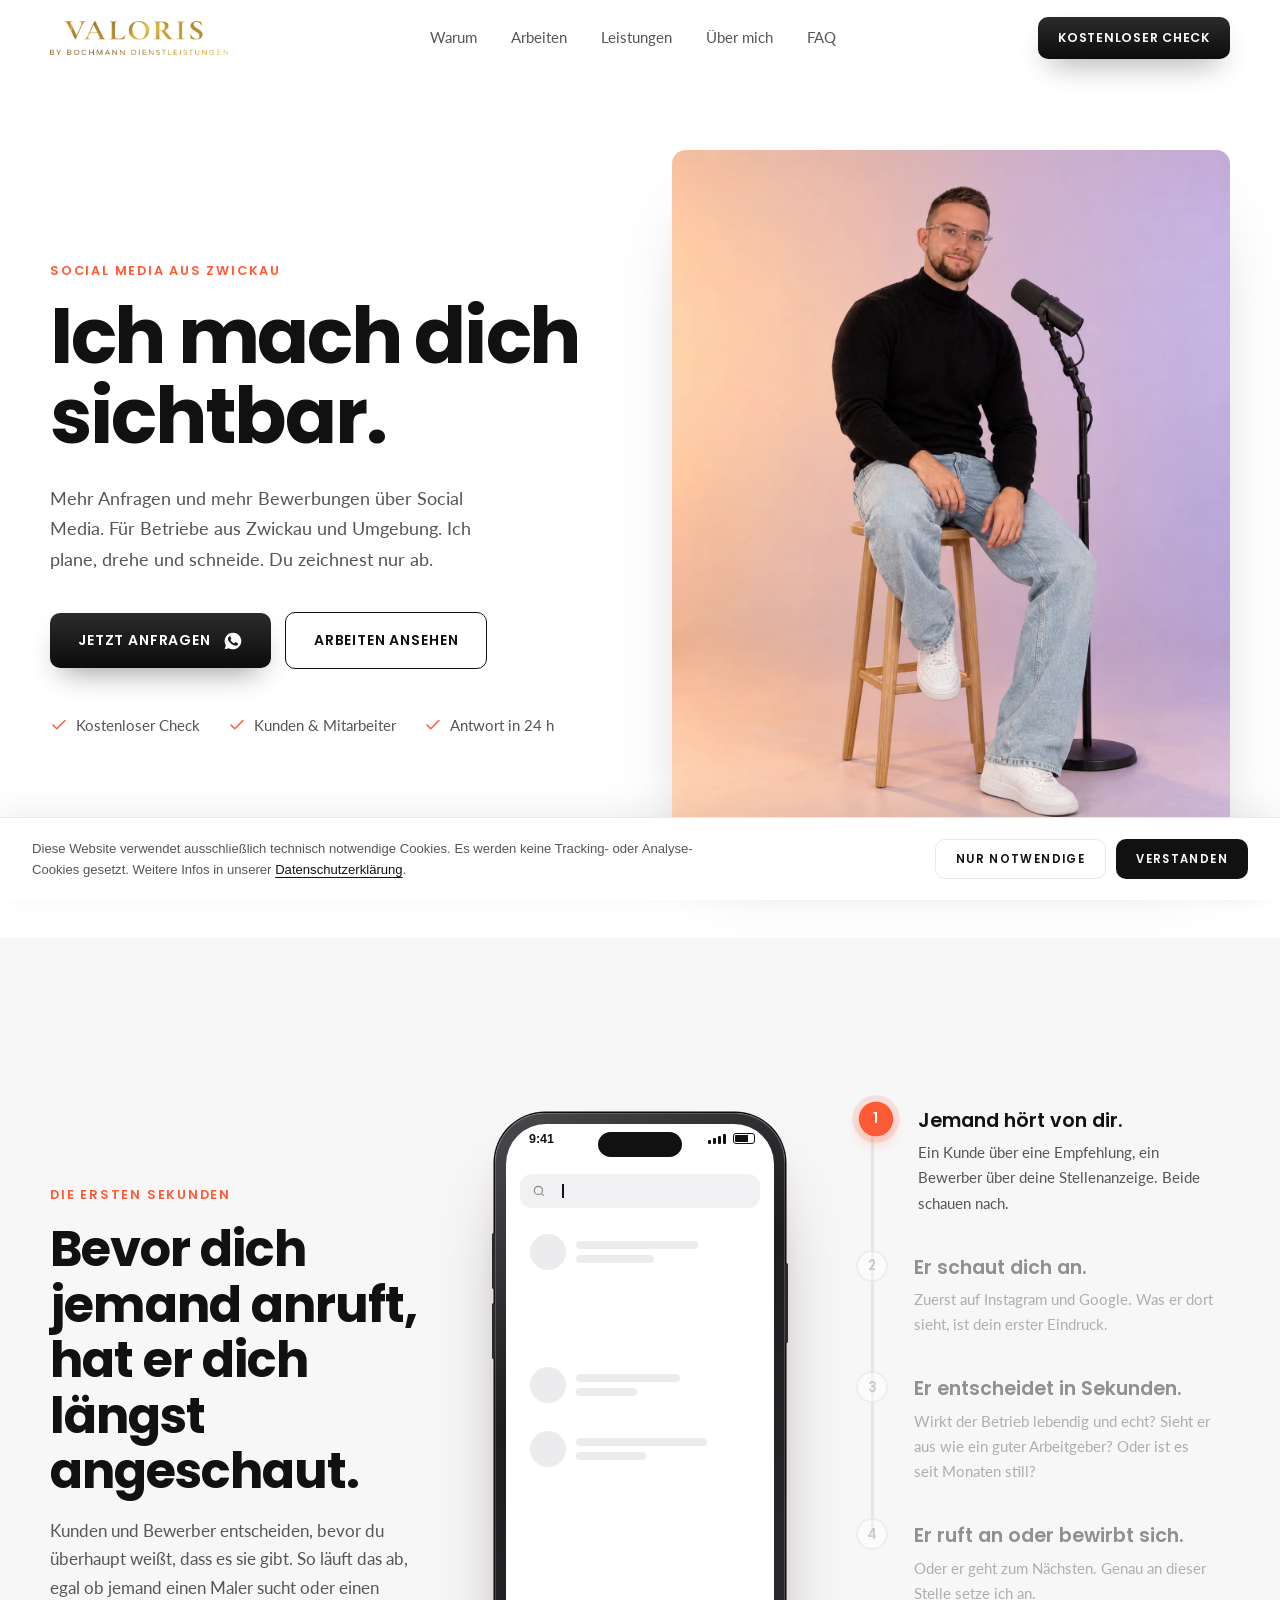
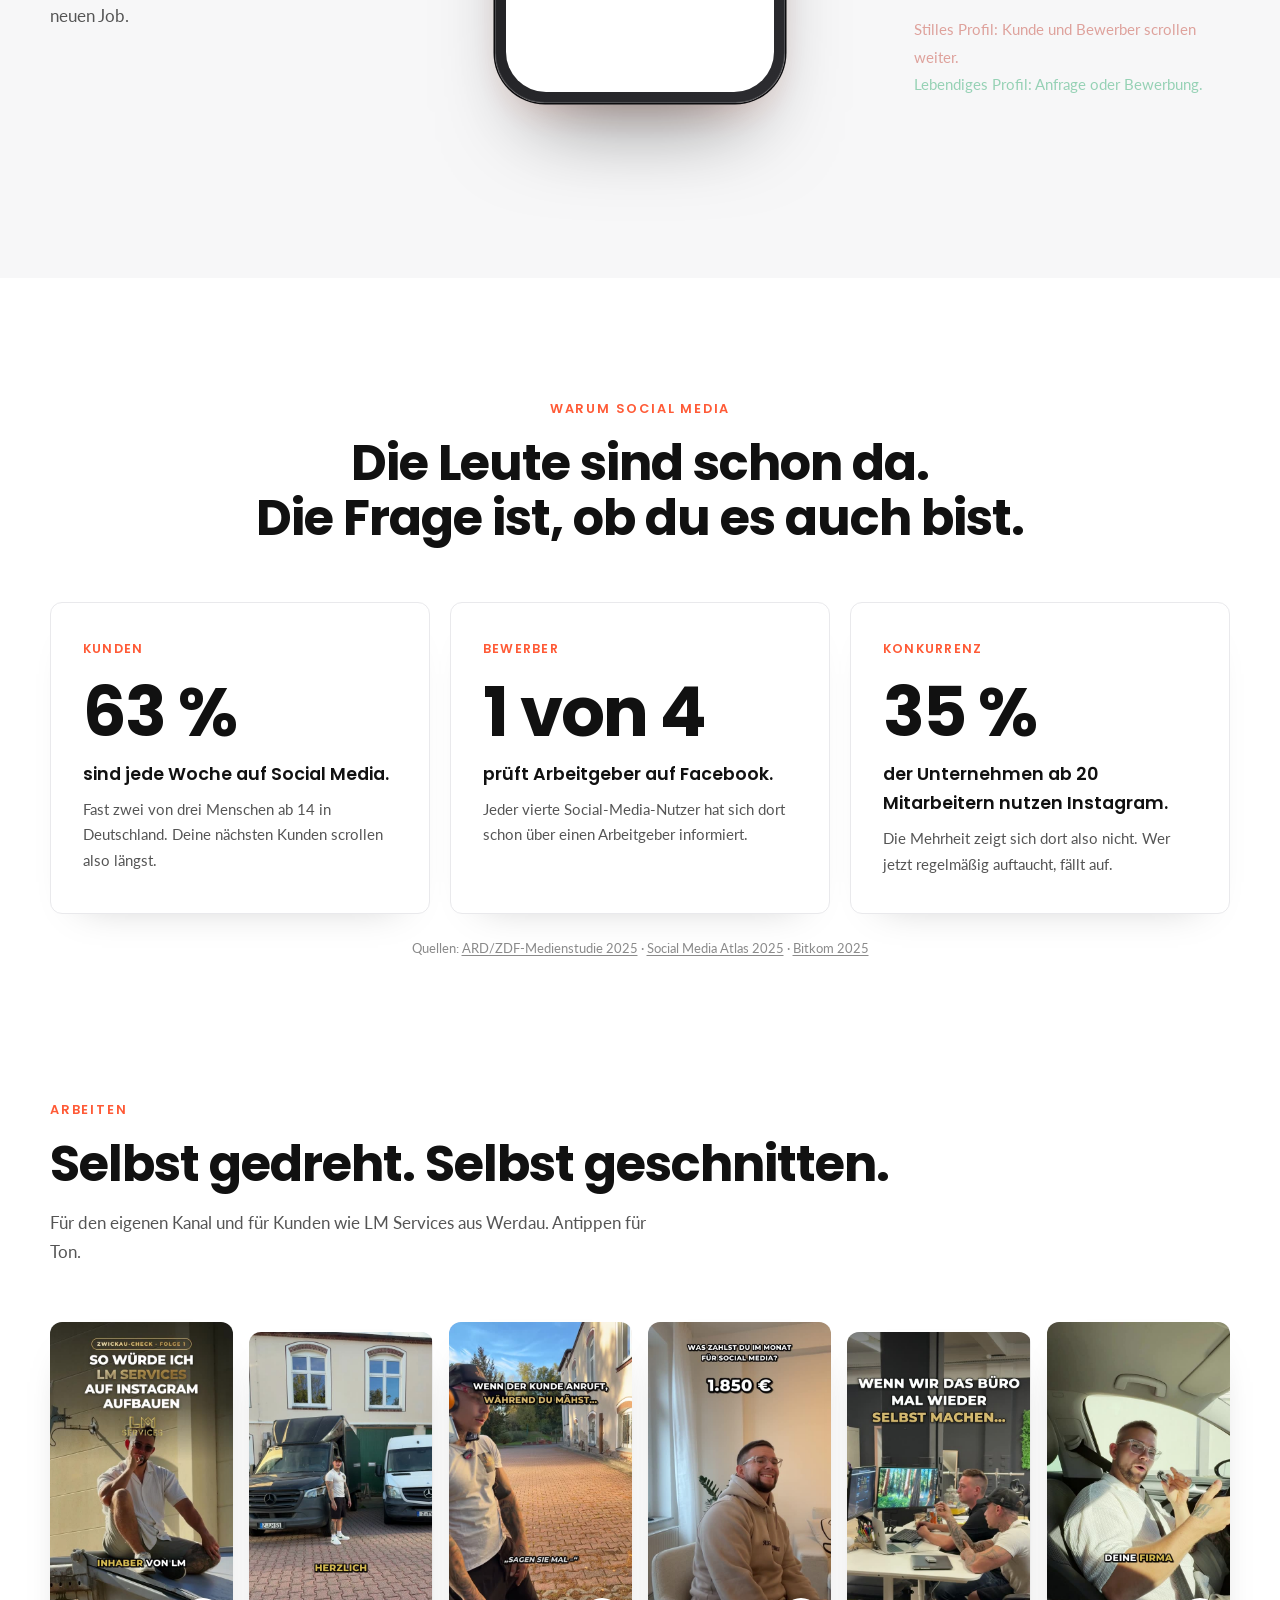
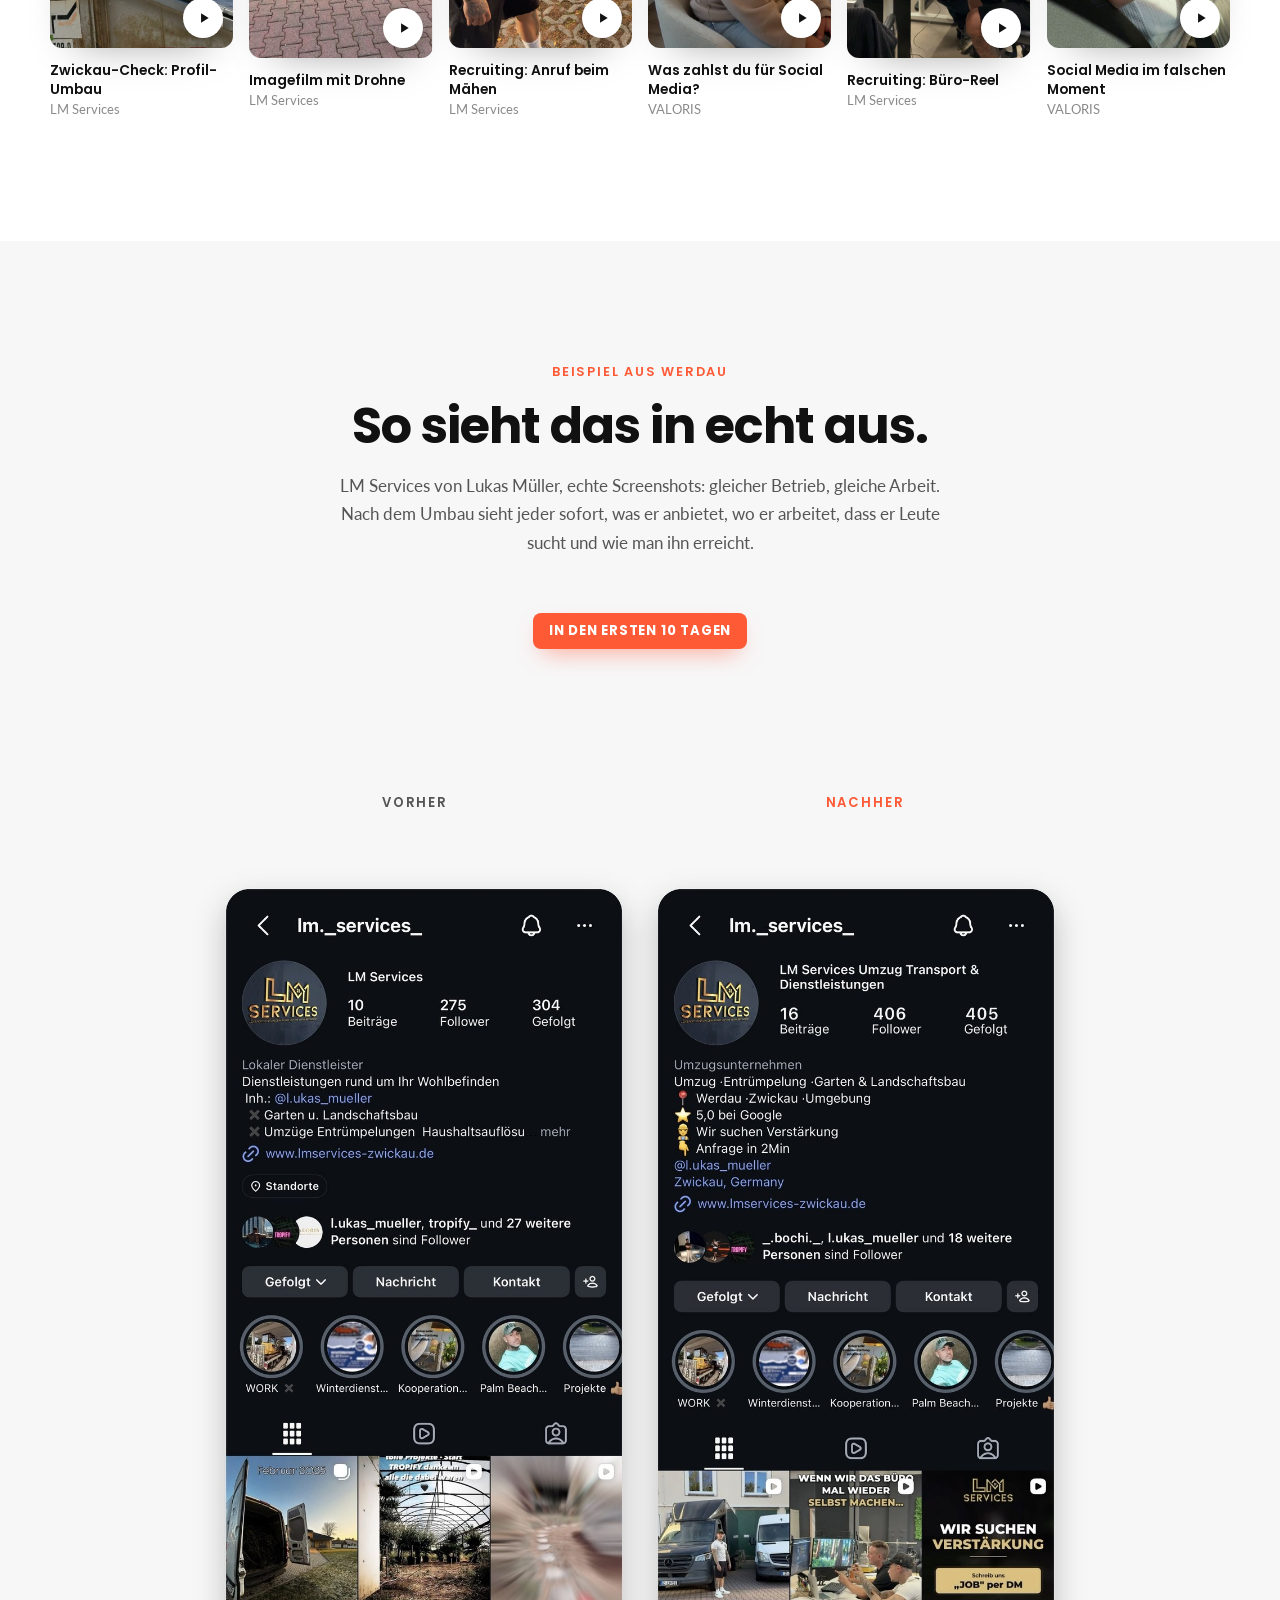
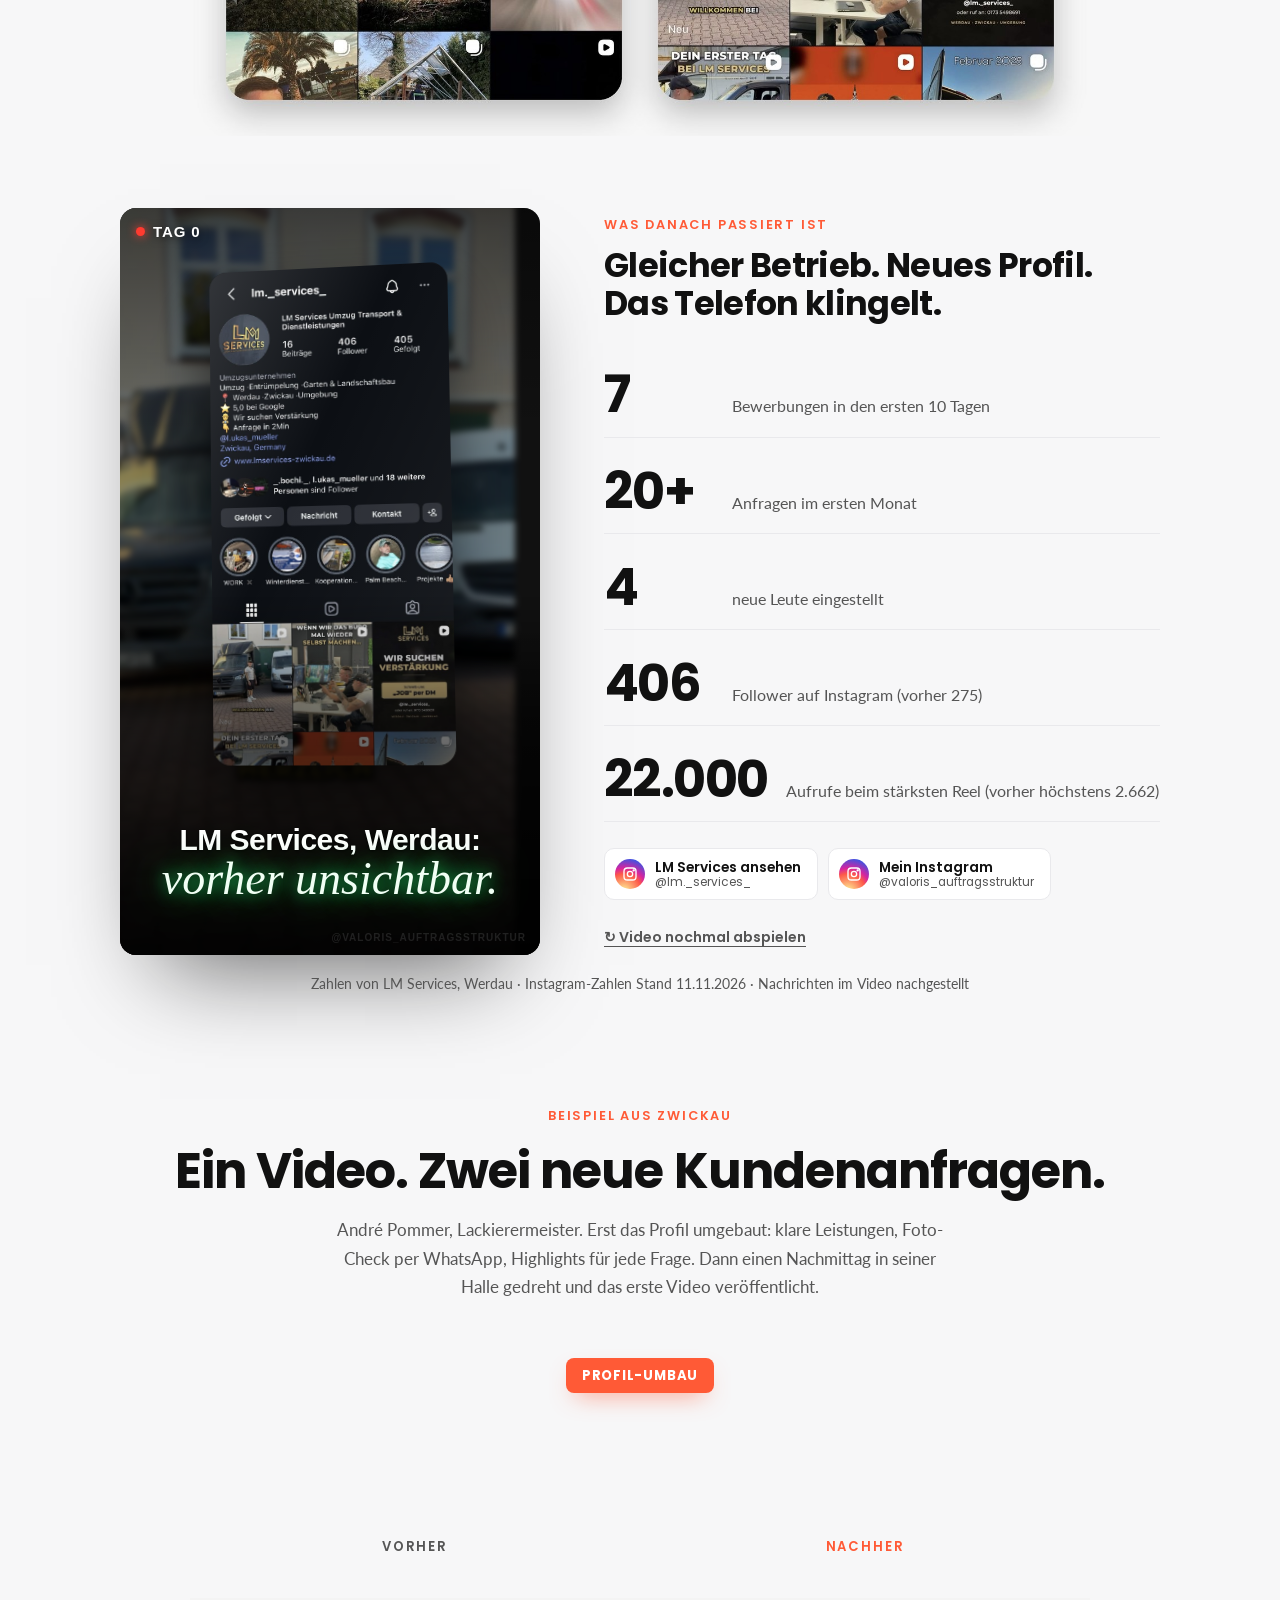
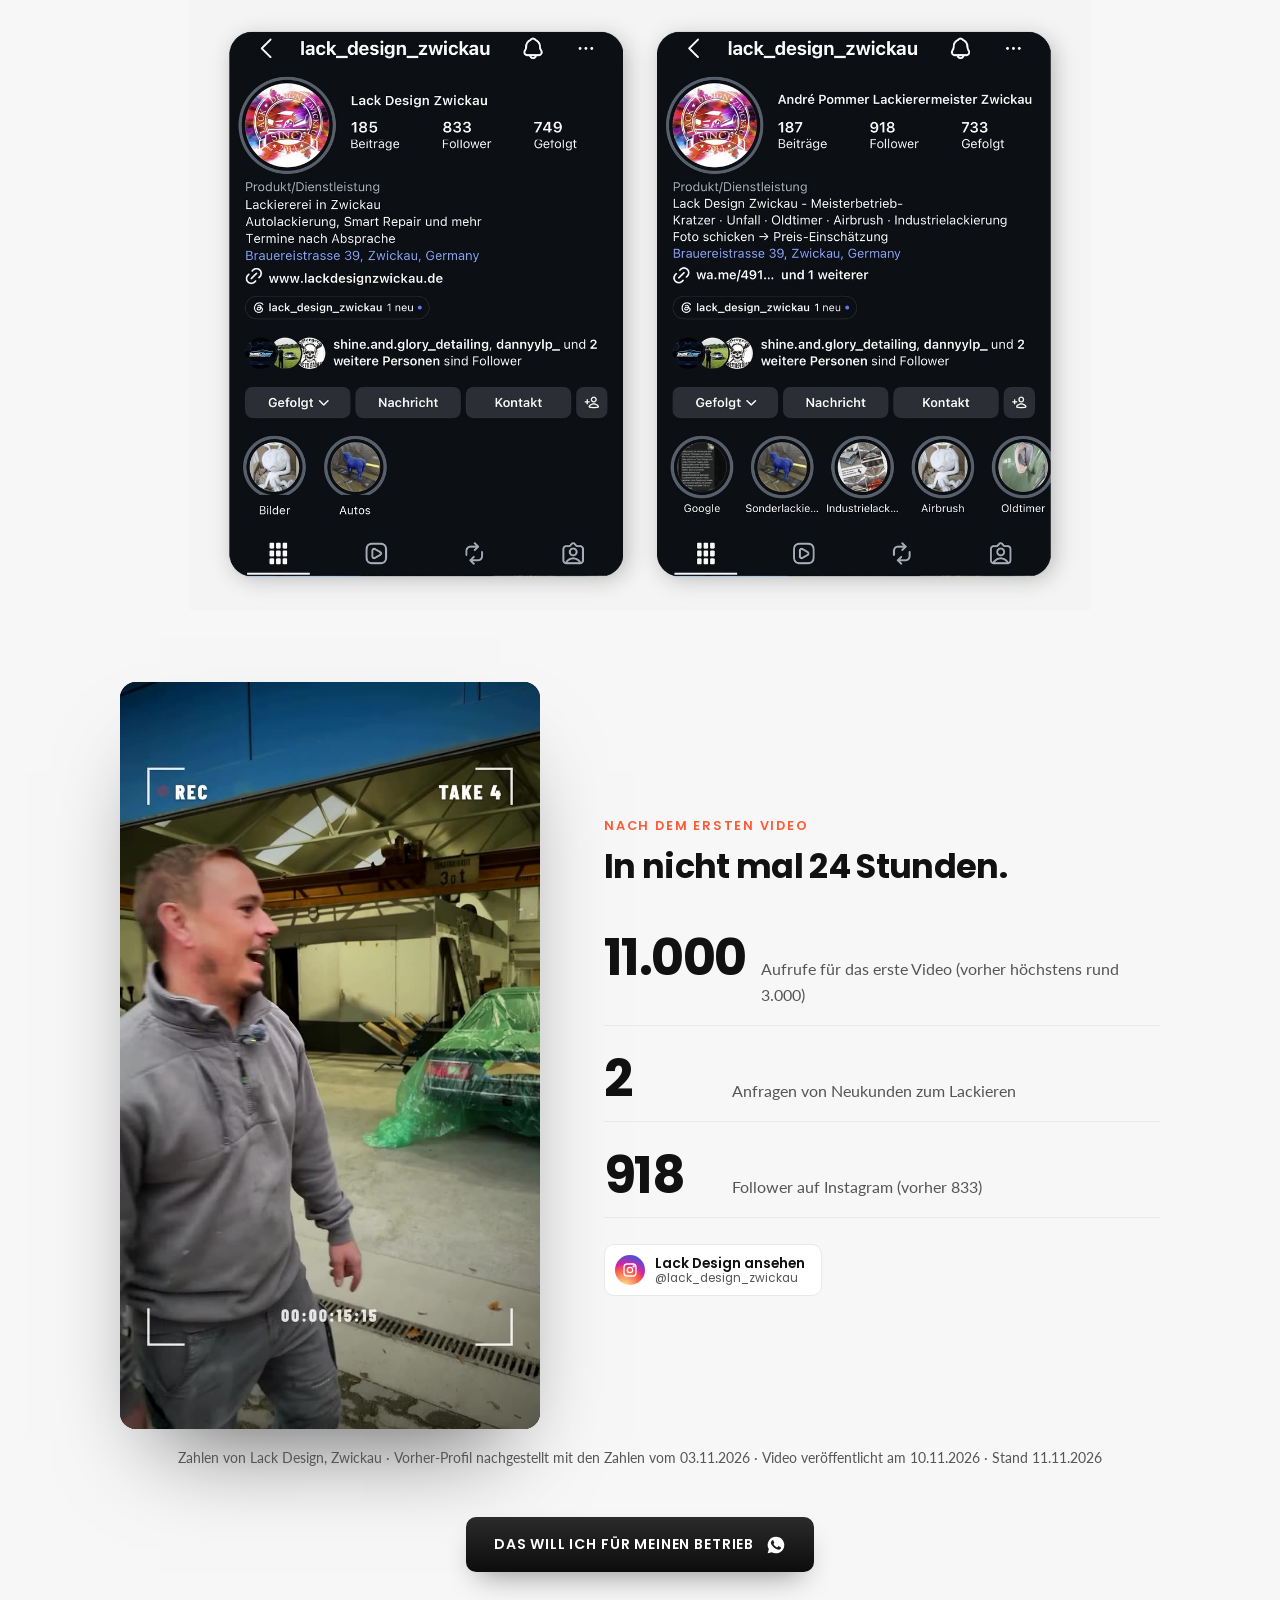
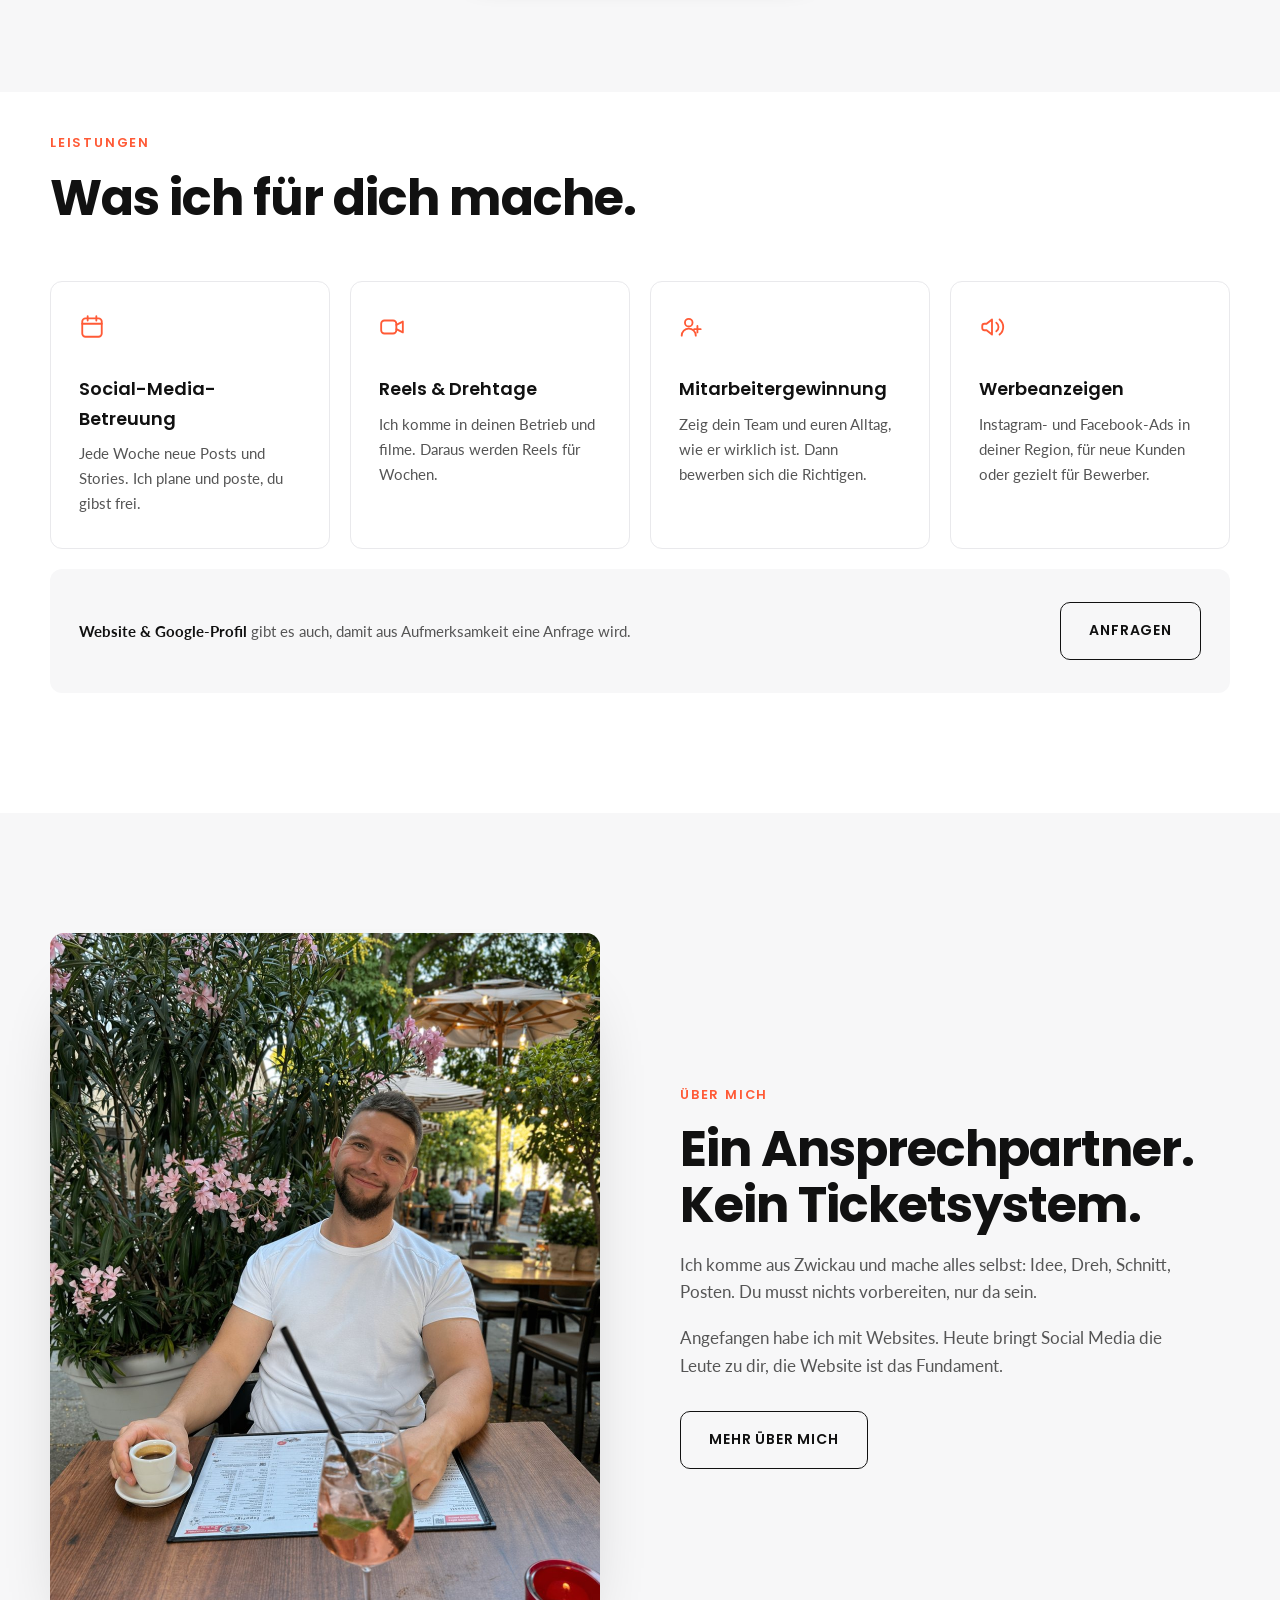
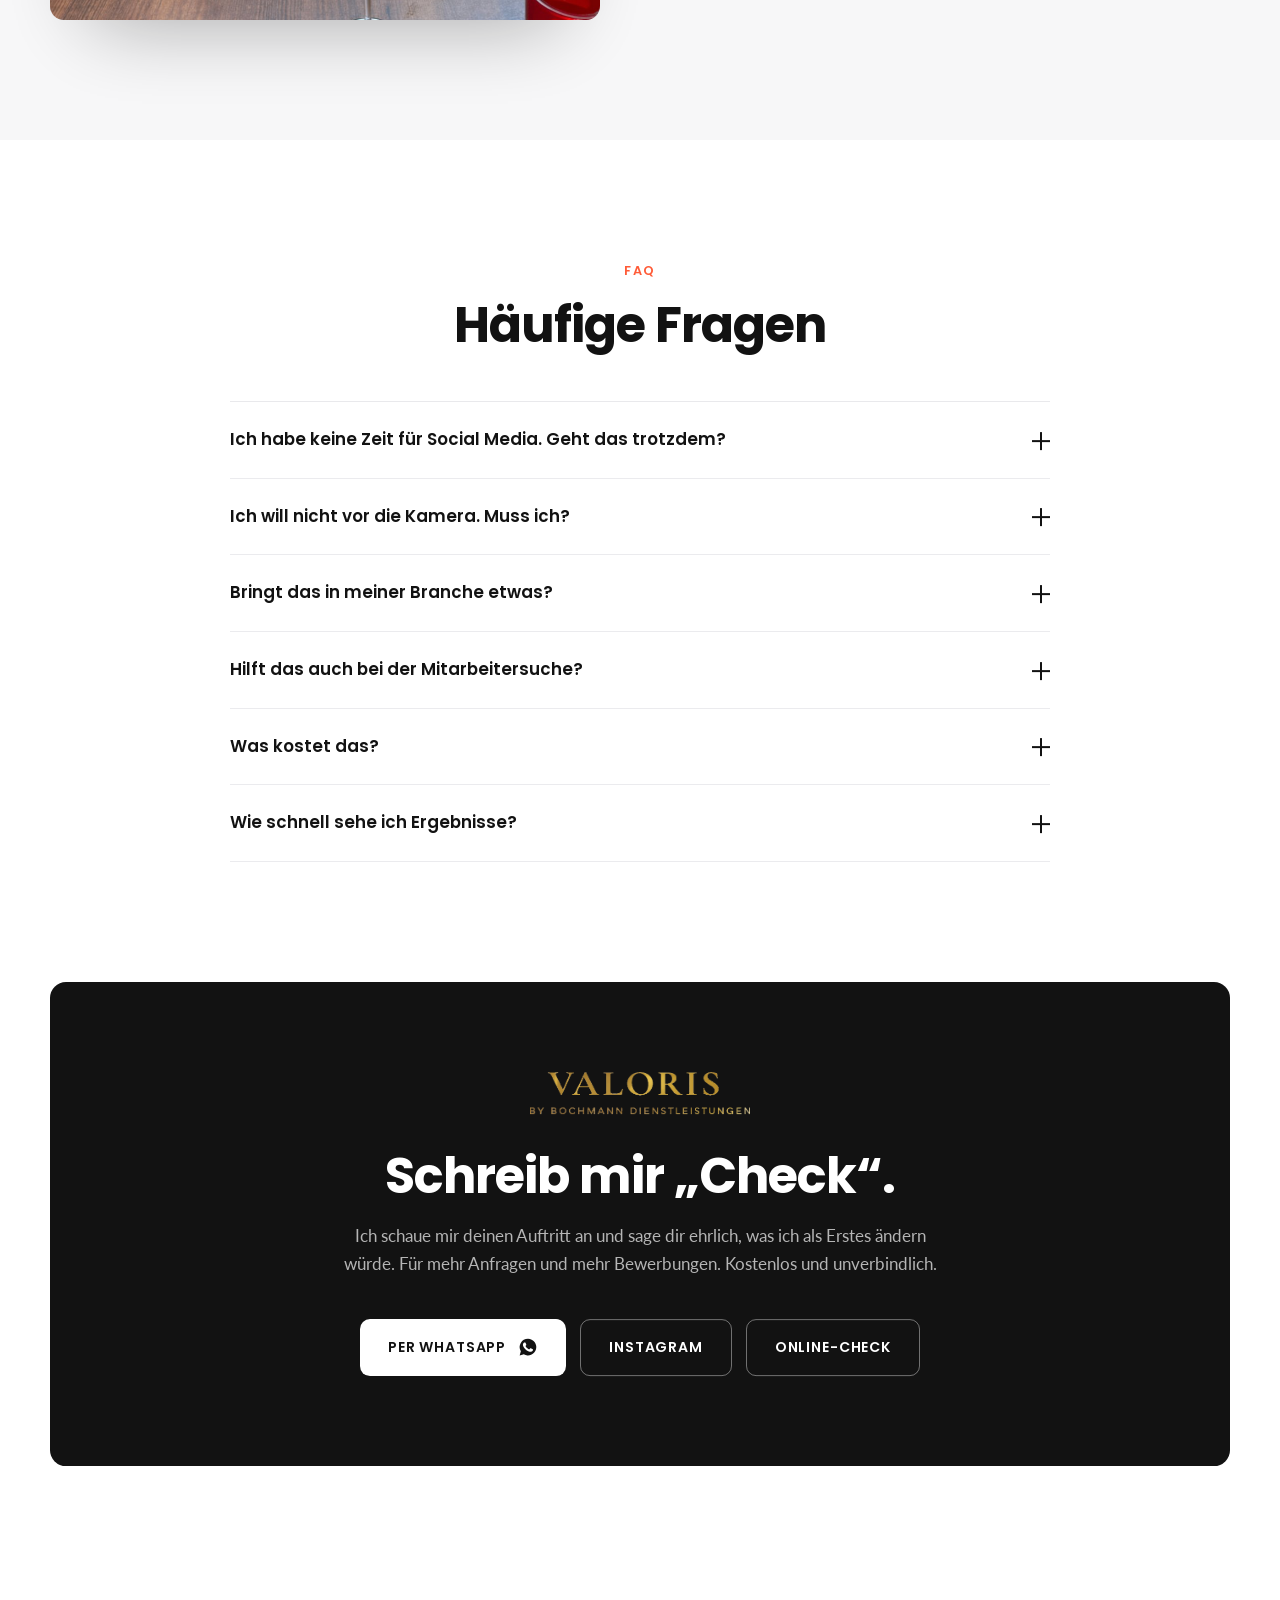
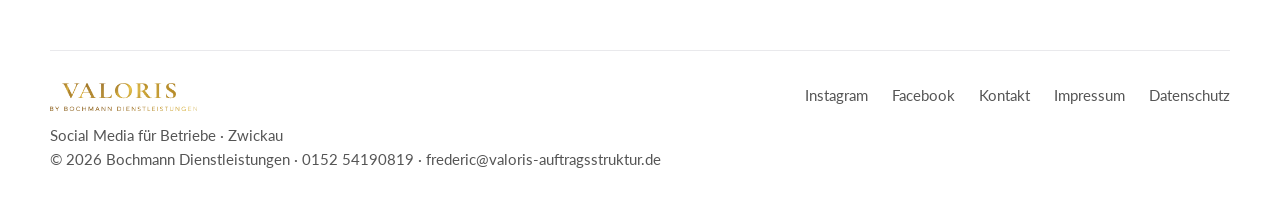
<file: index.html>
<!DOCTYPE html>
<html lang="de">
<head>
<meta charset="UTF-8">
<meta name="viewport" content="width=device-width,initial-scale=1">
<title>VALORIS | Social Media für Betriebe in Zwickau</title>
<meta name="description" content="Mehr Anfragen und Bewerbungen über Social Media: Reels, Recruiting und Werbung für Betriebe in Zwickau. Ich plane, drehe und schneide. Kostenloser Check.">
<link rel="canonical" href="https://www.valoris-auftragsstruktur.de/">
<meta property="og:type" content="website">
<meta property="og:site_name" content="VALORIS">
<meta property="og:locale" content="de_DE">
<meta property="og:url" content="https://www.valoris-auftragsstruktur.de/">
<meta property="og:title" content="VALORIS | Social Media für Betriebe in Zwickau">
<meta property="og:description" content="Mehr Anfragen und mehr Bewerbungen: Reels, Recruiting und Werbung für Betriebe aus Zwickau und Umgebung.">
<meta property="og:image" content="https://www.valoris-auftragsstruktur.de/assets/v2/og.jpg">
<meta name="twitter:card" content="summary_large_image">
<link rel="icon" type="image/png" href="assets/v2/favicon.png">
<meta name="theme-color" content="#ffffff">
<link rel="preconnect" href="https://fonts.bunny.net" crossorigin>
<link rel="preload" as="image" href="assets/v2/frederic-studio.webp" fetchpriority="high">
<link href="https://fonts.bunny.net/css?family=poppins:500,600,700|lato:400,700&display=swap" rel="stylesheet">
<script type="application/ld+json">
{"@context":"https://schema.org","@type":"ProfessionalService","@id":"https://www.valoris-auftragsstruktur.de/#organisation","name":"VALORIS","alternateName":"VALORIS Auftragsstruktur","description":"VALORIS ist eine Social-Media-Agentur aus Zwickau. Frederic Bochmann plant, dreht und schneidet Reels für Handwerksbetriebe, Dienstleister und Gastronomie in Westsachsen, betreut Instagram und Facebook und schaltet Meta-Anzeigen für mehr Kundenanfragen und Bewerbungen.","logo":"https://www.valoris-auftragsstruktur.de/assets/v2/valoris-logo.png","knowsAbout":["Social-Media-Marketing","Instagram Reels","Recruiting über Social Media","Meta-Ads","Personal Branding","Videoproduktion"],"priceRange":"€€","url":"https://www.valoris-auftragsstruktur.de/","image":"https://www.valoris-auftragsstruktur.de/assets/v2/frederic-studio.webp","telephone":"+4915254190819","email":"frederic@valoris-auftragsstruktur.de","founder":{"@type":"Person","name":"Frederic Bochmann"},"address":{"@type":"PostalAddress","streetAddress":"Karl-Kippenhahn-Straße 17","postalCode":"08058","addressLocality":"Zwickau","addressCountry":"DE"},"areaServed":["Zwickau","Werdau","Crimmitschau","Glauchau","Meerane","Sachsen"],"sameAs":["https://www.instagram.com/valoris_auftragsstruktur/","https://www.facebook.com/people/Valoris-Auftragsstruktur/61564795752910/"]}
</script>
<script type="application/ld+json">
{"@context":"https://schema.org","@type":"FAQPage","mainEntity":[
{"@type":"Question","name":"Ich habe keine Zeit für Social Media. Geht das trotzdem?","acceptedAnswer":{"@type":"Answer","text":"Genau dafür gibt es mich. Ich plane, drehe, schneide und poste. Du brauchst etwa eine Stunde für den Drehtag und ein paar Minuten pro Woche zum Freigeben."}},
{"@type":"Question","name":"Ich will nicht vor die Kamera. Muss ich?","acceptedAnswer":{"@type":"Answer","text":"Nein. Dein Team, eure Arbeit, Vorher-Nachher und Baustellen funktionieren genauso. Wer möchte, kommt vor die Kamera, niemand muss."}},
{"@type":"Question","name":"Bringt das in meiner Branche etwas?","acceptedAnswer":{"@type":"Answer","text":"Wenn deine Kunden oder Bewerber ein Smartphone haben: ja. Gerade Handwerk, Dienstleister und Gastronomie wirken auf Instagram und Facebook stark, weil man die Arbeit sieht."}},
{"@type":"Question","name":"Hilft das auch bei der Mitarbeitersuche?","acceptedAnswer":{"@type":"Answer","text":"Ja, sogar besonders. Gute Fachkräfte suchen selten aktiv, aber sie scrollen. Wenn sie dein Team und euren Alltag sehen, bewerben sie sich eher. Auf Wunsch schalte ich zusätzlich gezielte Recruiting-Anzeigen in deiner Region."}},
{"@type":"Question","name":"Was kostet das?","acceptedAnswer":{"@type":"Answer","text":"Das hängt vom Umfang ab. Nach dem kostenlosen Check bekommst du ein klares Angebot mit festem Monatspreis, ohne versteckte Kosten."}},
{"@type":"Question","name":"Wie schnell sehe ich Ergebnisse?","acceptedAnswer":{"@type":"Answer","text":"Die ersten Inhalte sind nach dem Drehtag innerhalb weniger Tage online. Reichweite und Anfragen wachsen mit der Regelmäßigkeit. Jeden Monat schauen wir gemeinsam auf die Zahlen."}}
]}
</script>
<style>
:root{--ink:#111;--soft:#555;--mute:#8a8a8a;--line:#e9e9ec;--bg:#fff;--bg2:#f7f7f8;--accent:#ff5a36;--green:#1fa463;--r:12px;--ease:cubic-bezier(.22,1,.36,1)}
*{margin:0;padding:0;box-sizing:border-box}
html{scroll-behavior:smooth}
body{background:var(--bg);color:var(--ink);font-family:'Lato',sans-serif;font-size:17px;line-height:1.65;-webkit-font-smoothing:antialiased;overflow-x:hidden}
a{color:inherit;text-decoration:none}
img,video{display:block;max-width:100%}
button{font:inherit;color:inherit;background:none;border:0;cursor:pointer}
h1,h2,h3,.logo,.btn,.num{font-family:'Poppins',sans-serif}

/* NAV */
.nav{position:fixed;top:0;left:0;right:0;z-index:500;background:rgba(255,255,255,.92);backdrop-filter:blur(12px);-webkit-backdrop-filter:blur(12px);border-bottom:1px solid transparent;transition:border-color .3s}
.nav.sc{border-color:var(--line)}
.nav-in{width:min(1180px,calc(100% - 40px));margin:0 auto;height:76px;display:flex;align-items:center;justify-content:space-between}
.logo img{height:34px;width:auto}
.foot-logo{display:block;height:28px;width:auto;margin-bottom:12px}
.cta-logo{height:42px;width:auto;margin:0 auto 34px}
.mnav-logo{height:34px;width:auto;margin-bottom:24px}
.nav-links{display:flex;gap:34px;list-style:none;font-size:.95rem;color:var(--soft)}
.nav-links a:hover{color:var(--ink)}
.btn{display:inline-flex;align-items:center;gap:12px;padding:16px 28px;border-radius:10px;font-size:.88rem;font-weight:600;letter-spacing:.06em;text-transform:uppercase;transition:transform .2s var(--ease),box-shadow .25s,background .2s,color .2s}
.btn:active{transform:scale(.97)}
.btn svg{width:20px;height:20px;flex:none}
.btn-dark{background:linear-gradient(180deg,#2b2b2b,#0c0c0c);color:#fff;box-shadow:0 14px 30px -12px rgba(0,0,0,.45)}
.btn-dark:hover{box-shadow:0 18px 36px -12px rgba(0,0,0,.55)}
.btn-line{border:1.5px solid var(--ink)}
.btn-line:hover{background:var(--ink);color:#fff}
.nav .btn{padding:11px 20px;font-size:.78rem}
.ham{display:none;width:42px;height:42px;align-items:center;justify-content:center}
.ham span{display:block;width:20px;height:2px;background:var(--ink);box-shadow:0 6px 0 var(--ink),0 -6px 0 var(--ink)}
.mnav{display:none;position:fixed;inset:0;z-index:490;background:#fff;padding:110px 28px 40px;flex-direction:column}
.mnav.open{display:flex}
.mnav a{font-family:'Poppins',sans-serif;font-size:1.6rem;font-weight:600;padding:14px 0;border-bottom:1px solid var(--line)}

/* LAYOUT */
.wrap{width:min(1180px,calc(100% - 40px));margin:0 auto}
section{padding:120px 0}
.eyebrow{font-family:'Poppins',sans-serif;font-size:.8rem;font-weight:600;letter-spacing:.14em;text-transform:uppercase;color:var(--accent);margin-bottom:16px}
h2{font-size:clamp(2rem,4vw,3.1rem);font-weight:700;line-height:1.12;letter-spacing:-.02em}
.lead{color:var(--soft);font-size:1.08rem;max-width:620px;margin-top:18px}
.center{text-align:center}.center .lead{margin-left:auto;margin-right:auto}

/* HERO */
.hero{padding:150px 0 90px}
.hero-grid{display:grid;grid-template-columns:1fr 1fr;gap:64px;align-items:center}
h1{font-size:clamp(2.9rem,6vw,5rem);font-weight:700;line-height:1.04;letter-spacing:-.03em}
.hero p{color:var(--soft);font-size:1.15rem;max-width:460px;margin:26px 0 38px}
.hero-btns{display:flex;gap:14px;flex-wrap:wrap;align-items:center}
.hero-img{border-radius:14px;overflow:hidden;aspect-ratio:4/5;box-shadow:0 40px 80px -40px rgba(0,0,0,.35)}
.hero-img img{width:100%;height:100%;object-fit:cover;object-position:50% 30%}
.trust{display:flex;gap:28px;flex-wrap:wrap;margin-top:44px;color:var(--soft);font-size:.92rem}
.trust span{display:flex;align-items:center;gap:8px}
.trust svg{width:18px;height:18px;stroke:var(--accent);fill:none;stroke-width:2;stroke-linecap:round;stroke-linejoin:round}

/* JOURNEY */
.journey{background:var(--bg2)}
.j-grid{display:grid;grid-template-columns:1fr 320px 1fr;gap:56px;align-items:center;min-height:min(80vh,700px)}
.phone{position:relative;width:290px;height:590px;margin:0 auto;border-radius:44px;background:#111;padding:10px;box-shadow:0 40px 80px -40px rgba(0,0,0,.45)}
.screen{position:relative;width:100%;height:100%;border-radius:35px;overflow:hidden;background:#fff}
.notch{position:absolute;top:10px;left:50%;transform:translateX(-50%);width:88px;height:24px;border-radius:20px;background:#111;z-index:5}
.scr{position:absolute;inset:0;padding:44px 14px 14px;opacity:0;transform:translateY(12px);transition:opacity .5s var(--ease),transform .5s var(--ease);font-size:.78rem}
.scr.on{opacity:1;transform:none}
.search{display:flex;align-items:center;gap:8px;background:#f1f1f3;border-radius:12px;padding:10px 12px;margin-bottom:16px}
.search svg{width:14px;height:14px;stroke:var(--mute);fill:none;stroke-width:2}
.caret{display:inline-block;width:1.5px;height:14px;background:var(--ink);animation:blink 1s steps(1) infinite;vertical-align:middle}
@keyframes blink{50%{opacity:0}}
.res{display:flex;gap:10px;align-items:center;padding:10px;border-radius:12px;margin-bottom:8px}
.res .av{width:36px;height:36px;border-radius:50%;background:#ececef;flex:none}
.res .ln{height:8px;border-radius:4px;background:#ececef}
.res.hit{position:relative;background:#fff1ec;box-shadow:inset 0 0 0 1.5px rgba(255,90,54,.25);opacity:0;transform:translateY(8px);transition:opacity .4s var(--ease),transform .4s var(--ease)}
.res.hit.show{opacity:1;transform:none}
.tap{position:absolute;left:50%;top:50%;width:46px;height:46px;margin:-23px 0 0 -23px;border-radius:50%;background:rgba(17,17,17,.18);transform:scale(0);opacity:0}
.tap.go{animation:tap .7s var(--ease)}
@keyframes tap{0%{transform:scale(.3);opacity:1}100%{transform:scale(1.6);opacity:0}}
.call{animation:none}.alive.on .call{animation:pulse 1.6s ease-in-out .6s infinite}
@keyframes pulse{0%,100%{box-shadow:0 0 0 0 rgba(31,164,99,.45)}50%{box-shadow:0 0 0 10px rgba(31,164,99,0)}}
.step{cursor:pointer}
.res b{display:block;font-size:.8rem}.res small{color:var(--soft);font-size:.7rem}
.prof-top{display:flex;align-items:center;gap:14px;margin-bottom:10px}
.prof-top .av{width:56px;height:56px;border-radius:50%;background:#ececef;flex:none}
.stats{display:flex;gap:14px;font-size:.7rem;color:var(--soft)}
.stats b{display:block;color:var(--ink);font-size:.86rem}
.bio b{font-size:.82rem}.bio p{color:var(--soft);font-size:.72rem;line-height:1.45;margin:2px 0 10px}
.grid9{display:grid;grid-template-columns:repeat(3,1fr);gap:3px}
.grid9 i{aspect-ratio:1;background:#efeff2;display:block}
.alive .grid9 i{transform:scale(.7);opacity:0;transition:transform .45s var(--ease),opacity .45s}
.alive.on .grid9 i{transform:none;opacity:1}
.alive.on .grid9 i:nth-child(2){transition-delay:.05s}.alive.on .grid9 i:nth-child(3){transition-delay:.1s}.alive.on .grid9 i:nth-child(4){transition-delay:.15s}.alive.on .grid9 i:nth-child(5){transition-delay:.2s}.alive.on .grid9 i:nth-child(6){transition-delay:.25s}.alive.on .grid9 i:nth-child(7){transition-delay:.3s}.alive.on .grid9 i:nth-child(8){transition-delay:.35s}.alive.on .grid9 i:nth-child(9){transition-delay:.4s}
.igbar{display:flex;align-items:center;justify-content:space-between;margin:-6px 0 12px;font-size:.8rem}
.igbar svg{width:16px;height:16px;fill:none;stroke:var(--ink);stroke-width:2}.igbar svg circle{fill:var(--ink);stroke:none}
.av-stale,.av-live{display:flex;align-items:center;justify-content:center;font-family:'Poppins',sans-serif;font-weight:700;font-size:.9rem;letter-spacing:.02em}
.av-stale{background:#e4e4e8!important;color:#999}
.av-live{background:#1f3b63!important;color:#fff;box-shadow:0 0 0 2.5px #fff,0 0 0 4.5px #e1306c!important}
.av.sm{font-size:.62rem}
.stats{flex:1;justify-content:space-around;text-align:center}
.bio em{display:block;font-style:normal;color:var(--mute);font-size:.68rem}
.bio .job{color:#1f3b63;font-weight:700}
.igbtns{display:flex;gap:6px;margin:4px 0 10px}.igbtns span{flex:1;text-align:center;padding:6px;border-radius:8px;background:#efeff2;font-weight:700;font-size:.72rem}.igbtns .f{background:#0095f6;color:#fff}
.hls{display:flex;gap:10px;margin:2px 0 8px;font-size:.6rem;text-align:center;color:var(--soft)}
.hls span{display:flex;flex-direction:column;align-items:center;gap:3px}
.hls i{width:42px;height:42px;border-radius:50%;background-size:cover;background-position:center;box-shadow:inset 0 0 0 2px #fff,0 0 0 1px #d9d9de}
.tabs{display:flex;justify-content:center;border-top:1px solid #eee;padding:6px 0;margin-bottom:2px}.tabs svg{width:16px;height:16px;fill:none;stroke:var(--ink);stroke-width:1.6}
.grid9 i{background-size:cover;background-position:center}
.grid9.stale i{filter:saturate(.55) brightness(1.04) contrast(.9)}
.alive .grid9 i{background-color:#ddd}
.ctas{position:absolute;left:14px;right:14px;bottom:14px;display:flex;gap:8px}
.ctas span{flex:1;text-align:center;padding:11px;border-radius:12px;color:#fff;font-family:'Poppins',sans-serif;font-weight:600;font-size:.8rem}
.ctas .apply{background:#111}
.note{margin-top:10px;text-align:center;color:var(--mute);font-size:.7rem}
.timer{position:absolute;left:50%;top:50%;transform:translate(-50%,-50%);background:#111;color:#fff;border-radius:14px;padding:14px 20px;font-family:'Poppins',sans-serif;font-weight:600;font-size:.9rem;white-space:nowrap}
.timer b{font-size:1.3rem;font-variant-numeric:tabular-nums}
.call{background:var(--green)}
.steps{position:relative;padding-left:34px}
.steps .track{position:absolute;left:9px;top:6px;bottom:6px;width:2px;background:#ddd;border-radius:2px;overflow:hidden}
.steps .track i{display:block;width:100%;height:0;background:var(--accent);transition:height .8s var(--ease)}
.step{position:relative;padding:12px 0 22px;opacity:.35;transition:opacity .5s}
.step.on{opacity:1}
.step::before{content:'';position:absolute;left:-31px;top:18px;width:12px;height:12px;border-radius:50%;background:var(--bg2);box-shadow:inset 0 0 0 2px #bbb}
.step.on::before{background:var(--accent);box-shadow:none}
.step small{font-family:'Poppins',sans-serif;font-size:.74rem;font-weight:600;color:var(--mute)}
.step h3{font-size:1.2rem;font-weight:600;margin:2px 0 4px}
.step p{color:var(--soft);font-size:.95rem;max-width:300px}
.result{margin-top:10px;font-size:.92rem;line-height:1.8}
.result .no{color:#c0392b}.result .yes{color:var(--green)}

/* FAKTEN */
.facts{display:grid;grid-template-columns:repeat(3,1fr);gap:20px;margin-top:56px}
.fact{border:1px solid var(--line);border-radius:var(--r);padding:36px 32px;box-shadow:0 20px 40px -32px rgba(0,0,0,.25)}
.fact .tag{font-family:'Poppins',sans-serif;font-size:.78rem;font-weight:600;color:var(--accent);text-transform:uppercase;letter-spacing:.1em}
.num{font-size:clamp(3.2rem,5.4vw,4.4rem);font-weight:700;letter-spacing:-.03em;line-height:1;margin-top:18px}
.fact h3{font-size:1.1rem;font-weight:600;margin:14px 0 8px}
.fact p{color:var(--soft);font-size:.95rem}
.src{margin-top:24px;font-size:.8rem;color:var(--mute)}
.src a{text-decoration:underline;text-underline-offset:2px}

/* REELS */
.reels{display:grid;grid-template-columns:repeat(6,1fr);gap:16px;margin-top:56px}
.reel{display:block;width:100%;text-align:left}
.reel-v{position:relative;aspect-ratio:9/16;border-radius:12px;overflow:hidden;background:#eee;box-shadow:0 20px 40px -26px rgba(0,0,0,.4);transition:transform .4s var(--ease)}
.reel:hover .reel-v{transform:translateY(-4px)}
.reel-v video{width:100%;height:100%;object-fit:cover}
.play{position:absolute;right:10px;bottom:10px;width:40px;height:40px;border-radius:50%;background:#fff;display:flex;align-items:center;justify-content:center;box-shadow:0 6px 16px rgba(0,0,0,.2)}
.play svg{width:14px;height:14px;fill:var(--ink);margin-left:2px}
.reel-t{font-family:'Poppins',sans-serif;font-size:.86rem;font-weight:600;line-height:1.35;margin-top:14px}
.reel-k{font-size:.82rem;color:var(--mute)}

/* LEISTUNGEN */
.cards{display:grid;grid-template-columns:repeat(4,1fr);gap:20px;margin-top:56px}
.card{border:1px solid var(--line);border-radius:var(--r);padding:32px 28px;transition:box-shadow .3s,transform .3s var(--ease)}
.card:hover{box-shadow:0 24px 50px -30px rgba(0,0,0,.3);transform:translateY(-3px)}
.card svg{width:26px;height:26px;stroke:var(--accent);fill:none;stroke-width:1.7;stroke-linecap:round;stroke-linejoin:round;margin-bottom:26px}
.card h3{font-size:1.12rem;font-weight:600;margin-bottom:8px}
.card p{color:var(--soft);font-size:.95rem}
.card-wide{grid-column:1/-1;display:flex;justify-content:space-between;align-items:center;gap:20px;flex-wrap:wrap;background:var(--bg2);border-color:transparent}
.card-wide:hover{transform:none;box-shadow:none}

/* ÜBER MICH */
.about{display:grid;grid-template-columns:1fr 1fr;gap:80px;align-items:center}
.about-img{border-radius:14px;overflow:hidden;aspect-ratio:4/5;box-shadow:0 40px 80px -40px rgba(0,0,0,.35)}
.about-img img{width:100%;height:100%;object-fit:cover;object-position:50% 35%}
.about p{color:var(--soft);font-size:1.05rem;margin-top:18px;max-width:500px}
.about .btn{margin-top:32px}

/* FAQ */
.faq{max-width:820px;margin:48px auto 0;border-top:1px solid var(--line)}
.faq details{border-bottom:1px solid var(--line)}
.faq summary{list-style:none;cursor:pointer;display:flex;justify-content:space-between;align-items:center;gap:20px;padding:24px 0;font-family:'Poppins',sans-serif;font-weight:600;font-size:1.05rem}
.faq summary::-webkit-details-marker{display:none}
.faq summary i{flex:none;width:18px;height:18px;position:relative;transition:transform .3s var(--ease)}
.faq summary i::before,.faq summary i::after{content:'';position:absolute;left:0;top:50%;width:18px;height:2px;background:var(--ink)}
.faq summary i::after{transform:rotate(90deg)}
.faq details[open] summary i{transform:rotate(45deg)}
.faq .ans{color:var(--soft);padding:0 0 24px;max-width:680px}

/* CTA */
.cta{background:#111;color:#fff;border-radius:16px;padding:90px 48px;text-align:center}
.cta h2{color:#fff}
.cta .lead{color:#b5b5b5;margin:18px auto 0}
.cta-btns{display:flex;gap:14px;justify-content:center;flex-wrap:wrap;margin-top:40px}
.btn-white{background:#fff;color:var(--ink)}
.btn-ghost-w{border:1.5px solid rgba(255,255,255,.4);color:#fff}
.btn-ghost-w:hover{border-color:#fff}

/* LIGHTBOX / WA / FOOTER */
.lb{position:fixed;inset:0;z-index:900;background:rgba(0,0,0,.85);display:none;align-items:center;justify-content:center;padding:24px}
.lb.open{display:flex}
.lb video{max-height:88vh;max-width:min(100%,480px);border-radius:12px;background:#000}
.lb-x{position:absolute;top:18px;right:20px;color:#fff;font-family:'Poppins',sans-serif;font-size:.85rem;font-weight:600;padding:10px}
.wa{position:fixed;right:20px;bottom:20px;z-index:600;width:56px;height:56px;border-radius:50%;background:#25D366;display:flex;align-items:center;justify-content:center;box-shadow:0 12px 30px -8px rgba(0,0,0,.3)}
.wa svg{width:28px;height:28px;fill:#fff}
footer{padding:64px 0 48px;font-size:.92rem;color:var(--soft)}
.foot{display:flex;justify-content:space-between;gap:30px;flex-wrap:wrap;border-top:1px solid var(--line);padding-top:32px}
.foot .links{display:flex;gap:24px;flex-wrap:wrap}
.foot a:hover{color:var(--ink)}

/* Cookie-Banner passend */
#vcb{background:#fff!important;color:var(--soft)!important;border-top:1px solid var(--line)!important;box-shadow:0 -10px 30px rgba(0,0,0,.06)}
#vcb *{color:inherit}#vcb a{color:var(--ink)!important}
#vcb-accept,#vcb-decline{border-radius:10px!important;font-family:'Poppins',sans-serif!important;font-weight:600!important}
#vcb-accept{background:#111!important;color:#fff!important}
#vcb-decline{color:var(--ink)!important;border:1px solid var(--line)!important}

.js .rv{opacity:0;transform:translateY(24px)}

@media(max-width:1000px){
  .nav-links,.nav-in>.btn{display:none}
  .ham{display:flex}
  section{padding:84px 0}
  .hero{padding:110px 0 60px}
  .hero-grid{grid-template-columns:1fr;gap:44px}
  .j-grid{grid-template-columns:1fr;gap:44px;min-height:0}
  .phone{width:260px;height:530px}
  .facts{grid-template-columns:1fr}
  .reels{grid-template-columns:repeat(3,1fr)}
  .cards{grid-template-columns:1fr 1fr}
  .about{grid-template-columns:1fr;gap:44px}
  .cta{padding:64px 24px;border-radius:12px}
}
@media(max-width:560px){
  h1{font-size:2.7rem}
  .reels{grid-template-columns:1fr 1fr;gap:12px}
  .cards{grid-template-columns:1fr}
  .btn{padding:15px 22px}
}
@media(prefers-reduced-motion:reduce){.caret{animation:none}html{scroll-behavior:auto}}


/* Schritte rechts: Nummern-Kreise statt dünner Linie */
.steps{padding-left:58px;counter-reset:st}
.steps .track{left:15px;top:26px;bottom:auto;width:3px;background:#e6e6ea;border-radius:3px}
.steps .track i{background:linear-gradient(180deg,#ff8a6b,var(--accent));border-radius:3px;transition:height .9s cubic-bezier(.22,1,.36,1)}
.step{counter-increment:st;padding:10px 0 24px;opacity:.45;transition:opacity .5s,transform .5s cubic-bezier(.22,1,.36,1)}
.step.on{opacity:.75}.step.cur{opacity:1;transform:translateX(4px)}
.step small{display:none}
.step::before{content:counter(st);left:-58px;top:10px;width:32px;height:32px;display:grid;place-items:center;font:600 .82rem/1 'Poppins',sans-serif;color:#9a9aa2;background:#fff;box-shadow:inset 0 0 0 2px #e1e1e6;transition:background .4s,color .4s,box-shadow .4s,transform .4s cubic-bezier(.2,1.5,.4,1)}
.step.on::before{content:'✓';background:#fff;color:var(--accent);box-shadow:inset 0 0 0 2px var(--accent)}
.step.cur::before{content:counter(st);background:var(--accent);color:#fff;box-shadow:0 0 0 6px rgba(255,90,54,.15),0 8px 18px -6px rgba(255,90,54,.6);transform:scale(1.08)}
.step h3{transition:color .4s}
.step.cur h3{color:var(--ink)}
/* Handy-Infografik: lebendiger (iPhone-Look, Float, Tilt, Neon-Marker, Banner, Herzen) */
.phwrap{perspective:1200px;--rx:0deg;--ry:0deg}
.phwrap .phone{background:linear-gradient(145deg,#4a4a4e,#1d1d20 40%,#2c2c30);padding:11px;border-radius:50px;box-shadow:0 0 0 1.5px #0d0d0f,inset 0 0 0 1px rgba(255,255,255,.18),0 50px 90px -40px rgba(0,0,0,.55),0 18px 40px -20px rgba(255,90,54,.25);transform:rotateX(var(--rx)) rotateY(var(--ry));transition:transform .4s cubic-bezier(.22,1,.36,1);animation:phfloat 6s ease-in-out infinite}
.phwrap .phone::before,.phwrap .phone::after{content:'';position:absolute;width:3px;border-radius:2px;background:#2a2a2e}
.phwrap .phone::before{left:-3px;top:120px;height:56px;box-shadow:0 70px 0 #2a2a2e}
.phwrap .phone::after{right:-3px;top:150px;height:80px}
@keyframes phfloat{0%,100%{translate:0 0}50%{translate:0 -8px}}
.phwrap .screen{border-radius:40px}
.phwrap .notch{top:19px;width:84px;height:25px;border-radius:20px}
.sbar{position:absolute;left:34px;right:30px;top:20px;z-index:6;display:flex;justify-content:space-between;align-items:center;font:600 12.5px/1 -apple-system,'Helvetica Neue',Arial,sans-serif;color:#111;pointer-events:none}
.sic{display:flex;align-items:flex-end;gap:2px}.sic i{width:3px;background:#111;border-radius:1px}.sic i:nth-child(1){height:4px}.sic i:nth-child(2){height:6px}.sic i:nth-child(3){height:8px}.sic i:nth-child(4){height:10px;margin-right:5px}
.sic b{width:22px;height:11px;border-radius:3px;border:1.5px solid #111;position:relative;background:linear-gradient(90deg,#111 70%,transparent 70%);background-clip:content-box;padding:1px}
.scr{padding-top:50px;transition:opacity .55s var(--ease),transform .55s var(--ease),filter .55s var(--ease);filter:blur(6px);transform:translateY(18px) scale(.97)}
.scr.on{filter:none;transform:none}
.stale-scr.on .grid9,.stale-scr.on .prof-top,.stale-scr.on .bio{filter:grayscale(.6);transition:filter 1.2s}
.stale-scr.flick{opacity:0!important;transform:translateY(-60px) rotate(-4deg) scale(.95)!important;transition:all .45s cubic-bezier(.6,0,.8,.4)!important}
.res.hit.show{animation:hitpop .5s cubic-bezier(.2,1.5,.4,1)}
@keyframes hitpop{0%{transform:scale(.9)}100%{transform:none}}
.pmk{position:relative;display:inline-block;padding:1px 5px;border-radius:5px;transition:box-shadow .4s,background .4s}
.pmk.red.on{box-shadow:0 0 0 1.5px #ff3b30,0 0 10px rgba(255,59,48,.7),0 0 22px rgba(255,59,48,.35);background:rgba(255,59,48,.06);color:#d92d20}
.pmk.green.on{box-shadow:0 0 0 1.5px #22c55e,0 0 10px rgba(34,197,94,.7),0 0 22px rgba(34,197,94,.35);background:rgba(34,197,94,.07)}
.av-live{position:relative;isolation:isolate}
.alive .av-live::before{content:'';position:absolute;inset:-5px;border-radius:50%;background:conic-gradient(#feda75,#fa7e1e,#d62976,#962fbf,#4f5bd5,#feda75);z-index:-1;animation:ring 3s linear infinite;-webkit-mask:radial-gradient(farthest-side,transparent calc(100% - 3px),#000 calc(100% - 3px));mask:radial-gradient(farthest-side,transparent calc(100% - 3px),#000 calc(100% - 3px))}
.alive .av-live{box-shadow:0 0 0 2.5px #fff!important}
@keyframes ring{to{transform:rotate(1turn)}}
.alive.on .grid9 i{animation:tile .5s cubic-bezier(.2,1.5,.4,1) both}
@keyframes tile{0%{transform:scale(.6);opacity:0}100%{transform:none;opacity:1}}
.alive.on .grid9 i:nth-child(1){animation-delay:.05s}.alive.on .grid9 i:nth-child(2){animation-delay:.1s}.alive.on .grid9 i:nth-child(3){animation-delay:.15s}.alive.on .grid9 i:nth-child(4){animation-delay:.2s}.alive.on .grid9 i:nth-child(5){animation-delay:.25s}.alive.on .grid9 i:nth-child(6){animation-delay:.3s}.alive.on .grid9 i:nth-child(7){animation-delay:.35s}.alive.on .grid9 i:nth-child(8){animation-delay:.4s}.alive.on .grid9 i:nth-child(9){animation-delay:.45s}
.hearts{position:absolute;right:30px;bottom:70px;width:40px;height:160px;pointer-events:none}
.hearts span{position:absolute;bottom:0;left:50%;font-size:20px;color:#ff3040;animation:heart 1.8s ease-out forwards;text-shadow:0 2px 6px rgba(0,0,0,.2)}
@keyframes heart{0%{opacity:0;transform:translate(-50%,0) scale(.4)}15%{opacity:1;transform:translate(-50%,-14px) scale(1.15)}100%{opacity:0;transform:translate(calc(-50% + var(--dx)),-150px) scale(.9) rotate(var(--r))}}
.pnotes{position:absolute;left:8px;right:8px;top:44px;z-index:7;display:grid;gap:6px;pointer-events:none}
.pnotes .ios{padding:8px 10px;border-radius:15px;gap:8px;background:rgba(250,250,252,.92);box-shadow:0 10px 26px rgba(0,0,0,.22)}
.pnotes .ios .ap{width:26px;height:26px;border-radius:7px}.pnotes .ios .ap svg{width:15px;height:15px}
.pnotes .ios .tx div{font-size:10.5px}.pnotes .ios .tx p{font-size:10.5px}.pnotes .ios .tx div span{font-size:9.5px}
@media(prefers-reduced-motion:reduce){.phwrap .phone,.alive .av-live::before,.alive.on .grid9 i{animation:none}.scr{filter:none}}
</style>
<script>document.documentElement.classList.add('js')</script>
<link href="https://fonts.bunny.net/css?family=instrument-serif:400i&display=swap" rel="stylesheet">
<link rel="stylesheet" href="assets/v2/case.css">
</head>
<body>

<header class="nav" id="nav">
  <div class="nav-in">
    <a href="/" class="logo"><img src="assets/v2/valoris-logo.png" alt="VALORIS by Bochmann Dienstleistungen" width="190" height="36"></a>
    <ul class="nav-links">
      <li><a href="#warum">Warum</a></li>
      <li><a href="#reels">Arbeiten</a></li>
      <li><a href="#leistungen">Leistungen</a></li>
      <li><a href="#ueber-mich">Über mich</a></li>
      <li><a href="#faq">FAQ</a></li>
    </ul>
    <a href="check/" class="btn btn-dark">Kostenloser Check</a>
    <button class="ham" aria-label="Menü" onclick="document.getElementById('mnav').classList.toggle('open')"><span></span></button>
  </div>
</header>
<div class="mnav" id="mnav" onclick="this.classList.remove('open')">
  <img src="assets/v2/valoris-logo.png" alt="VALORIS by Bochmann Dienstleistungen" class="mnav-logo" width="190" height="36">
  <a href="#warum">Warum</a><a href="#reels">Arbeiten</a><a href="#leistungen">Leistungen</a><a href="#ueber-mich">Über mich</a><a href="#faq">FAQ</a><a href="kontakt.html">Kontakt</a>
  <a href="check/" class="btn btn-dark" style="margin-top:24px;justify-content:center;border:0">Kostenloser Check</a>
</div>

<!-- HERO -->
<section class="hero">
  <div class="wrap hero-grid">
    <div>
      <div class="eyebrow rv">Social Media aus Zwickau</div>
      <h1 class="rv">Ich mach dich sichtbar.</h1>
      <p class="rv">Mehr Anfragen und mehr Bewerbungen über Social Media. Für Betriebe aus Zwickau und Umgebung. Ich plane, drehe und schneide. Du zeichnest nur ab.</p>
      <div class="hero-btns rv">
        <a href="https://wa.me/4915254190819?text=CHECK" class="btn btn-dark">Jetzt anfragen <svg viewBox="0 0 24 24" fill="currentColor"><path d="M12 2a10 10 0 0 0-8.6 15.1L2 22l5-1.3A10 10 0 1 0 12 2Zm5.8 14.2c-.2.7-1.4 1.3-2 1.4-.5.1-1.2.1-1.9-.1-.4-.1-1-.3-1.7-.6-3-1.3-4.9-4.3-5.1-4.5-.1-.2-1.2-1.6-1.2-3.1s.8-2.2 1.1-2.5c.3-.3.6-.4.8-.4h.6c.2 0 .4 0 .6.5l.9 2.1c.1.2.1.4 0 .5l-.3.5-.4.5c-.1.1-.3.3-.1.6.2.3.8 1.3 1.7 2.1 1.2 1 2.1 1.4 2.4 1.5.3.1.5.1.6-.1l.9-1.1c.2-.3.4-.2.6-.1l2 1c.3.1.5.2.5.3.1.2.1.8-.1 1.4Z"/></svg></a>
        <a href="#reels" class="btn btn-line">Arbeiten ansehen</a>
      </div>
      <div class="trust rv">
        <span><svg viewBox="0 0 24 24"><path d="M20 6 9 17l-5-5"/></svg>Kostenloser Check</span>
        <span><svg viewBox="0 0 24 24"><path d="M20 6 9 17l-5-5"/></svg>Kunden &amp; Mitarbeiter</span>
        <span><svg viewBox="0 0 24 24"><path d="M20 6 9 17l-5-5"/></svg>Antwort in 24 h</span>
      </div>
    </div>
    <div class="hero-img rv"><img src="assets/v2/frederic-studio.webp" alt="Frederic Bochmann, VALORIS" width="1400" height="1750"></div>
  </div>
</section>

<!-- DER WEG -->
<section class="journey" id="warum">
  <div class="wrap j-grid" id="jgrid">
    <div>
      <div class="eyebrow rv">Die ersten Sekunden</div>
      <h2 class="rv">Bevor dich jemand anruft, hat er dich längst angeschaut.</h2>
      <p class="lead rv">Kunden und Bewerber entscheiden, bevor du überhaupt weißt, dass es sie gibt. So läuft das ab, egal ob jemand einen Maler sucht oder einen neuen Job.</p>
    </div>
    <div class="phwrap rv" id="phwrap" aria-hidden="true"><div class="phone">
      <div class="notch"></div>
      <div class="sbar"><span>9:41</span><span class="sic"><i></i><i></i><i></i><i></i><b></b></span></div>
      <div class="screen">
        <div class="pnotes" id="pnotes"></div>
        <div class="scr on">
          <div class="search"><svg viewBox="0 0 24 24"><circle cx="11" cy="11" r="7"/><path d="m20 20-4-4"/></svg><span id="typed"></span><span class="caret"></span></div>
          <div class="res"><span class="av"></span><div style="flex:1"><div class="ln" style="width:70%"></div><div class="ln" style="width:45%;margin-top:6px"></div></div></div>
          <div class="res hit" id="hit"><span class="av av-stale sm">MW</span><span class="tap"></span><div><b>malerbetrieb.weber</b><small id="hitsub">Malerbetrieb · Zwickau</small></div></div>
          <div class="res"><span class="av"></span><div style="flex:1"><div class="ln" style="width:60%"></div><div class="ln" style="width:35%;margin-top:6px"></div></div></div>
          <div class="res"><span class="av"></span><div style="flex:1"><div class="ln" style="width:75%"></div><div class="ln" style="width:40%;margin-top:6px"></div></div></div>
        </div>
        <div class="scr stale-scr">
          <div class="igbar"><svg viewBox="0 0 24 24"><path d="M15 5l-7 7 7 7"/></svg><b>malerbetrieb.weber</b><svg viewBox="0 0 24 24"><circle cx="5" cy="12" r="1.3"/><circle cx="12" cy="12" r="1.3"/><circle cx="19" cy="12" r="1.3"/></svg></div><div class="prof-top"><span class="av av-stale">MW</span><div class="stats"><span><b>3</b>Beiträge</span><span><b>41</b>Follower</span><span><b>12</b>Gefolgt</span></div></div>
          <div class="bio"><b>Malerbetrieb Weber</b><em>Maler und Lackierer</em><p>Zwickau</p></div>
          <div class="igbtns"><span class="f">Folgen</span><span>Nachricht</span></div>
          <div class="tabs"><svg viewBox="0 0 24 24"><rect x="4" y="4" width="16" height="16" rx="1"/><path d="M4 9.3h16M4 14.7h16M9.3 4v16M14.7 4v16"/></svg></div>
          <div class="grid9 stale"><i style="background-image:url(assets/v2/feed/t9.jpg)"></i><i style="background-image:url(assets/v2/feed/t8.jpg)"></i><i style="background-image:url(assets/v2/feed/t6.jpg)"></i></div>
          <div class="note"><span class="pmk red" id="pmkRed">Letzter Beitrag: vor 8 Monaten</span></div>
        </div>
        <div class="scr stale-scr">
          <div class="igbar"><svg viewBox="0 0 24 24"><path d="M15 5l-7 7 7 7"/></svg><b>malerbetrieb.weber</b><svg viewBox="0 0 24 24"><circle cx="5" cy="12" r="1.3"/><circle cx="12" cy="12" r="1.3"/><circle cx="19" cy="12" r="1.3"/></svg></div><div class="prof-top"><span class="av av-stale">MW</span><div class="stats"><span><b>3</b>Beiträge</span><span><b>41</b>Follower</span><span><b>12</b>Gefolgt</span></div></div>
          <div class="bio"><b>Malerbetrieb Weber</b><em>Maler und Lackierer</em><p>Zwickau</p></div>
          <div class="igbtns"><span class="f">Folgen</span><span>Nachricht</span></div>
          <div class="tabs"><svg viewBox="0 0 24 24"><rect x="4" y="4" width="16" height="16" rx="1"/><path d="M4 9.3h16M4 14.7h16M9.3 4v16M14.7 4v16"/></svg></div>
          <div class="grid9 stale"><i style="background-image:url(assets/v2/feed/t9.jpg)"></i><i style="background-image:url(assets/v2/feed/t8.jpg)"></i><i style="background-image:url(assets/v2/feed/t6.jpg)"></i></div>
        </div>
        <div class="scr alive">
          <div class="igbar"><svg viewBox="0 0 24 24"><path d="M15 5l-7 7 7 7"/></svg><b>malerbetrieb.weber</b><svg viewBox="0 0 24 24"><circle cx="5" cy="12" r="1.3"/><circle cx="12" cy="12" r="1.3"/><circle cx="19" cy="12" r="1.3"/></svg></div><div class="prof-top"><span class="av av-live">MW</span><div class="stats"><span><b data-to="128">128</b>Beiträge</span><span><b data-to="1240">1.240</b>Follower</span><span><b>214</b>Gefolgt</span></div></div>
          <div class="bio"><b>Malerbetrieb Weber</b><em>Maler und Lackierer</em><p>Wände, Fassaden, Treppenhäuser in Zwickau<br><span class="job pmk green" id="pmkGreen">Wir suchen Verstärkung: Maler/in &amp; Azubi 2027</span></p></div>
          <div class="hls"><span><i style="background-image:url(assets/v2/feed/t4.jpg)"></i>Team</span><span><i style="background-image:url(assets/v2/feed/t7.jpg)"></i>Jobs</span><span><i style="background-image:url(assets/v2/feed/t2.jpg)"></i>Projekte</span><span><i style="background-image:url(assets/v2/feed/t5.jpg)"></i>Kunden</span></div>
          <div class="tabs"><svg viewBox="0 0 24 24"><rect x="4" y="4" width="16" height="16" rx="1"/><path d="M4 9.3h16M4 14.7h16M9.3 4v16M14.7 4v16"/></svg></div>
          <div class="grid9"><i style="background-image:url(assets/v2/feed/t1.jpg)"></i><i style="background-image:url(assets/v2/feed/t2.jpg)"></i><i style="background-image:url(assets/v2/feed/t3.jpg)"></i><i style="background-image:url(assets/v2/feed/t4.jpg)"></i><i style="background-image:url(assets/v2/feed/t5.jpg)"></i><i style="background-image:url(assets/v2/feed/t6.jpg)"></i><i style="background-image:url(assets/v2/feed/t7.jpg)"></i><i style="background-image:url(assets/v2/feed/t8.jpg)"></i><i style="background-image:url(assets/v2/feed/t9.jpg)"></i></div>
          <div class="hearts" id="hearts"></div>
          <div class="ctas"><span class="call">Anrufen</span><span class="apply">Bewerben</span></div>
        </div>
      </div>
    </div></div>
    <div class="steps" id="steps">
      <div class="track"><i id="trk"></i></div>
      <div class="step on"><small>01</small><h3>Jemand hört von dir.</h3><p>Ein Kunde über eine Empfehlung, ein Bewerber über deine Stellenanzeige. Beide schauen nach.</p></div>
      <div class="step"><small>02</small><h3>Er schaut dich an.</h3><p>Zuerst auf Instagram und Google. Was er dort sieht, ist dein erster Eindruck.</p></div>
      <div class="step"><small>03</small><h3>Er entscheidet in Sekunden.</h3><p>Wirkt der Betrieb lebendig und echt? Sieht er aus wie ein guter Arbeitgeber? Oder ist es seit Monaten still?</p></div>
      <div class="step"><small>04</small><h3>Er ruft an oder bewirbt sich.</h3><p>Oder er geht zum Nächsten. Genau an dieser Stelle setze ich an.</p>
        <p class="result"><span class="no">Stilles Profil: Kunde und Bewerber scrollen weiter.</span><br><span class="yes">Lebendiges Profil: Anfrage oder Bewerbung.</span></p></div>
    </div>
  </div>
</section>

<!-- WARUM -->
<section>
  <div class="wrap">
    <div class="center">
      <div class="eyebrow rv">Warum Social Media</div>
      <h2 class="rv">Die Leute sind schon da.<br>Die Frage ist, ob du es auch bist.</h2>
    </div>
    <div class="facts">
      <div class="fact rv"><div class="tag">Kunden</div><div class="num"><span class="cnt" data-to="63">63</span> %</div><h3>sind jede Woche auf Social Media.</h3><p>Fast zwei von drei Menschen ab 14 in Deutschland. Deine nächsten Kunden scrollen also längst.</p></div>
      <div class="fact rv"><div class="tag">Bewerber</div><div class="num">1 von 4</div><h3>prüft Arbeitgeber auf Facebook.</h3><p>Jeder vierte Social-Media-Nutzer hat sich dort schon über einen Arbeitgeber informiert.</p></div>
      <div class="fact rv"><div class="tag">Konkurrenz</div><div class="num"><span class="cnt" data-to="35">35</span> %</div><h3>der Unternehmen ab 20 Mitarbeitern nutzen Instagram.</h3><p>Die Mehrheit zeigt sich dort also nicht. Wer jetzt regelmäßig auftaucht, fällt auf.</p></div>
    </div>
    <p class="src center rv">Quellen: <a href="https://onlinemarketing.de/cases/ard-zdf-medienstudie-2025" target="_blank" rel="noopener">ARD/ZDF-Medienstudie 2025</a> · <a href="https://www.zwp-online.info/zwpnews/dental-news/branchenmeldungen/facebook-beeinflusst-jobwahl-starker-als-alle-anderen-medien" target="_blank" rel="noopener">Social Media Atlas 2025</a> · <a href="https://lebensmittelpraxis.de/handel-aktuell/45632-bitkom-umfrage-facebook-fuehrt-bei-unternehmen-praesenz-in-sozialen-medien.html" target="_blank" rel="noopener">Bitkom 2025</a></p>
  </div>
</section>

<!-- ARBEITEN -->
<section id="reels" style="padding-top:20px">
  <div class="wrap">
    <div class="eyebrow rv">Arbeiten</div>
    <h2 class="rv">Selbst gedreht. Selbst geschnitten.</h2>
    <p class="lead rv">Für den eigenen Kanal und für Kunden wie LM Services aus Werdau. Antippen für Ton.</p>
    <div class="reels">
      <button class="reel rv" data-full="assets/social/zwickau-check.mp4"><div class="reel-v"><video data-src="assets/social/zwickau-check-loop.mp4" poster="assets/social/zwickau-check.jpg" muted loop playsinline preload="none"></video><span class="play"><svg viewBox="0 0 24 24"><path d="M7 4v16l13-8z"/></svg></span></div><div class="reel-t">Zwickau-Check: Profil-Umbau</div><div class="reel-k">LM Services</div></button>
      <button class="reel rv" data-full="assets/social/lm-imagefilm.mp4"><div class="reel-v"><video data-src="assets/social/lm-imagefilm-loop.mp4" poster="assets/social/lm-imagefilm.jpg" muted loop playsinline preload="none"></video><span class="play"><svg viewBox="0 0 24 24"><path d="M7 4v16l13-8z"/></svg></span></div><div class="reel-t">Imagefilm mit Drohne</div><div class="reel-k">LM Services</div></button>
      <button class="reel rv" data-full="assets/social/lm-telefonat.mp4"><div class="reel-v"><video data-src="assets/social/lm-telefonat-loop.mp4" poster="assets/social/lm-telefonat.jpg" muted loop playsinline preload="none"></video><span class="play"><svg viewBox="0 0 24 24"><path d="M7 4v16l13-8z"/></svg></span></div><div class="reel-t">Recruiting: Anruf beim Mähen</div><div class="reel-k">LM Services</div></button>
      <button class="reel rv" data-full="assets/social/was-zahlst-du.mp4"><div class="reel-v"><video data-src="assets/social/was-zahlst-du-loop.mp4" poster="assets/social/was-zahlst-du.jpg" muted loop playsinline preload="none"></video><span class="play"><svg viewBox="0 0 24 24"><path d="M7 4v16l13-8z"/></svg></span></div><div class="reel-t">Was zahlst du für Social Media?</div><div class="reel-k">VALORIS</div></button>
      <button class="reel rv" data-full="assets/social/lm-buero.mp4"><div class="reel-v"><video data-src="assets/social/lm-buero-loop.mp4" poster="assets/social/lm-buero.jpg" muted loop playsinline preload="none"></video><span class="play"><svg viewBox="0 0 24 24"><path d="M7 4v16l13-8z"/></svg></span></div><div class="reel-t">Recruiting: Büro-Reel</div><div class="reel-k">LM Services</div></button>
      <button class="reel rv" data-full="assets/social/chill.mp4"><div class="reel-v"><video data-src="assets/social/chill-loop.mp4" poster="assets/social/chill.jpg" muted loop playsinline preload="none"></video><span class="play"><svg viewBox="0 0 24 24"><path d="M7 4v16l13-8z"/></svg></span></div><div class="reel-t">Social Media im falschen Moment</div><div class="reel-k">VALORIS</div></button>
    </div>
  </div>
</section>

<!-- LEISTUNGEN -->



<section class="journey" id="beispiel">
  <div class="wrap">
    <div class="center">
      <div class="eyebrow rv">Beispiel aus Werdau</div>
      <h2 class="rv">So sieht das in echt aus.</h2>
      <p class="lead rv">LM Services von Lukas Müller, echte Screenshots: gleicher Betrieb, gleiche Arbeit. Nach dem Umbau sieht jeder sofort, was er anbietet, wo er arbeitet, dass er Leute sucht und wie man ihn erreicht.</p>
    </div>
    <div class="vn rv"><span>Vorher</span><div class="arrow"><b>In den ersten 10 Tagen</b><svg viewBox="0 0 400 110"><path class="ln" pathLength="1" d="M18 98 C 60 20, 330 0, 372 88"/><path class="hd" pathLength="1" d="M346 74 L374 92 L384 60"/></svg></div><span>Nachher</span></div>
    <div class="plate rv"><img src="check/img/lm-vorher-nachher.jpg" alt="Instagram-Profil von LM Services vorher und nachher: klarer Name, Leistungen, Region, Google-Bewertung, Stellenaufruf und neue Reels" width="1600" height="1570" loading="lazy"></div>
    <div class="reelwrap">
      <div class="stage rv" id="stage" aria-label="Ablauf bei LM Services als kurzes Video">
        <video src="assets/social/lm-imagefilm-loop.mp4" poster="assets/social/lm-imagefilm.jpg" muted loop playsinline preload="metadata"></video>
        <div class="persp"><div class="card3d" id="card"><div class="fr"><img src="check/img/lm-nachher.jpg" alt="" width="760" height="1557">
          <div class="mk" id="mk1" style="left:27.4%;top:8.6%;width:58.0%;height:4.6%"><b>✓</b></div>
          <div class="mk" id="mk2" style="left:2.6%;top:22.7%;width:77.0%;height:2.4%"><b>✓</b></div>
          <div class="mk" id="mk3" style="left:2.6%;top:26.6%;width:31.0%;height:2.3%"><b>✓</b></div>
          <div class="mk" id="mk4" style="left:2.6%;top:28.6%;width:45.0%;height:2.3%"><b>✓</b></div>
          <div class="mk" id="mk5" style="left:59.4%;top:47.9%;width:27.8%;height:4.6%"><b>✓</b></div>
          <div class="mk" id="mk6" style="left:66.4%;top:71.4%;width:33.4%;height:22.0%"><b>✓</b></div>
        </div></div></div>
        <div class="shade"></div>
        <div class="notes" id="notes"></div>
        <div class="sc-day"><i></i><span id="sday">TAG 0</span></div>
        <div class="ut" id="ut"><span class="s"></span><span class="k"></span></div>
        <div class="sc-wz">@VALORIS_AUFTRAGSSTRUKTUR</div>
      </div>
      <div class="reelside">
        <div class="eyebrow rv">Was danach passiert ist</div>
        <h3 class="rv">Gleicher Betrieb. Neues Profil. Das Telefon klingelt.</h3>
        <div class="kpis">
          <div class="kpi rv" id="k1"><div class="num">7</div><p>Bewerbungen in den ersten 10 Tagen</p></div>
          <div class="kpi rv" id="k2"><div class="num">20+</div><p>Anfragen im ersten Monat</p></div>
          <div class="kpi rv" id="k3"><div class="num">4</div><p>neue Leute eingestellt</p></div>
          <div class="kpi rv"><div class="num">406</div><p>Follower auf Instagram (vorher 275)</p></div>
          <div class="kpi rv"><div class="num">22.000</div><p>Aufrufe beim stärksten Reel (vorher höchstens 2.662)</p></div>
        </div>
        <div class="iglinks rv">
          <a class="iglink" href="https://www.instagram.com/lm._services_/" target="_blank" rel="noopener"><i><svg viewBox="0 0 24 24"><rect x="3" y="3" width="18" height="18" rx="5"/><circle cx="12" cy="12" r="4"/><circle cx="17.5" cy="6.5" r=".8" fill="#fff"/></svg></i><span>LM Services ansehen<small>@lm._services_</small></span></a>
          <a class="iglink" href="https://www.instagram.com/valoris_auftragsstruktur/" target="_blank" rel="noopener"><i><svg viewBox="0 0 24 24"><rect x="3" y="3" width="18" height="18" rx="5"/><circle cx="12" cy="12" r="4"/><circle cx="17.5" cy="6.5" r=".8" fill="#fff"/></svg></i><span>Mein Instagram<small>@valoris_auftragsstruktur</small></span></a>
        </div>
        <button class="preplay" id="pReplay" type="button">↻ Video nochmal abspielen</button>
      </div>
    </div>
    <p class="lm-note rv">Zahlen von LM Services, Werdau · Instagram-Zahlen Stand 11.11.2026 · Nachrichten im Video nachgestellt</p>

    <div class="center lack-head">
      <div class="eyebrow rv">Beispiel aus Zwickau</div>
      <h2 class="rv">Ein Video. Zwei neue Kundenanfragen.</h2>
      <p class="lead rv">André Pommer, Lackierermeister. Erst das Profil umgebaut: klare Leistungen, Foto-Check per WhatsApp, Highlights für jede Frage. Dann einen Nachmittag in seiner Halle gedreht und das erste Video veröffentlicht.</p>
    </div>
    <div class="vn rv"><span>Vorher</span><div class="arrow"><b>Profil-Umbau</b><svg viewBox="0 0 400 110"><path class="ln" pathLength="1" d="M18 98 C 60 20, 330 0, 372 88"/><path class="hd" pathLength="1" d="M346 74 L374 92 L384 60"/></svg></div><span>Nachher</span></div>
    <div class="plate rv"><img src="check/img/lack-vorher-nachher.jpg" alt="Instagram-Profil von Lack Design vorher und nachher: Meisterbetrieb, Leistungen in einer Zeile, Foto-Check als Aufforderung, WhatsApp-Link" width="1600" height="1089" loading="lazy"></div>
    <div class="reelwrap">
      <div class="lackvid rv"><video src="assets/social/lack-rundgang-loop.mp4" poster="assets/social/lack-rundgang.jpg" muted loop playsinline autoplay preload="metadata" aria-label="Ausschnitt aus dem Rundgang-Video von Lack Design"></video></div>
      <div class="reelside">
        <div class="eyebrow rv">Nach dem ersten Video</div>
        <h3 class="rv">In nicht mal 24 Stunden.</h3>
        <div class="kpis">
          <div class="kpi rv"><div class="num">11.000</div><p>Aufrufe für das erste Video (vorher höchstens rund 3.000)</p></div>
          <div class="kpi rv"><div class="num">2</div><p>Anfragen von Neukunden zum Lackieren</p></div>
          <div class="kpi rv"><div class="num">918</div><p>Follower auf Instagram (vorher 833)</p></div>
        </div>
        <div class="iglinks rv">
          <a class="iglink" href="https://www.instagram.com/lack_design_zwickau/" target="_blank" rel="noopener"><i><svg viewBox="0 0 24 24"><rect x="3" y="3" width="18" height="18" rx="5"/><circle cx="12" cy="12" r="4"/><circle cx="17.5" cy="6.5" r=".8" fill="#fff"/></svg></i><span>Lack Design ansehen<small>@lack_design_zwickau</small></span></a>
        </div>
      </div>
    </div>
    <p class="lm-note rv">Zahlen von Lack Design, Zwickau · Vorher-Profil nachgestellt mit den Zahlen vom 03.11.2026 · Video veröffentlicht am 10.11.2026 · Stand 11.11.2026</p>
    <div class="midcta rv"><a href="https://wa.me/4915254190819?text=CHECK" class="btn btn-dark">Das will ich für meinen Betrieb <svg viewBox="0 0 24 24" fill="currentColor"><path d="M12 2a10 10 0 0 0-8.6 15.1L2 22l5-1.3A10 10 0 1 0 12 2Zm5.8 14.2c-.2.7-1.4 1.3-2 1.4-.5.1-1.2.1-1.9-.1-.4-.1-1-.3-1.7-.6-3-1.3-4.9-4.3-5.1-4.5-.1-.2-1.2-1.6-1.2-3.1s.8-2.2 1.1-2.5c.3-.3.6-.4.8-.4h.6c.2 0 .4 0 .6.5l.9 2.1c.1.2.1.4 0 .5l-.3.5-.4.5c-.1.1-.3.3-.1.6.2.3.8 1.3 1.7 2.1 1.2 1 2.1 1.4 2.4 1.5.3.1.5.1.6-.1l.9-1.1c.2-.3.4-.2.6-.1l2 1c.3.1.5.2.5.3.1.2.1.8-.1 1.4Z"/></svg></a></div>
  </div>
</section>

<section id="leistungen" style="padding-top:40px">
  <div class="wrap">
    <div class="eyebrow rv">Leistungen</div>
    <h2 class="rv">Was ich für dich mache.</h2>
    <div class="cards">
      <div class="card rv"><svg viewBox="0 0 24 24"><rect x="3" y="4" width="18" height="17" rx="3"/><path d="M3 9h18M8 2v4M16 2v4"/></svg><h3>Social-Media-Betreuung</h3><p>Jede Woche neue Posts und Stories. Ich plane und poste, du gibst frei.</p></div>
      <div class="card rv"><svg viewBox="0 0 24 24"><rect x="2" y="6" width="14" height="12" rx="3"/><path d="m16 10 6-3v10l-6-3"/></svg><h3>Reels &amp; Drehtage</h3><p>Ich komme in deinen Betrieb und filme. Daraus werden Reels für Wochen.</p></div>
      <div class="card rv"><svg viewBox="0 0 24 24"><circle cx="9" cy="8" r="3.5"/><path d="M2.5 20a6.5 6.5 0 0 1 13 0M17 11v6M14 14h6"/></svg><h3>Mitarbeitergewinnung</h3><p>Zeig dein Team und euren Alltag, wie er wirklich ist. Dann bewerben sich die Richtigen.</p></div>
      <div class="card rv"><svg viewBox="0 0 24 24"><path d="M3 11v2a2 2 0 0 0 2 2h2l5 4V5L7 9H5a2 2 0 0 0-2 2ZM16 8a5 5 0 0 1 0 8M19 5a9 9 0 0 1 0 14"/></svg><h3>Werbeanzeigen</h3><p>Instagram- und Facebook-Ads in deiner Region, für neue Kunden oder gezielt für Bewerber.</p></div>
      <div class="card card-wide rv"><p><b style="color:var(--ink)">Website &amp; Google-Profil</b> gibt es auch, damit aus Aufmerksamkeit eine Anfrage wird.</p><a href="kontakt.html?thema=website" class="btn btn-line">Anfragen</a></div>
    </div>
  </div>
</section>

<!-- ÜBER MICH -->
<section id="ueber-mich" class="journey">
  <div class="wrap about">
    <div class="about-img rv"><img src="assets/v2/frederic-cafe.jpg" alt="Frederic Bochmann" loading="lazy" width="1086" height="1448"></div>
    <div>
      <div class="eyebrow rv">Über mich</div>
      <h2 class="rv">Ein Ansprechpartner. Kein Ticketsystem.</h2>
      <p class="rv">Ich komme aus Zwickau und mache alles selbst: Idee, Dreh, Schnitt, Posten. Du musst nichts vorbereiten, nur da sein.</p>
      <p class="rv">Angefangen habe ich mit Websites. Heute bringt Social Media die Leute zu dir, die Website ist das Fundament.</p>
      <a href="ueber-uns.html" class="btn btn-line rv">Mehr über mich</a>
    </div>
  </div>
</section>

<!-- FAQ -->
<section id="faq">
  <div class="wrap">
    <div class="center">
      <div class="eyebrow rv">FAQ</div>
      <h2 class="rv">Häufige Fragen</h2>
    </div>
    <div class="faq">
      <details class="rv"><summary>Ich habe keine Zeit für Social Media. Geht das trotzdem?<i></i></summary><p class="ans">Genau dafür gibt es mich. Ich plane, drehe, schneide und poste. Du brauchst etwa eine Stunde für den Drehtag und ein paar Minuten pro Woche zum Freigeben.</p></details>
      <details class="rv"><summary>Ich will nicht vor die Kamera. Muss ich?<i></i></summary><p class="ans">Nein. Dein Team, eure Arbeit, Vorher-Nachher und Baustellen funktionieren genauso. Wer möchte, kommt vor die Kamera, niemand muss.</p></details>
      <details class="rv"><summary>Bringt das in meiner Branche etwas?<i></i></summary><p class="ans">Wenn deine Kunden oder Bewerber ein Smartphone haben: ja. Gerade Handwerk, Dienstleister und Gastronomie wirken auf Instagram und Facebook stark, weil man die Arbeit sieht.</p></details>
      <details class="rv"><summary>Hilft das auch bei der Mitarbeitersuche?<i></i></summary><p class="ans">Ja, sogar besonders. Gute Fachkräfte suchen selten aktiv, aber sie scrollen. Wenn sie dein Team und euren Alltag sehen, bewerben sie sich eher. Auf Wunsch schalte ich zusätzlich gezielte Recruiting-Anzeigen in deiner Region.</p></details>
      <details class="rv"><summary>Was kostet das?<i></i></summary><p class="ans">Das hängt vom Umfang ab. Nach dem kostenlosen Check bekommst du ein klares Angebot mit festem Monatspreis, ohne versteckte Kosten.</p></details>
      <details class="rv"><summary>Wie schnell sehe ich Ergebnisse?<i></i></summary><p class="ans">Die ersten Inhalte sind nach dem Drehtag innerhalb weniger Tage online. Reichweite und Anfragen wachsen mit der Regelmäßigkeit. Jeden Monat schauen wir gemeinsam auf die Zahlen.</p></details>
    </div>
  </div>
</section>

<!-- CTA -->
<section style="padding-top:0">
  <div class="wrap cta rv">
    <img src="assets/v2/valoris-logo.png" alt="VALORIS by Bochmann Dienstleistungen" class="cta-logo" width="230" height="44" loading="lazy">
    <h2>Schreib mir „Check“.</h2>
    <p class="lead">Ich schaue mir deinen Auftritt an und sage dir ehrlich, was ich als Erstes ändern würde. Für mehr Anfragen und mehr Bewerbungen. Kostenlos und unverbindlich.</p>
    <div class="cta-btns">
      <a href="https://wa.me/4915254190819?text=CHECK" class="btn btn-white">Per WhatsApp <svg viewBox="0 0 24 24" fill="currentColor"><path d="M12 2a10 10 0 0 0-8.6 15.1L2 22l5-1.3A10 10 0 1 0 12 2Zm5.8 14.2c-.2.7-1.4 1.3-2 1.4-.5.1-1.2.1-1.9-.1-.4-.1-1-.3-1.7-.6-3-1.3-4.9-4.3-5.1-4.5-.1-.2-1.2-1.6-1.2-3.1s.8-2.2 1.1-2.5c.3-.3.6-.4.8-.4h.6c.2 0 .4 0 .6.5l.9 2.1c.1.2.1.4 0 .5l-.3.5-.4.5c-.1.1-.3.3-.1.6.2.3.8 1.3 1.7 2.1 1.2 1 2.1 1.4 2.4 1.5.3.1.5.1.6-.1l.9-1.1c.2-.3.4-.2.6-.1l2 1c.3.1.5.2.5.3.1.2.1.8-.1 1.4Z"/></svg></a>
      <a href="https://ig.me/m/valoris_auftragsstruktur" target="_blank" rel="noopener" class="btn btn-ghost-w">Instagram</a>
      <a href="check/" class="btn btn-ghost-w">Online-Check</a>
    </div>
  </div>
</section>

<footer>
  <div class="wrap foot">
    <div><img src="assets/v2/valoris-logo.png" alt="VALORIS by Bochmann Dienstleistungen" class="foot-logo" width="160" height="31" loading="lazy">Social Media für Betriebe · Zwickau<br>© <span id="yr">2026</span> Bochmann Dienstleistungen · <a href="tel:+4915254190819">0152 54190819</a> · <a href="mailto:frederic@valoris-auftragsstruktur.de">frederic@valoris-auftragsstruktur.de</a></div>
    <div class="links">
      <a href="https://www.instagram.com/valoris_auftragsstruktur/" target="_blank" rel="noopener">Instagram</a>
      <a href="https://www.facebook.com/people/Valoris-Auftragsstruktur/61564795752910/" target="_blank" rel="noopener">Facebook</a>
      <a href="kontakt.html">Kontakt</a>
      <a href="impressum.html">Impressum</a>
      <a href="datenschutz.html">Datenschutz</a>
    </div>
  </div>
</footer>

<div class="lb" id="lb" role="dialog" aria-modal="true" aria-label="Reel abspielen"><button class="lb-x" id="lbX">Schließen ✕</button><video id="lbV" controls playsinline></video></div>
<a class="wa" href="https://wa.me/4915254190819" aria-label="WhatsApp schreiben"><svg viewBox="0 0 24 24"><path d="M12 2a10 10 0 0 0-8.6 15.1L2 22l5-1.3A10 10 0 1 0 12 2Zm5.8 14.2c-.2.7-1.4 1.3-2 1.4-.5.1-1.2.1-1.9-.1-.4-.1-1-.3-1.7-.6-3-1.3-4.9-4.3-5.1-4.5-.1-.2-1.2-1.6-1.2-3.1s.8-2.2 1.1-2.5c.3-.3.6-.4.8-.4h.6c.2 0 .4 0 .6.5l.9 2.1c.1.2.1.4 0 .5l-.3.5-.4.5c-.1.1-.3.3-.1.6.2.3.8 1.3 1.7 2.1 1.2 1 2.1 1.4 2.4 1.5.3.1.5.1.6-.1l.9-1.1c.2-.3.4-.2.6-.1l2 1c.3.1.5.2.5.3.1.2.1.8-.1 1.4Z"/></svg></a>

<script src="assets/v2/js/gsap.min.js"></script>
<script src="assets/v2/js/ScrollTrigger.min.js"></script>
<script>
document.getElementById('yr').textContent=new Date().getFullYear();
const nav=document.getElementById('nav');addEventListener('scroll',()=>nav.classList.toggle('sc',scrollY>10),{passive:true});
const reduce=matchMedia('(prefers-reduced-motion: reduce)').matches;

const vio=new IntersectionObserver(es=>es.forEach(e=>{const v=e.target;if(e.isIntersecting){if(!v.src&&v.dataset.src)v.src=v.dataset.src;if(!reduce)v.play().catch(()=>{})}else v.pause()}),{threshold:.25});
document.querySelectorAll('.reel video').forEach(v=>vio.observe(v));
const lb=document.getElementById('lb'),lbV=document.getElementById('lbV');
document.querySelectorAll('.reel').forEach(r=>r.addEventListener('click',()=>{lbV.src=r.dataset.full;lb.classList.add('open');lbV.play().catch(()=>{})}));
function closeLb(){lbV.pause();lbV.removeAttribute('src');lbV.load();lb.classList.remove('open')}
document.getElementById('lbX').addEventListener('click',closeLb);
lb.addEventListener('click',e=>{if(e.target===lb)closeLb()});
document.addEventListener('keydown',e=>{if(e.key==='Escape'&&lb.classList.contains('open'))closeLb()});

const scr=[...document.querySelectorAll('.scr')],stp=[...document.querySelectorAll('.step')];
let cur=-1,tmTimer;
function setStep(i){
  if(i===cur)return;cur=i;
  scr.forEach((s,k)=>s.classList.toggle('on',k===i));
  stp.forEach((s,k)=>{s.classList.toggle('on',k<=i);s.classList.toggle('cur',k===i)});
  clearInterval(tmTimer);
}

/* Infografik als selbstlaufende Animation (kein Scroll-Pin) */
const trk=document.getElementById('trk'),typed=document.getElementById('typed'),hit=document.getElementById('hit'),tap=hit.querySelector('.tap');
const DUR=[3600,3200,3400,5600];let run=false,timers=[],idx=0,loop=0;const Q=[['maler zwickau','Malerbetrieb · Zwickau'],['maler jobs zwickau','Sucht Verstärkung · 2 Stellen']];
function later(f,ms){timers.push(setTimeout(f,ms))}
function clearAll(){timers.forEach(clearTimeout);timers=[]}
function lineTo(i){trk.style.height=(stp[i].offsetTop-stp[0].offsetTop)+'px'}
function sizeTrack(){trk.parentElement.style.height=(stp[stp.length-1].offsetTop-stp[0].offsetTop)+'px';if(cur>=0)lineTo(cur)}sizeTrack();addEventListener('resize',sizeTrack);
function play(i){
  clearAll();idx=i;setStep(i);lineTo(i);
  if(i===0){typed.textContent='';hit.classList.remove('show');tap.classList.remove('go');
    const q=Q[loop++%2];document.getElementById('hitsub').textContent=q[1];const w=q[0];[...w].forEach((c,k)=>later(()=>typed.textContent+=c,250+k*90));
    later(()=>hit.classList.add('show'),250+w.length*90+250);
    later(()=>{tap.classList.remove('go');void tap.offsetWidth;tap.classList.add('go')},DUR[0]-700);}
  phoneFx(i);
  if(run)later(()=>play((i+1)%4),DUR[i]);
}

/* Effekte im Handy */
const pn=document.getElementById('pnotes'),hearts=document.getElementById('hearts'),pmkR=document.getElementById('pmkRed'),pmkG=document.getElementById('pmkGreen');
const IGI='<svg viewBox="0 0 24 24" fill="none" stroke="#fff" stroke-width="2"><rect x="3" y="3" width="18" height="18" rx="5"/><circle cx="12" cy="12" r="4"/></svg>',WAI='<svg viewBox="0 0 24 24" fill="#fff"><path d="M12 2a10 10 0 0 0-8.6 15.1L2 22l5-1.3A10 10 0 1 0 12 2Z"/></svg>';
function pnote(app,ti,tx){const d=document.createElement('div');d.className='ios';d.innerHTML='<i class="ap '+app+'p">'+(app==='ig'?IGI:WAI)+'</i><div class="tx"><div>'+(app==='ig'?'Instagram':'WhatsApp')+' · '+ti+'<span>jetzt</span></div><p>'+tx+'</p></div>';pn.prepend(d);if(pn.children.length>2)pn.lastChild.remove();later(()=>{d.classList.add('out');setTimeout(()=>d.remove(),400)},2400)}
function heartBurst(){for(let k=0;k<5;k++)later(()=>{const h=document.createElement('span');h.textContent='♥';h.style.setProperty('--dx',(Math.random()*40-20)+'px');h.style.setProperty('--r',(Math.random()*40-20)+'deg');hearts.appendChild(h);setTimeout(()=>h.remove(),1900)},k*170)}
function countUp(){document.querySelectorAll('.alive [data-to]').forEach(b=>{const to=+b.dataset.to,t0=performance.now();(function f(n){const p=Math.min(1,(n-t0)/1100),v=Math.round(to*(1-Math.pow(1-p,3)));b.textContent=v.toLocaleString('de-DE');if(p<1)requestAnimationFrame(f)})(t0)})}
function phoneFx(i){
  pn.innerHTML='';pmkR.classList.remove('on');pmkG.classList.remove('on');scr.forEach(x=>x.classList.remove('flick'));
  if(i===1)later(()=>pmkR.classList.add('on'),900);
  if(i===2)later(()=>scr[2].classList.add('flick'),DUR[2]-480);
  if(i===3){countUp();later(()=>pnote('ig','Neue Nachricht','Könnt ihr nächste Woche unser Wohnzimmer streichen?'),900);later(heartBurst,1500);later(()=>pnote('wa','Bewerbung','Hallo, ich bin Maler und suche was Neues…'),2300);later(()=>pmkG.classList.add('on'),3100)}
}
const phw=document.getElementById('phwrap');
if(!reduce&&matchMedia('(pointer:fine)').matches){phw.addEventListener('mousemove',e=>{const r=phw.getBoundingClientRect();phw.style.setProperty('--ry',((e.clientX-r.left)/r.width-.5)*14+'deg');phw.style.setProperty('--rx',-((e.clientY-r.top)/r.height-.5)*10+'deg')});phw.addEventListener('mouseleave',()=>{phw.style.setProperty('--rx','0deg');phw.style.setProperty('--ry','0deg')})}
stp.forEach((s,k)=>s.addEventListener('click',()=>{run=true;play(k)}));
if(reduce){setStep(3);lineTo(3);typed.textContent='maler zwickau';hit.classList.add('show')}
else new IntersectionObserver(es=>es.forEach(e=>{if(e.isIntersecting&&!run){run=true;play(0)}else if(!e.isIntersecting&&run){run=false;clearAll()}}),{threshold:.35}).observe(document.getElementById('jgrid'));

if(!window.gsap||reduce){
  document.querySelectorAll('.rv').forEach(el=>{el.style.opacity=1;el.style.transform='none'});
}else{
  gsap.registerPlugin(ScrollTrigger);
  gsap.utils.toArray('.rv').forEach(el=>gsap.to(el,{opacity:1,y:0,duration:.8,ease:'power3.out',scrollTrigger:{trigger:el,start:'top 90%',once:true}}));
  document.querySelectorAll('.cnt').forEach(c=>{const o={v:0};gsap.to(o,{v:+c.dataset.to,duration:1.4,ease:'power2.out',scrollTrigger:{trigger:c,start:'top 85%',once:true},onUpdate:()=>c.textContent=Math.round(o.v)})});
  setTimeout(()=>ScrollTrigger.refresh(),400);
  setTimeout(()=>document.querySelectorAll('.rv').forEach(el=>{if(getComputedStyle(el).opacity==='0'&&el.getBoundingClientRect().top<innerHeight)gsap.to(el,{opacity:1,y:0,duration:.5})}),3000);
}
if('serviceWorker' in navigator){navigator.serviceWorker.getRegistrations().then(rs=>rs.forEach(r=>r.unregister()))}
</script>
<script src="assets/v2/case.js"></script>
<script src="assets/v2/clean-url.js"></script>
<script src="cookie-consent.js" defer></script>
</body>
</html>
</file>
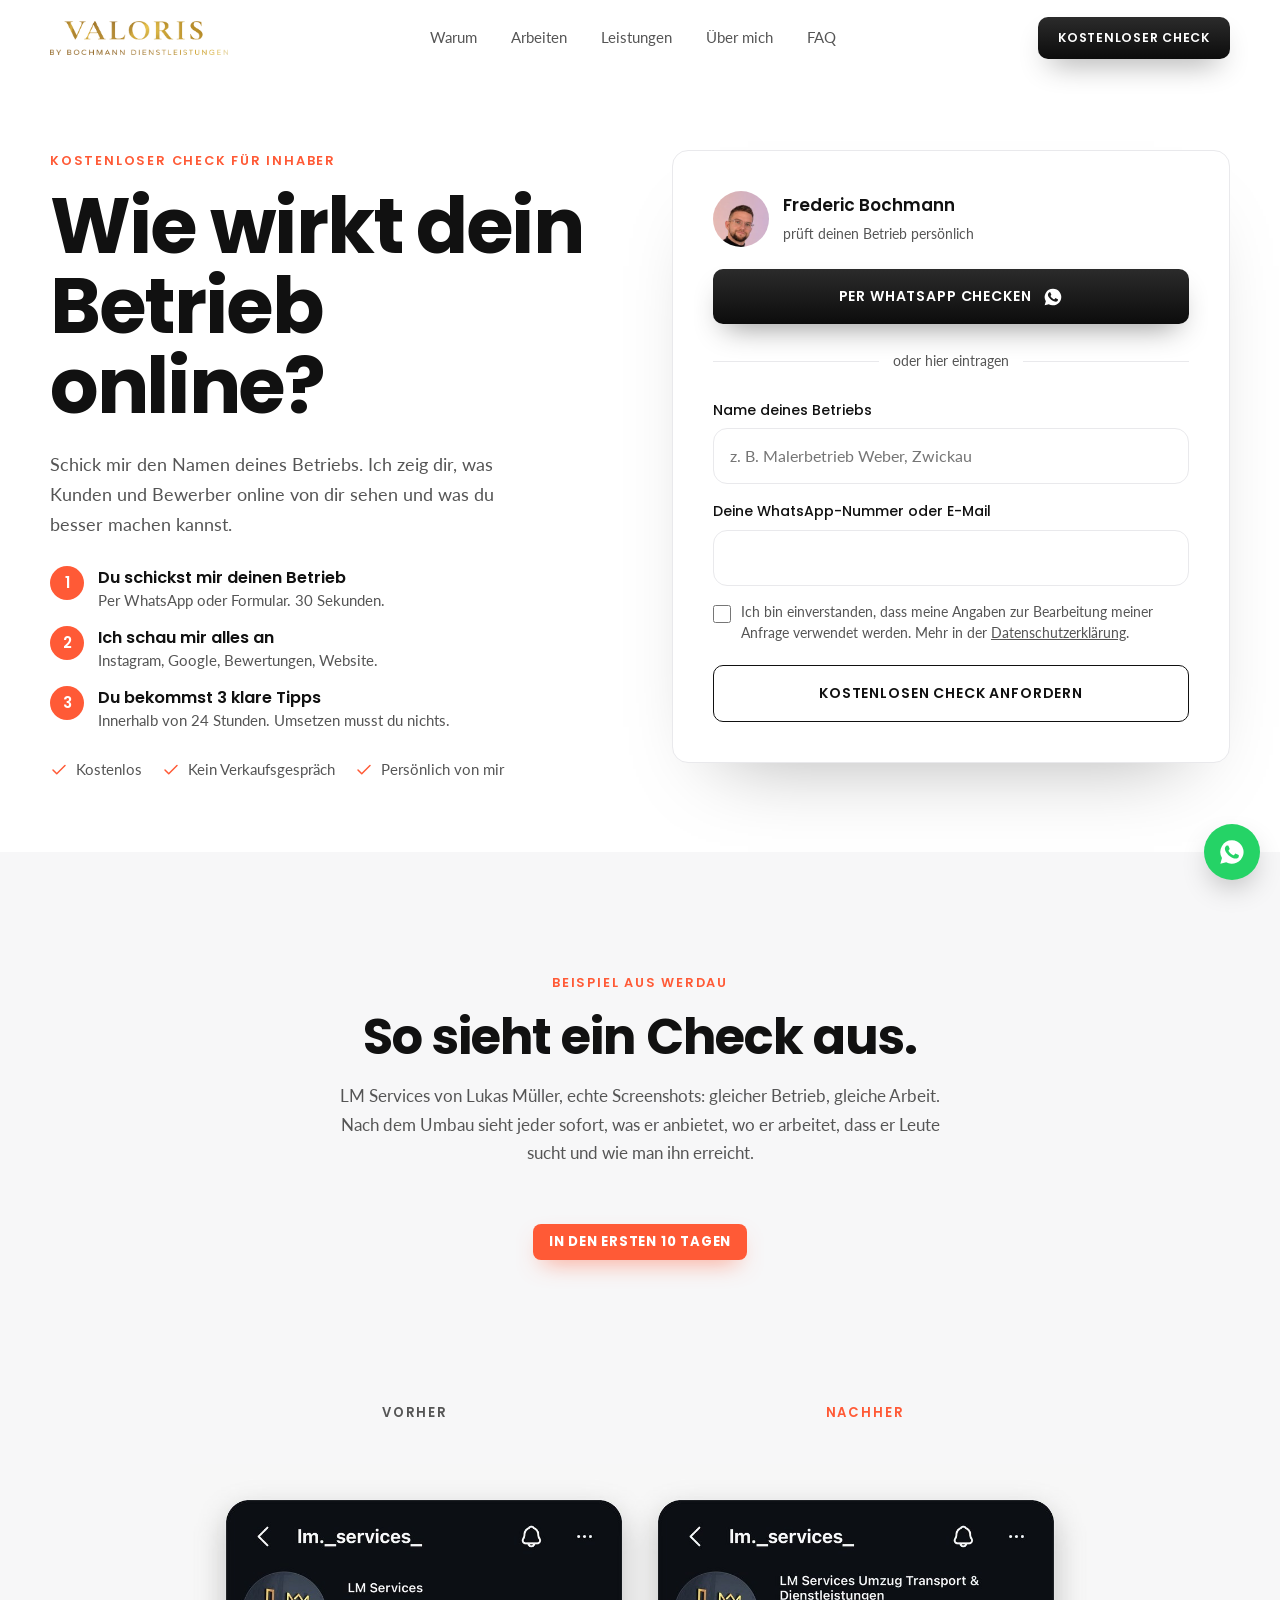
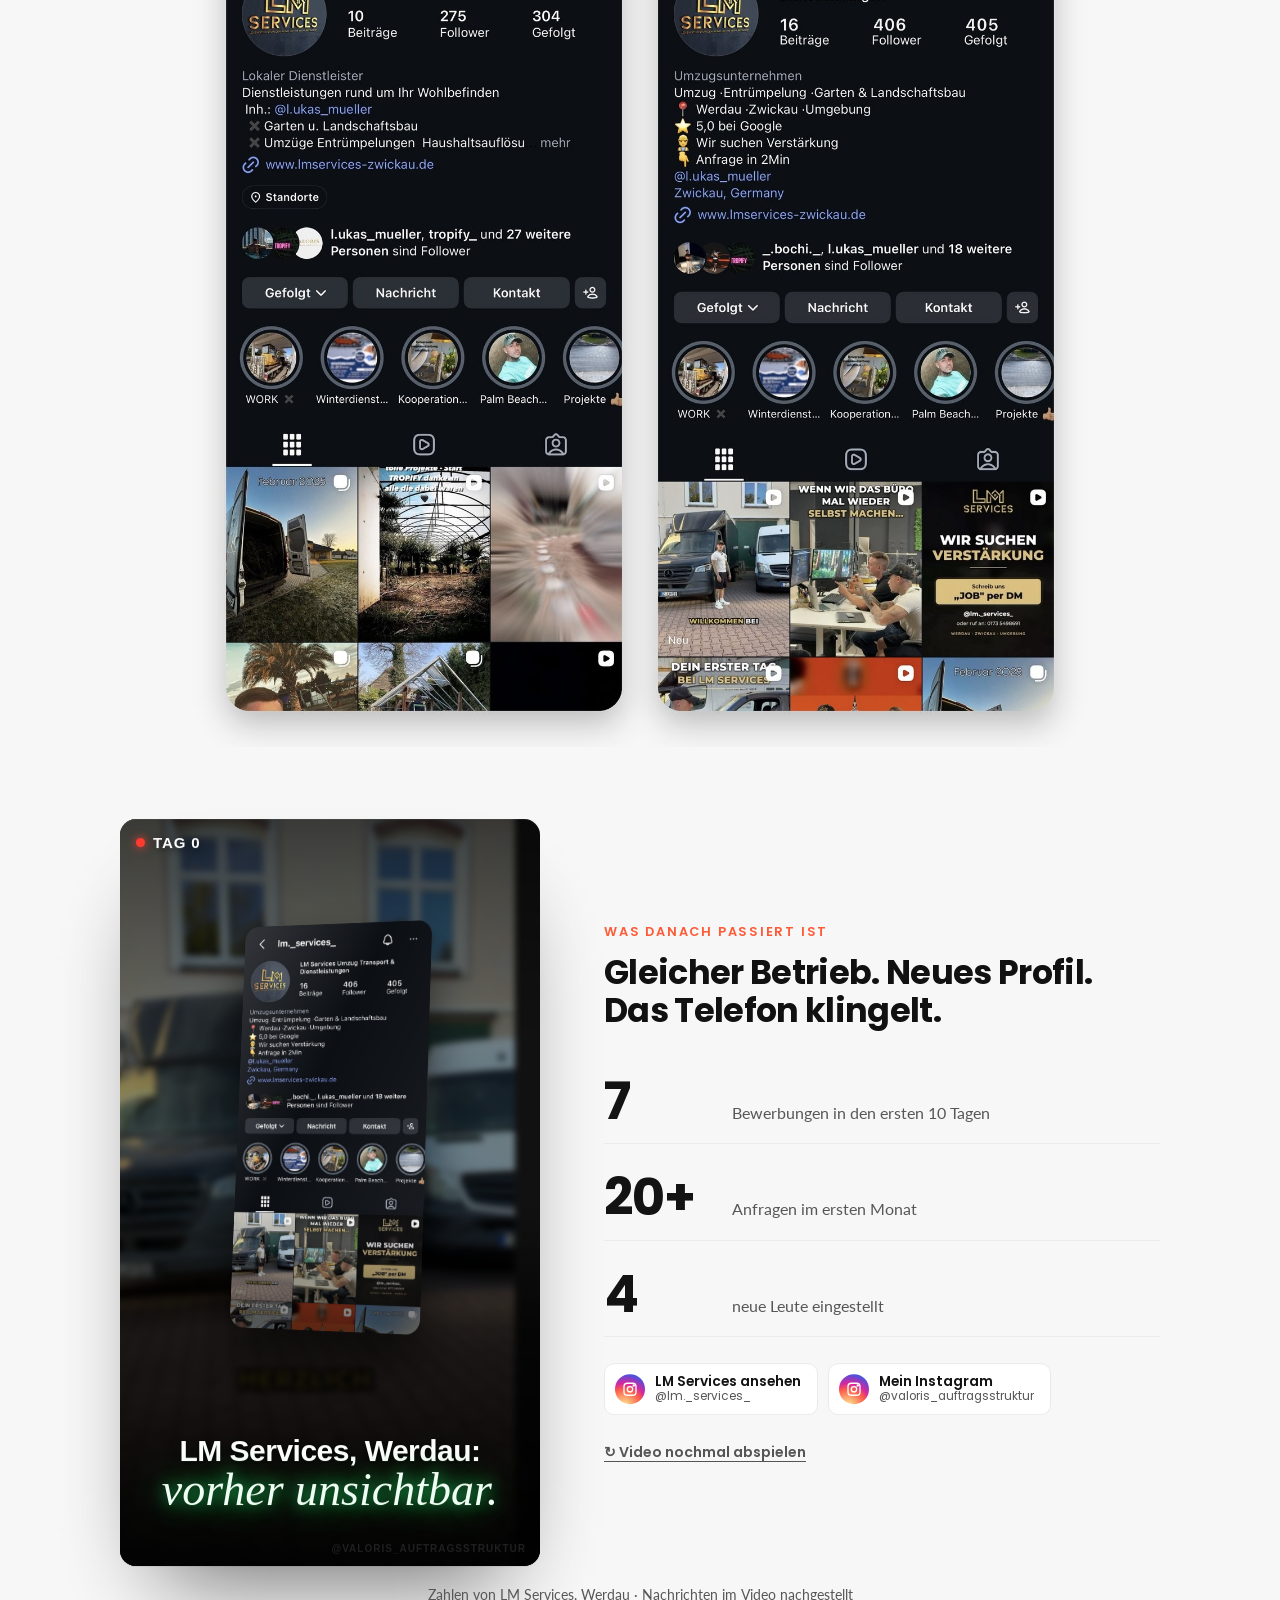
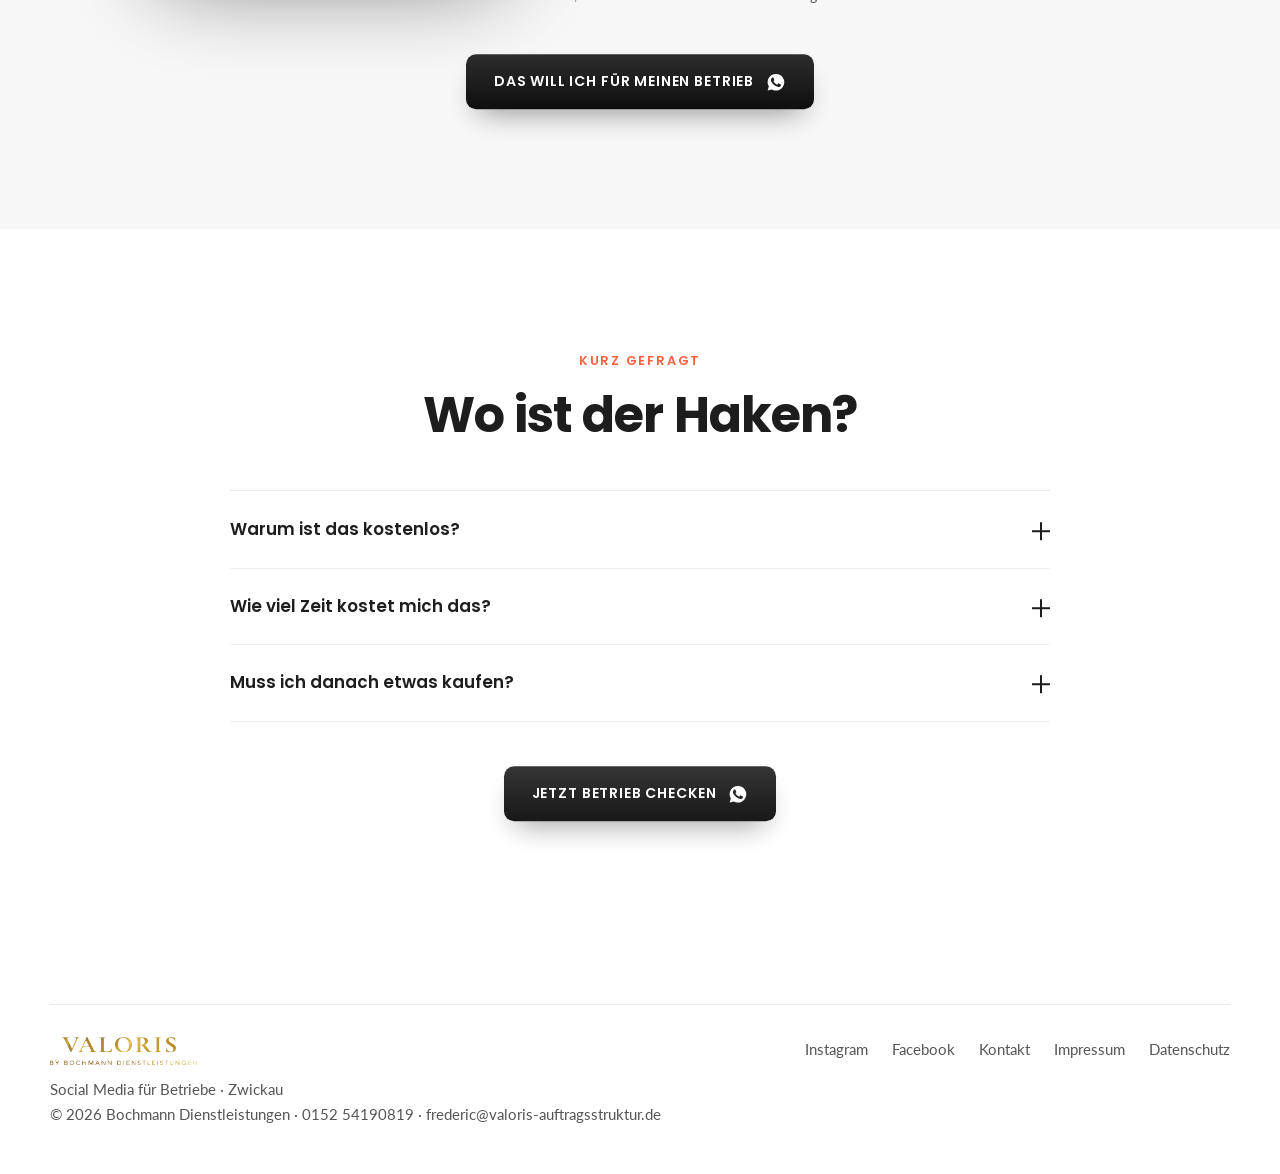
<file: check/index.html>
<!DOCTYPE html>
<html lang="de">
<head>
<meta charset="UTF-8">
<meta name="viewport" content="width=device-width,initial-scale=1">
<title>Kostenloser Check: Wie wirkt dein Betrieb online? | VALORIS</title>
<meta name="description" content="Kostenloser Online-Check für Betriebe aus Zwickau: Wie wirkst du auf Kunden und Bewerber? Instagram, Google, Bewertungen und Website ehrlich geprüft.">
<link rel="canonical" href="https://www.valoris-auftragsstruktur.de/check/">
<meta property="og:type" content="website">
<meta property="og:site_name" content="VALORIS">
<meta property="og:locale" content="de_DE">
<meta property="og:url" content="https://www.valoris-auftragsstruktur.de/check/">
<meta property="og:title" content="Kostenloser Online-Check | VALORIS">
<meta property="og:description" content="Wie wirkt dein Betrieb online? Kostenloser Check für Inhaber: Instagram, Google, Bewertungen, Website.">
<meta property="og:image" content="https://www.valoris-auftragsstruktur.de/check/img/lm-vorher-nachher.jpg">
<meta name="twitter:card" content="summary_large_image">
<meta name="theme-color" content="#ffffff">
<link rel="icon" href="../assets/v2/favicon.png">
<link href="https://fonts.bunny.net/css?family=instrument-serif:400i&display=swap" rel="stylesheet">
<link rel="preconnect" href="https://fonts.bunny.net" crossorigin>
<link href="https://fonts.bunny.net/css?family=poppins:500,600,700|lato:400,700&display=swap" rel="stylesheet">
<style>
:root{--ink:#111;--soft:#555;--mute:#8a8a8a;--line:#e9e9ec;--bg:#fff;--bg2:#f7f7f8;--accent:#ff5a36;--green:#1fa463;--r:12px;--ease:cubic-bezier(.22,1,.36,1)}
*{margin:0;padding:0;box-sizing:border-box}
html{scroll-behavior:smooth}
body{background:var(--bg);color:var(--ink);font-family:'Lato',sans-serif;font-size:17px;line-height:1.65;-webkit-font-smoothing:antialiased;overflow-x:hidden}
a{color:inherit;text-decoration:none}
img,video{display:block;max-width:100%}
button{font:inherit;color:inherit;background:none;border:0;cursor:pointer}
h1,h2,h3,.logo,.btn,.num{font-family:'Poppins',sans-serif}

/* NAV */
.nav{position:fixed;top:0;left:0;right:0;z-index:500;background:rgba(255,255,255,.92);backdrop-filter:blur(12px);-webkit-backdrop-filter:blur(12px);border-bottom:1px solid transparent;transition:border-color .3s}
.nav.sc{border-color:var(--line)}
.nav-in{width:min(1180px,calc(100% - 40px));margin:0 auto;height:76px;display:flex;align-items:center;justify-content:space-between}
.logo img{height:34px;width:auto}
.foot-logo{display:block;height:28px;width:auto;margin-bottom:12px}
.cta-logo{height:42px;width:auto;margin:0 auto 34px}
.mnav-logo{height:34px;width:auto;margin-bottom:24px}
.nav-links{display:flex;gap:34px;list-style:none;font-size:.95rem;color:var(--soft)}
.nav-links a:hover{color:var(--ink)}
.btn{display:inline-flex;align-items:center;gap:12px;padding:16px 28px;border-radius:10px;font-size:.88rem;font-weight:600;letter-spacing:.06em;text-transform:uppercase;transition:transform .2s var(--ease),box-shadow .25s,background .2s,color .2s}
.btn:active{transform:scale(.97)}
.btn svg{width:20px;height:20px;flex:none}
.btn-dark{background:linear-gradient(180deg,#2b2b2b,#0c0c0c);color:#fff;box-shadow:0 14px 30px -12px rgba(0,0,0,.45)}
.btn-dark:hover{box-shadow:0 18px 36px -12px rgba(0,0,0,.55)}
.btn-line{border:1.5px solid var(--ink)}
.btn-line:hover{background:var(--ink);color:#fff}
.nav .btn{padding:11px 20px;font-size:.78rem}
.ham{display:none;width:42px;height:42px;align-items:center;justify-content:center}
.ham span{display:block;width:20px;height:2px;background:var(--ink);box-shadow:0 6px 0 var(--ink),0 -6px 0 var(--ink)}
.mnav{display:none;position:fixed;inset:0;z-index:490;background:#fff;padding:110px 28px 40px;flex-direction:column}
.mnav.open{display:flex}
.mnav a{font-family:'Poppins',sans-serif;font-size:1.6rem;font-weight:600;padding:14px 0;border-bottom:1px solid var(--line)}

/* LAYOUT */
.wrap{width:min(1180px,calc(100% - 40px));margin:0 auto}
section{padding:120px 0}
.eyebrow{font-family:'Poppins',sans-serif;font-size:.8rem;font-weight:600;letter-spacing:.14em;text-transform:uppercase;color:var(--accent);margin-bottom:16px}
h2{font-size:clamp(2rem,4vw,3.1rem);font-weight:700;line-height:1.12;letter-spacing:-.02em}
.lead{color:var(--soft);font-size:1.08rem;max-width:620px;margin-top:18px}
.center{text-align:center}.center .lead{margin-left:auto;margin-right:auto}

/* HERO */
.hero{padding:150px 0 90px}
.hero-grid{display:grid;grid-template-columns:1fr 1fr;gap:64px;align-items:center}
h1{font-size:clamp(2.9rem,6vw,5rem);font-weight:700;line-height:1.04;letter-spacing:-.03em}
.hero p{color:var(--soft);font-size:1.15rem;max-width:460px;margin:26px 0 38px}
.hero-btns{display:flex;gap:14px;flex-wrap:wrap;align-items:center}
.hero-img{border-radius:14px;overflow:hidden;aspect-ratio:4/5;box-shadow:0 40px 80px -40px rgba(0,0,0,.35)}
.hero-img img{width:100%;height:100%;object-fit:cover;object-position:50% 30%}
.trust{display:flex;gap:28px;flex-wrap:wrap;margin-top:44px;color:var(--soft);font-size:.92rem}
.trust span{display:flex;align-items:center;gap:8px}
.trust svg{width:18px;height:18px;stroke:var(--accent);fill:none;stroke-width:2;stroke-linecap:round;stroke-linejoin:round}

/* JOURNEY */
.journey{background:var(--bg2)}
.j-grid{display:grid;grid-template-columns:1fr 320px 1fr;gap:56px;align-items:center;min-height:min(80vh,700px)}
.phone{position:relative;width:290px;height:590px;margin:0 auto;border-radius:44px;background:#111;padding:10px;box-shadow:0 40px 80px -40px rgba(0,0,0,.45)}
.screen{position:relative;width:100%;height:100%;border-radius:35px;overflow:hidden;background:#fff}
.notch{position:absolute;top:10px;left:50%;transform:translateX(-50%);width:88px;height:24px;border-radius:20px;background:#111;z-index:5}
.scr{position:absolute;inset:0;padding:44px 14px 14px;opacity:0;transform:translateY(12px);transition:opacity .5s var(--ease),transform .5s var(--ease);font-size:.78rem}
.scr.on{opacity:1;transform:none}
.search{display:flex;align-items:center;gap:8px;background:#f1f1f3;border-radius:12px;padding:10px 12px;margin-bottom:16px}
.search svg{width:14px;height:14px;stroke:var(--mute);fill:none;stroke-width:2}
.caret{display:inline-block;width:1.5px;height:14px;background:var(--ink);animation:blink 1s steps(1) infinite;vertical-align:middle}
@keyframes blink{50%{opacity:0}}
.res{display:flex;gap:10px;align-items:center;padding:10px;border-radius:12px;margin-bottom:8px}
.res .av{width:36px;height:36px;border-radius:50%;background:#ececef;flex:none}
.res .ln{height:8px;border-radius:4px;background:#ececef}
.res.hit{position:relative;background:#fff1ec;box-shadow:inset 0 0 0 1.5px rgba(255,90,54,.25);opacity:0;transform:translateY(8px);transition:opacity .4s var(--ease),transform .4s var(--ease)}
.res.hit.show{opacity:1;transform:none}
.tap{position:absolute;left:50%;top:50%;width:46px;height:46px;margin:-23px 0 0 -23px;border-radius:50%;background:rgba(17,17,17,.18);transform:scale(0);opacity:0}
.tap.go{animation:tap .7s var(--ease)}
@keyframes tap{0%{transform:scale(.3);opacity:1}100%{transform:scale(1.6);opacity:0}}
.call{animation:none}.alive.on .call{animation:pulse 1.6s ease-in-out .6s infinite}
@keyframes pulse{0%,100%{box-shadow:0 0 0 0 rgba(31,164,99,.45)}50%{box-shadow:0 0 0 10px rgba(31,164,99,0)}}
.step{cursor:pointer}
.res b{display:block;font-size:.8rem}.res small{color:var(--soft);font-size:.7rem}
.prof-top{display:flex;align-items:center;gap:14px;margin-bottom:10px}
.prof-top .av{width:56px;height:56px;border-radius:50%;background:#ececef;flex:none}
.stats{display:flex;gap:14px;font-size:.7rem;color:var(--soft)}
.stats b{display:block;color:var(--ink);font-size:.86rem}
.bio b{font-size:.82rem}.bio p{color:var(--soft);font-size:.72rem;line-height:1.45;margin:2px 0 10px}
.grid9{display:grid;grid-template-columns:repeat(3,1fr);gap:3px}
.grid9 i{aspect-ratio:1;background:#efeff2;display:block}
.alive .grid9 i{transform:scale(.7);opacity:0;transition:transform .45s var(--ease),opacity .45s}
.alive.on .grid9 i{transform:none;opacity:1}
.alive.on .grid9 i:nth-child(2){transition-delay:.05s}.alive.on .grid9 i:nth-child(3){transition-delay:.1s}.alive.on .grid9 i:nth-child(4){transition-delay:.15s}.alive.on .grid9 i:nth-child(5){transition-delay:.2s}.alive.on .grid9 i:nth-child(6){transition-delay:.25s}.alive.on .grid9 i:nth-child(7){transition-delay:.3s}.alive.on .grid9 i:nth-child(8){transition-delay:.35s}.alive.on .grid9 i:nth-child(9){transition-delay:.4s}
.igbar{display:flex;align-items:center;justify-content:space-between;margin:-6px 0 12px;font-size:.8rem}
.igbar svg{width:16px;height:16px;fill:none;stroke:var(--ink);stroke-width:2}.igbar svg circle{fill:var(--ink);stroke:none}
.av-stale,.av-live{display:flex;align-items:center;justify-content:center;font-family:'Poppins',sans-serif;font-weight:700;font-size:.9rem;letter-spacing:.02em}
.av-stale{background:#e4e4e8!important;color:#999}
.av-live{background:#1f3b63!important;color:#fff;box-shadow:0 0 0 2.5px #fff,0 0 0 4.5px #e1306c!important}
.av.sm{font-size:.62rem}
.stats{flex:1;justify-content:space-around;text-align:center}
.bio em{display:block;font-style:normal;color:var(--mute);font-size:.68rem}
.bio .job{color:#1f3b63;font-weight:700}
.igbtns{display:flex;gap:6px;margin:4px 0 10px}.igbtns span{flex:1;text-align:center;padding:6px;border-radius:8px;background:#efeff2;font-weight:700;font-size:.72rem}.igbtns .f{background:#0095f6;color:#fff}
.hls{display:flex;gap:10px;margin:2px 0 8px;font-size:.6rem;text-align:center;color:var(--soft)}
.hls span{display:flex;flex-direction:column;align-items:center;gap:3px}
.hls i{width:42px;height:42px;border-radius:50%;background-size:cover;background-position:center;box-shadow:inset 0 0 0 2px #fff,0 0 0 1px #d9d9de}
.tabs{display:flex;justify-content:center;border-top:1px solid #eee;padding:6px 0;margin-bottom:2px}.tabs svg{width:16px;height:16px;fill:none;stroke:var(--ink);stroke-width:1.6}
.grid9 i{background-size:cover;background-position:center}
.grid9.stale i{filter:saturate(.55) brightness(1.04) contrast(.9)}
.alive .grid9 i{background-color:#ddd}
.ctas{position:absolute;left:14px;right:14px;bottom:14px;display:flex;gap:8px}
.ctas span{flex:1;text-align:center;padding:11px;border-radius:12px;color:#fff;font-family:'Poppins',sans-serif;font-weight:600;font-size:.8rem}
.ctas .apply{background:#111}
.note{margin-top:10px;text-align:center;color:var(--mute);font-size:.7rem}
.timer{position:absolute;left:50%;top:50%;transform:translate(-50%,-50%);background:#111;color:#fff;border-radius:14px;padding:14px 20px;font-family:'Poppins',sans-serif;font-weight:600;font-size:.9rem;white-space:nowrap}
.timer b{font-size:1.3rem;font-variant-numeric:tabular-nums}
.call{background:var(--green)}
.steps{position:relative;padding-left:34px}
.steps .track{position:absolute;left:9px;top:6px;bottom:6px;width:2px;background:#ddd;border-radius:2px;overflow:hidden}
.steps .track i{display:block;width:100%;height:0;background:var(--accent);transition:height .8s var(--ease)}
.step{position:relative;padding:12px 0 22px;opacity:.35;transition:opacity .5s}
.step.on{opacity:1}
.step::before{content:'';position:absolute;left:-31px;top:18px;width:12px;height:12px;border-radius:50%;background:var(--bg2);box-shadow:inset 0 0 0 2px #bbb}
.step.on::before{background:var(--accent);box-shadow:none}
.step small{font-family:'Poppins',sans-serif;font-size:.74rem;font-weight:600;color:var(--mute)}
.step h3{font-size:1.2rem;font-weight:600;margin:2px 0 4px}
.step p{color:var(--soft);font-size:.95rem;max-width:300px}
.result{margin-top:10px;font-size:.92rem;line-height:1.8}
.result .no{color:#c0392b}.result .yes{color:var(--green)}

/* FAKTEN */
.facts{display:grid;grid-template-columns:repeat(3,1fr);gap:20px;margin-top:56px}
.fact{border:1px solid var(--line);border-radius:var(--r);padding:36px 32px;box-shadow:0 20px 40px -32px rgba(0,0,0,.25)}
.fact .tag{font-family:'Poppins',sans-serif;font-size:.78rem;font-weight:600;color:var(--accent);text-transform:uppercase;letter-spacing:.1em}
.num{font-size:clamp(3.2rem,5.4vw,4.4rem);font-weight:700;letter-spacing:-.03em;line-height:1;margin-top:18px}
.fact h3{font-size:1.1rem;font-weight:600;margin:14px 0 8px}
.fact p{color:var(--soft);font-size:.95rem}
.src{margin-top:24px;font-size:.8rem;color:var(--mute)}
.src a{text-decoration:underline;text-underline-offset:2px}

/* REELS */
.reels{display:grid;grid-template-columns:repeat(6,1fr);gap:16px;margin-top:56px}
.reel{display:block;width:100%;text-align:left}
.reel-v{position:relative;aspect-ratio:9/16;border-radius:12px;overflow:hidden;background:#eee;box-shadow:0 20px 40px -26px rgba(0,0,0,.4);transition:transform .4s var(--ease)}
.reel:hover .reel-v{transform:translateY(-4px)}
.reel-v video{width:100%;height:100%;object-fit:cover}
.play{position:absolute;right:10px;bottom:10px;width:40px;height:40px;border-radius:50%;background:#fff;display:flex;align-items:center;justify-content:center;box-shadow:0 6px 16px rgba(0,0,0,.2)}
.play svg{width:14px;height:14px;fill:var(--ink);margin-left:2px}
.reel-t{font-family:'Poppins',sans-serif;font-size:.86rem;font-weight:600;line-height:1.35;margin-top:14px}
.reel-k{font-size:.82rem;color:var(--mute)}

/* LEISTUNGEN */
.cards{display:grid;grid-template-columns:repeat(4,1fr);gap:20px;margin-top:56px}
.card{border:1px solid var(--line);border-radius:var(--r);padding:32px 28px;transition:box-shadow .3s,transform .3s var(--ease)}
.card:hover{box-shadow:0 24px 50px -30px rgba(0,0,0,.3);transform:translateY(-3px)}
.card svg{width:26px;height:26px;stroke:var(--accent);fill:none;stroke-width:1.7;stroke-linecap:round;stroke-linejoin:round;margin-bottom:26px}
.card h3{font-size:1.12rem;font-weight:600;margin-bottom:8px}
.card p{color:var(--soft);font-size:.95rem}
.card-wide{grid-column:1/-1;display:flex;justify-content:space-between;align-items:center;gap:20px;flex-wrap:wrap;background:var(--bg2);border-color:transparent}
.card-wide:hover{transform:none;box-shadow:none}

/* ÜBER MICH */
.about{display:grid;grid-template-columns:1fr 1fr;gap:80px;align-items:center}
.about-img{border-radius:14px;overflow:hidden;aspect-ratio:4/5;box-shadow:0 40px 80px -40px rgba(0,0,0,.35)}
.about-img img{width:100%;height:100%;object-fit:cover;object-position:50% 35%}
.about p{color:var(--soft);font-size:1.05rem;margin-top:18px;max-width:500px}
.about .btn{margin-top:32px}

/* FAQ */
.faq{max-width:820px;margin:48px auto 0;border-top:1px solid var(--line)}
.faq details{border-bottom:1px solid var(--line)}
.faq summary{list-style:none;cursor:pointer;display:flex;justify-content:space-between;align-items:center;gap:20px;padding:24px 0;font-family:'Poppins',sans-serif;font-weight:600;font-size:1.05rem}
.faq summary::-webkit-details-marker{display:none}
.faq summary i{flex:none;width:18px;height:18px;position:relative;transition:transform .3s var(--ease)}
.faq summary i::before,.faq summary i::after{content:'';position:absolute;left:0;top:50%;width:18px;height:2px;background:var(--ink)}
.faq summary i::after{transform:rotate(90deg)}
.faq details[open] summary i{transform:rotate(45deg)}
.faq .ans{color:var(--soft);padding:0 0 24px;max-width:680px}

/* CTA */
.cta{background:#111;color:#fff;border-radius:16px;padding:90px 48px;text-align:center}
.cta h2{color:#fff}
.cta .lead{color:#b5b5b5;margin:18px auto 0}
.cta-btns{display:flex;gap:14px;justify-content:center;flex-wrap:wrap;margin-top:40px}
.btn-white{background:#fff;color:var(--ink)}
.btn-ghost-w{border:1.5px solid rgba(255,255,255,.4);color:#fff}
.btn-ghost-w:hover{border-color:#fff}

/* LIGHTBOX / WA / FOOTER */
.lb{position:fixed;inset:0;z-index:900;background:rgba(0,0,0,.85);display:none;align-items:center;justify-content:center;padding:24px}
.lb.open{display:flex}
.lb video{max-height:88vh;max-width:min(100%,480px);border-radius:12px;background:#000}
.lb-x{position:absolute;top:18px;right:20px;color:#fff;font-family:'Poppins',sans-serif;font-size:.85rem;font-weight:600;padding:10px}
.wa{position:fixed;right:20px;bottom:20px;z-index:600;width:56px;height:56px;border-radius:50%;background:#25D366;display:flex;align-items:center;justify-content:center;box-shadow:0 12px 30px -8px rgba(0,0,0,.3)}
.wa svg{width:28px;height:28px;fill:#fff}
footer{padding:64px 0 48px;font-size:.92rem;color:var(--soft)}
.foot{display:flex;justify-content:space-between;gap:30px;flex-wrap:wrap;border-top:1px solid var(--line);padding-top:32px}
.foot .links{display:flex;gap:24px;flex-wrap:wrap}
.foot a:hover{color:var(--ink)}

/* Cookie-Banner passend */
#vcb{background:#fff!important;color:var(--soft)!important;border-top:1px solid var(--line)!important;box-shadow:0 -10px 30px rgba(0,0,0,.06)}
#vcb *{color:inherit}#vcb a{color:var(--ink)!important}
#vcb-accept,#vcb-decline{border-radius:10px!important;font-family:'Poppins',sans-serif!important;font-weight:600!important}
#vcb-accept{background:#111!important;color:#fff!important}
#vcb-decline{color:var(--ink)!important;border:1px solid var(--line)!important}

.js .rv{opacity:0;transform:translateY(24px)}

@media(max-width:1000px){
  .nav-links,.nav-in>.btn{display:none}
  .ham{display:flex}
  section{padding:84px 0}
  .hero{padding:110px 0 60px}
  .hero-grid{grid-template-columns:1fr;gap:44px}
  .j-grid{grid-template-columns:1fr;gap:44px;min-height:0}
  .phone{width:260px;height:530px}
  .facts{grid-template-columns:1fr}
  .reels{grid-template-columns:repeat(3,1fr)}
  .cards{grid-template-columns:1fr 1fr}
  .about{grid-template-columns:1fr;gap:44px}
  .cta{padding:64px 24px;border-radius:12px}
}
@media(max-width:560px){
  h1{font-size:2.7rem}
  .reels{grid-template-columns:1fr 1fr;gap:12px}
  .cards{grid-template-columns:1fr}
  .btn{padding:15px 22px}
}
@media(prefers-reduced-motion:reduce){.caret{animation:none}html{scroll-behavior:auto}}


/* Schritte rechts: Nummern-Kreise statt dünner Linie */
.steps{padding-left:58px;counter-reset:st}
.steps .track{left:15px;top:26px;bottom:auto;width:3px;background:#e6e6ea;border-radius:3px}
.steps .track i{background:linear-gradient(180deg,#ff8a6b,var(--accent));border-radius:3px;transition:height .9s cubic-bezier(.22,1,.36,1)}
.step{counter-increment:st;padding:10px 0 24px;opacity:.45;transition:opacity .5s,transform .5s cubic-bezier(.22,1,.36,1)}
.step.on{opacity:.75}.step.cur{opacity:1;transform:translateX(4px)}
.step small{display:none}
.step::before{content:counter(st);left:-58px;top:10px;width:32px;height:32px;display:grid;place-items:center;font:600 .82rem/1 'Poppins',sans-serif;color:#9a9aa2;background:#fff;box-shadow:inset 0 0 0 2px #e1e1e6;transition:background .4s,color .4s,box-shadow .4s,transform .4s cubic-bezier(.2,1.5,.4,1)}
.step.on::before{content:'✓';background:#fff;color:var(--accent);box-shadow:inset 0 0 0 2px var(--accent)}
.step.cur::before{content:counter(st);background:var(--accent);color:#fff;box-shadow:0 0 0 6px rgba(255,90,54,.15),0 8px 18px -6px rgba(255,90,54,.6);transform:scale(1.08)}
.step h3{transition:color .4s}
.step.cur h3{color:var(--ink)}
/* Handy-Infografik: lebendiger (iPhone-Look, Float, Tilt, Neon-Marker, Banner, Herzen) */
.phwrap{perspective:1200px;--rx:0deg;--ry:0deg}
.phwrap .phone{background:linear-gradient(145deg,#4a4a4e,#1d1d20 40%,#2c2c30);padding:11px;border-radius:50px;box-shadow:0 0 0 1.5px #0d0d0f,inset 0 0 0 1px rgba(255,255,255,.18),0 50px 90px -40px rgba(0,0,0,.55),0 18px 40px -20px rgba(255,90,54,.25);transform:rotateX(var(--rx)) rotateY(var(--ry));transition:transform .4s cubic-bezier(.22,1,.36,1);animation:phfloat 6s ease-in-out infinite}
.phwrap .phone::before,.phwrap .phone::after{content:'';position:absolute;width:3px;border-radius:2px;background:#2a2a2e}
.phwrap .phone::before{left:-3px;top:120px;height:56px;box-shadow:0 70px 0 #2a2a2e}
.phwrap .phone::after{right:-3px;top:150px;height:80px}
@keyframes phfloat{0%,100%{translate:0 0}50%{translate:0 -8px}}
.phwrap .screen{border-radius:40px}
.phwrap .notch{top:19px;width:84px;height:25px;border-radius:20px}
.sbar{position:absolute;left:34px;right:30px;top:20px;z-index:6;display:flex;justify-content:space-between;align-items:center;font:600 12.5px/1 -apple-system,'Helvetica Neue',Arial,sans-serif;color:#111;pointer-events:none}
.sic{display:flex;align-items:flex-end;gap:2px}.sic i{width:3px;background:#111;border-radius:1px}.sic i:nth-child(1){height:4px}.sic i:nth-child(2){height:6px}.sic i:nth-child(3){height:8px}.sic i:nth-child(4){height:10px;margin-right:5px}
.sic b{width:22px;height:11px;border-radius:3px;border:1.5px solid #111;position:relative;background:linear-gradient(90deg,#111 70%,transparent 70%);background-clip:content-box;padding:1px}
.scr{padding-top:50px;transition:opacity .55s var(--ease),transform .55s var(--ease),filter .55s var(--ease);filter:blur(6px);transform:translateY(18px) scale(.97)}
.scr.on{filter:none;transform:none}
.stale-scr.on .grid9,.stale-scr.on .prof-top,.stale-scr.on .bio{filter:grayscale(.6);transition:filter 1.2s}
.stale-scr.flick{opacity:0!important;transform:translateY(-60px) rotate(-4deg) scale(.95)!important;transition:all .45s cubic-bezier(.6,0,.8,.4)!important}
.res.hit.show{animation:hitpop .5s cubic-bezier(.2,1.5,.4,1)}
@keyframes hitpop{0%{transform:scale(.9)}100%{transform:none}}
.pmk{position:relative;display:inline-block;padding:1px 5px;border-radius:5px;transition:box-shadow .4s,background .4s}
.pmk.red.on{box-shadow:0 0 0 1.5px #ff3b30,0 0 10px rgba(255,59,48,.7),0 0 22px rgba(255,59,48,.35);background:rgba(255,59,48,.06);color:#d92d20}
.pmk.green.on{box-shadow:0 0 0 1.5px #22c55e,0 0 10px rgba(34,197,94,.7),0 0 22px rgba(34,197,94,.35);background:rgba(34,197,94,.07)}
.av-live{position:relative;isolation:isolate}
.alive .av-live::before{content:'';position:absolute;inset:-5px;border-radius:50%;background:conic-gradient(#feda75,#fa7e1e,#d62976,#962fbf,#4f5bd5,#feda75);z-index:-1;animation:ring 3s linear infinite;-webkit-mask:radial-gradient(farthest-side,transparent calc(100% - 3px),#000 calc(100% - 3px));mask:radial-gradient(farthest-side,transparent calc(100% - 3px),#000 calc(100% - 3px))}
.alive .av-live{box-shadow:0 0 0 2.5px #fff!important}
@keyframes ring{to{transform:rotate(1turn)}}
.alive.on .grid9 i{animation:tile .5s cubic-bezier(.2,1.5,.4,1) both}
@keyframes tile{0%{transform:scale(.6);opacity:0}100%{transform:none;opacity:1}}
.alive.on .grid9 i:nth-child(1){animation-delay:.05s}.alive.on .grid9 i:nth-child(2){animation-delay:.1s}.alive.on .grid9 i:nth-child(3){animation-delay:.15s}.alive.on .grid9 i:nth-child(4){animation-delay:.2s}.alive.on .grid9 i:nth-child(5){animation-delay:.25s}.alive.on .grid9 i:nth-child(6){animation-delay:.3s}.alive.on .grid9 i:nth-child(7){animation-delay:.35s}.alive.on .grid9 i:nth-child(8){animation-delay:.4s}.alive.on .grid9 i:nth-child(9){animation-delay:.45s}
.hearts{position:absolute;right:30px;bottom:70px;width:40px;height:160px;pointer-events:none}
.hearts span{position:absolute;bottom:0;left:50%;font-size:20px;color:#ff3040;animation:heart 1.8s ease-out forwards;text-shadow:0 2px 6px rgba(0,0,0,.2)}
@keyframes heart{0%{opacity:0;transform:translate(-50%,0) scale(.4)}15%{opacity:1;transform:translate(-50%,-14px) scale(1.15)}100%{opacity:0;transform:translate(calc(-50% + var(--dx)),-150px) scale(.9) rotate(var(--r))}}
.pnotes{position:absolute;left:8px;right:8px;top:44px;z-index:7;display:grid;gap:6px;pointer-events:none}
.pnotes .ios{padding:8px 10px;border-radius:15px;gap:8px;background:rgba(250,250,252,.92);box-shadow:0 10px 26px rgba(0,0,0,.22)}
.pnotes .ios .ap{width:26px;height:26px;border-radius:7px}.pnotes .ios .ap svg{width:15px;height:15px}
.pnotes .ios .tx div{font-size:10.5px}.pnotes .ios .tx p{font-size:10.5px}.pnotes .ios .tx div span{font-size:9.5px}
@media(prefers-reduced-motion:reduce){.phwrap .phone,.alive .av-live::before,.alive.on .grid9 i{animation:none}.scr{filter:none}}
</style>
<style>
.hero h1{max-width:12ch}
.for{display:flex;flex-wrap:wrap;gap:10px;margin-top:22px}
.for span{border:1px solid var(--line);border-radius:10px;padding:7px 14px;font-size:.88rem;color:var(--soft)}
.cap{text-align:center;color:var(--soft);font-size:.92rem;margin-top:18px}
.cards3{grid-template-columns:repeat(3,1fr)}
.steps4{display:grid;grid-template-columns:repeat(4,1fr);gap:20px;margin-top:56px;counter-reset:s}
.steps4 div{border:1px solid var(--line);border-radius:var(--r);padding:30px 26px;background:#fff}
.steps4 div::before{counter-increment:s;content:counter(s);display:flex;align-items:center;justify-content:center;width:38px;height:38px;border-radius:50%;background:var(--accent);color:#fff;font-family:'Poppins',sans-serif;font-weight:600;margin-bottom:22px}
.steps4 h3{font-size:1.08rem;font-weight:600;margin-bottom:6px}
.steps4 p{color:var(--soft);font-size:.95rem}
.formwrap{max-width:640px;margin:48px auto 0;background:#fff;border:1px solid var(--line);border-radius:16px;padding:40px}
.formwrap .btn{width:100%;justify-content:center}
.or{display:flex;align-items:center;gap:14px;color:var(--soft);font-size:.85rem;margin:26px 0}
.or::before,.or::after{content:'';flex:1;height:1px;background:var(--line)}
form{display:grid;gap:16px}
form label{display:block;font-family:'Poppins',sans-serif;font-weight:500;font-size:.88rem;margin-bottom:6px}
form input[type=text]{width:100%;font:inherit;font-size:1rem;color:var(--ink);background:#fff;border:1.5px solid var(--line);border-radius:14px;padding:14px 16px;-webkit-appearance:none;transition:border-color .2s}
form input[type=text]:focus{outline:none;border-color:var(--ink)}
.consent{display:flex;gap:10px;align-items:flex-start;font-size:.88rem;line-height:1.5;color:var(--soft)}
.consent input{margin-top:3px;width:18px;height:18px;flex:none;accent-color:var(--accent)}
.consent a{text-decoration:underline}
.hp{position:absolute;left:-9999px;width:1px;height:1px;overflow:hidden}
button.btn{border:0;cursor:pointer;font-family:'Poppins',sans-serif}
.chero{padding-bottom:70px}.chero .hero-grid{align-items:start}
.chero p{margin:22px 0 26px}
.s3{list-style:none;display:grid;gap:14px;margin:0 0 26px;padding:0;max-width:470px}
.s3 li{display:flex;gap:14px;align-items:flex-start}
.s3 b{flex:none;width:34px;height:34px;border-radius:50%;background:var(--accent);color:#fff;display:flex;align-items:center;justify-content:center;font-family:'Poppins',sans-serif;font-weight:600;font-size:.95rem}
.s3 span{color:var(--soft);font-size:.96rem;line-height:1.45}
.s3 strong{display:block;color:var(--ink);font-family:'Poppins',sans-serif;font-weight:600;font-size:1.02rem}
.chero .formwrap{margin:0;box-shadow:0 40px 80px -48px rgba(0,0,0,.35)}
.who{display:flex;align-items:center;gap:14px;margin-bottom:22px}
.who img{width:56px;height:56px;border-radius:50%;object-fit:cover;object-position:50% 30%}
.who b{display:block;font-family:'Poppins',sans-serif;font-weight:600}
.who small{color:var(--soft)}
.endcta{margin-top:44px}
.formwrap button.btn-line{border:1.5px solid var(--ink);background:#fff}
.formwrap button.btn-line:hover{background:var(--ink);color:#fff}
form .consent{font-family:"Lato",sans-serif;font-weight:400;font-size:.86rem}
.chero .trust{margin-top:0;gap:20px}
@media(max-width:960px){.cards3,.steps4{grid-template-columns:1fr 1fr}}
@media(max-width:600px){.cards3,.steps4{grid-template-columns:1fr}.formwrap{padding:26px 20px;border-radius:12px}}
.replay2{position:absolute;inset:auto 0 0 0;margin:auto;display:none}
</style>
<link rel="stylesheet" href="../assets/v2/case.css">
<script>document.documentElement.classList.add('js')</script>
<script type="application/ld+json">
{"@context":"https://schema.org","@graph":[
{"@type":"Service","name":"Kostenloser Online-Check","serviceType":"Social-Media-Analyse","url":"https://www.valoris-auftragsstruktur.de/check/","description":"Kostenlose Prüfung, wie ein Betrieb online auf Kunden und Bewerber wirkt: Instagram, Facebook, Google-Profil, Bewertungen und Website.","provider":{"@id":"https://www.valoris-auftragsstruktur.de/#organisation","@type":"ProfessionalService","name":"VALORIS","url":"https://www.valoris-auftragsstruktur.de/"},"areaServed":["Zwickau","Werdau","Crimmitschau","Glauchau","Meerane","Sachsen"],"offers":{"@type":"Offer","price":"0","priceCurrency":"EUR"}},
{"@type":"BreadcrumbList","itemListElement":[{"@type":"ListItem","position":1,"name":"Start","item":"https://www.valoris-auftragsstruktur.de/"},{"@type":"ListItem","position":2,"name":"Kostenloser Check","item":"https://www.valoris-auftragsstruktur.de/check/"}]}
]}
</script>
</head>
<body>

<header class="nav" id="nav">
  <div class="nav-in">
    <a href="/" class="logo"><img src="../assets/v2/valoris-logo.png" alt="VALORIS by Bochmann Dienstleistungen" width="190" height="36"></a>
    <ul class="nav-links">
      <li><a href="/#warum">Warum</a></li>
      <li><a href="/#reels">Arbeiten</a></li>
      <li><a href="/#leistungen">Leistungen</a></li>
      <li><a href="/#ueber-mich">Über mich</a></li>
      <li><a href="/#faq">FAQ</a></li>
    </ul>
    <a href="/check/" class="btn btn-dark">Kostenloser Check</a>
    <button class="ham" aria-label="Menü" onclick="document.getElementById('mnav').classList.toggle('open')"><span></span></button>
  </div>
</header>
<div class="mnav" id="mnav" onclick="this.classList.remove('open')">
  <img src="../assets/v2/valoris-logo.png" alt="VALORIS by Bochmann Dienstleistungen" class="mnav-logo" width="190" height="36">
  <a href="/#warum">Warum</a><a href="/#reels">Arbeiten</a><a href="/#leistungen">Leistungen</a><a href="/#ueber-mich">Über mich</a><a href="/#faq">FAQ</a><a href="/kontakt.html">Kontakt</a>
  <a href="/check/" class="btn btn-dark" style="margin-top:24px;justify-content:center;border:0">Kostenloser Check</a>
</div>

<section class="hero chero">
  <div class="wrap hero-grid">
    <div>
      <div class="eyebrow rv">Kostenloser Check für Inhaber</div>
      <h1 class="rv">Wie wirkt dein Betrieb online?</h1>
      <p class="rv">Schick mir den Namen deines Betriebs. Ich zeig dir, was Kunden und Bewerber online von dir sehen und was du besser machen kannst.</p>
      <ol class="s3 rv">
        <li><b>1</b><span><strong>Du schickst mir deinen Betrieb</strong>Per WhatsApp oder Formular. 30 Sekunden.</span></li>
        <li><b>2</b><span><strong>Ich schau mir alles an</strong>Instagram, Google, Bewertungen, Website.</span></li>
        <li><b>3</b><span><strong>Du bekommst 3 klare Tipps</strong>Innerhalb von 24 Stunden. Umsetzen musst du nichts.</span></li>
      </ol>
      <div class="trust rv">
        <span><svg viewBox="0 0 24 24"><path d="M20 6 9 17l-5-5"/></svg>Kostenlos</span>
        <span><svg viewBox="0 0 24 24"><path d="M20 6 9 17l-5-5"/></svg>Kein Verkaufsgespräch</span>
        <span><svg viewBox="0 0 24 24"><path d="M20 6 9 17l-5-5"/></svg>Persönlich von mir</span>
      </div>
    </div>
    <div class="formwrap rv" id="anfrage">
      <div class="who"><img src="../assets/v2/frederic-avatar.jpg" alt="Frederic Bochmann" width="56" height="56"><div><b>Frederic Bochmann</b><small>prüft deinen Betrieb persönlich</small></div></div>
      <a href="https://wa.me/4915254190819?text=CHECK%20%E2%80%93%20ich%20h%C3%A4tte%20gern%20meinen%20kostenlosen%20Online-Check.%20Mein%20Betrieb%3A%20" class="btn btn-dark">Per WhatsApp checken <svg viewBox="0 0 24 24" fill="currentColor"><path d="M12 2a10 10 0 0 0-8.6 15.1L2 22l5-1.3A10 10 0 1 0 12 2Zm5.8 14.2c-.2.7-1.4 1.3-2 1.4-.5.1-1.2.1-1.9-.1-.4-.1-1-.3-1.7-.6-3-1.3-4.9-4.3-5.1-4.5-.1-.2-1.2-1.6-1.2-3.1s.8-2.2 1.1-2.5c.3-.3.6-.4.8-.4h.6c.2 0 .4 0 .6.5l.9 2.1c.1.2.1.4 0 .5l-.3.5-.4.5c-.1.1-.3.3-.1.6.2.3.8 1.3 1.7 2.1 1.2 1 2.1 1.4 2.4 1.5.3.1.5.1.6-.1l.9-1.1c.2-.3.4-.2.6-.1l2 1c.3.1.5.2.5.3.1.2.1.8-.1 1.4Z"/></svg></a>
      <div class="or">oder hier eintragen</div>
      <form action="https://formspree.io/f/mlgpooqw" method="POST">
        <input type="hidden" name="_subject" value="CHECK-Anfrage (Online-Check)">
        <input type="hidden" name="Quelle" value="valoris-auftragsstruktur.de/check">
        <input type="hidden" name="_next" value="https://www.valoris-auftragsstruktur.de/check/danke.html">
        <div class="hp" aria-hidden="true"><label>Nicht ausfüllen <input type="text" name="_gotcha" tabindex="-1" autocomplete="off"></label></div>
        <div><label for="f-betrieb">Name deines Betriebs</label><input id="f-betrieb" type="text" name="Betrieb" autocomplete="organization" placeholder="z. B. Malerbetrieb Weber, Zwickau" required></div>
        <div><label for="f-kontakt">Deine WhatsApp-Nummer oder E-Mail</label><input id="f-kontakt" type="text" name="Kontakt" required></div>
        <label class="consent"><input type="checkbox" name="Einwilligung" value="ja" required><span>Ich bin einverstanden, dass meine Angaben zur Bearbeitung meiner Anfrage verwendet werden. Mehr in der <a href="/datenschutz.html">Datenschutzerklärung</a>.</span></label>
        <button class="btn btn-line" type="submit">Kostenlosen Check anfordern</button>
      </form>
    </div>
  </div>
</section>


<section class="journey" id="beispiel">
  <div class="wrap">
    <div class="center">
      <div class="eyebrow rv">Beispiel aus Werdau</div>
      <h2 class="rv">So sieht ein Check aus.</h2>
      <p class="lead rv">LM Services von Lukas Müller, echte Screenshots: gleicher Betrieb, gleiche Arbeit. Nach dem Umbau sieht jeder sofort, was er anbietet, wo er arbeitet, dass er Leute sucht und wie man ihn erreicht.</p>
    </div>
    <div class="vn rv"><span>Vorher</span><div class="arrow"><b>In den ersten 10 Tagen</b><svg viewBox="0 0 400 110"><path class="ln" pathLength="1" d="M18 98 C 60 20, 330 0, 372 88"/><path class="hd" pathLength="1" d="M346 74 L374 92 L384 60"/></svg></div><span>Nachher</span></div>
    <div class="plate rv"><img src="../check/img/lm-vorher-nachher.jpg" alt="Instagram-Profil von LM Services vorher und nachher: klarer Name, Leistungen, Region, Google-Bewertung, Stellenaufruf und neue Reels" width="1600" height="1570" loading="lazy"></div>
    <div class="reelwrap">
      <div class="stage rv" id="stage" aria-label="Ablauf bei LM Services als kurzes Video">
        <video src="../assets/social/lm-imagefilm-loop.mp4" poster="../assets/social/lm-imagefilm.jpg" muted loop playsinline preload="metadata"></video>
        <div class="persp"><div class="card3d" id="card"><div class="fr"><img src="../check/img/lm-nachher.jpg" alt="" width="760" height="1557">
          <div class="mk" id="mk1" style="left:27.4%;top:8.6%;width:58.0%;height:4.6%"><b>✓</b></div>
          <div class="mk" id="mk2" style="left:2.6%;top:22.7%;width:77.0%;height:2.4%"><b>✓</b></div>
          <div class="mk" id="mk3" style="left:2.6%;top:26.6%;width:31.0%;height:2.3%"><b>✓</b></div>
          <div class="mk" id="mk4" style="left:2.6%;top:28.6%;width:45.0%;height:2.3%"><b>✓</b></div>
          <div class="mk" id="mk5" style="left:59.4%;top:47.9%;width:27.8%;height:4.6%"><b>✓</b></div>
          <div class="mk" id="mk6" style="left:66.4%;top:71.4%;width:33.4%;height:22.0%"><b>✓</b></div>
        </div></div></div>
        <div class="shade"></div>
        <div class="notes" id="notes"></div>
        <div class="sc-day"><i></i><span id="sday">TAG 0</span></div>
        <div class="ut" id="ut"><span class="s"></span><span class="k"></span></div>
        <div class="sc-wz">@VALORIS_AUFTRAGSSTRUKTUR</div>
      </div>
      <div class="reelside">
        <div class="eyebrow rv">Was danach passiert ist</div>
        <h3 class="rv">Gleicher Betrieb. Neues Profil. Das Telefon klingelt.</h3>
        <div class="kpis">
          <div class="kpi rv" id="k1"><div class="num">7</div><p>Bewerbungen in den ersten 10 Tagen</p></div>
          <div class="kpi rv" id="k2"><div class="num">20+</div><p>Anfragen im ersten Monat</p></div>
          <div class="kpi rv" id="k3"><div class="num">4</div><p>neue Leute eingestellt</p></div>
        </div>
        <div class="iglinks rv">
          <a class="iglink" href="https://www.instagram.com/lm._services_/" target="_blank" rel="noopener"><i><svg viewBox="0 0 24 24"><rect x="3" y="3" width="18" height="18" rx="5"/><circle cx="12" cy="12" r="4"/><circle cx="17.5" cy="6.5" r=".8" fill="#fff"/></svg></i><span>LM Services ansehen<small>@lm._services_</small></span></a>
          <a class="iglink" href="https://www.instagram.com/valoris_auftragsstruktur/" target="_blank" rel="noopener"><i><svg viewBox="0 0 24 24"><rect x="3" y="3" width="18" height="18" rx="5"/><circle cx="12" cy="12" r="4"/><circle cx="17.5" cy="6.5" r=".8" fill="#fff"/></svg></i><span>Mein Instagram<small>@valoris_auftragsstruktur</small></span></a>
        </div>
        <button class="preplay" id="pReplay" type="button">↻ Video nochmal abspielen</button>
      </div>
    </div>
    <p class="lm-note rv">Zahlen von LM Services, Werdau · Nachrichten im Video nachgestellt</p>
    <div class="midcta rv"><a href="https://wa.me/4915254190819?text=CHECK%20%E2%80%93%20ich%20h%C3%A4tte%20gern%20meinen%20kostenlosen%20Online-Check.%20Mein%20Betrieb%3A%20" class="btn btn-dark">Das will ich für meinen Betrieb <svg viewBox="0 0 24 24" fill="currentColor"><path d="M12 2a10 10 0 0 0-8.6 15.1L2 22l5-1.3A10 10 0 1 0 12 2Zm5.8 14.2c-.2.7-1.4 1.3-2 1.4-.5.1-1.2.1-1.9-.1-.4-.1-1-.3-1.7-.6-3-1.3-4.9-4.3-5.1-4.5-.1-.2-1.2-1.6-1.2-3.1s.8-2.2 1.1-2.5c.3-.3.6-.4.8-.4h.6c.2 0 .4 0 .6.5l.9 2.1c.1.2.1.4 0 .5l-.3.5-.4.5c-.1.1-.3.3-.1.6.2.3.8 1.3 1.7 2.1 1.2 1 2.1 1.4 2.4 1.5.3.1.5.1.6-.1l.9-1.1c.2-.3.4-.2.6-.1l2 1c.3.1.5.2.5.3.1.2.1.8-.1 1.4Z"/></svg></a></div>
  </div>
</section>

<section id="faq">
  <div class="wrap">
    <div class="center">
      <div class="eyebrow rv">Kurz gefragt</div>
      <h2 class="rv">Wo ist der Haken?</h2>
    </div>
    <div class="faq">
      <details class="rv"><summary>Warum ist das kostenlos?<i></i></summary><p class="ans">Weil du so siehst, wie ich arbeite. Wenn es dir was bringt, meldest du dich vielleicht wieder. Wenn nicht, ist das auch okay.</p></details>
      <details class="rv"><summary>Wie viel Zeit kostet mich das?<i></i></summary><p class="ans">Eine Nachricht. Den Rest mache ich. Das Ergebnis liest du in fünf Minuten.</p></details>
      <details class="rv"><summary>Muss ich danach etwas kaufen?<i></i></summary><p class="ans">Nein. Du kannst die Tipps selbst umsetzen, mit mir oder gar nicht.</p></details>
    </div>
    <div class="center endcta rv"><a href="https://wa.me/4915254190819?text=CHECK%20%E2%80%93%20ich%20h%C3%A4tte%20gern%20meinen%20kostenlosen%20Online-Check.%20Mein%20Betrieb%3A%20" class="btn btn-dark">Jetzt Betrieb checken <svg viewBox="0 0 24 24" fill="currentColor"><path d="M12 2a10 10 0 0 0-8.6 15.1L2 22l5-1.3A10 10 0 1 0 12 2Zm5.8 14.2c-.2.7-1.4 1.3-2 1.4-.5.1-1.2.1-1.9-.1-.4-.1-1-.3-1.7-.6-3-1.3-4.9-4.3-5.1-4.5-.1-.2-1.2-1.6-1.2-3.1s.8-2.2 1.1-2.5c.3-.3.6-.4.8-.4h.6c.2 0 .4 0 .6.5l.9 2.1c.1.2.1.4 0 .5l-.3.5-.4.5c-.1.1-.3.3-.1.6.2.3.8 1.3 1.7 2.1 1.2 1 2.1 1.4 2.4 1.5.3.1.5.1.6-.1l.9-1.1c.2-.3.4-.2.6-.1l2 1c.3.1.5.2.5.3.1.2.1.8-.1 1.4Z"/></svg></a></div>
  </div>
</section>

<footer>
  <div class="wrap foot">
    <div><img src="../assets/v2/valoris-logo.png" alt="VALORIS by Bochmann Dienstleistungen" class="foot-logo" width="160" height="31" loading="lazy">Social Media für Betriebe · Zwickau<br>© <span id="yr">2026</span> Bochmann Dienstleistungen · <a href="tel:+4915254190819">0152 54190819</a> · <a href="mailto:frederic@valoris-auftragsstruktur.de">frederic@valoris-auftragsstruktur.de</a></div>
    <div class="links">
      <a href="https://www.instagram.com/valoris_auftragsstruktur/" target="_blank" rel="noopener">Instagram</a>
      <a href="https://www.facebook.com/people/Valoris-Auftragsstruktur/61564795752910/" target="_blank" rel="noopener">Facebook</a>
      <a href="/kontakt.html">Kontakt</a>
      <a href="/impressum.html">Impressum</a>
      <a href="/datenschutz.html">Datenschutz</a>
    </div>
  </div>
</footer>
<a class="wa" href="https://wa.me/4915254190819" aria-label="WhatsApp schreiben"><svg viewBox="0 0 24 24"><path d="M12 2a10 10 0 0 0-8.6 15.1L2 22l5-1.3A10 10 0 1 0 12 2Zm5.8 14.2c-.2.7-1.4 1.3-2 1.4-.5.1-1.2.1-1.9-.1-.4-.1-1-.3-1.7-.6-3-1.3-4.9-4.3-5.1-4.5-.1-.2-1.2-1.6-1.2-3.1s.8-2.2 1.1-2.5c.3-.3.6-.4.8-.4h.6c.2 0 .4 0 .6.5l.9 2.1c.1.2.1.4 0 .5l-.3.5-.4.5c-.1.1-.3.3-.1.6.2.3.8 1.3 1.7 2.1 1.2 1 2.1 1.4 2.4 1.5.3.1.5.1.6-.1l.9-1.1c.2-.3.4-.2.6-.1l2 1c.3.1.5.2.5.3.1.2.1.8-.1 1.4Z"/></svg></a>
<script src="../assets/v2/js/gsap.min.js"></script>
<script src="../assets/v2/js/ScrollTrigger.min.js"></script>
<script>
document.getElementById('yr').textContent=new Date().getFullYear();
const nav=document.getElementById('nav');addEventListener('scroll',()=>nav.classList.toggle('sc',scrollY>10),{passive:true});
const reduce=matchMedia('(prefers-reduced-motion: reduce)').matches;
if(!window.gsap||reduce){document.querySelectorAll('.rv').forEach(el=>{el.style.opacity=1;el.style.transform='none'})}
else{gsap.registerPlugin(ScrollTrigger);gsap.utils.toArray('.rv').forEach(el=>gsap.to(el,{opacity:1,y:0,duration:.8,ease:'power3.out',scrollTrigger:{trigger:el,start:'top 90%',once:true}}));
setTimeout(()=>document.querySelectorAll('.rv').forEach(el=>{if(getComputedStyle(el).opacity==='0'&&el.getBoundingClientRect().top<innerHeight)gsap.to(el,{opacity:1,y:0,duration:.5})}),3000);}
</script>
<script src="../assets/v2/clean-url.js"></script>

<script src="../assets/v2/case.js"></script>
</body>
</html>
</file>
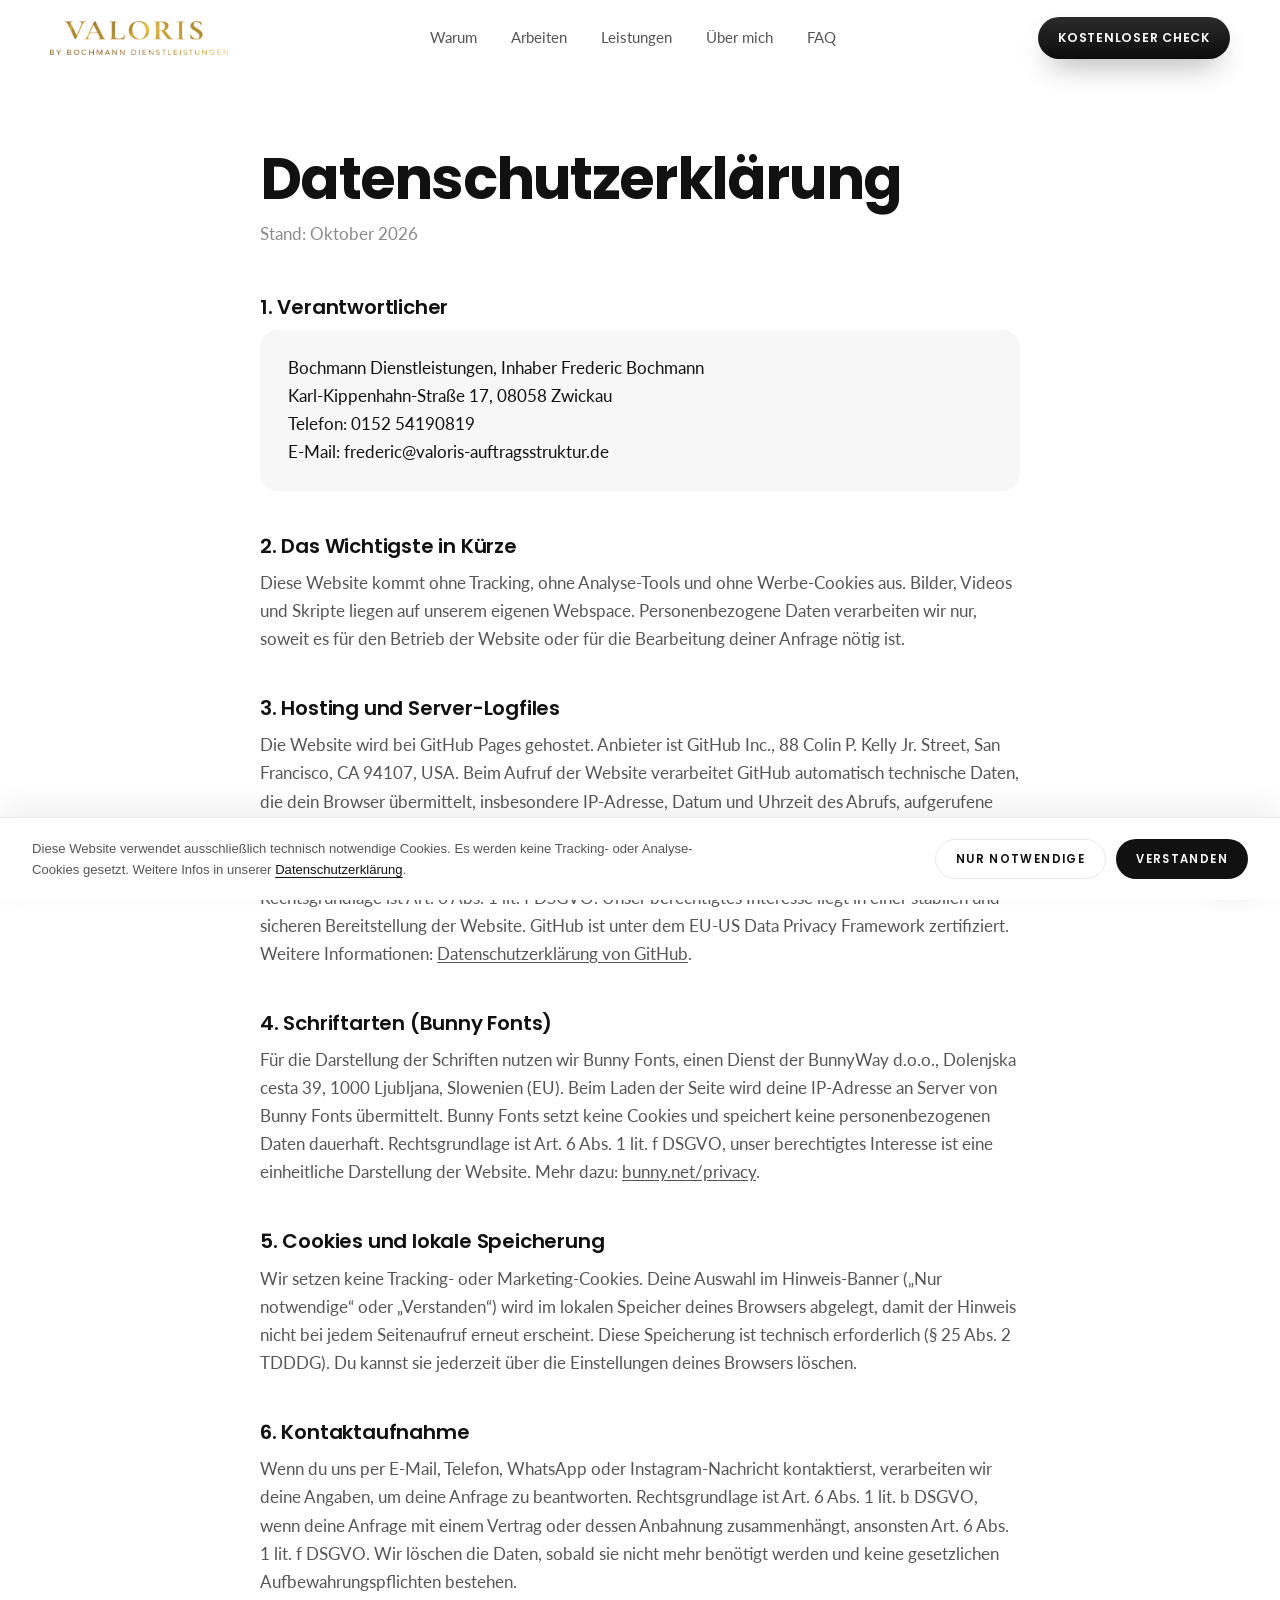
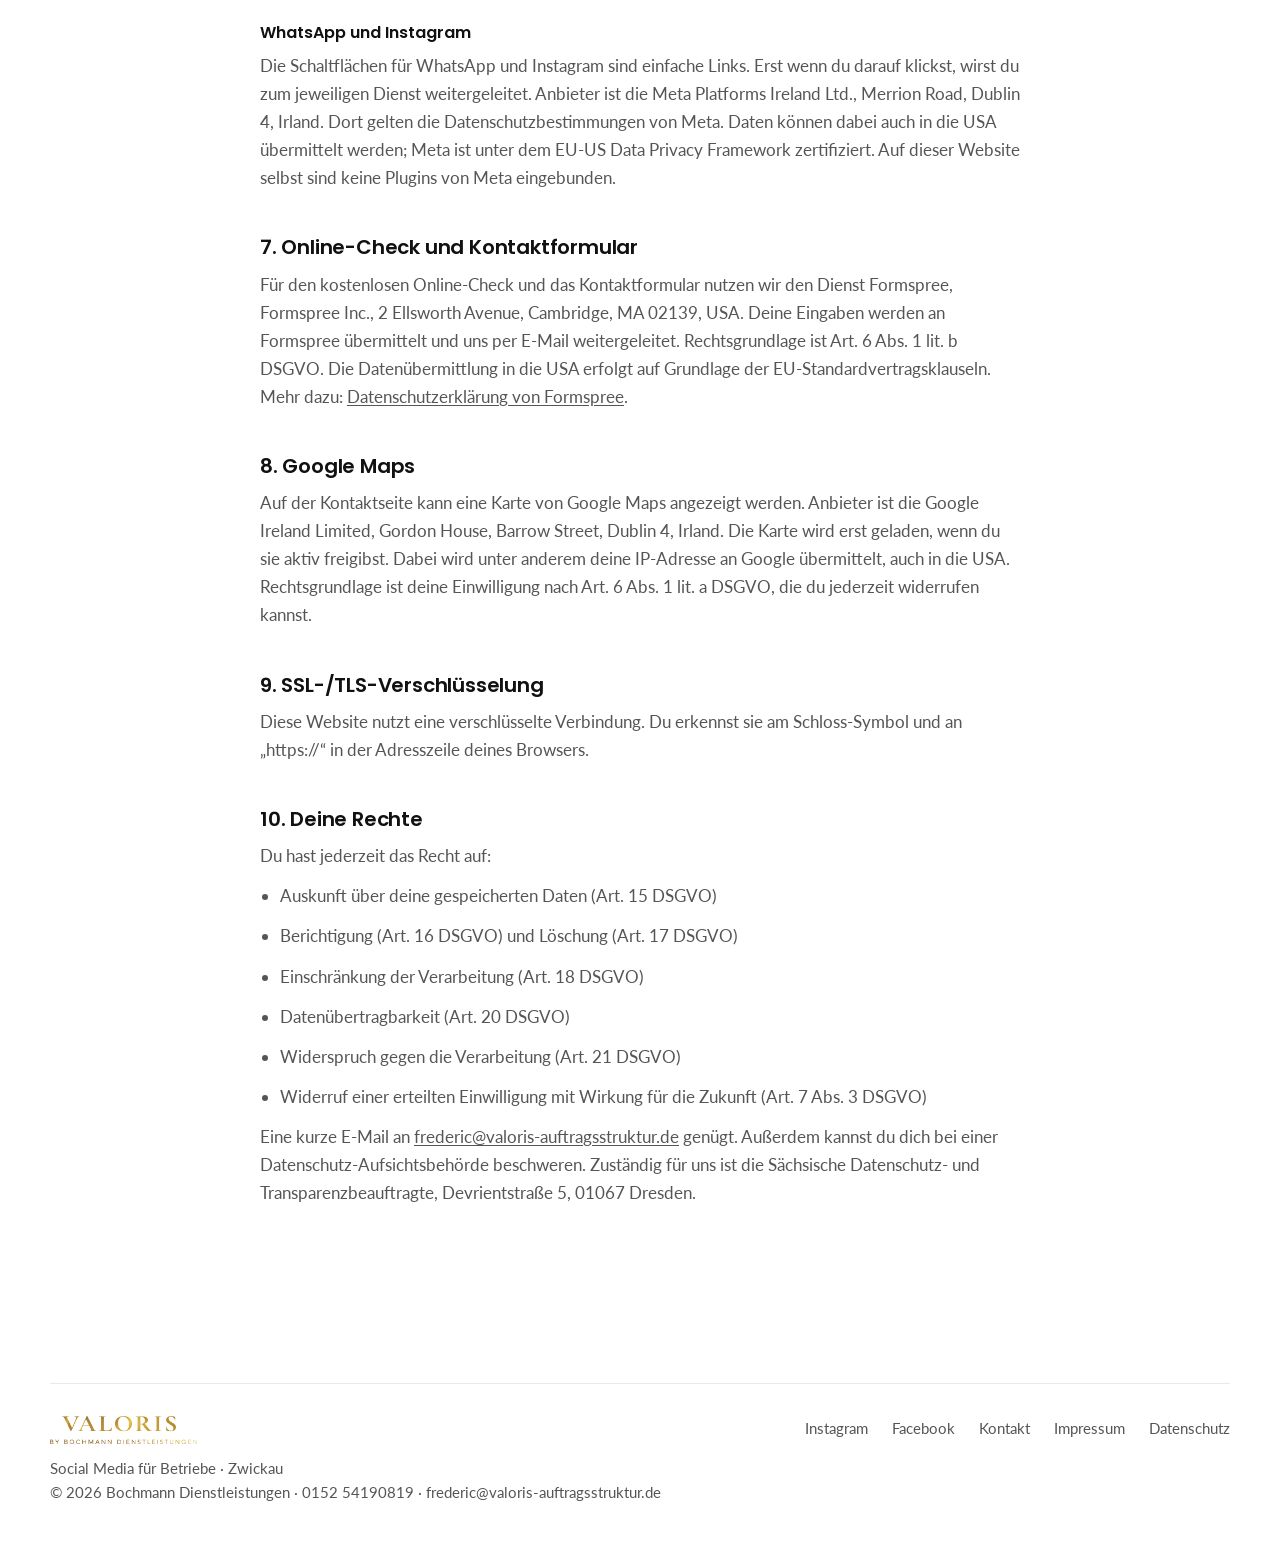
<file: datenschutz.html>
<!DOCTYPE html>
<html lang="de">
<head>
<meta charset="UTF-8">
<meta name="viewport" content="width=device-width,initial-scale=1">
<title>Datenschutz | VALORIS Zwickau</title>
<meta name="description" content="Datenschutzerklärung von VALORIS, einer Marke von Bochmann Dienstleistungen, Zwickau.">
<meta name="robots" content="noindex,follow">
<link rel="icon" type="image/png" href="assets/v2/favicon.png">
<meta name="theme-color" content="#ffffff">
<link rel="preconnect" href="https://fonts.bunny.net" crossorigin>
<link href="https://fonts.bunny.net/css?family=poppins:500,600,700|lato:400,700&display=swap" rel="stylesheet">
<style>
:root{--ink:#111;--soft:#555;--mute:#8a8a8a;--line:#e9e9ec;--bg:#fff;--bg2:#f7f7f8;--accent:#ff5a36;--green:#1fa463;--r:22px;--ease:cubic-bezier(.22,1,.36,1)}
*{margin:0;padding:0;box-sizing:border-box}
html{scroll-behavior:smooth}
body{background:var(--bg);color:var(--ink);font-family:'Lato',sans-serif;font-size:17px;line-height:1.65;-webkit-font-smoothing:antialiased;overflow-x:hidden}
a{color:inherit;text-decoration:none}
img,video{display:block;max-width:100%}
button{font:inherit;color:inherit;background:none;border:0;cursor:pointer}
h1,h2,h3,.logo,.btn,.num{font-family:'Poppins',sans-serif}

/* NAV */
.nav{position:fixed;top:0;left:0;right:0;z-index:500;background:rgba(255,255,255,.92);backdrop-filter:blur(12px);-webkit-backdrop-filter:blur(12px);border-bottom:1px solid transparent;transition:border-color .3s}
.nav.sc{border-color:var(--line)}
.nav-in{width:min(1180px,calc(100% - 40px));margin:0 auto;height:76px;display:flex;align-items:center;justify-content:space-between}
.logo img{height:34px;width:auto}
.foot-logo{display:block;height:28px;width:auto;margin-bottom:12px}
.cta-logo{height:42px;width:auto;margin:0 auto 34px}
.mnav-logo{height:34px;width:auto;margin-bottom:24px}
.nav-links{display:flex;gap:34px;list-style:none;font-size:.95rem;color:var(--soft)}
.nav-links a:hover{color:var(--ink)}
.btn{display:inline-flex;align-items:center;gap:12px;padding:16px 28px;border-radius:999px;font-size:.88rem;font-weight:600;letter-spacing:.06em;text-transform:uppercase;transition:transform .2s var(--ease),box-shadow .25s,background .2s,color .2s}
.btn:active{transform:scale(.97)}
.btn svg{width:20px;height:20px;flex:none}
.btn-dark{background:linear-gradient(180deg,#2b2b2b,#0c0c0c);color:#fff;box-shadow:0 14px 30px -12px rgba(0,0,0,.45)}
.btn-dark:hover{box-shadow:0 18px 36px -12px rgba(0,0,0,.55)}
.btn-line{border:1.5px solid var(--ink)}
.btn-line:hover{background:var(--ink);color:#fff}
.nav .btn{padding:11px 20px;font-size:.78rem}
.ham{display:none;width:42px;height:42px;align-items:center;justify-content:center}
.ham span{display:block;width:20px;height:2px;background:var(--ink);box-shadow:0 6px 0 var(--ink),0 -6px 0 var(--ink)}
.mnav{display:none;position:fixed;inset:0;z-index:490;background:#fff;padding:110px 28px 40px;flex-direction:column}
.mnav.open{display:flex}
.mnav a{font-family:'Poppins',sans-serif;font-size:1.6rem;font-weight:600;padding:14px 0;border-bottom:1px solid var(--line)}

/* LAYOUT */
.wrap{width:min(1180px,calc(100% - 40px));margin:0 auto}
section{padding:120px 0}
.eyebrow{font-family:'Poppins',sans-serif;font-size:.8rem;font-weight:600;letter-spacing:.14em;text-transform:uppercase;color:var(--accent);margin-bottom:16px}
h2{font-size:clamp(2rem,4vw,3.1rem);font-weight:700;line-height:1.12;letter-spacing:-.02em}
.lead{color:var(--soft);font-size:1.08rem;max-width:620px;margin-top:18px}
.center{text-align:center}.center .lead{margin-left:auto;margin-right:auto}

/* HERO */
.hero{padding:150px 0 90px}
.hero-grid{display:grid;grid-template-columns:1fr 1fr;gap:64px;align-items:center}
h1{font-size:clamp(2.9rem,6vw,5rem);font-weight:700;line-height:1.04;letter-spacing:-.03em}
.hero p{color:var(--soft);font-size:1.15rem;max-width:460px;margin:26px 0 38px}
.hero-btns{display:flex;gap:14px;flex-wrap:wrap;align-items:center}
.hero-img{border-radius:28px;overflow:hidden;aspect-ratio:4/5;box-shadow:0 40px 80px -40px rgba(0,0,0,.35)}
.hero-img img{width:100%;height:100%;object-fit:cover;object-position:50% 30%}
.trust{display:flex;gap:28px;flex-wrap:wrap;margin-top:44px;color:var(--soft);font-size:.92rem}
.trust span{display:flex;align-items:center;gap:8px}
.trust svg{width:18px;height:18px;stroke:var(--accent);fill:none;stroke-width:2;stroke-linecap:round;stroke-linejoin:round}

/* JOURNEY */
.journey{background:var(--bg2)}
.j-grid{display:grid;grid-template-columns:1fr 320px 1fr;gap:56px;align-items:center;min-height:min(80vh,700px)}
.phone{position:relative;width:290px;height:590px;margin:0 auto;border-radius:44px;background:#111;padding:10px;box-shadow:0 40px 80px -40px rgba(0,0,0,.45)}
.screen{position:relative;width:100%;height:100%;border-radius:35px;overflow:hidden;background:#fff}
.notch{position:absolute;top:10px;left:50%;transform:translateX(-50%);width:88px;height:24px;border-radius:20px;background:#111;z-index:5}
.scr{position:absolute;inset:0;padding:44px 14px 14px;opacity:0;transform:translateY(12px);transition:opacity .5s var(--ease),transform .5s var(--ease);font-size:.78rem}
.scr.on{opacity:1;transform:none}
.search{display:flex;align-items:center;gap:8px;background:#f1f1f3;border-radius:12px;padding:10px 12px;margin-bottom:16px}
.search svg{width:14px;height:14px;stroke:var(--mute);fill:none;stroke-width:2}
.caret{display:inline-block;width:1.5px;height:14px;background:var(--ink);animation:blink 1s steps(1) infinite;vertical-align:middle}
@keyframes blink{50%{opacity:0}}
.res{display:flex;gap:10px;align-items:center;padding:10px;border-radius:12px;margin-bottom:8px}
.res .av{width:36px;height:36px;border-radius:50%;background:#ececef;flex:none}
.res .ln{height:8px;border-radius:4px;background:#ececef}
.res.hit{position:relative;background:#fff1ec;box-shadow:inset 0 0 0 1.5px rgba(255,90,54,.25);opacity:0;transform:translateY(8px);transition:opacity .4s var(--ease),transform .4s var(--ease)}
.res.hit.show{opacity:1;transform:none}
.tap{position:absolute;left:50%;top:50%;width:46px;height:46px;margin:-23px 0 0 -23px;border-radius:50%;background:rgba(17,17,17,.18);transform:scale(0);opacity:0}
.tap.go{animation:tap .7s var(--ease)}
@keyframes tap{0%{transform:scale(.3);opacity:1}100%{transform:scale(1.6);opacity:0}}
.call{animation:none}.alive.on .call{animation:pulse 1.6s ease-in-out .6s infinite}
@keyframes pulse{0%,100%{box-shadow:0 0 0 0 rgba(31,164,99,.45)}50%{box-shadow:0 0 0 10px rgba(31,164,99,0)}}
.step{cursor:pointer}
.res b{display:block;font-size:.8rem}.res small{color:var(--soft);font-size:.7rem}
.prof-top{display:flex;align-items:center;gap:14px;margin-bottom:10px}
.prof-top .av{width:56px;height:56px;border-radius:50%;background:#ececef;flex:none}
.stats{display:flex;gap:14px;font-size:.7rem;color:var(--soft)}
.stats b{display:block;color:var(--ink);font-size:.86rem}
.bio b{font-size:.82rem}.bio p{color:var(--soft);font-size:.72rem;line-height:1.45;margin:2px 0 10px}
.grid9{display:grid;grid-template-columns:repeat(3,1fr);gap:3px}
.grid9 i{aspect-ratio:1;background:#efeff2;display:block}
.alive .grid9 i{transform:scale(.7);opacity:0;transition:transform .45s var(--ease),opacity .45s}
.alive.on .grid9 i{transform:none;opacity:1}
.alive.on .grid9 i:nth-child(2){transition-delay:.05s}.alive.on .grid9 i:nth-child(3){transition-delay:.1s}.alive.on .grid9 i:nth-child(4){transition-delay:.15s}.alive.on .grid9 i:nth-child(5){transition-delay:.2s}.alive.on .grid9 i:nth-child(6){transition-delay:.25s}.alive.on .grid9 i:nth-child(7){transition-delay:.3s}.alive.on .grid9 i:nth-child(8){transition-delay:.35s}.alive.on .grid9 i:nth-child(9){transition-delay:.4s}
.igbar{display:flex;align-items:center;justify-content:space-between;margin:-6px 0 12px;font-size:.8rem}
.igbar svg{width:16px;height:16px;fill:none;stroke:var(--ink);stroke-width:2}.igbar svg circle{fill:var(--ink);stroke:none}
.av-stale,.av-live{display:flex;align-items:center;justify-content:center;font-family:'Poppins',sans-serif;font-weight:700;font-size:.9rem;letter-spacing:.02em}
.av-stale{background:#e4e4e8!important;color:#999}
.av-live{background:#1f3b63!important;color:#fff;box-shadow:0 0 0 2.5px #fff,0 0 0 4.5px #e1306c!important}
.av.sm{font-size:.62rem}
.stats{flex:1;justify-content:space-around;text-align:center}
.bio em{display:block;font-style:normal;color:var(--mute);font-size:.68rem}
.bio .job{color:#1f3b63;font-weight:700}
.igbtns{display:flex;gap:6px;margin:4px 0 10px}.igbtns span{flex:1;text-align:center;padding:6px;border-radius:8px;background:#efeff2;font-weight:700;font-size:.72rem}.igbtns .f{background:#0095f6;color:#fff}
.hls{display:flex;gap:10px;margin:2px 0 8px;font-size:.6rem;text-align:center;color:var(--soft)}
.hls span{display:flex;flex-direction:column;align-items:center;gap:3px}
.hls i{width:42px;height:42px;border-radius:50%;background-size:cover;background-position:center;box-shadow:inset 0 0 0 2px #fff,0 0 0 1px #d9d9de}
.tabs{display:flex;justify-content:center;border-top:1px solid #eee;padding:6px 0;margin-bottom:2px}.tabs svg{width:16px;height:16px;fill:none;stroke:var(--ink);stroke-width:1.6}
.grid9 i{background-size:cover;background-position:center}
.grid9.stale i{filter:saturate(.55) brightness(1.04) contrast(.9)}
.alive .grid9 i{background-color:#ddd}
.ctas{position:absolute;left:14px;right:14px;bottom:14px;display:flex;gap:8px}
.ctas span{flex:1;text-align:center;padding:11px;border-radius:12px;color:#fff;font-family:'Poppins',sans-serif;font-weight:600;font-size:.8rem}
.ctas .apply{background:#111}
.note{margin-top:10px;text-align:center;color:var(--mute);font-size:.7rem}
.timer{position:absolute;left:50%;top:50%;transform:translate(-50%,-50%);background:#111;color:#fff;border-radius:14px;padding:14px 20px;font-family:'Poppins',sans-serif;font-weight:600;font-size:.9rem;white-space:nowrap}
.timer b{font-size:1.3rem;font-variant-numeric:tabular-nums}
.call{background:var(--green)}
.steps{position:relative;padding-left:34px}
.steps .track{position:absolute;left:9px;top:6px;bottom:6px;width:2px;background:#ddd;border-radius:2px;overflow:hidden}
.steps .track i{display:block;width:100%;height:0;background:var(--accent);transition:height .8s var(--ease)}
.step{position:relative;padding:12px 0 22px;opacity:.35;transition:opacity .5s}
.step.on{opacity:1}
.step::before{content:'';position:absolute;left:-31px;top:18px;width:12px;height:12px;border-radius:50%;background:var(--bg2);box-shadow:inset 0 0 0 2px #bbb}
.step.on::before{background:var(--accent);box-shadow:none}
.step small{font-family:'Poppins',sans-serif;font-size:.74rem;font-weight:600;color:var(--mute)}
.step h3{font-size:1.2rem;font-weight:600;margin:2px 0 4px}
.step p{color:var(--soft);font-size:.95rem;max-width:300px}
.result{margin-top:10px;font-size:.92rem;line-height:1.8}
.result .no{color:#c0392b}.result .yes{color:var(--green)}

/* FAKTEN */
.facts{display:grid;grid-template-columns:repeat(3,1fr);gap:20px;margin-top:56px}
.fact{border:1px solid var(--line);border-radius:var(--r);padding:36px 32px;box-shadow:0 20px 40px -32px rgba(0,0,0,.25)}
.fact .tag{font-family:'Poppins',sans-serif;font-size:.78rem;font-weight:600;color:var(--accent);text-transform:uppercase;letter-spacing:.1em}
.num{font-size:clamp(3.2rem,5.4vw,4.4rem);font-weight:700;letter-spacing:-.03em;line-height:1;margin-top:18px}
.fact h3{font-size:1.1rem;font-weight:600;margin:14px 0 8px}
.fact p{color:var(--soft);font-size:.95rem}
.src{margin-top:24px;font-size:.8rem;color:var(--mute)}
.src a{text-decoration:underline;text-underline-offset:2px}

/* REELS */
.reels{display:grid;grid-template-columns:repeat(6,1fr);gap:16px;margin-top:56px}
.reel{display:block;width:100%;text-align:left}
.reel-v{position:relative;aspect-ratio:9/16;border-radius:18px;overflow:hidden;background:#eee;box-shadow:0 20px 40px -26px rgba(0,0,0,.4);transition:transform .4s var(--ease)}
.reel:hover .reel-v{transform:translateY(-4px)}
.reel-v video{width:100%;height:100%;object-fit:cover}
.play{position:absolute;right:10px;bottom:10px;width:40px;height:40px;border-radius:50%;background:#fff;display:flex;align-items:center;justify-content:center;box-shadow:0 6px 16px rgba(0,0,0,.2)}
.play svg{width:14px;height:14px;fill:var(--ink);margin-left:2px}
.reel-t{font-family:'Poppins',sans-serif;font-size:.86rem;font-weight:600;line-height:1.35;margin-top:14px}
.reel-k{font-size:.82rem;color:var(--mute)}

/* LEISTUNGEN */
.cards{display:grid;grid-template-columns:repeat(4,1fr);gap:20px;margin-top:56px}
.card{border:1px solid var(--line);border-radius:var(--r);padding:32px 28px;transition:box-shadow .3s,transform .3s var(--ease)}
.card:hover{box-shadow:0 24px 50px -30px rgba(0,0,0,.3);transform:translateY(-3px)}
.card svg{width:26px;height:26px;stroke:var(--accent);fill:none;stroke-width:1.7;stroke-linecap:round;stroke-linejoin:round;margin-bottom:26px}
.card h3{font-size:1.12rem;font-weight:600;margin-bottom:8px}
.card p{color:var(--soft);font-size:.95rem}
.card-wide{grid-column:1/-1;display:flex;justify-content:space-between;align-items:center;gap:20px;flex-wrap:wrap;background:var(--bg2);border-color:transparent}
.card-wide:hover{transform:none;box-shadow:none}

/* ÜBER MICH */
.about{display:grid;grid-template-columns:1fr 1fr;gap:80px;align-items:center}
.about-img{border-radius:28px;overflow:hidden;aspect-ratio:4/5;box-shadow:0 40px 80px -40px rgba(0,0,0,.35)}
.about-img img{width:100%;height:100%;object-fit:cover;object-position:50% 35%}
.about p{color:var(--soft);font-size:1.05rem;margin-top:18px;max-width:500px}
.about .btn{margin-top:32px}

/* FAQ */
.faq{max-width:820px;margin:48px auto 0;border-top:1px solid var(--line)}
.faq details{border-bottom:1px solid var(--line)}
.faq summary{list-style:none;cursor:pointer;display:flex;justify-content:space-between;align-items:center;gap:20px;padding:24px 0;font-family:'Poppins',sans-serif;font-weight:600;font-size:1.05rem}
.faq summary::-webkit-details-marker{display:none}
.faq summary i{flex:none;width:18px;height:18px;position:relative;transition:transform .3s var(--ease)}
.faq summary i::before,.faq summary i::after{content:'';position:absolute;left:0;top:50%;width:18px;height:2px;background:var(--ink)}
.faq summary i::after{transform:rotate(90deg)}
.faq details[open] summary i{transform:rotate(45deg)}
.faq .ans{color:var(--soft);padding:0 0 24px;max-width:680px}

/* CTA */
.cta{background:#111;color:#fff;border-radius:32px;padding:90px 48px;text-align:center}
.cta h2{color:#fff}
.cta .lead{color:#b5b5b5;margin:18px auto 0}
.cta-btns{display:flex;gap:14px;justify-content:center;flex-wrap:wrap;margin-top:40px}
.btn-white{background:#fff;color:var(--ink)}
.btn-ghost-w{border:1.5px solid rgba(255,255,255,.4);color:#fff}
.btn-ghost-w:hover{border-color:#fff}

/* LIGHTBOX / WA / FOOTER */
.lb{position:fixed;inset:0;z-index:900;background:rgba(0,0,0,.85);display:none;align-items:center;justify-content:center;padding:24px}
.lb.open{display:flex}
.lb video{max-height:88vh;max-width:min(100%,480px);border-radius:18px;background:#000}
.lb-x{position:absolute;top:18px;right:20px;color:#fff;font-family:'Poppins',sans-serif;font-size:.85rem;font-weight:600;padding:10px}
.wa{position:fixed;right:20px;bottom:20px;z-index:600;width:56px;height:56px;border-radius:50%;background:#25D366;display:flex;align-items:center;justify-content:center;box-shadow:0 12px 30px -8px rgba(0,0,0,.3)}
.wa svg{width:28px;height:28px;fill:#fff}
footer{padding:64px 0 48px;font-size:.92rem;color:var(--soft)}
.foot{display:flex;justify-content:space-between;gap:30px;flex-wrap:wrap;border-top:1px solid var(--line);padding-top:32px}
.foot .links{display:flex;gap:24px;flex-wrap:wrap}
.foot a:hover{color:var(--ink)}

/* Cookie-Banner passend */
#vcb{background:#fff!important;color:var(--soft)!important;border-top:1px solid var(--line)!important;box-shadow:0 -10px 30px rgba(0,0,0,.06)}
#vcb *{color:inherit}#vcb a{color:var(--ink)!important}
#vcb-accept,#vcb-decline{border-radius:999px!important;font-family:'Poppins',sans-serif!important;font-weight:600!important}
#vcb-accept{background:#111!important;color:#fff!important}
#vcb-decline{color:var(--ink)!important;border:1px solid var(--line)!important}

.js .rv{opacity:0;transform:translateY(24px)}

@media(max-width:1000px){
  .nav-links,.nav-in>.btn{display:none}
  .ham{display:flex}
  section{padding:84px 0}
  .hero{padding:110px 0 60px}
  .hero-grid{grid-template-columns:1fr;gap:44px}
  .j-grid{grid-template-columns:1fr;gap:44px;min-height:0}
  .phone{width:260px;height:530px}
  .facts{grid-template-columns:1fr}
  .reels{grid-template-columns:repeat(3,1fr)}
  .cards{grid-template-columns:1fr 1fr}
  .about{grid-template-columns:1fr;gap:44px}
  .cta{padding:64px 24px;border-radius:24px}
}
@media(max-width:560px){
  h1{font-size:2.7rem}
  .reels{grid-template-columns:1fr 1fr;gap:12px}
  .cards{grid-template-columns:1fr}
  .btn{padding:15px 22px}
}
@media(prefers-reduced-motion:reduce){.caret{animation:none}html{scroll-behavior:auto}}
</style>
<style>
.legal{max-width:760px;margin:0 auto;padding:150px 0 100px}
.legal h1{font-size:clamp(2.4rem,5vw,3.6rem);margin-bottom:10px}
.legal .sub{color:var(--mute);margin-bottom:48px}
.legal h2{font-size:1.25rem;font-weight:600;letter-spacing:-.01em;margin:44px 0 12px}
.legal h3{font-family:'Poppins',sans-serif;font-size:1rem;font-weight:600;margin:24px 0 6px}
.legal p,.legal li{color:var(--soft);margin-bottom:12px}
.legal ul{padding-left:20px;margin-bottom:12px}
.legal a{text-decoration:underline;text-underline-offset:2px}
.legal .box{background:var(--bg2);border-radius:18px;padding:24px 28px;margin:8px 0 12px}
.legal .box p{margin:0;color:var(--ink)}
</style>
</head>
<body>
<header class="nav" id="nav">
  <div class="nav-in">
    <a href="/" class="logo"><img src="assets/v2/valoris-logo.png" alt="VALORIS by Bochmann Dienstleistungen" width="190" height="36"></a>
    <ul class="nav-links">
      <li><a href="/#warum">Warum</a></li>
      <li><a href="/#reels">Arbeiten</a></li>
      <li><a href="/#leistungen">Leistungen</a></li>
      <li><a href="/#ueber-mich">Über mich</a></li>
      <li><a href="/#faq">FAQ</a></li>
    </ul>
    <a href="check/" class="btn btn-dark">Kostenloser Check</a>
    <button class="ham" aria-label="Menü" onclick="document.getElementById('mnav').classList.toggle('open')"><span></span></button>
  </div>
</header>
<div class="mnav" id="mnav" onclick="this.classList.remove('open')">
  <img src="assets/v2/valoris-logo.png" alt="VALORIS by Bochmann Dienstleistungen" class="mnav-logo" width="190" height="36">
  <a href="/">Startseite</a><a href="/#reels">Arbeiten</a><a href="/#leistungen">Leistungen</a><a href="ueber-uns.html">Über mich</a><a href="/#faq">FAQ</a>
  <a href="check/" class="btn btn-dark" style="margin-top:24px;justify-content:center;border:0">Kostenloser Check</a>
</div>
<main class="wrap legal">
<h1>Datenschutzerklärung</h1>
<p class="sub">Stand: Oktober 2026</p>

<h2>1. Verantwortlicher</h2>
<div class="box"><p>Bochmann Dienstleistungen, Inhaber Frederic Bochmann<br>Karl-Kippenhahn-Straße 17, 08058 Zwickau<br>Telefon: 0152 54190819<br>E-Mail: frederic@valoris-auftragsstruktur.de</p></div>

<h2>2. Das Wichtigste in Kürze</h2>
<p>Diese Website kommt ohne Tracking, ohne Analyse-Tools und ohne Werbe-Cookies aus. Bilder, Videos und Skripte liegen auf unserem eigenen Webspace. Personenbezogene Daten verarbeiten wir nur, soweit es für den Betrieb der Website oder für die Bearbeitung deiner Anfrage nötig ist.</p>

<h2>3. Hosting und Server-Logfiles</h2>
<p>Die Website wird bei GitHub Pages gehostet. Anbieter ist GitHub Inc., 88 Colin P. Kelly Jr. Street, San Francisco, CA 94107, USA. Beim Aufruf der Website verarbeitet GitHub automatisch technische Daten, die dein Browser übermittelt, insbesondere IP-Adresse, Datum und Uhrzeit des Abrufs, aufgerufene Seite, Browsertyp und Betriebssystem. Diese Daten sind für die sichere Auslieferung der Website technisch erforderlich.</p>
<p>Rechtsgrundlage ist Art. 6 Abs. 1 lit. f DSGVO. Unser berechtigtes Interesse liegt in einer stabilen und sicheren Bereitstellung der Website. GitHub ist unter dem EU-US Data Privacy Framework zertifiziert. Weitere Informationen: <a href="https://docs.github.com/de/site-policy/privacy-policies/github-general-privacy-statement" target="_blank" rel="noopener">Datenschutzerklärung von GitHub</a>.</p>

<h2>4. Schriftarten (Bunny Fonts)</h2>
<p>Für die Darstellung der Schriften nutzen wir Bunny Fonts, einen Dienst der BunnyWay d.o.o., Dolenjska cesta 39, 1000 Ljubljana, Slowenien (EU). Beim Laden der Seite wird deine IP-Adresse an Server von Bunny Fonts übermittelt. Bunny Fonts setzt keine Cookies und speichert keine personenbezogenen Daten dauerhaft. Rechtsgrundlage ist Art. 6 Abs. 1 lit. f DSGVO, unser berechtigtes Interesse ist eine einheitliche Darstellung der Website. Mehr dazu: <a href="https://bunny.net/privacy" target="_blank" rel="noopener">bunny.net/privacy</a>.</p>

<h2>5. Cookies und lokale Speicherung</h2>
<p>Wir setzen keine Tracking- oder Marketing-Cookies. Deine Auswahl im Hinweis-Banner („Nur notwendige“ oder „Verstanden“) wird im lokalen Speicher deines Browsers abgelegt, damit der Hinweis nicht bei jedem Seitenaufruf erneut erscheint. Diese Speicherung ist technisch erforderlich (§ 25 Abs. 2 TDDDG). Du kannst sie jederzeit über die Einstellungen deines Browsers löschen.</p>

<h2>6. Kontaktaufnahme</h2>
<p>Wenn du uns per E-Mail, Telefon, WhatsApp oder Instagram-Nachricht kontaktierst, verarbeiten wir deine Angaben, um deine Anfrage zu beantworten. Rechtsgrundlage ist Art. 6 Abs. 1 lit. b DSGVO, wenn deine Anfrage mit einem Vertrag oder dessen Anbahnung zusammenhängt, ansonsten Art. 6 Abs. 1 lit. f DSGVO. Wir löschen die Daten, sobald sie nicht mehr benötigt werden und keine gesetzlichen Aufbewahrungspflichten bestehen.</p>
<h3>WhatsApp und Instagram</h3>
<p>Die Schaltflächen für WhatsApp und Instagram sind einfache Links. Erst wenn du darauf klickst, wirst du zum jeweiligen Dienst weitergeleitet. Anbieter ist die Meta Platforms Ireland Ltd., Merrion Road, Dublin 4, Irland. Dort gelten die Datenschutzbestimmungen von Meta. Daten können dabei auch in die USA übermittelt werden; Meta ist unter dem EU-US Data Privacy Framework zertifiziert. Auf dieser Website selbst sind keine Plugins von Meta eingebunden.</p>

<h2>7. Online-Check und Kontaktformular</h2>
<p>Für den kostenlosen Online-Check und das Kontaktformular nutzen wir den Dienst Formspree, Formspree Inc., 2 Ellsworth Avenue, Cambridge, MA 02139, USA. Deine Eingaben werden an Formspree übermittelt und uns per E-Mail weitergeleitet. Rechtsgrundlage ist Art. 6 Abs. 1 lit. b DSGVO. Die Datenübermittlung in die USA erfolgt auf Grundlage der EU-Standardvertragsklauseln. Mehr dazu: <a href="https://formspree.io/legal/privacy-policy" target="_blank" rel="noopener">Datenschutzerklärung von Formspree</a>.</p>

<h2>8. Google Maps</h2>
<p>Auf der Kontaktseite kann eine Karte von Google Maps angezeigt werden. Anbieter ist die Google Ireland Limited, Gordon House, Barrow Street, Dublin 4, Irland. Die Karte wird erst geladen, wenn du sie aktiv freigibst. Dabei wird unter anderem deine IP-Adresse an Google übermittelt, auch in die USA. Rechtsgrundlage ist deine Einwilligung nach Art. 6 Abs. 1 lit. a DSGVO, die du jederzeit widerrufen kannst.</p>

<h2>9. SSL-/TLS-Verschlüsselung</h2>
<p>Diese Website nutzt eine verschlüsselte Verbindung. Du erkennst sie am Schloss-Symbol und an „https://“ in der Adresszeile deines Browsers.</p>

<h2>10. Deine Rechte</h2>
<p>Du hast jederzeit das Recht auf:</p>
<ul>
<li>Auskunft über deine gespeicherten Daten (Art. 15 DSGVO)</li>
<li>Berichtigung (Art. 16 DSGVO) und Löschung (Art. 17 DSGVO)</li>
<li>Einschränkung der Verarbeitung (Art. 18 DSGVO)</li>
<li>Datenübertragbarkeit (Art. 20 DSGVO)</li>
<li>Widerspruch gegen die Verarbeitung (Art. 21 DSGVO)</li>
<li>Widerruf einer erteilten Einwilligung mit Wirkung für die Zukunft (Art. 7 Abs. 3 DSGVO)</li>
</ul>
<p>Eine kurze E-Mail an <a href="mailto:frederic@valoris-auftragsstruktur.de">frederic@valoris-auftragsstruktur.de</a> genügt. Außerdem kannst du dich bei einer Datenschutz-Aufsichtsbehörde beschweren. Zuständig für uns ist die Sächsische Datenschutz- und Transparenzbeauftragte, Devrientstraße 5, 01067 Dresden.</p>

</main>
<footer>
  <div class="wrap foot">
    <div><img src="assets/v2/valoris-logo.png" alt="VALORIS by Bochmann Dienstleistungen" class="foot-logo" width="160" height="31" loading="lazy">Social Media für Betriebe · Zwickau<br>© <span id="yr">2026</span> Bochmann Dienstleistungen · <a href="tel:+4915254190819">0152 54190819</a> · <a href="mailto:frederic@valoris-auftragsstruktur.de">frederic@valoris-auftragsstruktur.de</a></div>
    <div class="links">
      <a href="https://www.instagram.com/valoris_auftragsstruktur/" target="_blank" rel="noopener">Instagram</a>
      <a href="https://www.facebook.com/people/Valoris-Auftragsstruktur/61564795752910/" target="_blank" rel="noopener">Facebook</a>
      <a href="kontakt.html">Kontakt</a>
      <a href="impressum.html">Impressum</a>
      <a href="datenschutz.html">Datenschutz</a>
    </div>
  </div>
</footer>
<a class="wa" href="https://wa.me/4915254190819" aria-label="WhatsApp schreiben"><svg viewBox="0 0 24 24"><path d="M12 2a10 10 0 0 0-8.6 15.1L2 22l5-1.3A10 10 0 1 0 12 2Zm5.8 14.2c-.2.7-1.4 1.3-2 1.4-.5.1-1.2.1-1.9-.1-.4-.1-1-.3-1.7-.6-3-1.3-4.9-4.3-5.1-4.5-.1-.2-1.2-1.6-1.2-3.1s.8-2.2 1.1-2.5c.3-.3.6-.4.8-.4h.6c.2 0 .4 0 .6.5l.9 2.1c.1.2.1.4 0 .5l-.3.5-.4.5c-.1.1-.3.3-.1.6.2.3.8 1.3 1.7 2.1 1.2 1 2.1 1.4 2.4 1.5.3.1.5.1.6-.1l.9-1.1c.2-.3.4-.2.6-.1l2 1c.3.1.5.2.5.3.1.2.1.8-.1 1.4Z"/></svg></a>
<script>
document.getElementById('yr').textContent=new Date().getFullYear();
const nav=document.getElementById('nav');addEventListener('scroll',()=>nav.classList.toggle('sc',scrollY>10),{passive:true});
</script>
<script src="assets/v2/clean-url.js"></script>
<script src="cookie-consent.js" defer></script>
</body>
</html>
</file>
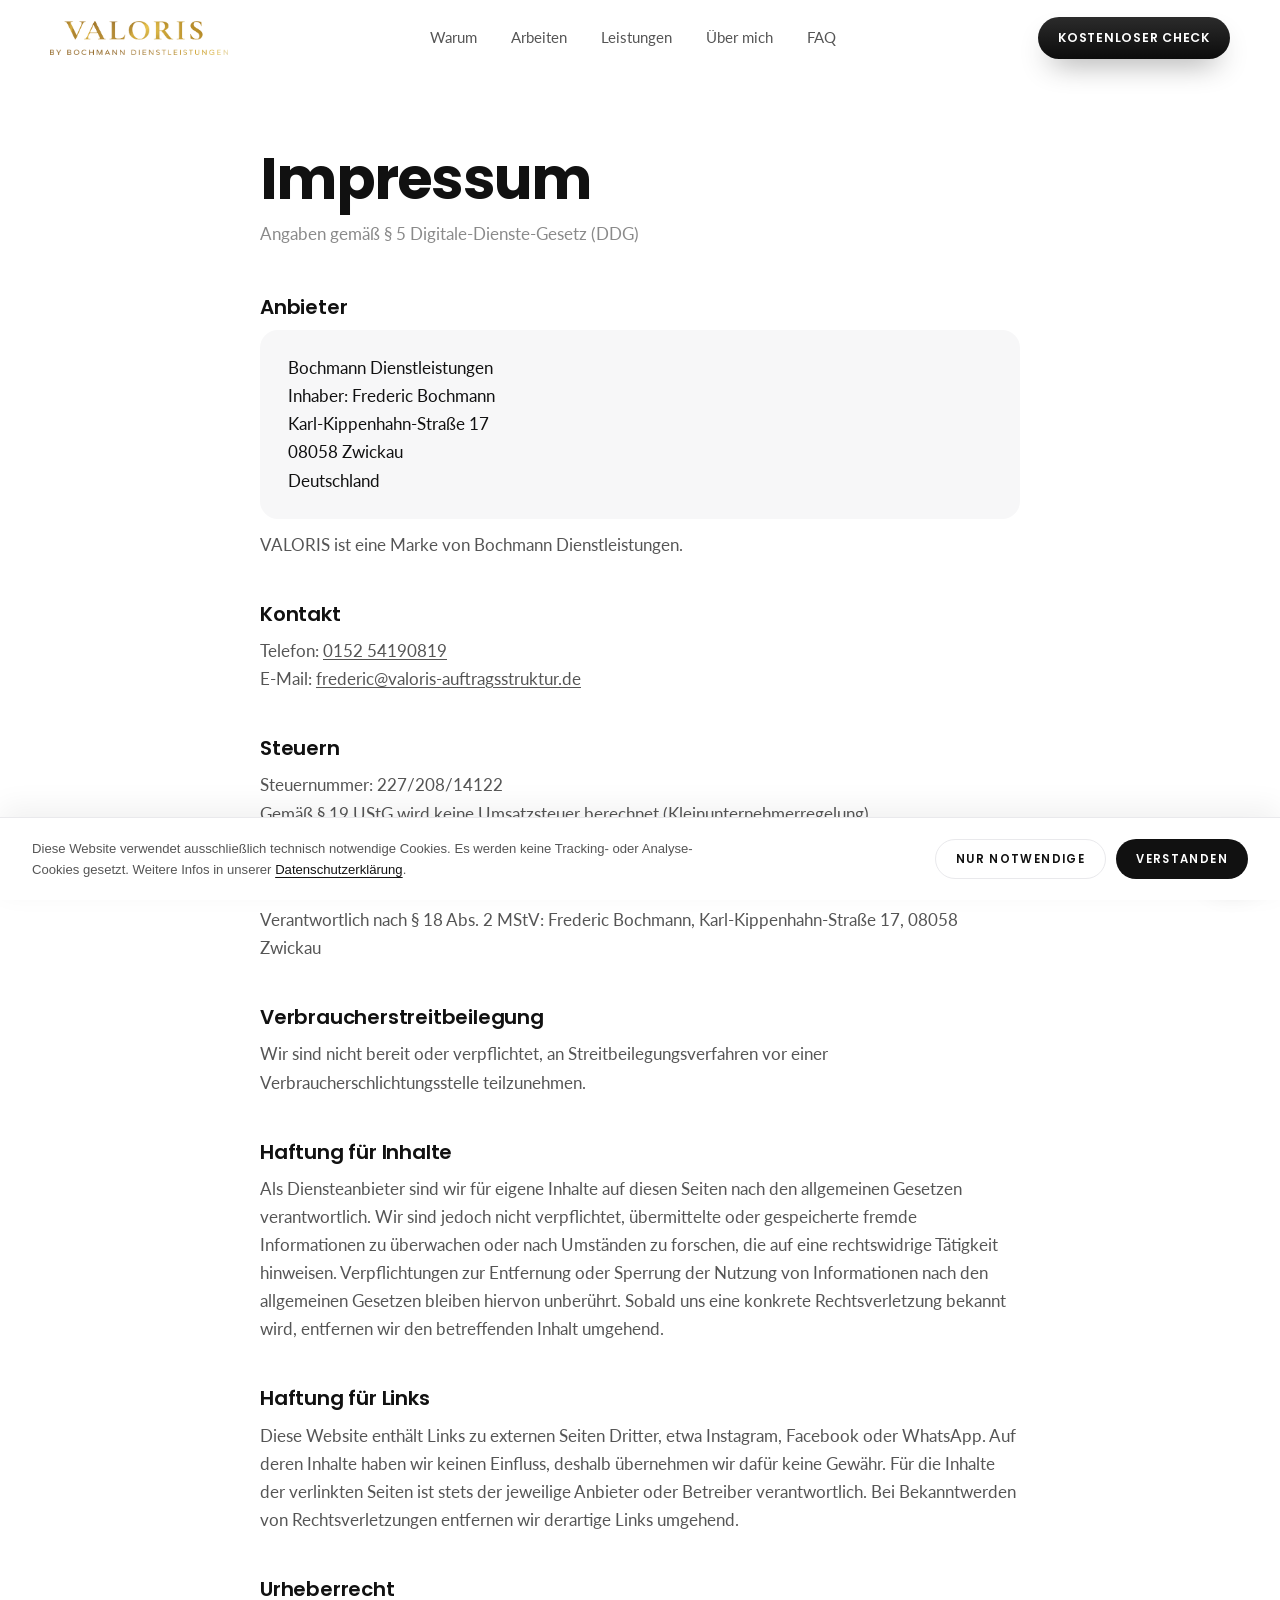
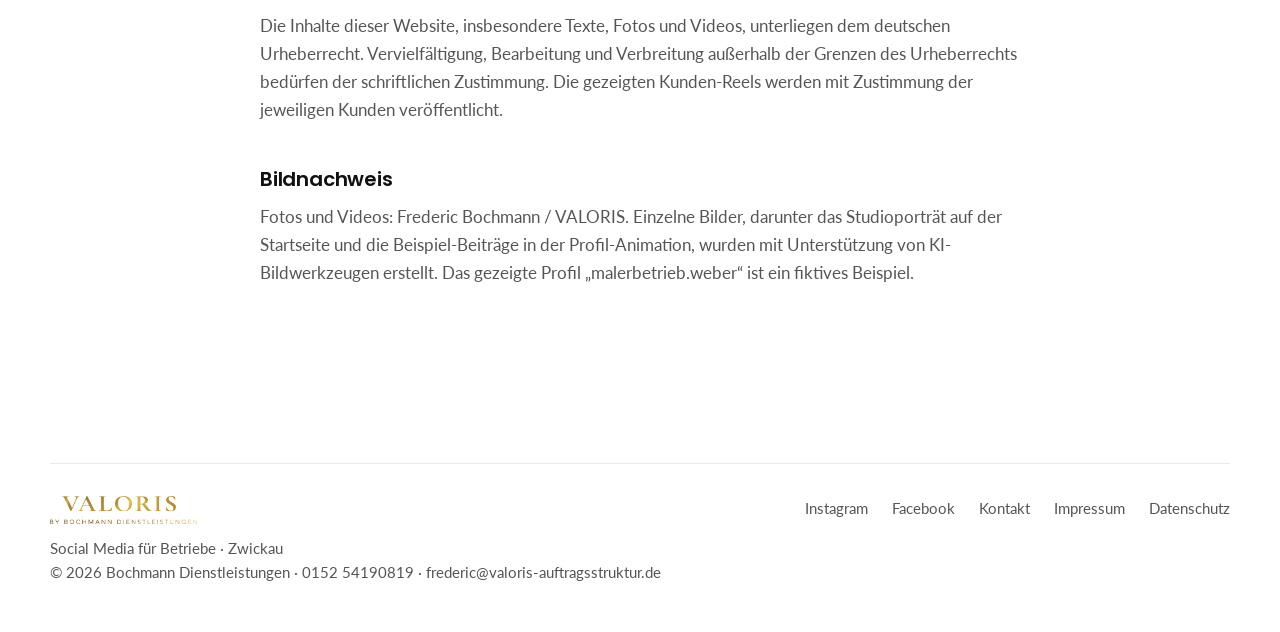
<file: impressum.html>
<!DOCTYPE html>
<html lang="de">
<head>
<meta charset="UTF-8">
<meta name="viewport" content="width=device-width,initial-scale=1">
<title>Impressum | VALORIS Zwickau</title>
<meta name="description" content="Impressum von VALORIS, einer Marke von Bochmann Dienstleistungen, Zwickau.">
<meta name="robots" content="noindex,follow">
<link rel="icon" type="image/png" href="assets/v2/favicon.png">
<meta name="theme-color" content="#ffffff">
<link rel="preconnect" href="https://fonts.bunny.net" crossorigin>
<link href="https://fonts.bunny.net/css?family=poppins:500,600,700|lato:400,700&display=swap" rel="stylesheet">
<style>
:root{--ink:#111;--soft:#555;--mute:#8a8a8a;--line:#e9e9ec;--bg:#fff;--bg2:#f7f7f8;--accent:#ff5a36;--green:#1fa463;--r:22px;--ease:cubic-bezier(.22,1,.36,1)}
*{margin:0;padding:0;box-sizing:border-box}
html{scroll-behavior:smooth}
body{background:var(--bg);color:var(--ink);font-family:'Lato',sans-serif;font-size:17px;line-height:1.65;-webkit-font-smoothing:antialiased;overflow-x:hidden}
a{color:inherit;text-decoration:none}
img,video{display:block;max-width:100%}
button{font:inherit;color:inherit;background:none;border:0;cursor:pointer}
h1,h2,h3,.logo,.btn,.num{font-family:'Poppins',sans-serif}

/* NAV */
.nav{position:fixed;top:0;left:0;right:0;z-index:500;background:rgba(255,255,255,.92);backdrop-filter:blur(12px);-webkit-backdrop-filter:blur(12px);border-bottom:1px solid transparent;transition:border-color .3s}
.nav.sc{border-color:var(--line)}
.nav-in{width:min(1180px,calc(100% - 40px));margin:0 auto;height:76px;display:flex;align-items:center;justify-content:space-between}
.logo img{height:34px;width:auto}
.foot-logo{display:block;height:28px;width:auto;margin-bottom:12px}
.cta-logo{height:42px;width:auto;margin:0 auto 34px}
.mnav-logo{height:34px;width:auto;margin-bottom:24px}
.nav-links{display:flex;gap:34px;list-style:none;font-size:.95rem;color:var(--soft)}
.nav-links a:hover{color:var(--ink)}
.btn{display:inline-flex;align-items:center;gap:12px;padding:16px 28px;border-radius:999px;font-size:.88rem;font-weight:600;letter-spacing:.06em;text-transform:uppercase;transition:transform .2s var(--ease),box-shadow .25s,background .2s,color .2s}
.btn:active{transform:scale(.97)}
.btn svg{width:20px;height:20px;flex:none}
.btn-dark{background:linear-gradient(180deg,#2b2b2b,#0c0c0c);color:#fff;box-shadow:0 14px 30px -12px rgba(0,0,0,.45)}
.btn-dark:hover{box-shadow:0 18px 36px -12px rgba(0,0,0,.55)}
.btn-line{border:1.5px solid var(--ink)}
.btn-line:hover{background:var(--ink);color:#fff}
.nav .btn{padding:11px 20px;font-size:.78rem}
.ham{display:none;width:42px;height:42px;align-items:center;justify-content:center}
.ham span{display:block;width:20px;height:2px;background:var(--ink);box-shadow:0 6px 0 var(--ink),0 -6px 0 var(--ink)}
.mnav{display:none;position:fixed;inset:0;z-index:490;background:#fff;padding:110px 28px 40px;flex-direction:column}
.mnav.open{display:flex}
.mnav a{font-family:'Poppins',sans-serif;font-size:1.6rem;font-weight:600;padding:14px 0;border-bottom:1px solid var(--line)}

/* LAYOUT */
.wrap{width:min(1180px,calc(100% - 40px));margin:0 auto}
section{padding:120px 0}
.eyebrow{font-family:'Poppins',sans-serif;font-size:.8rem;font-weight:600;letter-spacing:.14em;text-transform:uppercase;color:var(--accent);margin-bottom:16px}
h2{font-size:clamp(2rem,4vw,3.1rem);font-weight:700;line-height:1.12;letter-spacing:-.02em}
.lead{color:var(--soft);font-size:1.08rem;max-width:620px;margin-top:18px}
.center{text-align:center}.center .lead{margin-left:auto;margin-right:auto}

/* HERO */
.hero{padding:150px 0 90px}
.hero-grid{display:grid;grid-template-columns:1fr 1fr;gap:64px;align-items:center}
h1{font-size:clamp(2.9rem,6vw,5rem);font-weight:700;line-height:1.04;letter-spacing:-.03em}
.hero p{color:var(--soft);font-size:1.15rem;max-width:460px;margin:26px 0 38px}
.hero-btns{display:flex;gap:14px;flex-wrap:wrap;align-items:center}
.hero-img{border-radius:28px;overflow:hidden;aspect-ratio:4/5;box-shadow:0 40px 80px -40px rgba(0,0,0,.35)}
.hero-img img{width:100%;height:100%;object-fit:cover;object-position:50% 30%}
.trust{display:flex;gap:28px;flex-wrap:wrap;margin-top:44px;color:var(--soft);font-size:.92rem}
.trust span{display:flex;align-items:center;gap:8px}
.trust svg{width:18px;height:18px;stroke:var(--accent);fill:none;stroke-width:2;stroke-linecap:round;stroke-linejoin:round}

/* JOURNEY */
.journey{background:var(--bg2)}
.j-grid{display:grid;grid-template-columns:1fr 320px 1fr;gap:56px;align-items:center;min-height:min(80vh,700px)}
.phone{position:relative;width:290px;height:590px;margin:0 auto;border-radius:44px;background:#111;padding:10px;box-shadow:0 40px 80px -40px rgba(0,0,0,.45)}
.screen{position:relative;width:100%;height:100%;border-radius:35px;overflow:hidden;background:#fff}
.notch{position:absolute;top:10px;left:50%;transform:translateX(-50%);width:88px;height:24px;border-radius:20px;background:#111;z-index:5}
.scr{position:absolute;inset:0;padding:44px 14px 14px;opacity:0;transform:translateY(12px);transition:opacity .5s var(--ease),transform .5s var(--ease);font-size:.78rem}
.scr.on{opacity:1;transform:none}
.search{display:flex;align-items:center;gap:8px;background:#f1f1f3;border-radius:12px;padding:10px 12px;margin-bottom:16px}
.search svg{width:14px;height:14px;stroke:var(--mute);fill:none;stroke-width:2}
.caret{display:inline-block;width:1.5px;height:14px;background:var(--ink);animation:blink 1s steps(1) infinite;vertical-align:middle}
@keyframes blink{50%{opacity:0}}
.res{display:flex;gap:10px;align-items:center;padding:10px;border-radius:12px;margin-bottom:8px}
.res .av{width:36px;height:36px;border-radius:50%;background:#ececef;flex:none}
.res .ln{height:8px;border-radius:4px;background:#ececef}
.res.hit{position:relative;background:#fff1ec;box-shadow:inset 0 0 0 1.5px rgba(255,90,54,.25);opacity:0;transform:translateY(8px);transition:opacity .4s var(--ease),transform .4s var(--ease)}
.res.hit.show{opacity:1;transform:none}
.tap{position:absolute;left:50%;top:50%;width:46px;height:46px;margin:-23px 0 0 -23px;border-radius:50%;background:rgba(17,17,17,.18);transform:scale(0);opacity:0}
.tap.go{animation:tap .7s var(--ease)}
@keyframes tap{0%{transform:scale(.3);opacity:1}100%{transform:scale(1.6);opacity:0}}
.call{animation:none}.alive.on .call{animation:pulse 1.6s ease-in-out .6s infinite}
@keyframes pulse{0%,100%{box-shadow:0 0 0 0 rgba(31,164,99,.45)}50%{box-shadow:0 0 0 10px rgba(31,164,99,0)}}
.step{cursor:pointer}
.res b{display:block;font-size:.8rem}.res small{color:var(--soft);font-size:.7rem}
.prof-top{display:flex;align-items:center;gap:14px;margin-bottom:10px}
.prof-top .av{width:56px;height:56px;border-radius:50%;background:#ececef;flex:none}
.stats{display:flex;gap:14px;font-size:.7rem;color:var(--soft)}
.stats b{display:block;color:var(--ink);font-size:.86rem}
.bio b{font-size:.82rem}.bio p{color:var(--soft);font-size:.72rem;line-height:1.45;margin:2px 0 10px}
.grid9{display:grid;grid-template-columns:repeat(3,1fr);gap:3px}
.grid9 i{aspect-ratio:1;background:#efeff2;display:block}
.alive .grid9 i{transform:scale(.7);opacity:0;transition:transform .45s var(--ease),opacity .45s}
.alive.on .grid9 i{transform:none;opacity:1}
.alive.on .grid9 i:nth-child(2){transition-delay:.05s}.alive.on .grid9 i:nth-child(3){transition-delay:.1s}.alive.on .grid9 i:nth-child(4){transition-delay:.15s}.alive.on .grid9 i:nth-child(5){transition-delay:.2s}.alive.on .grid9 i:nth-child(6){transition-delay:.25s}.alive.on .grid9 i:nth-child(7){transition-delay:.3s}.alive.on .grid9 i:nth-child(8){transition-delay:.35s}.alive.on .grid9 i:nth-child(9){transition-delay:.4s}
.igbar{display:flex;align-items:center;justify-content:space-between;margin:-6px 0 12px;font-size:.8rem}
.igbar svg{width:16px;height:16px;fill:none;stroke:var(--ink);stroke-width:2}.igbar svg circle{fill:var(--ink);stroke:none}
.av-stale,.av-live{display:flex;align-items:center;justify-content:center;font-family:'Poppins',sans-serif;font-weight:700;font-size:.9rem;letter-spacing:.02em}
.av-stale{background:#e4e4e8!important;color:#999}
.av-live{background:#1f3b63!important;color:#fff;box-shadow:0 0 0 2.5px #fff,0 0 0 4.5px #e1306c!important}
.av.sm{font-size:.62rem}
.stats{flex:1;justify-content:space-around;text-align:center}
.bio em{display:block;font-style:normal;color:var(--mute);font-size:.68rem}
.bio .job{color:#1f3b63;font-weight:700}
.igbtns{display:flex;gap:6px;margin:4px 0 10px}.igbtns span{flex:1;text-align:center;padding:6px;border-radius:8px;background:#efeff2;font-weight:700;font-size:.72rem}.igbtns .f{background:#0095f6;color:#fff}
.hls{display:flex;gap:10px;margin:2px 0 8px;font-size:.6rem;text-align:center;color:var(--soft)}
.hls span{display:flex;flex-direction:column;align-items:center;gap:3px}
.hls i{width:42px;height:42px;border-radius:50%;background-size:cover;background-position:center;box-shadow:inset 0 0 0 2px #fff,0 0 0 1px #d9d9de}
.tabs{display:flex;justify-content:center;border-top:1px solid #eee;padding:6px 0;margin-bottom:2px}.tabs svg{width:16px;height:16px;fill:none;stroke:var(--ink);stroke-width:1.6}
.grid9 i{background-size:cover;background-position:center}
.grid9.stale i{filter:saturate(.55) brightness(1.04) contrast(.9)}
.alive .grid9 i{background-color:#ddd}
.ctas{position:absolute;left:14px;right:14px;bottom:14px;display:flex;gap:8px}
.ctas span{flex:1;text-align:center;padding:11px;border-radius:12px;color:#fff;font-family:'Poppins',sans-serif;font-weight:600;font-size:.8rem}
.ctas .apply{background:#111}
.note{margin-top:10px;text-align:center;color:var(--mute);font-size:.7rem}
.timer{position:absolute;left:50%;top:50%;transform:translate(-50%,-50%);background:#111;color:#fff;border-radius:14px;padding:14px 20px;font-family:'Poppins',sans-serif;font-weight:600;font-size:.9rem;white-space:nowrap}
.timer b{font-size:1.3rem;font-variant-numeric:tabular-nums}
.call{background:var(--green)}
.steps{position:relative;padding-left:34px}
.steps .track{position:absolute;left:9px;top:6px;bottom:6px;width:2px;background:#ddd;border-radius:2px;overflow:hidden}
.steps .track i{display:block;width:100%;height:0;background:var(--accent);transition:height .8s var(--ease)}
.step{position:relative;padding:12px 0 22px;opacity:.35;transition:opacity .5s}
.step.on{opacity:1}
.step::before{content:'';position:absolute;left:-31px;top:18px;width:12px;height:12px;border-radius:50%;background:var(--bg2);box-shadow:inset 0 0 0 2px #bbb}
.step.on::before{background:var(--accent);box-shadow:none}
.step small{font-family:'Poppins',sans-serif;font-size:.74rem;font-weight:600;color:var(--mute)}
.step h3{font-size:1.2rem;font-weight:600;margin:2px 0 4px}
.step p{color:var(--soft);font-size:.95rem;max-width:300px}
.result{margin-top:10px;font-size:.92rem;line-height:1.8}
.result .no{color:#c0392b}.result .yes{color:var(--green)}

/* FAKTEN */
.facts{display:grid;grid-template-columns:repeat(3,1fr);gap:20px;margin-top:56px}
.fact{border:1px solid var(--line);border-radius:var(--r);padding:36px 32px;box-shadow:0 20px 40px -32px rgba(0,0,0,.25)}
.fact .tag{font-family:'Poppins',sans-serif;font-size:.78rem;font-weight:600;color:var(--accent);text-transform:uppercase;letter-spacing:.1em}
.num{font-size:clamp(3.2rem,5.4vw,4.4rem);font-weight:700;letter-spacing:-.03em;line-height:1;margin-top:18px}
.fact h3{font-size:1.1rem;font-weight:600;margin:14px 0 8px}
.fact p{color:var(--soft);font-size:.95rem}
.src{margin-top:24px;font-size:.8rem;color:var(--mute)}
.src a{text-decoration:underline;text-underline-offset:2px}

/* REELS */
.reels{display:grid;grid-template-columns:repeat(6,1fr);gap:16px;margin-top:56px}
.reel{display:block;width:100%;text-align:left}
.reel-v{position:relative;aspect-ratio:9/16;border-radius:18px;overflow:hidden;background:#eee;box-shadow:0 20px 40px -26px rgba(0,0,0,.4);transition:transform .4s var(--ease)}
.reel:hover .reel-v{transform:translateY(-4px)}
.reel-v video{width:100%;height:100%;object-fit:cover}
.play{position:absolute;right:10px;bottom:10px;width:40px;height:40px;border-radius:50%;background:#fff;display:flex;align-items:center;justify-content:center;box-shadow:0 6px 16px rgba(0,0,0,.2)}
.play svg{width:14px;height:14px;fill:var(--ink);margin-left:2px}
.reel-t{font-family:'Poppins',sans-serif;font-size:.86rem;font-weight:600;line-height:1.35;margin-top:14px}
.reel-k{font-size:.82rem;color:var(--mute)}

/* LEISTUNGEN */
.cards{display:grid;grid-template-columns:repeat(4,1fr);gap:20px;margin-top:56px}
.card{border:1px solid var(--line);border-radius:var(--r);padding:32px 28px;transition:box-shadow .3s,transform .3s var(--ease)}
.card:hover{box-shadow:0 24px 50px -30px rgba(0,0,0,.3);transform:translateY(-3px)}
.card svg{width:26px;height:26px;stroke:var(--accent);fill:none;stroke-width:1.7;stroke-linecap:round;stroke-linejoin:round;margin-bottom:26px}
.card h3{font-size:1.12rem;font-weight:600;margin-bottom:8px}
.card p{color:var(--soft);font-size:.95rem}
.card-wide{grid-column:1/-1;display:flex;justify-content:space-between;align-items:center;gap:20px;flex-wrap:wrap;background:var(--bg2);border-color:transparent}
.card-wide:hover{transform:none;box-shadow:none}

/* ÜBER MICH */
.about{display:grid;grid-template-columns:1fr 1fr;gap:80px;align-items:center}
.about-img{border-radius:28px;overflow:hidden;aspect-ratio:4/5;box-shadow:0 40px 80px -40px rgba(0,0,0,.35)}
.about-img img{width:100%;height:100%;object-fit:cover;object-position:50% 35%}
.about p{color:var(--soft);font-size:1.05rem;margin-top:18px;max-width:500px}
.about .btn{margin-top:32px}

/* FAQ */
.faq{max-width:820px;margin:48px auto 0;border-top:1px solid var(--line)}
.faq details{border-bottom:1px solid var(--line)}
.faq summary{list-style:none;cursor:pointer;display:flex;justify-content:space-between;align-items:center;gap:20px;padding:24px 0;font-family:'Poppins',sans-serif;font-weight:600;font-size:1.05rem}
.faq summary::-webkit-details-marker{display:none}
.faq summary i{flex:none;width:18px;height:18px;position:relative;transition:transform .3s var(--ease)}
.faq summary i::before,.faq summary i::after{content:'';position:absolute;left:0;top:50%;width:18px;height:2px;background:var(--ink)}
.faq summary i::after{transform:rotate(90deg)}
.faq details[open] summary i{transform:rotate(45deg)}
.faq .ans{color:var(--soft);padding:0 0 24px;max-width:680px}

/* CTA */
.cta{background:#111;color:#fff;border-radius:32px;padding:90px 48px;text-align:center}
.cta h2{color:#fff}
.cta .lead{color:#b5b5b5;margin:18px auto 0}
.cta-btns{display:flex;gap:14px;justify-content:center;flex-wrap:wrap;margin-top:40px}
.btn-white{background:#fff;color:var(--ink)}
.btn-ghost-w{border:1.5px solid rgba(255,255,255,.4);color:#fff}
.btn-ghost-w:hover{border-color:#fff}

/* LIGHTBOX / WA / FOOTER */
.lb{position:fixed;inset:0;z-index:900;background:rgba(0,0,0,.85);display:none;align-items:center;justify-content:center;padding:24px}
.lb.open{display:flex}
.lb video{max-height:88vh;max-width:min(100%,480px);border-radius:18px;background:#000}
.lb-x{position:absolute;top:18px;right:20px;color:#fff;font-family:'Poppins',sans-serif;font-size:.85rem;font-weight:600;padding:10px}
.wa{position:fixed;right:20px;bottom:20px;z-index:600;width:56px;height:56px;border-radius:50%;background:#25D366;display:flex;align-items:center;justify-content:center;box-shadow:0 12px 30px -8px rgba(0,0,0,.3)}
.wa svg{width:28px;height:28px;fill:#fff}
footer{padding:64px 0 48px;font-size:.92rem;color:var(--soft)}
.foot{display:flex;justify-content:space-between;gap:30px;flex-wrap:wrap;border-top:1px solid var(--line);padding-top:32px}
.foot .links{display:flex;gap:24px;flex-wrap:wrap}
.foot a:hover{color:var(--ink)}

/* Cookie-Banner passend */
#vcb{background:#fff!important;color:var(--soft)!important;border-top:1px solid var(--line)!important;box-shadow:0 -10px 30px rgba(0,0,0,.06)}
#vcb *{color:inherit}#vcb a{color:var(--ink)!important}
#vcb-accept,#vcb-decline{border-radius:999px!important;font-family:'Poppins',sans-serif!important;font-weight:600!important}
#vcb-accept{background:#111!important;color:#fff!important}
#vcb-decline{color:var(--ink)!important;border:1px solid var(--line)!important}

.js .rv{opacity:0;transform:translateY(24px)}

@media(max-width:1000px){
  .nav-links,.nav-in>.btn{display:none}
  .ham{display:flex}
  section{padding:84px 0}
  .hero{padding:110px 0 60px}
  .hero-grid{grid-template-columns:1fr;gap:44px}
  .j-grid{grid-template-columns:1fr;gap:44px;min-height:0}
  .phone{width:260px;height:530px}
  .facts{grid-template-columns:1fr}
  .reels{grid-template-columns:repeat(3,1fr)}
  .cards{grid-template-columns:1fr 1fr}
  .about{grid-template-columns:1fr;gap:44px}
  .cta{padding:64px 24px;border-radius:24px}
}
@media(max-width:560px){
  h1{font-size:2.7rem}
  .reels{grid-template-columns:1fr 1fr;gap:12px}
  .cards{grid-template-columns:1fr}
  .btn{padding:15px 22px}
}
@media(prefers-reduced-motion:reduce){.caret{animation:none}html{scroll-behavior:auto}}
</style>
<style>
.legal{max-width:760px;margin:0 auto;padding:150px 0 100px}
.legal h1{font-size:clamp(2.4rem,5vw,3.6rem);margin-bottom:10px}
.legal .sub{color:var(--mute);margin-bottom:48px}
.legal h2{font-size:1.25rem;font-weight:600;letter-spacing:-.01em;margin:44px 0 12px}
.legal h3{font-family:'Poppins',sans-serif;font-size:1rem;font-weight:600;margin:24px 0 6px}
.legal p,.legal li{color:var(--soft);margin-bottom:12px}
.legal ul{padding-left:20px;margin-bottom:12px}
.legal a{text-decoration:underline;text-underline-offset:2px}
.legal .box{background:var(--bg2);border-radius:18px;padding:24px 28px;margin:8px 0 12px}
.legal .box p{margin:0;color:var(--ink)}
</style>
</head>
<body>
<header class="nav" id="nav">
  <div class="nav-in">
    <a href="/" class="logo"><img src="assets/v2/valoris-logo.png" alt="VALORIS by Bochmann Dienstleistungen" width="190" height="36"></a>
    <ul class="nav-links">
      <li><a href="/#warum">Warum</a></li>
      <li><a href="/#reels">Arbeiten</a></li>
      <li><a href="/#leistungen">Leistungen</a></li>
      <li><a href="/#ueber-mich">Über mich</a></li>
      <li><a href="/#faq">FAQ</a></li>
    </ul>
    <a href="check/" class="btn btn-dark">Kostenloser Check</a>
    <button class="ham" aria-label="Menü" onclick="document.getElementById('mnav').classList.toggle('open')"><span></span></button>
  </div>
</header>
<div class="mnav" id="mnav" onclick="this.classList.remove('open')">
  <img src="assets/v2/valoris-logo.png" alt="VALORIS by Bochmann Dienstleistungen" class="mnav-logo" width="190" height="36">
  <a href="/">Startseite</a><a href="/#reels">Arbeiten</a><a href="/#leistungen">Leistungen</a><a href="ueber-uns.html">Über mich</a><a href="/#faq">FAQ</a>
  <a href="check/" class="btn btn-dark" style="margin-top:24px;justify-content:center;border:0">Kostenloser Check</a>
</div>
<main class="wrap legal">
<h1>Impressum</h1>
<p class="sub">Angaben gemäß § 5 Digitale-Dienste-Gesetz (DDG)</p>

<h2>Anbieter</h2>
<div class="box"><p>Bochmann Dienstleistungen<br>Inhaber: Frederic Bochmann<br>Karl-Kippenhahn-Straße 17<br>08058 Zwickau<br>Deutschland</p></div>
<p>VALORIS ist eine Marke von Bochmann Dienstleistungen.</p>

<h2>Kontakt</h2>
<p>Telefon: <a href="tel:+4915254190819">0152 54190819</a><br>E-Mail: <a href="mailto:frederic@valoris-auftragsstruktur.de">frederic@valoris-auftragsstruktur.de</a></p>

<h2>Steuern</h2>
<p>Steuernummer: 227/208/14122<br>Gemäß § 19 UStG wird keine Umsatzsteuer berechnet (Kleinunternehmerregelung).</p>

<h2>Verantwortlich für den Inhalt</h2>
<p>Verantwortlich nach § 18 Abs. 2 MStV: Frederic Bochmann, Karl-Kippenhahn-Straße 17, 08058 Zwickau</p>

<h2>Verbraucherstreitbeilegung</h2>
<p>Wir sind nicht bereit oder verpflichtet, an Streitbeilegungsverfahren vor einer Verbraucherschlichtungsstelle teilzunehmen.</p>

<h2>Haftung für Inhalte</h2>
<p>Als Diensteanbieter sind wir für eigene Inhalte auf diesen Seiten nach den allgemeinen Gesetzen verantwortlich. Wir sind jedoch nicht verpflichtet, übermittelte oder gespeicherte fremde Informationen zu überwachen oder nach Umständen zu forschen, die auf eine rechtswidrige Tätigkeit hinweisen. Verpflichtungen zur Entfernung oder Sperrung der Nutzung von Informationen nach den allgemeinen Gesetzen bleiben hiervon unberührt. Sobald uns eine konkrete Rechtsverletzung bekannt wird, entfernen wir den betreffenden Inhalt umgehend.</p>

<h2>Haftung für Links</h2>
<p>Diese Website enthält Links zu externen Seiten Dritter, etwa Instagram, Facebook oder WhatsApp. Auf deren Inhalte haben wir keinen Einfluss, deshalb übernehmen wir dafür keine Gewähr. Für die Inhalte der verlinkten Seiten ist stets der jeweilige Anbieter oder Betreiber verantwortlich. Bei Bekanntwerden von Rechtsverletzungen entfernen wir derartige Links umgehend.</p>

<h2>Urheberrecht</h2>
<p>Die Inhalte dieser Website, insbesondere Texte, Fotos und Videos, unterliegen dem deutschen Urheberrecht. Vervielfältigung, Bearbeitung und Verbreitung außerhalb der Grenzen des Urheberrechts bedürfen der schriftlichen Zustimmung. Die gezeigten Kunden-Reels werden mit Zustimmung der jeweiligen Kunden veröffentlicht.</p>

<h2>Bildnachweis</h2>
<p>Fotos und Videos: Frederic Bochmann / VALORIS. Einzelne Bilder, darunter das Studioporträt auf der Startseite und die Beispiel-Beiträge in der Profil-Animation, wurden mit Unterstützung von KI-Bildwerkzeugen erstellt. Das gezeigte Profil „malerbetrieb.weber“ ist ein fiktives Beispiel.</p>

</main>
<footer>
  <div class="wrap foot">
    <div><img src="assets/v2/valoris-logo.png" alt="VALORIS by Bochmann Dienstleistungen" class="foot-logo" width="160" height="31" loading="lazy">Social Media für Betriebe · Zwickau<br>© <span id="yr">2026</span> Bochmann Dienstleistungen · <a href="tel:+4915254190819">0152 54190819</a> · <a href="mailto:frederic@valoris-auftragsstruktur.de">frederic@valoris-auftragsstruktur.de</a></div>
    <div class="links">
      <a href="https://www.instagram.com/valoris_auftragsstruktur/" target="_blank" rel="noopener">Instagram</a>
      <a href="https://www.facebook.com/people/Valoris-Auftragsstruktur/61564795752910/" target="_blank" rel="noopener">Facebook</a>
      <a href="kontakt.html">Kontakt</a>
      <a href="impressum.html">Impressum</a>
      <a href="datenschutz.html">Datenschutz</a>
    </div>
  </div>
</footer>
<a class="wa" href="https://wa.me/4915254190819" aria-label="WhatsApp schreiben"><svg viewBox="0 0 24 24"><path d="M12 2a10 10 0 0 0-8.6 15.1L2 22l5-1.3A10 10 0 1 0 12 2Zm5.8 14.2c-.2.7-1.4 1.3-2 1.4-.5.1-1.2.1-1.9-.1-.4-.1-1-.3-1.7-.6-3-1.3-4.9-4.3-5.1-4.5-.1-.2-1.2-1.6-1.2-3.1s.8-2.2 1.1-2.5c.3-.3.6-.4.8-.4h.6c.2 0 .4 0 .6.5l.9 2.1c.1.2.1.4 0 .5l-.3.5-.4.5c-.1.1-.3.3-.1.6.2.3.8 1.3 1.7 2.1 1.2 1 2.1 1.4 2.4 1.5.3.1.5.1.6-.1l.9-1.1c.2-.3.4-.2.6-.1l2 1c.3.1.5.2.5.3.1.2.1.8-.1 1.4Z"/></svg></a>
<script>
document.getElementById('yr').textContent=new Date().getFullYear();
const nav=document.getElementById('nav');addEventListener('scroll',()=>nav.classList.toggle('sc',scrollY>10),{passive:true});
</script>
<script src="assets/v2/clean-url.js"></script>
<script src="cookie-consent.js" defer></script>
</body>
</html>
</file>
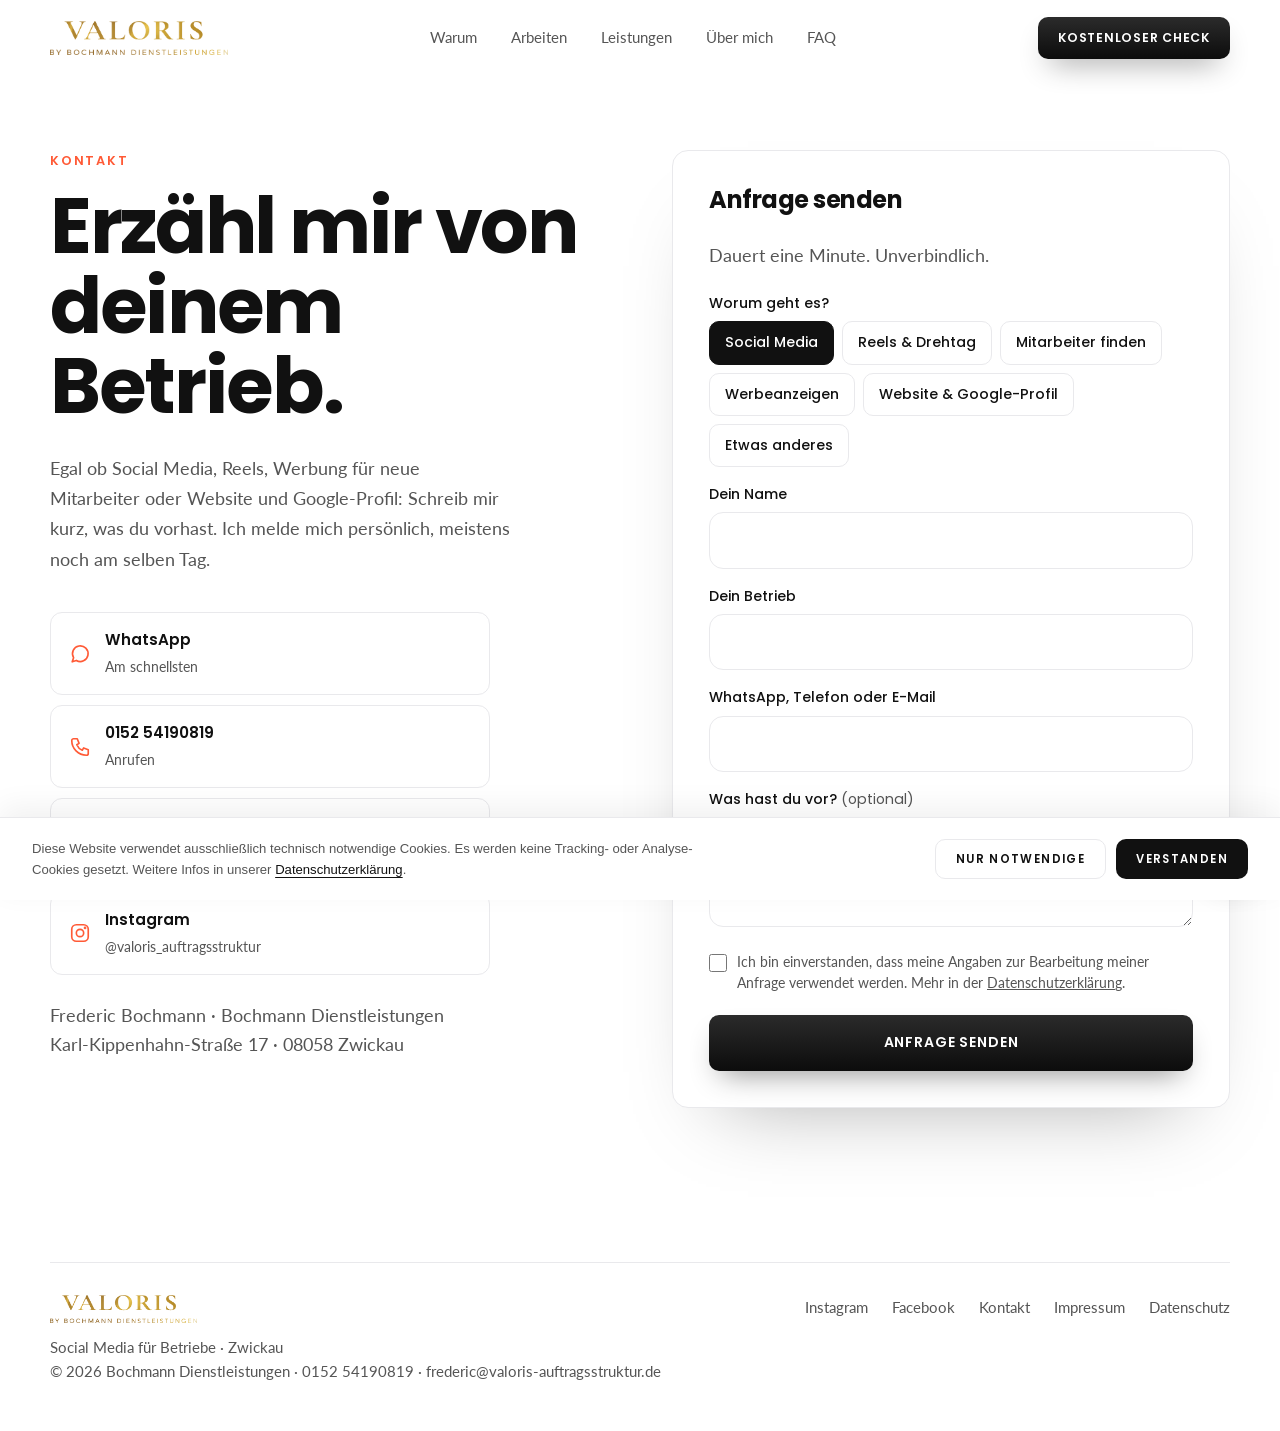
<file: kontakt.html>
<!DOCTYPE html>
<html lang="de">
<head>
<meta charset="UTF-8">
<meta name="viewport" content="width=device-width,initial-scale=1">
<title>Kontakt | VALORIS Zwickau · Frederic Bochmann</title>
<meta name="description" content="Schreib mir: Social Media, Reels, Mitarbeitergewinnung, Werbung oder Website und Google-Profil für deinen Betrieb in Zwickau und Umgebung. WhatsApp, Telefon oder Formular.">
<link rel="canonical" href="https://www.valoris-auftragsstruktur.de/kontakt.html">
<meta property="og:type" content="website">
<meta property="og:site_name" content="VALORIS">
<meta property="og:locale" content="de_DE">
<meta property="og:url" content="https://www.valoris-auftragsstruktur.de/kontakt.html">
<meta property="og:title" content="Kontakt | VALORIS Zwickau">
<meta property="og:description" content="Social Media, Reels, Werbung oder Website und Google-Profil: Schreib mir kurz, was du vorhast.">
<meta property="og:image" content="https://www.valoris-auftragsstruktur.de/assets/v2/og.jpg">
<meta name="twitter:card" content="summary_large_image">
<meta name="theme-color" content="#ffffff">
<link rel="icon" href="assets/v2/favicon.png">
<link rel="preconnect" href="https://fonts.bunny.net" crossorigin>
<link href="https://fonts.bunny.net/css?family=poppins:500,600,700|lato:400,700&display=swap" rel="stylesheet">
<style>
:root{--ink:#111;--soft:#555;--mute:#8a8a8a;--line:#e9e9ec;--bg:#fff;--bg2:#f7f7f8;--accent:#ff5a36;--green:#1fa463;--r:12px;--ease:cubic-bezier(.22,1,.36,1)}
*{margin:0;padding:0;box-sizing:border-box}
html{scroll-behavior:smooth}
body{background:var(--bg);color:var(--ink);font-family:'Lato',sans-serif;font-size:17px;line-height:1.65;-webkit-font-smoothing:antialiased;overflow-x:hidden}
a{color:inherit;text-decoration:none}
img,video{display:block;max-width:100%}
button{font:inherit;color:inherit;background:none;border:0;cursor:pointer}
h1,h2,h3,.logo,.btn,.num{font-family:'Poppins',sans-serif}

/* NAV */
.nav{position:fixed;top:0;left:0;right:0;z-index:500;background:rgba(255,255,255,.92);backdrop-filter:blur(12px);-webkit-backdrop-filter:blur(12px);border-bottom:1px solid transparent;transition:border-color .3s}
.nav.sc{border-color:var(--line)}
.nav-in{width:min(1180px,calc(100% - 40px));margin:0 auto;height:76px;display:flex;align-items:center;justify-content:space-between}
.logo img{height:34px;width:auto}
.foot-logo{display:block;height:28px;width:auto;margin-bottom:12px}
.cta-logo{height:42px;width:auto;margin:0 auto 34px}
.mnav-logo{height:34px;width:auto;margin-bottom:24px}
.nav-links{display:flex;gap:34px;list-style:none;font-size:.95rem;color:var(--soft)}
.nav-links a:hover{color:var(--ink)}
.btn{display:inline-flex;align-items:center;gap:12px;padding:16px 28px;border-radius:10px;font-size:.88rem;font-weight:600;letter-spacing:.06em;text-transform:uppercase;transition:transform .2s var(--ease),box-shadow .25s,background .2s,color .2s}
.btn:active{transform:scale(.97)}
.btn svg{width:20px;height:20px;flex:none}
.btn-dark{background:linear-gradient(180deg,#2b2b2b,#0c0c0c);color:#fff;box-shadow:0 14px 30px -12px rgba(0,0,0,.45)}
.btn-dark:hover{box-shadow:0 18px 36px -12px rgba(0,0,0,.55)}
.btn-line{border:1.5px solid var(--ink)}
.btn-line:hover{background:var(--ink);color:#fff}
.nav .btn{padding:11px 20px;font-size:.78rem}
.ham{display:none;width:42px;height:42px;align-items:center;justify-content:center}
.ham span{display:block;width:20px;height:2px;background:var(--ink);box-shadow:0 6px 0 var(--ink),0 -6px 0 var(--ink)}
.mnav{display:none;position:fixed;inset:0;z-index:490;background:#fff;padding:110px 28px 40px;flex-direction:column}
.mnav.open{display:flex}
.mnav a{font-family:'Poppins',sans-serif;font-size:1.6rem;font-weight:600;padding:14px 0;border-bottom:1px solid var(--line)}

/* LAYOUT */
.wrap{width:min(1180px,calc(100% - 40px));margin:0 auto}
section{padding:120px 0}
.eyebrow{font-family:'Poppins',sans-serif;font-size:.8rem;font-weight:600;letter-spacing:.14em;text-transform:uppercase;color:var(--accent);margin-bottom:16px}
h2{font-size:clamp(2rem,4vw,3.1rem);font-weight:700;line-height:1.12;letter-spacing:-.02em}
.lead{color:var(--soft);font-size:1.08rem;max-width:620px;margin-top:18px}
.center{text-align:center}.center .lead{margin-left:auto;margin-right:auto}

/* HERO */
.hero{padding:150px 0 90px}
.hero-grid{display:grid;grid-template-columns:1fr 1fr;gap:64px;align-items:center}
h1{font-size:clamp(2.9rem,6vw,5rem);font-weight:700;line-height:1.04;letter-spacing:-.03em}
.hero p{color:var(--soft);font-size:1.15rem;max-width:460px;margin:26px 0 38px}
.hero-btns{display:flex;gap:14px;flex-wrap:wrap;align-items:center}
.hero-img{border-radius:14px;overflow:hidden;aspect-ratio:4/5;box-shadow:0 40px 80px -40px rgba(0,0,0,.35)}
.hero-img img{width:100%;height:100%;object-fit:cover;object-position:50% 30%}
.trust{display:flex;gap:28px;flex-wrap:wrap;margin-top:44px;color:var(--soft);font-size:.92rem}
.trust span{display:flex;align-items:center;gap:8px}
.trust svg{width:18px;height:18px;stroke:var(--accent);fill:none;stroke-width:2;stroke-linecap:round;stroke-linejoin:round}

/* JOURNEY */
.journey{background:var(--bg2)}
.j-grid{display:grid;grid-template-columns:1fr 320px 1fr;gap:56px;align-items:center;min-height:min(80vh,700px)}
.phone{position:relative;width:290px;height:590px;margin:0 auto;border-radius:44px;background:#111;padding:10px;box-shadow:0 40px 80px -40px rgba(0,0,0,.45)}
.screen{position:relative;width:100%;height:100%;border-radius:35px;overflow:hidden;background:#fff}
.notch{position:absolute;top:10px;left:50%;transform:translateX(-50%);width:88px;height:24px;border-radius:20px;background:#111;z-index:5}
.scr{position:absolute;inset:0;padding:44px 14px 14px;opacity:0;transform:translateY(12px);transition:opacity .5s var(--ease),transform .5s var(--ease);font-size:.78rem}
.scr.on{opacity:1;transform:none}
.search{display:flex;align-items:center;gap:8px;background:#f1f1f3;border-radius:12px;padding:10px 12px;margin-bottom:16px}
.search svg{width:14px;height:14px;stroke:var(--mute);fill:none;stroke-width:2}
.caret{display:inline-block;width:1.5px;height:14px;background:var(--ink);animation:blink 1s steps(1) infinite;vertical-align:middle}
@keyframes blink{50%{opacity:0}}
.res{display:flex;gap:10px;align-items:center;padding:10px;border-radius:12px;margin-bottom:8px}
.res .av{width:36px;height:36px;border-radius:50%;background:#ececef;flex:none}
.res .ln{height:8px;border-radius:4px;background:#ececef}
.res.hit{position:relative;background:#fff1ec;box-shadow:inset 0 0 0 1.5px rgba(255,90,54,.25);opacity:0;transform:translateY(8px);transition:opacity .4s var(--ease),transform .4s var(--ease)}
.res.hit.show{opacity:1;transform:none}
.tap{position:absolute;left:50%;top:50%;width:46px;height:46px;margin:-23px 0 0 -23px;border-radius:50%;background:rgba(17,17,17,.18);transform:scale(0);opacity:0}
.tap.go{animation:tap .7s var(--ease)}
@keyframes tap{0%{transform:scale(.3);opacity:1}100%{transform:scale(1.6);opacity:0}}
.call{animation:none}.alive.on .call{animation:pulse 1.6s ease-in-out .6s infinite}
@keyframes pulse{0%,100%{box-shadow:0 0 0 0 rgba(31,164,99,.45)}50%{box-shadow:0 0 0 10px rgba(31,164,99,0)}}
.step{cursor:pointer}
.res b{display:block;font-size:.8rem}.res small{color:var(--soft);font-size:.7rem}
.prof-top{display:flex;align-items:center;gap:14px;margin-bottom:10px}
.prof-top .av{width:56px;height:56px;border-radius:50%;background:#ececef;flex:none}
.stats{display:flex;gap:14px;font-size:.7rem;color:var(--soft)}
.stats b{display:block;color:var(--ink);font-size:.86rem}
.bio b{font-size:.82rem}.bio p{color:var(--soft);font-size:.72rem;line-height:1.45;margin:2px 0 10px}
.grid9{display:grid;grid-template-columns:repeat(3,1fr);gap:3px}
.grid9 i{aspect-ratio:1;background:#efeff2;display:block}
.alive .grid9 i{transform:scale(.7);opacity:0;transition:transform .45s var(--ease),opacity .45s}
.alive.on .grid9 i{transform:none;opacity:1}
.alive.on .grid9 i:nth-child(2){transition-delay:.05s}.alive.on .grid9 i:nth-child(3){transition-delay:.1s}.alive.on .grid9 i:nth-child(4){transition-delay:.15s}.alive.on .grid9 i:nth-child(5){transition-delay:.2s}.alive.on .grid9 i:nth-child(6){transition-delay:.25s}.alive.on .grid9 i:nth-child(7){transition-delay:.3s}.alive.on .grid9 i:nth-child(8){transition-delay:.35s}.alive.on .grid9 i:nth-child(9){transition-delay:.4s}
.igbar{display:flex;align-items:center;justify-content:space-between;margin:-6px 0 12px;font-size:.8rem}
.igbar svg{width:16px;height:16px;fill:none;stroke:var(--ink);stroke-width:2}.igbar svg circle{fill:var(--ink);stroke:none}
.av-stale,.av-live{display:flex;align-items:center;justify-content:center;font-family:'Poppins',sans-serif;font-weight:700;font-size:.9rem;letter-spacing:.02em}
.av-stale{background:#e4e4e8!important;color:#999}
.av-live{background:#1f3b63!important;color:#fff;box-shadow:0 0 0 2.5px #fff,0 0 0 4.5px #e1306c!important}
.av.sm{font-size:.62rem}
.stats{flex:1;justify-content:space-around;text-align:center}
.bio em{display:block;font-style:normal;color:var(--mute);font-size:.68rem}
.bio .job{color:#1f3b63;font-weight:700}
.igbtns{display:flex;gap:6px;margin:4px 0 10px}.igbtns span{flex:1;text-align:center;padding:6px;border-radius:8px;background:#efeff2;font-weight:700;font-size:.72rem}.igbtns .f{background:#0095f6;color:#fff}
.hls{display:flex;gap:10px;margin:2px 0 8px;font-size:.6rem;text-align:center;color:var(--soft)}
.hls span{display:flex;flex-direction:column;align-items:center;gap:3px}
.hls i{width:42px;height:42px;border-radius:50%;background-size:cover;background-position:center;box-shadow:inset 0 0 0 2px #fff,0 0 0 1px #d9d9de}
.tabs{display:flex;justify-content:center;border-top:1px solid #eee;padding:6px 0;margin-bottom:2px}.tabs svg{width:16px;height:16px;fill:none;stroke:var(--ink);stroke-width:1.6}
.grid9 i{background-size:cover;background-position:center}
.grid9.stale i{filter:saturate(.55) brightness(1.04) contrast(.9)}
.alive .grid9 i{background-color:#ddd}
.ctas{position:absolute;left:14px;right:14px;bottom:14px;display:flex;gap:8px}
.ctas span{flex:1;text-align:center;padding:11px;border-radius:12px;color:#fff;font-family:'Poppins',sans-serif;font-weight:600;font-size:.8rem}
.ctas .apply{background:#111}
.note{margin-top:10px;text-align:center;color:var(--mute);font-size:.7rem}
.timer{position:absolute;left:50%;top:50%;transform:translate(-50%,-50%);background:#111;color:#fff;border-radius:14px;padding:14px 20px;font-family:'Poppins',sans-serif;font-weight:600;font-size:.9rem;white-space:nowrap}
.timer b{font-size:1.3rem;font-variant-numeric:tabular-nums}
.call{background:var(--green)}
.steps{position:relative;padding-left:34px}
.steps .track{position:absolute;left:9px;top:6px;bottom:6px;width:2px;background:#ddd;border-radius:2px;overflow:hidden}
.steps .track i{display:block;width:100%;height:0;background:var(--accent);transition:height .8s var(--ease)}
.step{position:relative;padding:12px 0 22px;opacity:.35;transition:opacity .5s}
.step.on{opacity:1}
.step::before{content:'';position:absolute;left:-31px;top:18px;width:12px;height:12px;border-radius:50%;background:var(--bg2);box-shadow:inset 0 0 0 2px #bbb}
.step.on::before{background:var(--accent);box-shadow:none}
.step small{font-family:'Poppins',sans-serif;font-size:.74rem;font-weight:600;color:var(--mute)}
.step h3{font-size:1.2rem;font-weight:600;margin:2px 0 4px}
.step p{color:var(--soft);font-size:.95rem;max-width:300px}
.result{margin-top:10px;font-size:.92rem;line-height:1.8}
.result .no{color:#c0392b}.result .yes{color:var(--green)}

/* FAKTEN */
.facts{display:grid;grid-template-columns:repeat(3,1fr);gap:20px;margin-top:56px}
.fact{border:1px solid var(--line);border-radius:var(--r);padding:36px 32px;box-shadow:0 20px 40px -32px rgba(0,0,0,.25)}
.fact .tag{font-family:'Poppins',sans-serif;font-size:.78rem;font-weight:600;color:var(--accent);text-transform:uppercase;letter-spacing:.1em}
.num{font-size:clamp(3.2rem,5.4vw,4.4rem);font-weight:700;letter-spacing:-.03em;line-height:1;margin-top:18px}
.fact h3{font-size:1.1rem;font-weight:600;margin:14px 0 8px}
.fact p{color:var(--soft);font-size:.95rem}
.src{margin-top:24px;font-size:.8rem;color:var(--mute)}
.src a{text-decoration:underline;text-underline-offset:2px}

/* REELS */
.reels{display:grid;grid-template-columns:repeat(6,1fr);gap:16px;margin-top:56px}
.reel{display:block;width:100%;text-align:left}
.reel-v{position:relative;aspect-ratio:9/16;border-radius:12px;overflow:hidden;background:#eee;box-shadow:0 20px 40px -26px rgba(0,0,0,.4);transition:transform .4s var(--ease)}
.reel:hover .reel-v{transform:translateY(-4px)}
.reel-v video{width:100%;height:100%;object-fit:cover}
.play{position:absolute;right:10px;bottom:10px;width:40px;height:40px;border-radius:50%;background:#fff;display:flex;align-items:center;justify-content:center;box-shadow:0 6px 16px rgba(0,0,0,.2)}
.play svg{width:14px;height:14px;fill:var(--ink);margin-left:2px}
.reel-t{font-family:'Poppins',sans-serif;font-size:.86rem;font-weight:600;line-height:1.35;margin-top:14px}
.reel-k{font-size:.82rem;color:var(--mute)}

/* LEISTUNGEN */
.cards{display:grid;grid-template-columns:repeat(4,1fr);gap:20px;margin-top:56px}
.card{border:1px solid var(--line);border-radius:var(--r);padding:32px 28px;transition:box-shadow .3s,transform .3s var(--ease)}
.card:hover{box-shadow:0 24px 50px -30px rgba(0,0,0,.3);transform:translateY(-3px)}
.card svg{width:26px;height:26px;stroke:var(--accent);fill:none;stroke-width:1.7;stroke-linecap:round;stroke-linejoin:round;margin-bottom:26px}
.card h3{font-size:1.12rem;font-weight:600;margin-bottom:8px}
.card p{color:var(--soft);font-size:.95rem}
.card-wide{grid-column:1/-1;display:flex;justify-content:space-between;align-items:center;gap:20px;flex-wrap:wrap;background:var(--bg2);border-color:transparent}
.card-wide:hover{transform:none;box-shadow:none}

/* ÜBER MICH */
.about{display:grid;grid-template-columns:1fr 1fr;gap:80px;align-items:center}
.about-img{border-radius:14px;overflow:hidden;aspect-ratio:4/5;box-shadow:0 40px 80px -40px rgba(0,0,0,.35)}
.about-img img{width:100%;height:100%;object-fit:cover;object-position:50% 35%}
.about p{color:var(--soft);font-size:1.05rem;margin-top:18px;max-width:500px}
.about .btn{margin-top:32px}

/* FAQ */
.faq{max-width:820px;margin:48px auto 0;border-top:1px solid var(--line)}
.faq details{border-bottom:1px solid var(--line)}
.faq summary{list-style:none;cursor:pointer;display:flex;justify-content:space-between;align-items:center;gap:20px;padding:24px 0;font-family:'Poppins',sans-serif;font-weight:600;font-size:1.05rem}
.faq summary::-webkit-details-marker{display:none}
.faq summary i{flex:none;width:18px;height:18px;position:relative;transition:transform .3s var(--ease)}
.faq summary i::before,.faq summary i::after{content:'';position:absolute;left:0;top:50%;width:18px;height:2px;background:var(--ink)}
.faq summary i::after{transform:rotate(90deg)}
.faq details[open] summary i{transform:rotate(45deg)}
.faq .ans{color:var(--soft);padding:0 0 24px;max-width:680px}

/* CTA */
.cta{background:#111;color:#fff;border-radius:16px;padding:90px 48px;text-align:center}
.cta h2{color:#fff}
.cta .lead{color:#b5b5b5;margin:18px auto 0}
.cta-btns{display:flex;gap:14px;justify-content:center;flex-wrap:wrap;margin-top:40px}
.btn-white{background:#fff;color:var(--ink)}
.btn-ghost-w{border:1.5px solid rgba(255,255,255,.4);color:#fff}
.btn-ghost-w:hover{border-color:#fff}

/* LIGHTBOX / WA / FOOTER */
.lb{position:fixed;inset:0;z-index:900;background:rgba(0,0,0,.85);display:none;align-items:center;justify-content:center;padding:24px}
.lb.open{display:flex}
.lb video{max-height:88vh;max-width:min(100%,480px);border-radius:12px;background:#000}
.lb-x{position:absolute;top:18px;right:20px;color:#fff;font-family:'Poppins',sans-serif;font-size:.85rem;font-weight:600;padding:10px}
.wa{position:fixed;right:20px;bottom:20px;z-index:600;width:56px;height:56px;border-radius:50%;background:#25D366;display:flex;align-items:center;justify-content:center;box-shadow:0 12px 30px -8px rgba(0,0,0,.3)}
.wa svg{width:28px;height:28px;fill:#fff}
footer{padding:64px 0 48px;font-size:.92rem;color:var(--soft)}
.foot{display:flex;justify-content:space-between;gap:30px;flex-wrap:wrap;border-top:1px solid var(--line);padding-top:32px}
.foot .links{display:flex;gap:24px;flex-wrap:wrap}
.foot a:hover{color:var(--ink)}

/* Cookie-Banner passend */
#vcb{background:#fff!important;color:var(--soft)!important;border-top:1px solid var(--line)!important;box-shadow:0 -10px 30px rgba(0,0,0,.06)}
#vcb *{color:inherit}#vcb a{color:var(--ink)!important}
#vcb-accept,#vcb-decline{border-radius:10px!important;font-family:'Poppins',sans-serif!important;font-weight:600!important}
#vcb-accept{background:#111!important;color:#fff!important}
#vcb-decline{color:var(--ink)!important;border:1px solid var(--line)!important}

.js .rv{opacity:0;transform:translateY(24px)}

@media(max-width:1000px){
  .nav-links,.nav-in>.btn{display:none}
  .ham{display:flex}
  section{padding:84px 0}
  .hero{padding:110px 0 60px}
  .hero-grid{grid-template-columns:1fr;gap:44px}
  .j-grid{grid-template-columns:1fr;gap:44px;min-height:0}
  .phone{width:260px;height:530px}
  .facts{grid-template-columns:1fr}
  .reels{grid-template-columns:repeat(3,1fr)}
  .cards{grid-template-columns:1fr 1fr}
  .about{grid-template-columns:1fr;gap:44px}
  .cta{padding:64px 24px;border-radius:12px}
}
@media(max-width:560px){
  h1{font-size:2.7rem}
  .reels{grid-template-columns:1fr 1fr;gap:12px}
  .cards{grid-template-columns:1fr}
  .btn{padding:15px 22px}
}
@media(prefers-reduced-motion:reduce){.caret{animation:none}html{scroll-behavior:auto}}


/* Schritte rechts: Nummern-Kreise statt dünner Linie */
.steps{padding-left:58px;counter-reset:st}
.steps .track{left:15px;top:26px;bottom:auto;width:3px;background:#e6e6ea;border-radius:3px}
.steps .track i{background:linear-gradient(180deg,#ff8a6b,var(--accent));border-radius:3px;transition:height .9s cubic-bezier(.22,1,.36,1)}
.step{counter-increment:st;padding:10px 0 24px;opacity:.45;transition:opacity .5s,transform .5s cubic-bezier(.22,1,.36,1)}
.step.on{opacity:.75}.step.cur{opacity:1;transform:translateX(4px)}
.step small{display:none}
.step::before{content:counter(st);left:-58px;top:10px;width:32px;height:32px;display:grid;place-items:center;font:600 .82rem/1 'Poppins',sans-serif;color:#9a9aa2;background:#fff;box-shadow:inset 0 0 0 2px #e1e1e6;transition:background .4s,color .4s,box-shadow .4s,transform .4s cubic-bezier(.2,1.5,.4,1)}
.step.on::before{content:'✓';background:#fff;color:var(--accent);box-shadow:inset 0 0 0 2px var(--accent)}
.step.cur::before{content:counter(st);background:var(--accent);color:#fff;box-shadow:0 0 0 6px rgba(255,90,54,.15),0 8px 18px -6px rgba(255,90,54,.6);transform:scale(1.08)}
.step h3{transition:color .4s}
.step.cur h3{color:var(--ink)}
/* Handy-Infografik: lebendiger (iPhone-Look, Float, Tilt, Neon-Marker, Banner, Herzen) */
.phwrap{perspective:1200px;--rx:0deg;--ry:0deg}
.phwrap .phone{background:linear-gradient(145deg,#4a4a4e,#1d1d20 40%,#2c2c30);padding:11px;border-radius:50px;box-shadow:0 0 0 1.5px #0d0d0f,inset 0 0 0 1px rgba(255,255,255,.18),0 50px 90px -40px rgba(0,0,0,.55),0 18px 40px -20px rgba(255,90,54,.25);transform:rotateX(var(--rx)) rotateY(var(--ry));transition:transform .4s cubic-bezier(.22,1,.36,1);animation:phfloat 6s ease-in-out infinite}
.phwrap .phone::before,.phwrap .phone::after{content:'';position:absolute;width:3px;border-radius:2px;background:#2a2a2e}
.phwrap .phone::before{left:-3px;top:120px;height:56px;box-shadow:0 70px 0 #2a2a2e}
.phwrap .phone::after{right:-3px;top:150px;height:80px}
@keyframes phfloat{0%,100%{translate:0 0}50%{translate:0 -8px}}
.phwrap .screen{border-radius:40px}
.phwrap .notch{top:19px;width:84px;height:25px;border-radius:20px}
.sbar{position:absolute;left:34px;right:30px;top:20px;z-index:6;display:flex;justify-content:space-between;align-items:center;font:600 12.5px/1 -apple-system,'Helvetica Neue',Arial,sans-serif;color:#111;pointer-events:none}
.sic{display:flex;align-items:flex-end;gap:2px}.sic i{width:3px;background:#111;border-radius:1px}.sic i:nth-child(1){height:4px}.sic i:nth-child(2){height:6px}.sic i:nth-child(3){height:8px}.sic i:nth-child(4){height:10px;margin-right:5px}
.sic b{width:22px;height:11px;border-radius:3px;border:1.5px solid #111;position:relative;background:linear-gradient(90deg,#111 70%,transparent 70%);background-clip:content-box;padding:1px}
.scr{padding-top:50px;transition:opacity .55s var(--ease),transform .55s var(--ease),filter .55s var(--ease);filter:blur(6px);transform:translateY(18px) scale(.97)}
.scr.on{filter:none;transform:none}
.stale-scr.on .grid9,.stale-scr.on .prof-top,.stale-scr.on .bio{filter:grayscale(.6);transition:filter 1.2s}
.stale-scr.flick{opacity:0!important;transform:translateY(-60px) rotate(-4deg) scale(.95)!important;transition:all .45s cubic-bezier(.6,0,.8,.4)!important}
.res.hit.show{animation:hitpop .5s cubic-bezier(.2,1.5,.4,1)}
@keyframes hitpop{0%{transform:scale(.9)}100%{transform:none}}
.pmk{position:relative;display:inline-block;padding:1px 5px;border-radius:5px;transition:box-shadow .4s,background .4s}
.pmk.red.on{box-shadow:0 0 0 1.5px #ff3b30,0 0 10px rgba(255,59,48,.7),0 0 22px rgba(255,59,48,.35);background:rgba(255,59,48,.06);color:#d92d20}
.pmk.green.on{box-shadow:0 0 0 1.5px #22c55e,0 0 10px rgba(34,197,94,.7),0 0 22px rgba(34,197,94,.35);background:rgba(34,197,94,.07)}
.av-live{position:relative;isolation:isolate}
.alive .av-live::before{content:'';position:absolute;inset:-5px;border-radius:50%;background:conic-gradient(#feda75,#fa7e1e,#d62976,#962fbf,#4f5bd5,#feda75);z-index:-1;animation:ring 3s linear infinite;-webkit-mask:radial-gradient(farthest-side,transparent calc(100% - 3px),#000 calc(100% - 3px));mask:radial-gradient(farthest-side,transparent calc(100% - 3px),#000 calc(100% - 3px))}
.alive .av-live{box-shadow:0 0 0 2.5px #fff!important}
@keyframes ring{to{transform:rotate(1turn)}}
.alive.on .grid9 i{animation:tile .5s cubic-bezier(.2,1.5,.4,1) both}
@keyframes tile{0%{transform:scale(.6);opacity:0}100%{transform:none;opacity:1}}
.alive.on .grid9 i:nth-child(1){animation-delay:.05s}.alive.on .grid9 i:nth-child(2){animation-delay:.1s}.alive.on .grid9 i:nth-child(3){animation-delay:.15s}.alive.on .grid9 i:nth-child(4){animation-delay:.2s}.alive.on .grid9 i:nth-child(5){animation-delay:.25s}.alive.on .grid9 i:nth-child(6){animation-delay:.3s}.alive.on .grid9 i:nth-child(7){animation-delay:.35s}.alive.on .grid9 i:nth-child(8){animation-delay:.4s}.alive.on .grid9 i:nth-child(9){animation-delay:.45s}
.hearts{position:absolute;right:30px;bottom:70px;width:40px;height:160px;pointer-events:none}
.hearts span{position:absolute;bottom:0;left:50%;font-size:20px;color:#ff3040;animation:heart 1.8s ease-out forwards;text-shadow:0 2px 6px rgba(0,0,0,.2)}
@keyframes heart{0%{opacity:0;transform:translate(-50%,0) scale(.4)}15%{opacity:1;transform:translate(-50%,-14px) scale(1.15)}100%{opacity:0;transform:translate(calc(-50% + var(--dx)),-150px) scale(.9) rotate(var(--r))}}
.pnotes{position:absolute;left:8px;right:8px;top:44px;z-index:7;display:grid;gap:6px;pointer-events:none}
.pnotes .ios{padding:8px 10px;border-radius:15px;gap:8px;background:rgba(250,250,252,.92);box-shadow:0 10px 26px rgba(0,0,0,.22)}
.pnotes .ios .ap{width:26px;height:26px;border-radius:7px}.pnotes .ios .ap svg{width:15px;height:15px}
.pnotes .ios .tx div{font-size:10.5px}.pnotes .ios .tx p{font-size:10.5px}.pnotes .ios .tx div span{font-size:9.5px}
@media(prefers-reduced-motion:reduce){.phwrap .phone,.alive .av-live::before,.alive.on .grid9 i{animation:none}.scr{filter:none}}
</style>
<style>
.hero-grid.k{align-items:start}
.direct{display:grid;gap:10px;margin-top:34px;max-width:440px}
.direct a{display:flex;align-items:center;gap:14px;padding:14px 18px;border:1px solid var(--line);border-radius:12px;background:#fff;transition:border-color .2s,transform .25s var(--ease)}
.direct a:hover{border-color:var(--ink);transform:translateY(-2px)}
.direct svg{width:22px;height:22px;flex:none;fill:none;stroke:var(--accent);stroke-width:1.8;stroke-linecap:round;stroke-linejoin:round}
.direct b{display:block;font-family:'Poppins',sans-serif;font-weight:600;font-size:.95rem}
.direct small{color:var(--soft);font-size:.85rem}
.adr{margin-top:26px;color:var(--soft);font-size:.92rem;line-height:1.6}
.formwrap{background:#fff;border:1px solid var(--line);border-radius:16px;padding:36px;box-shadow:0 40px 80px -48px rgba(0,0,0,.35)}
.formwrap h2{font-size:1.5rem;margin-bottom:6px}
.formwrap .sub{color:var(--soft);margin-bottom:22px}
.formwrap .btn{width:100%;justify-content:center}
form{display:grid;gap:16px}
form label,.lbl{display:block;font-family:'Poppins',sans-serif;font-weight:500;font-size:.88rem;margin-bottom:6px}
form input[type=text],form textarea{width:100%;font:inherit;font-size:1rem;color:var(--ink);background:#fff;border:1.5px solid var(--line);border-radius:14px;padding:14px 16px;-webkit-appearance:none;transition:border-color .2s}
form textarea{min-height:110px;resize:vertical}
form input[type=text]:focus,form textarea:focus{outline:none;border-color:var(--ink)}
.chips{display:flex;flex-wrap:wrap;gap:8px}
.chips label{margin:0;cursor:pointer}
.chips input{position:absolute;opacity:0;pointer-events:none}
.chips span{display:inline-block;padding:9px 15px;border:1.5px solid var(--line);border-radius:10px;font-size:.88rem;font-weight:500;transition:background .2s,border-color .2s,color .2s}
.chips input:checked+span{background:var(--ink);border-color:var(--ink);color:#fff}
.chips input:focus-visible+span{outline:2px solid var(--accent);outline-offset:2px}
.consent{display:flex;gap:10px;align-items:flex-start;font-family:'Lato',sans-serif!important;font-weight:400!important;font-size:.88rem!important;line-height:1.5;color:var(--soft)}
.consent input{margin-top:3px;width:18px;height:18px;flex:none;accent-color:var(--accent)}
.consent a{text-decoration:underline}
.hp{position:absolute;left:-9999px;width:1px;height:1px;overflow:hidden}
.ok{display:none;text-align:center;padding:30px 6px}
.ok svg{width:54px;height:54px;fill:none;stroke:var(--accent);stroke-width:2;stroke-linecap:round;stroke-linejoin:round;margin-bottom:14px}
.ok h2{margin-bottom:8px}.ok p{color:var(--soft)}
.formwrap.sent form,.formwrap.sent .head{display:none}.formwrap.sent .ok{display:block}
.err{display:none;color:#c0392b;font-size:.9rem}
@media(max-width:600px){.formwrap{padding:26px 20px;border-radius:12px}}
</style>
<script>document.documentElement.classList.add('js')</script>
<script type="application/ld+json">
{"@context":"https://schema.org","@type":"ContactPage","url":"https://www.valoris-auftragsstruktur.de/kontakt.html","about":{"@type":"ProfessionalService","name":"VALORIS","telephone":"+4915254190819","email":"frederic@valoris-auftragsstruktur.de","address":{"@type":"PostalAddress","streetAddress":"Karl-Kippenhahn-Straße 17","postalCode":"08058","addressLocality":"Zwickau","addressCountry":"DE"}}}
</script>
</head>
<body>

<header class="nav" id="nav">
  <div class="nav-in">
    <a href="/" class="logo"><img src="assets/v2/valoris-logo.png" alt="VALORIS by Bochmann Dienstleistungen" width="190" height="36"></a>
    <ul class="nav-links">
      <li><a href="/#warum">Warum</a></li>
      <li><a href="/#reels">Arbeiten</a></li>
      <li><a href="/#leistungen">Leistungen</a></li>
      <li><a href="/#ueber-mich">Über mich</a></li>
      <li><a href="/#faq">FAQ</a></li>
    </ul>
    <a href="check/" class="btn btn-dark">Kostenloser Check</a>
    <button class="ham" aria-label="Menü" onclick="document.getElementById('mnav').classList.toggle('open')"><span></span></button>
  </div>
</header>
<div class="mnav" id="mnav" onclick="this.classList.remove('open')">
  <img src="assets/v2/valoris-logo.png" alt="VALORIS by Bochmann Dienstleistungen" class="mnav-logo" width="190" height="36">
  <a href="/">Startseite</a><a href="/#reels">Arbeiten</a><a href="/#leistungen">Leistungen</a><a href="ueber-uns.html">Über mich</a><a href="/#faq">FAQ</a><a href="kontakt.html">Kontakt</a>
  <a href="check/" class="btn btn-dark" style="margin-top:24px;justify-content:center;border:0">Kostenloser Check</a>
</div>

<section class="hero">
  <div class="wrap hero-grid k">
    <div>
      <div class="eyebrow rv">Kontakt</div>
      <h1 class="rv">Erzähl mir von deinem Betrieb.</h1>
      <p class="rv">Egal ob Social Media, Reels, Werbung für neue Mitarbeiter oder Website und Google-Profil: Schreib mir kurz, was du vorhast. Ich melde mich persönlich, meistens noch am selben Tag.</p>
      <div class="direct rv">
        <a href="https://wa.me/4915254190819"><svg viewBox="0 0 24 24"><path d="M3.5 20.5 5 16A8.5 8.5 0 1 1 8 19z"/></svg><div><b>WhatsApp</b><small>Am schnellsten</small></div></a>
        <a href="tel:+4915254190819"><svg viewBox="0 0 24 24"><path d="M5 3h4l2 5-2.5 1.5a11 11 0 0 0 6 6L16 13l5 2v4a2 2 0 0 1-2 2A16 16 0 0 1 3 5a2 2 0 0 1 2-2"/></svg><div><b>0152 54190819</b><small>Anrufen</small></div></a>
        <a href="mailto:frederic@valoris-auftragsstruktur.de"><svg viewBox="0 0 24 24"><rect x="3" y="5" width="18" height="14" rx="2"/><path d="m3 7 9 6 9-6"/></svg><div><b>E-Mail</b><small>frederic@valoris-auftragsstruktur.de</small></div></a>
        <a href="https://www.instagram.com/valoris_auftragsstruktur/" target="_blank" rel="noopener"><svg viewBox="0 0 24 24"><rect x="3" y="3" width="18" height="18" rx="5"/><circle cx="12" cy="12" r="4"/><circle cx="17.5" cy="6.5" r=".6"/></svg><div><b>Instagram</b><small>@valoris_auftragsstruktur</small></div></a>
      </div>
      <p class="adr rv">Frederic Bochmann · Bochmann Dienstleistungen<br>Karl-Kippenhahn-Straße 17 · 08058 Zwickau</p>
    </div>
    <div class="formwrap rv" id="fw">
      <div class="head"><h2>Anfrage senden</h2><p class="sub">Dauert eine Minute. Unverbindlich.</p></div>
      <form action="https://formspree.io/f/mlgpooqw" method="POST" id="kf">
        <input type="hidden" name="_subject" value="Anfrage über Kontaktseite (VALORIS)">
        <input type="hidden" name="Quelle" value="valoris-auftragsstruktur.de/kontakt">
        <div class="hp" aria-hidden="true"><label>Nicht ausfüllen <input type="text" name="_gotcha" tabindex="-1" autocomplete="off"></label></div>
        <div><span class="lbl">Worum geht es?</span>
          <div class="chips">
            <label><input type="radio" name="Thema" value="Social Media" checked><span>Social Media</span></label>
            <label><input type="radio" name="Thema" value="Reels &amp; Drehtag"><span>Reels &amp; Drehtag</span></label>
            <label><input type="radio" name="Thema" value="Mitarbeitergewinnung"><span>Mitarbeiter finden</span></label>
            <label><input type="radio" name="Thema" value="Werbeanzeigen"><span>Werbeanzeigen</span></label>
            <label><input type="radio" name="Thema" value="Website &amp; Google-Profil" id="t-website"><span>Website &amp; Google-Profil</span></label>
            <label><input type="radio" name="Thema" value="Etwas anderes"><span>Etwas anderes</span></label>
          </div>
        </div>
        <div><label for="f-name">Dein Name</label><input id="f-name" type="text" name="Name" autocomplete="name" required></div>
        <div><label for="f-betrieb">Dein Betrieb</label><input id="f-betrieb" type="text" name="Betrieb" autocomplete="organization" required></div>
        <div><label for="f-kontakt">WhatsApp, Telefon oder E-Mail</label><input id="f-kontakt" type="text" name="Kontakt" required></div>
        <div><label for="f-msg">Was hast du vor? <span style="color:var(--soft);font-weight:400">(optional)</span></label><textarea id="f-msg" name="Nachricht" placeholder="z. B. Wir suchen zwei Gesellen und wollen auf Instagram sichtbarer werden."></textarea></div>
        <label class="consent"><input type="checkbox" name="Einwilligung" value="ja" required><span>Ich bin einverstanden, dass meine Angaben zur Bearbeitung meiner Anfrage verwendet werden. Mehr in der <a href="datenschutz.html">Datenschutzerklärung</a>.</span></label>
        <p class="err" id="ferr">Das hat nicht geklappt. Schreib mir bitte direkt per WhatsApp.</p>
        <button class="btn btn-dark" type="submit">Anfrage senden</button>
      </form>
      <div class="ok" role="status"><svg viewBox="0 0 24 24"><circle cx="12" cy="12" r="10"/><path d="m7.5 12.5 3 3 6-6.5"/></svg><h2>Danke, ist angekommen.</h2><p>Ich melde mich persönlich bei dir, meistens noch am selben Tag.</p></div>
    </div>
  </div>
</section>

<footer>
  <div class="wrap foot">
    <div><img src="assets/v2/valoris-logo.png" alt="VALORIS by Bochmann Dienstleistungen" class="foot-logo" width="160" height="31" loading="lazy">Social Media für Betriebe · Zwickau<br>© <span id="yr">2026</span> Bochmann Dienstleistungen · <a href="tel:+4915254190819">0152 54190819</a> · <a href="mailto:frederic@valoris-auftragsstruktur.de">frederic@valoris-auftragsstruktur.de</a></div>
    <div class="links">
      <a href="https://www.instagram.com/valoris_auftragsstruktur/" target="_blank" rel="noopener">Instagram</a>
      <a href="https://www.facebook.com/people/Valoris-Auftragsstruktur/61564795752910/" target="_blank" rel="noopener">Facebook</a>
      <a href="kontakt.html">Kontakt</a>
      <a href="impressum.html">Impressum</a>
      <a href="datenschutz.html">Datenschutz</a>
    </div>
  </div>
</footer>
<a class="wa" href="https://wa.me/4915254190819" aria-label="WhatsApp schreiben"><svg viewBox="0 0 24 24"><path d="M12 2a10 10 0 0 0-8.6 15.1L2 22l5-1.3A10 10 0 1 0 12 2Zm5.8 14.2c-.2.7-1.4 1.3-2 1.4-.5.1-1.2.1-1.9-.1-.4-.1-1-.3-1.7-.6-3-1.3-4.9-4.3-5.1-4.5-.1-.2-1.2-1.6-1.2-3.1s.8-2.2 1.1-2.5c.3-.3.6-.4.8-.4h.6c.2 0 .4 0 .6.5l.9 2.1c.1.2.1.4 0 .5l-.3.5-.4.5c-.1.1-.3.3-.1.6.2.3.8 1.3 1.7 2.1 1.2 1 2.1 1.4 2.4 1.5.3.1.5.1.6-.1l.9-1.1c.2-.3.4-.2.6-.1l2 1c.3.1.5.2.5.3.1.2.1.8-.1 1.4Z"/></svg></a>
<script>
(function(){var t=new URLSearchParams(location.search).get('thema');if(t==='website'){var r=document.getElementById('t-website');if(r)r.checked=true}})();
document.getElementById('kf').addEventListener('submit',function(e){
  e.preventDefault();var f=this,b=f.querySelector('button');b.disabled=true;b.textContent='Wird gesendet …';
  fetch(f.action,{method:'POST',body:new FormData(f),headers:{Accept:'application/json'}}).then(function(r){
    if(!r.ok)throw 0;document.getElementById('fw').classList.add('sent');
  }).catch(function(){document.getElementById('ferr').style.display='block';b.disabled=false;b.textContent='Anfrage senden'});
});
</script>
<script src="assets/v2/js/gsap.min.js"></script>
<script>
document.getElementById('yr').textContent=new Date().getFullYear();
const nav=document.getElementById('nav');addEventListener('scroll',()=>nav.classList.toggle('sc',scrollY>10),{passive:true});
const reduce=matchMedia('(prefers-reduced-motion: reduce)').matches;
if(!window.gsap||reduce){document.querySelectorAll('.rv').forEach(el=>{el.style.opacity=1;el.style.transform='none'})}
else{gsap.to('.rv',{opacity:1,y:0,duration:.8,ease:'power3.out',stagger:.06,delay:.1})}
</script>
<script src="assets/v2/clean-url.js"></script>
<script src="cookie-consent.js" defer></script>
</body>
</html>
</file>
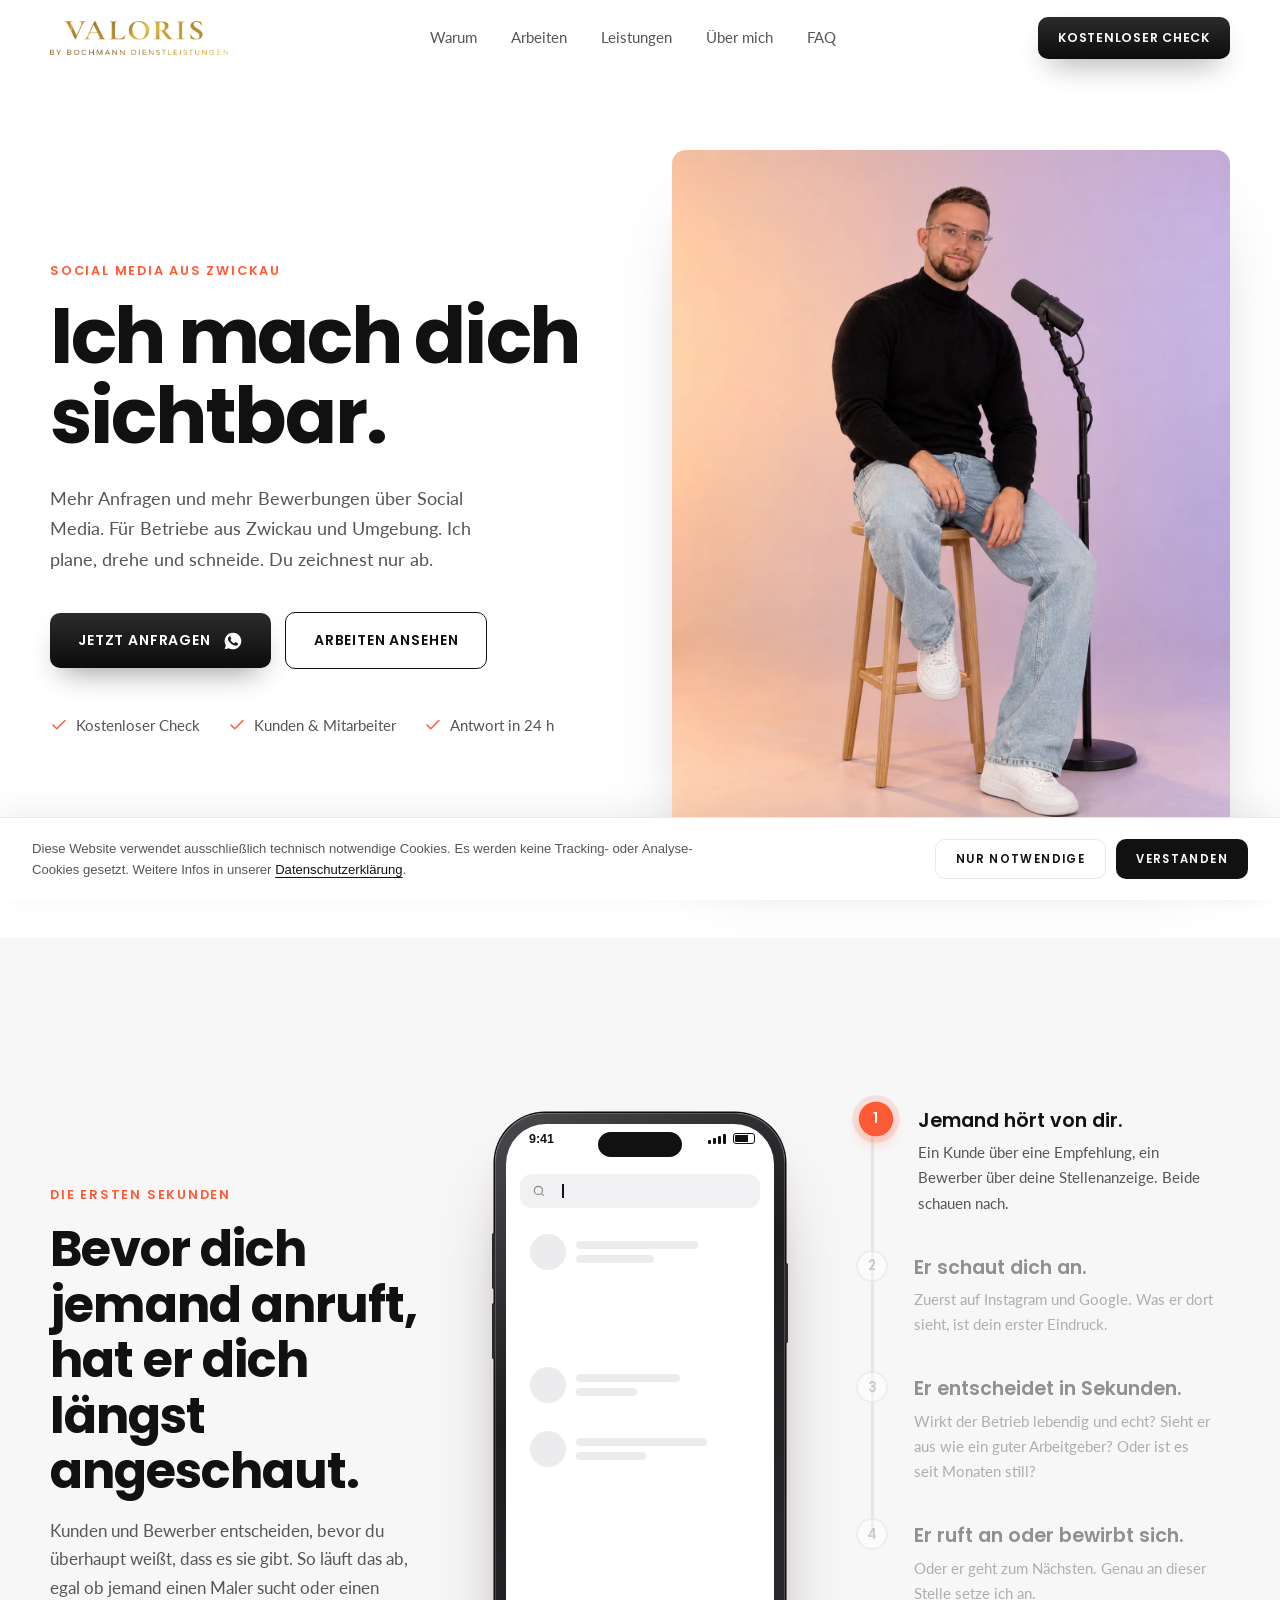
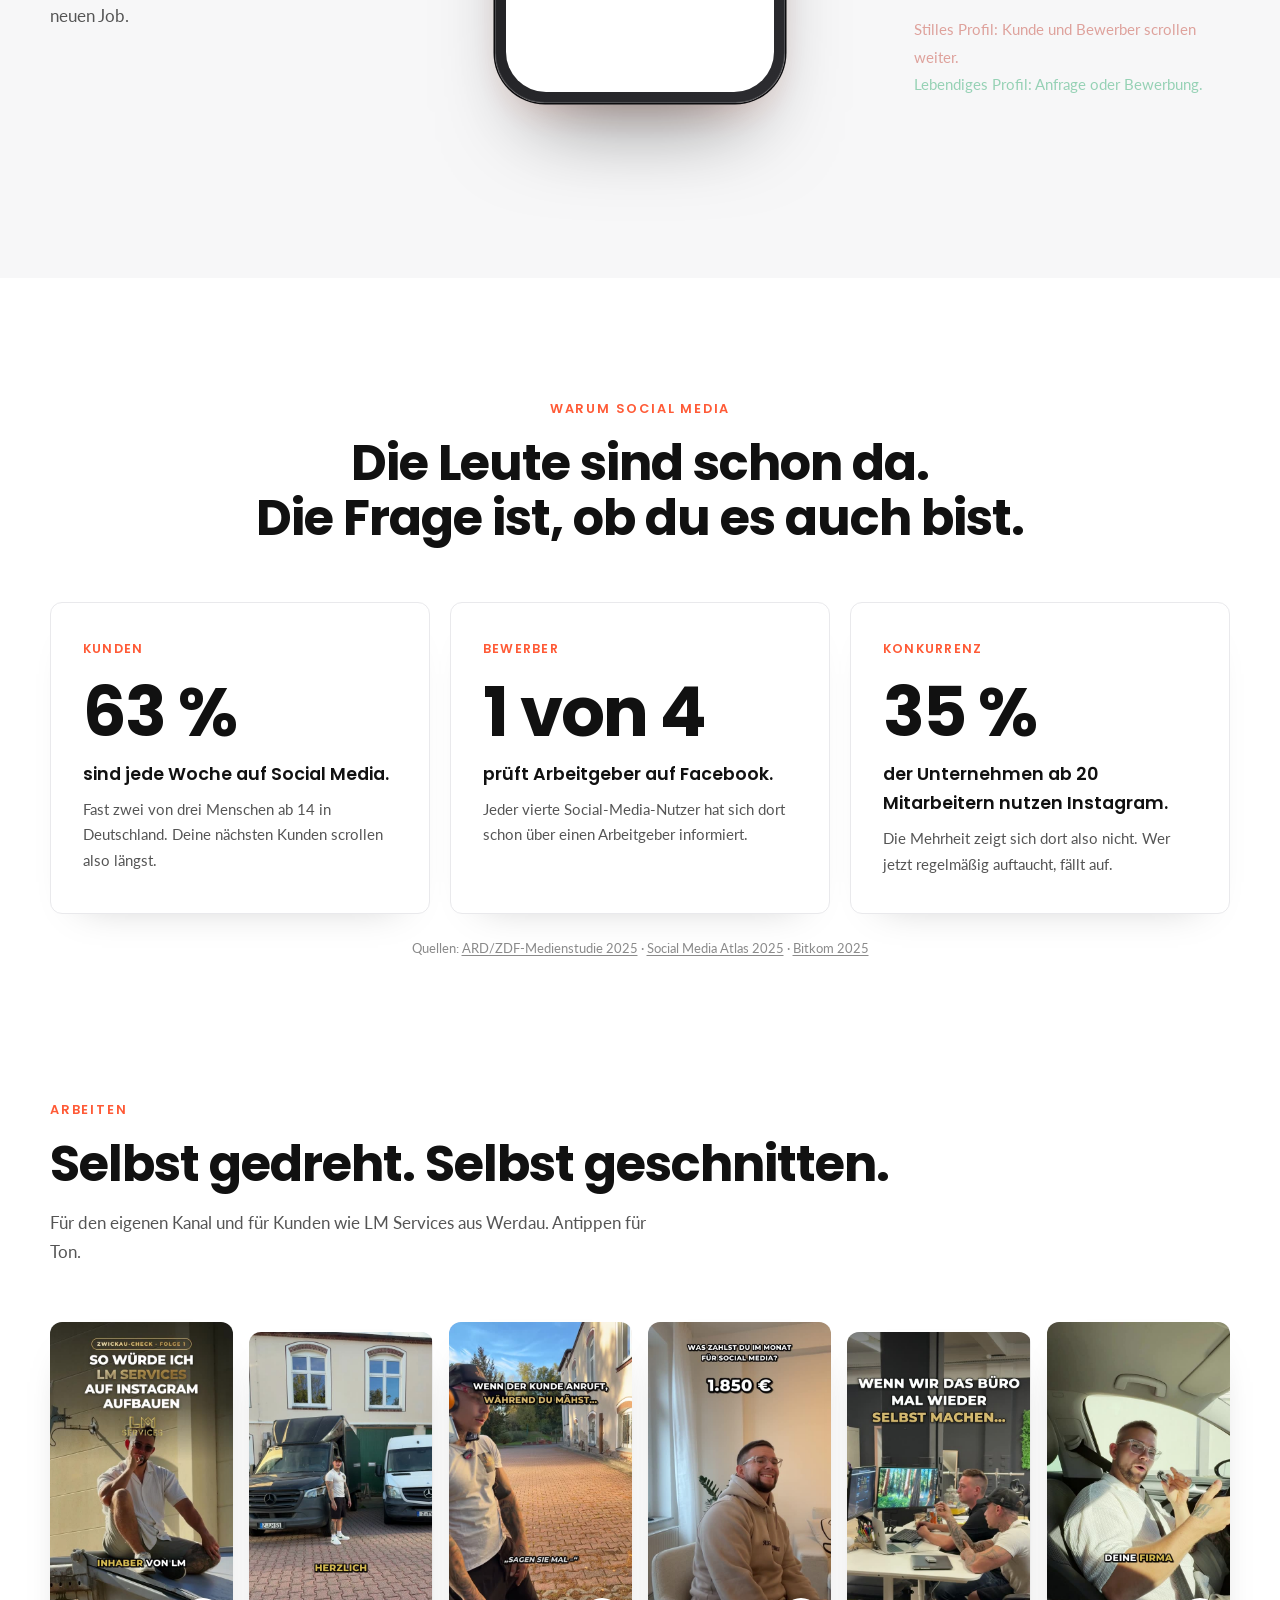
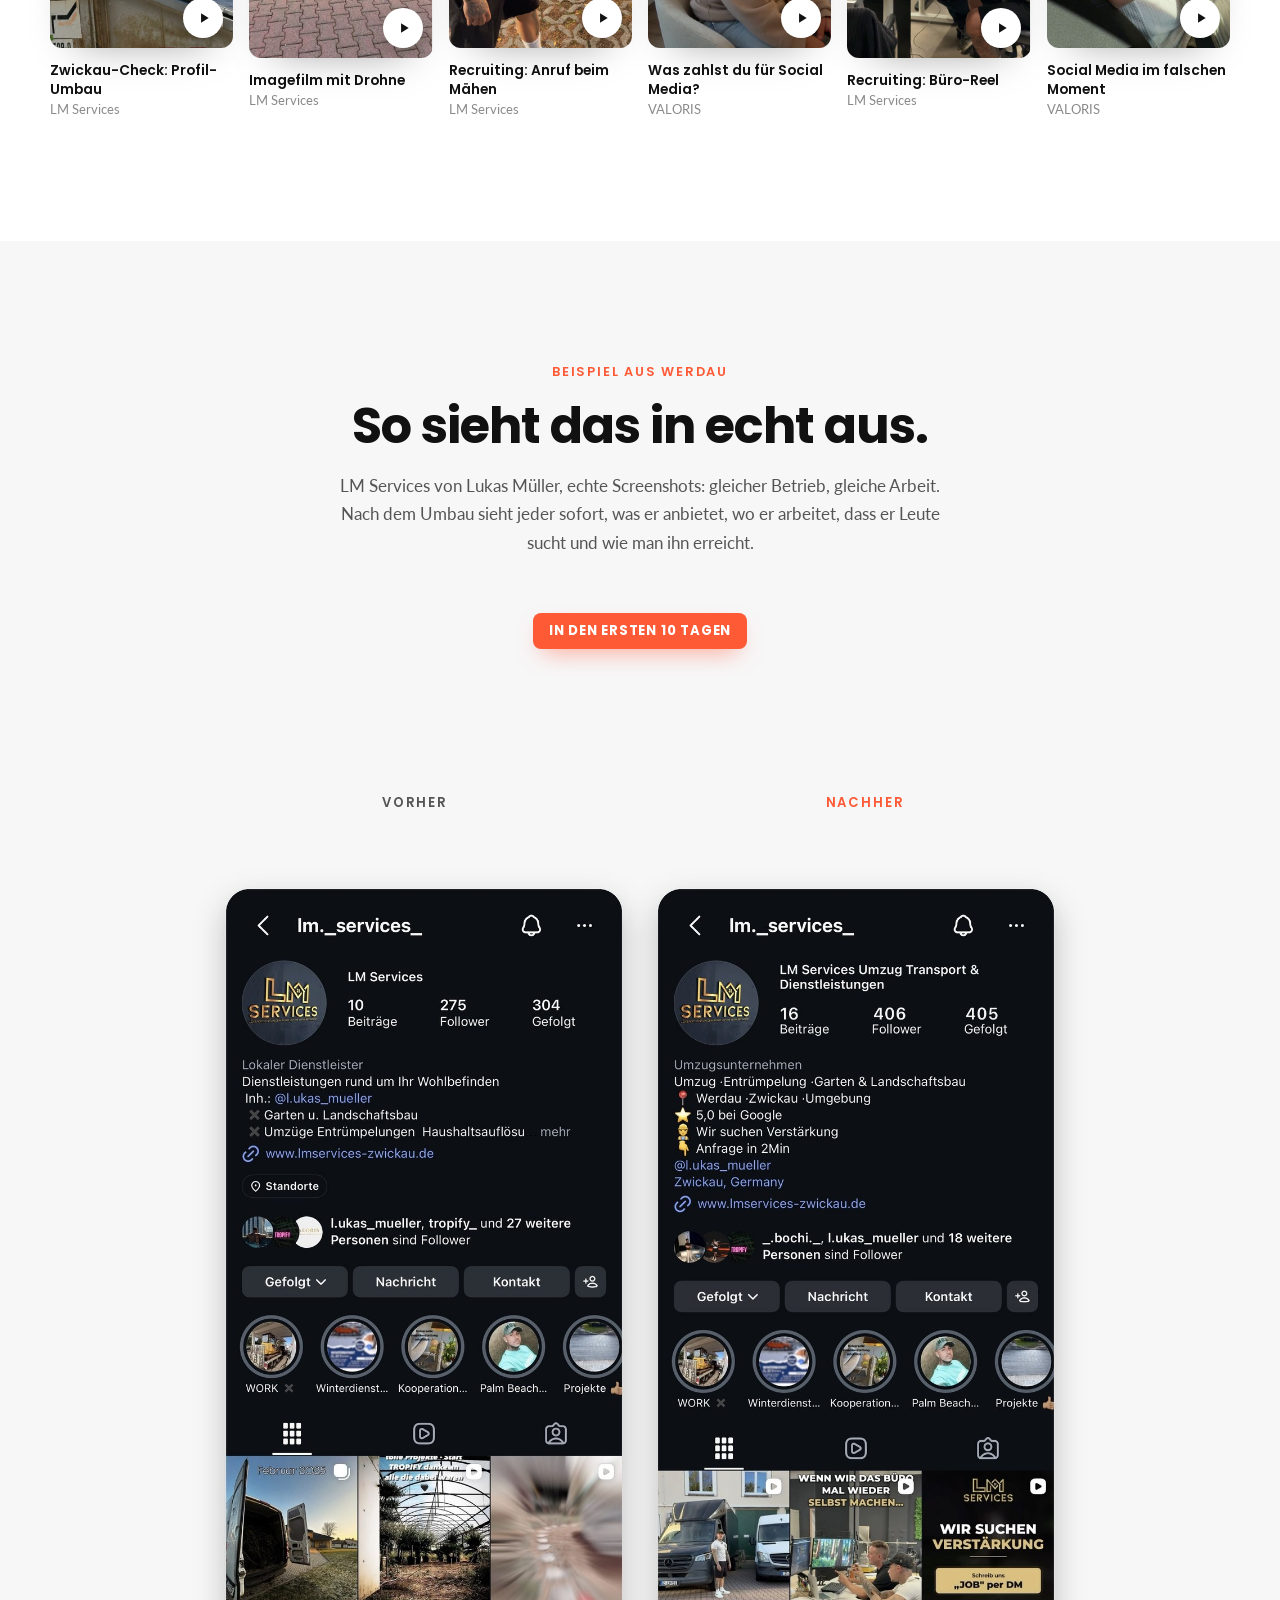
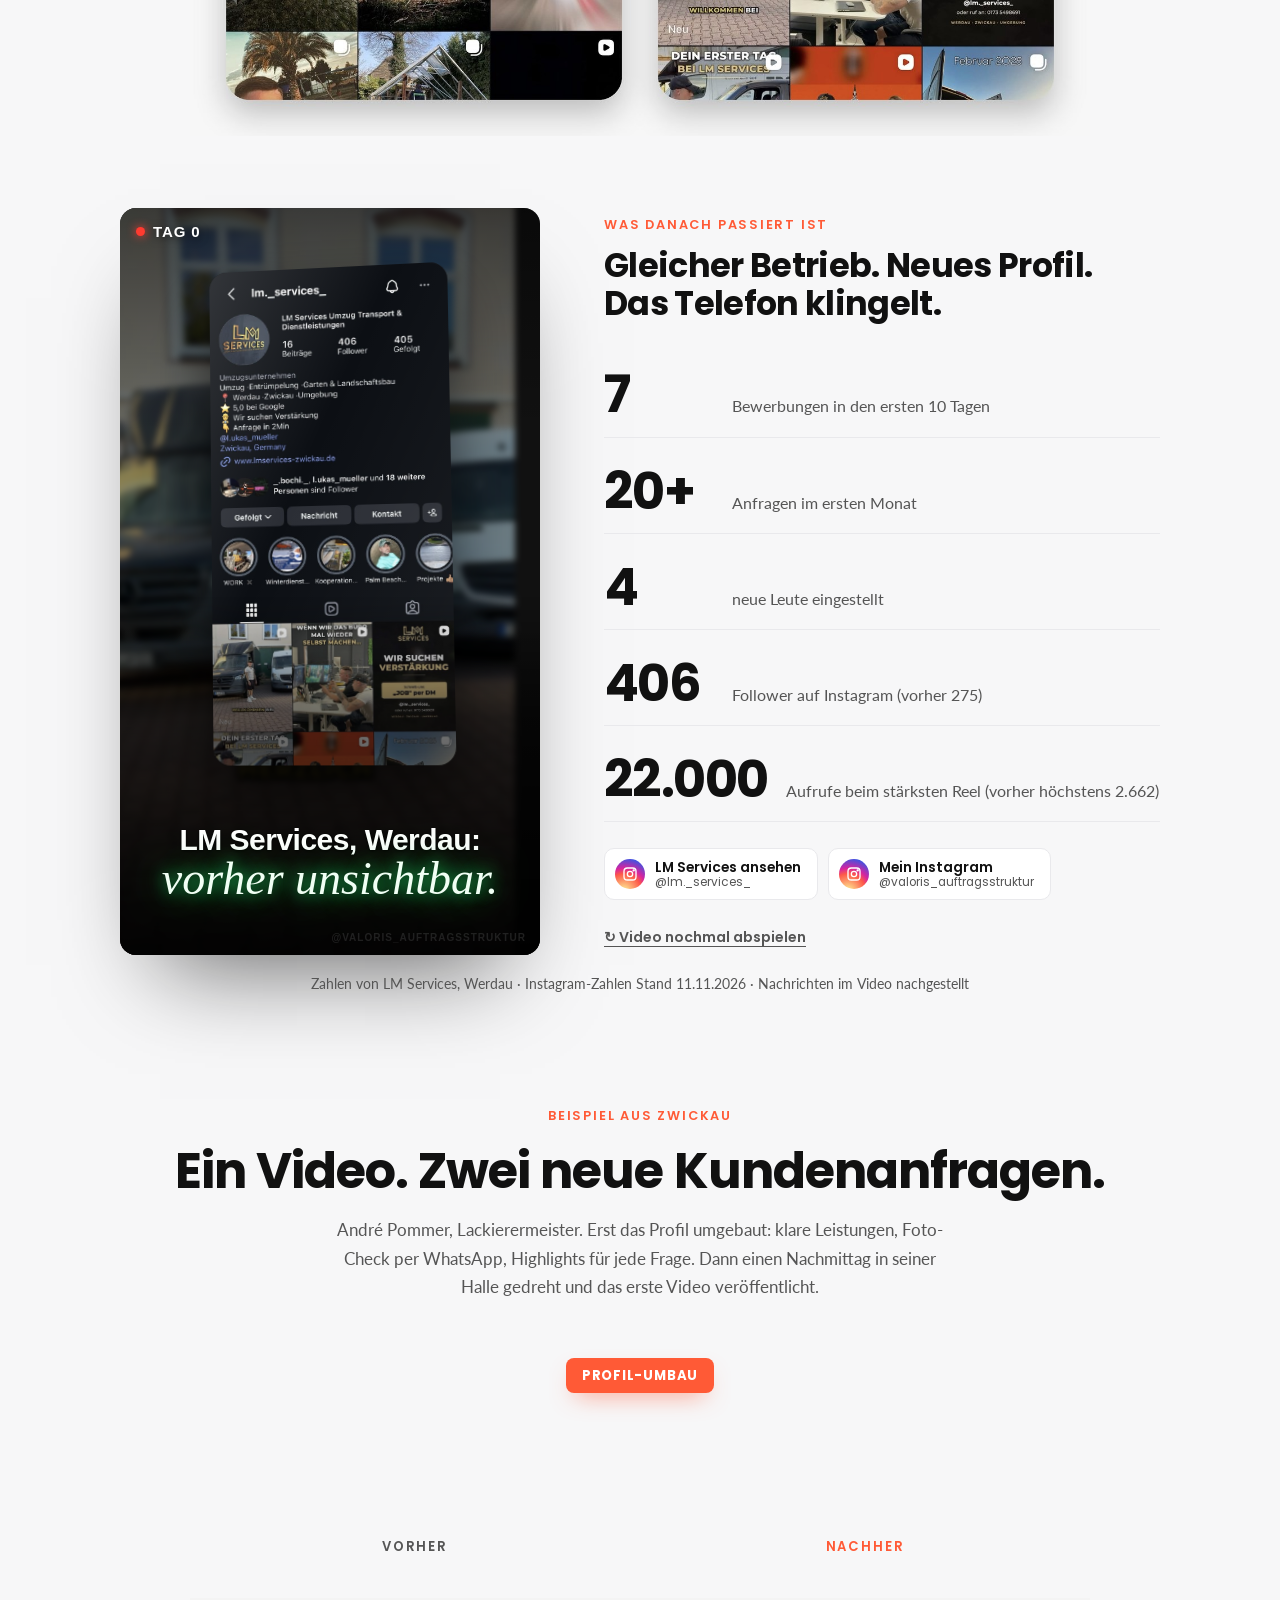
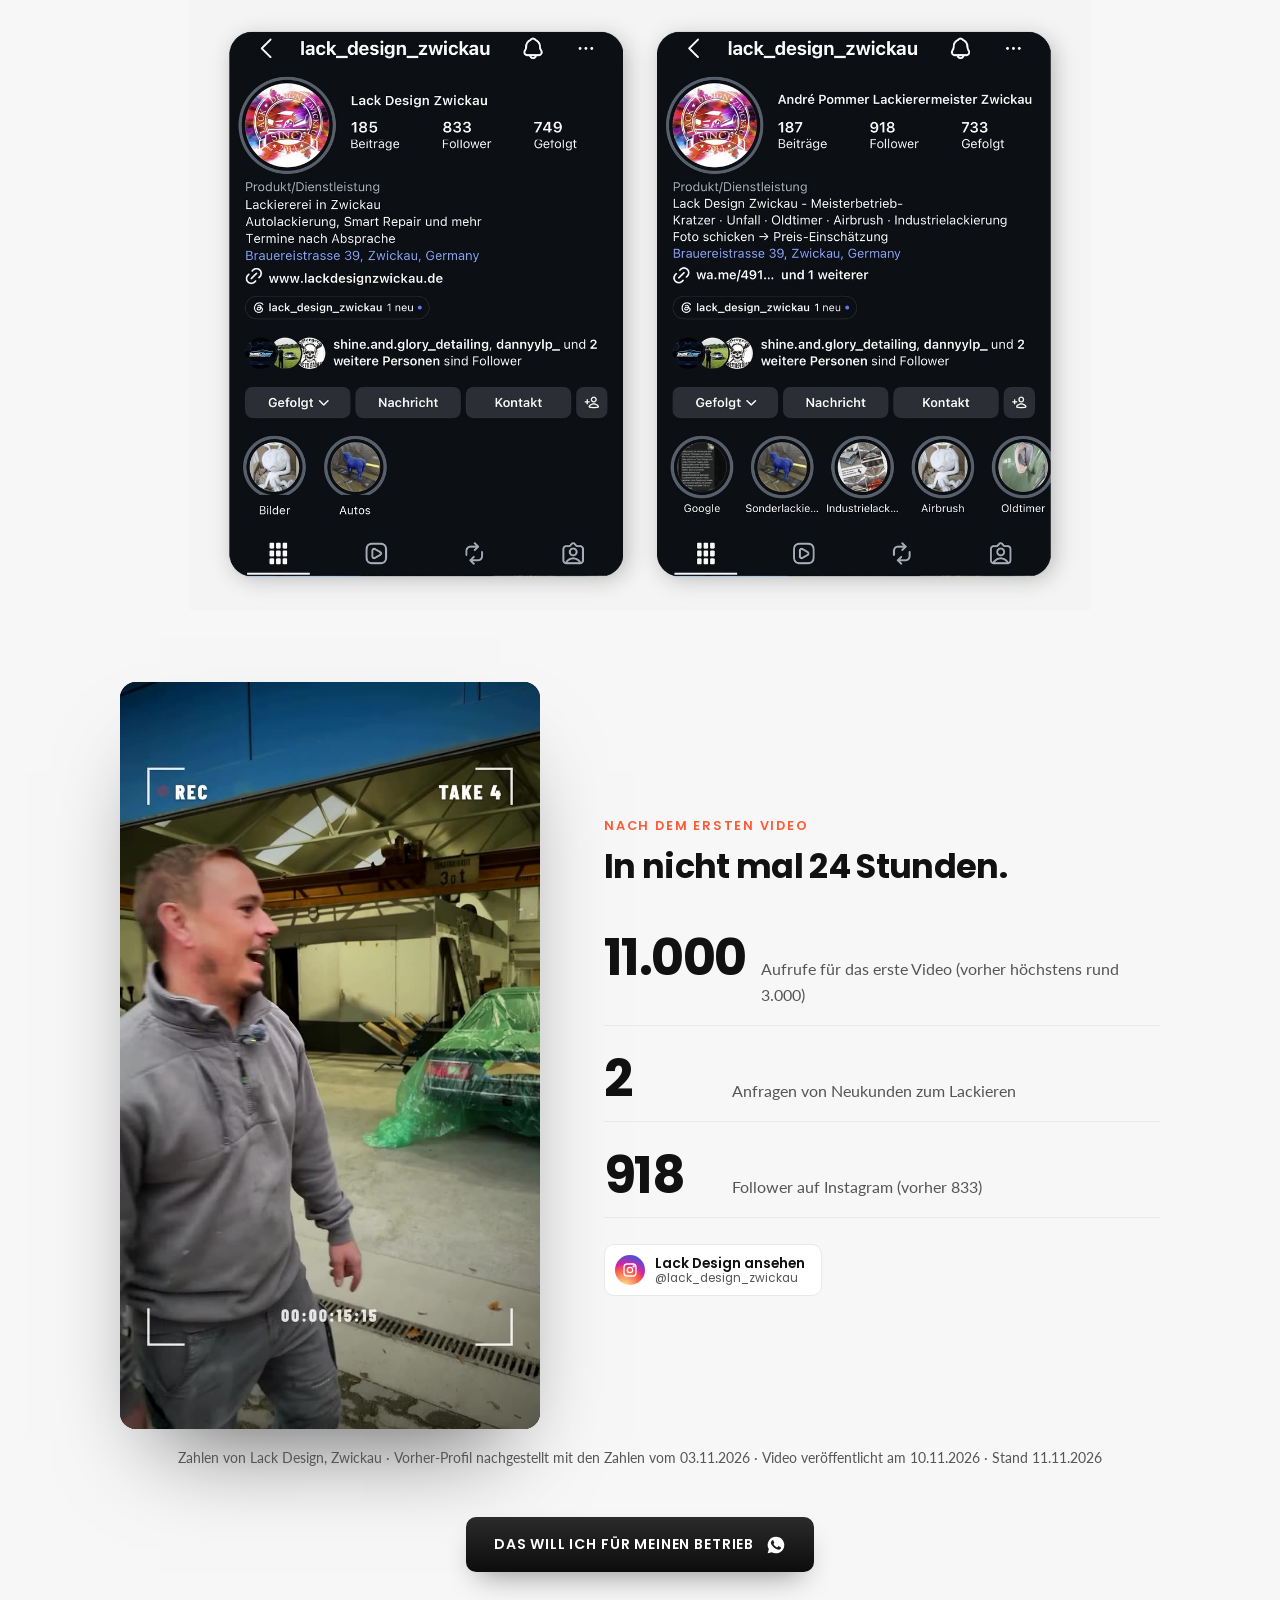
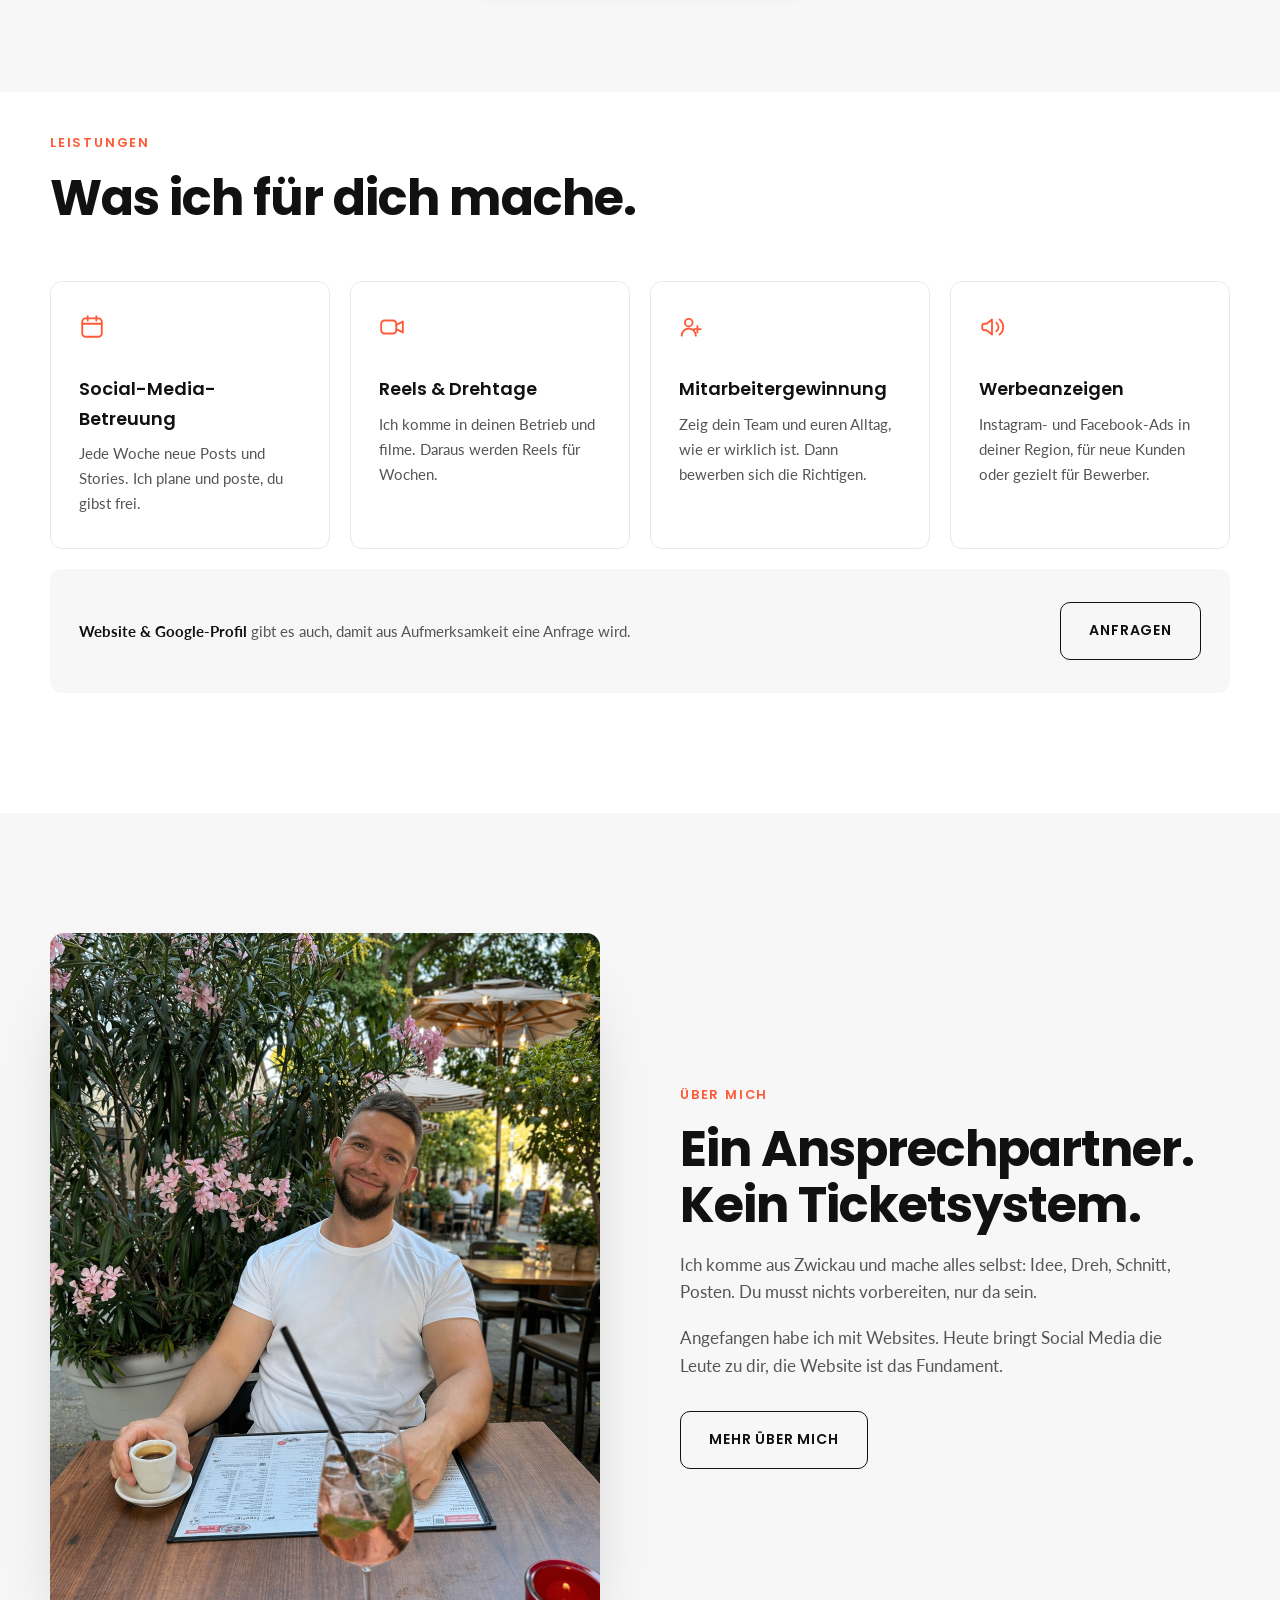
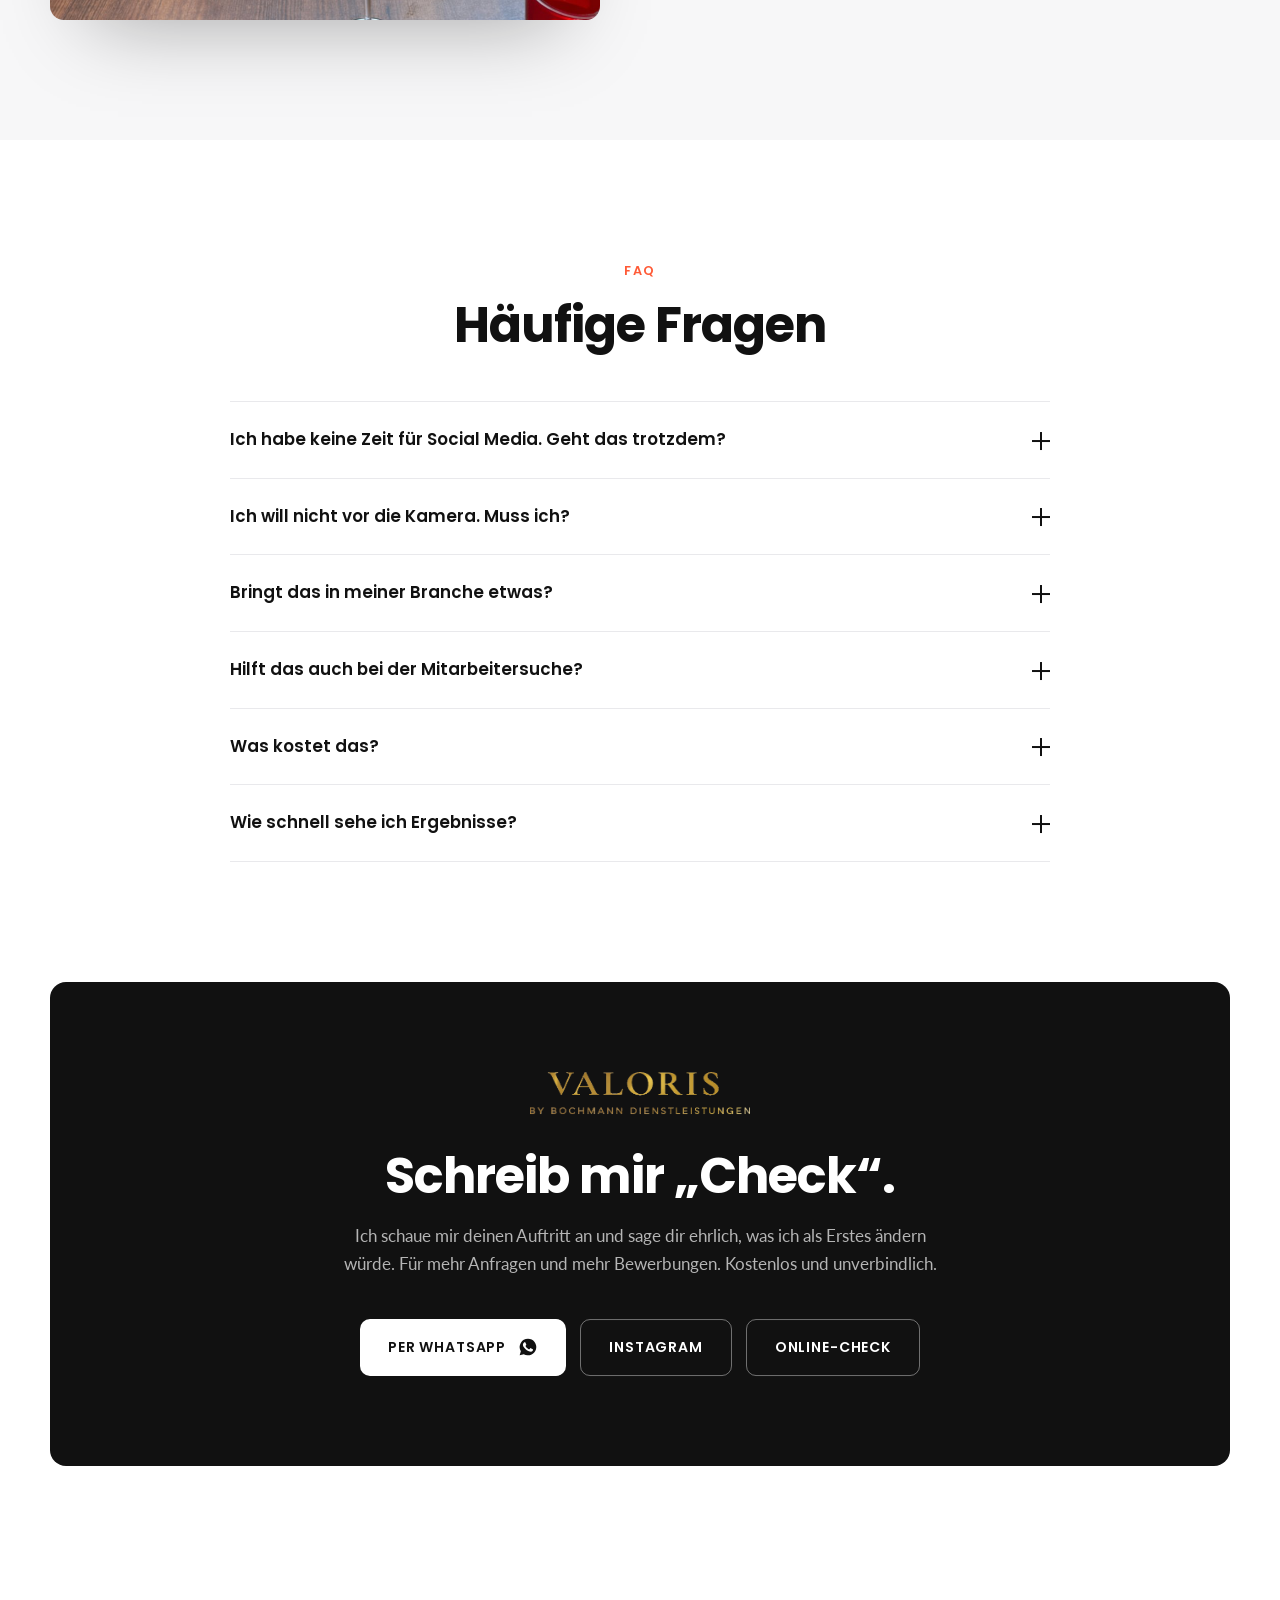
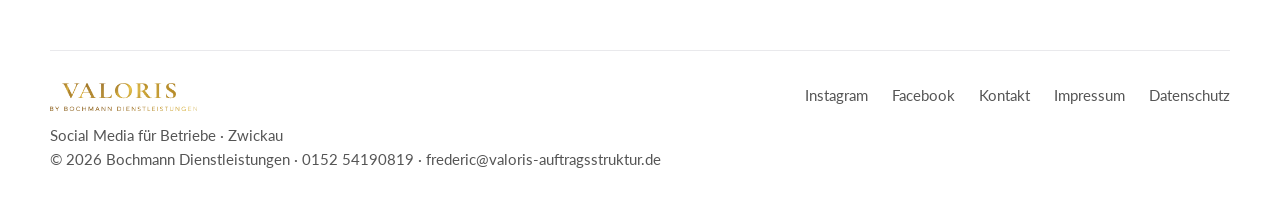
<file: leistungen.html>
<!DOCTYPE html>
<html lang="de"><head><meta charset="UTF-8">
<title>VALORIS Zwickau</title>
<meta name="robots" content="noindex,follow">
<link rel="canonical" href="https://www.valoris-auftragsstruktur.de/#leistungen">
<meta http-equiv="refresh" content="0; url=/#leistungen">
<script>location.replace('/#leistungen')</script>
</head><body style="font-family:sans-serif;padding:40px">Weiter zu <a href="/#leistungen">valoris-auftragsstruktur.de</a></body></html>
</file>
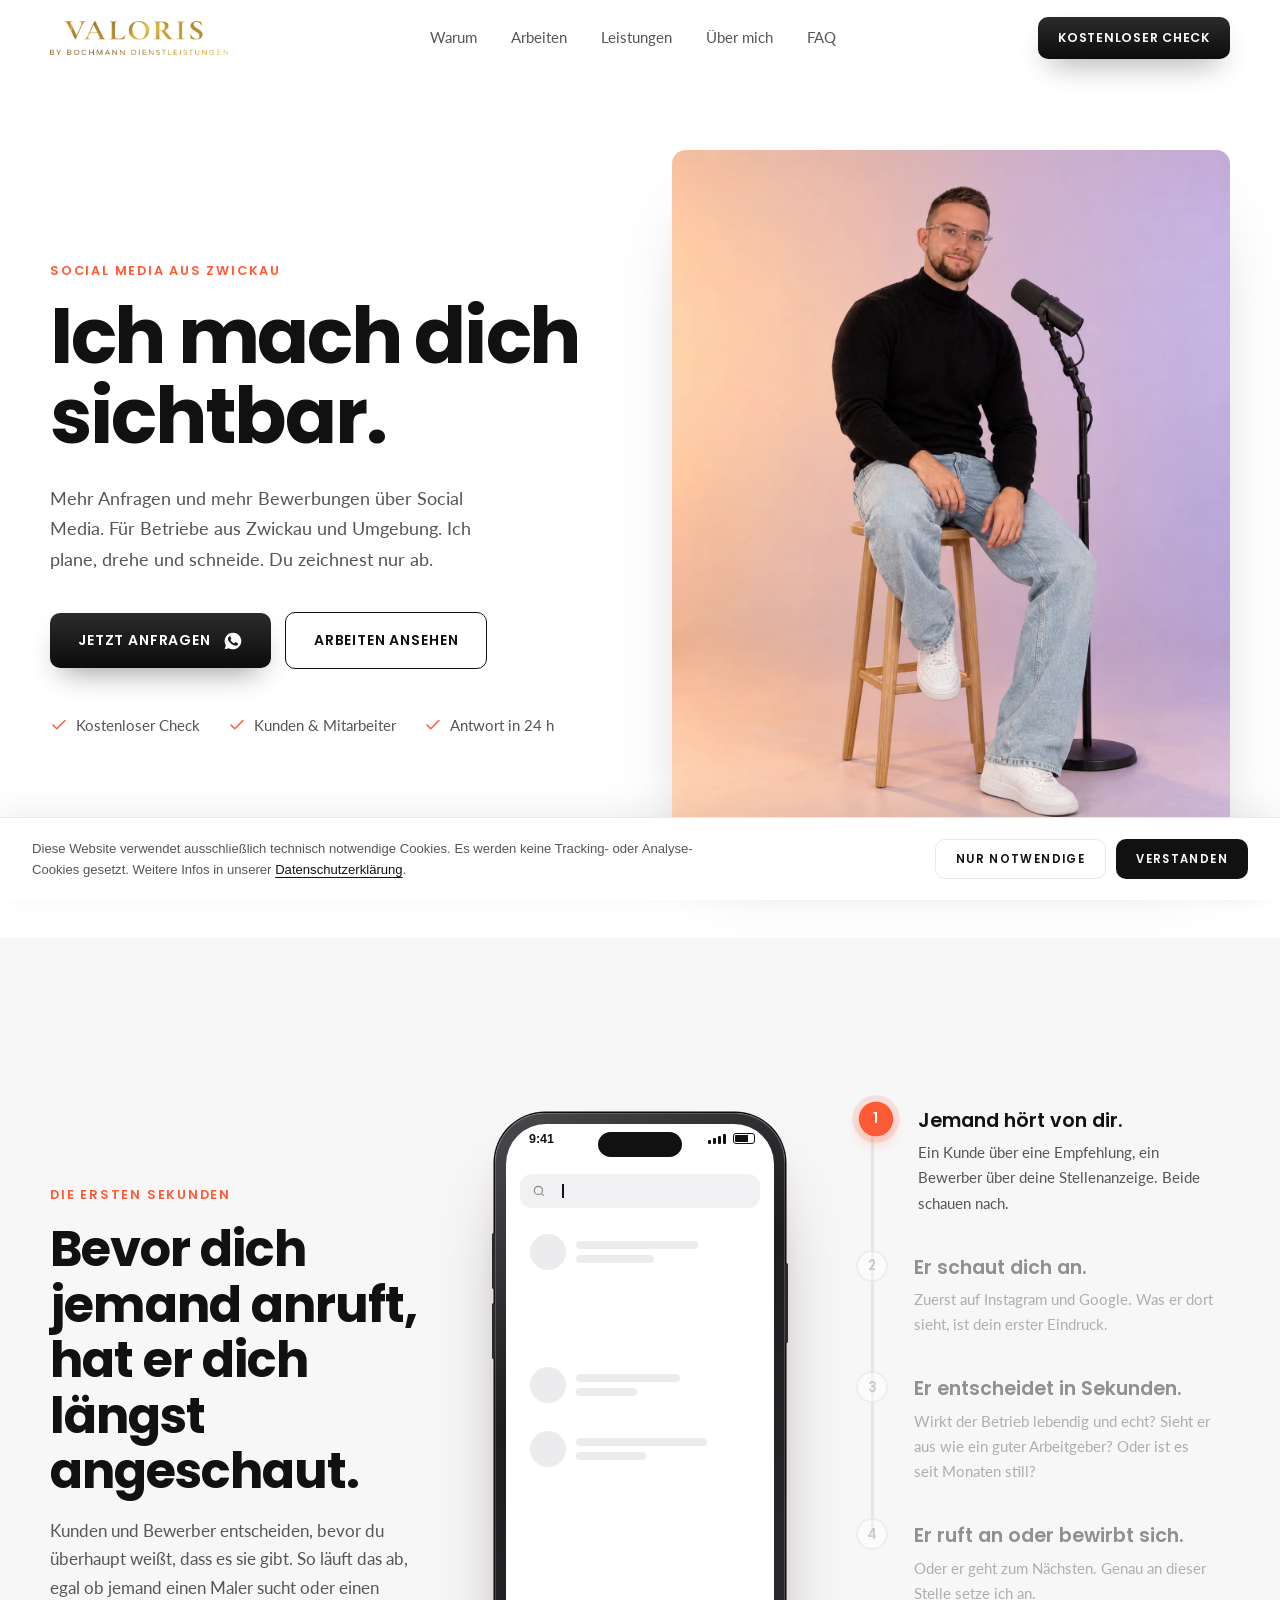
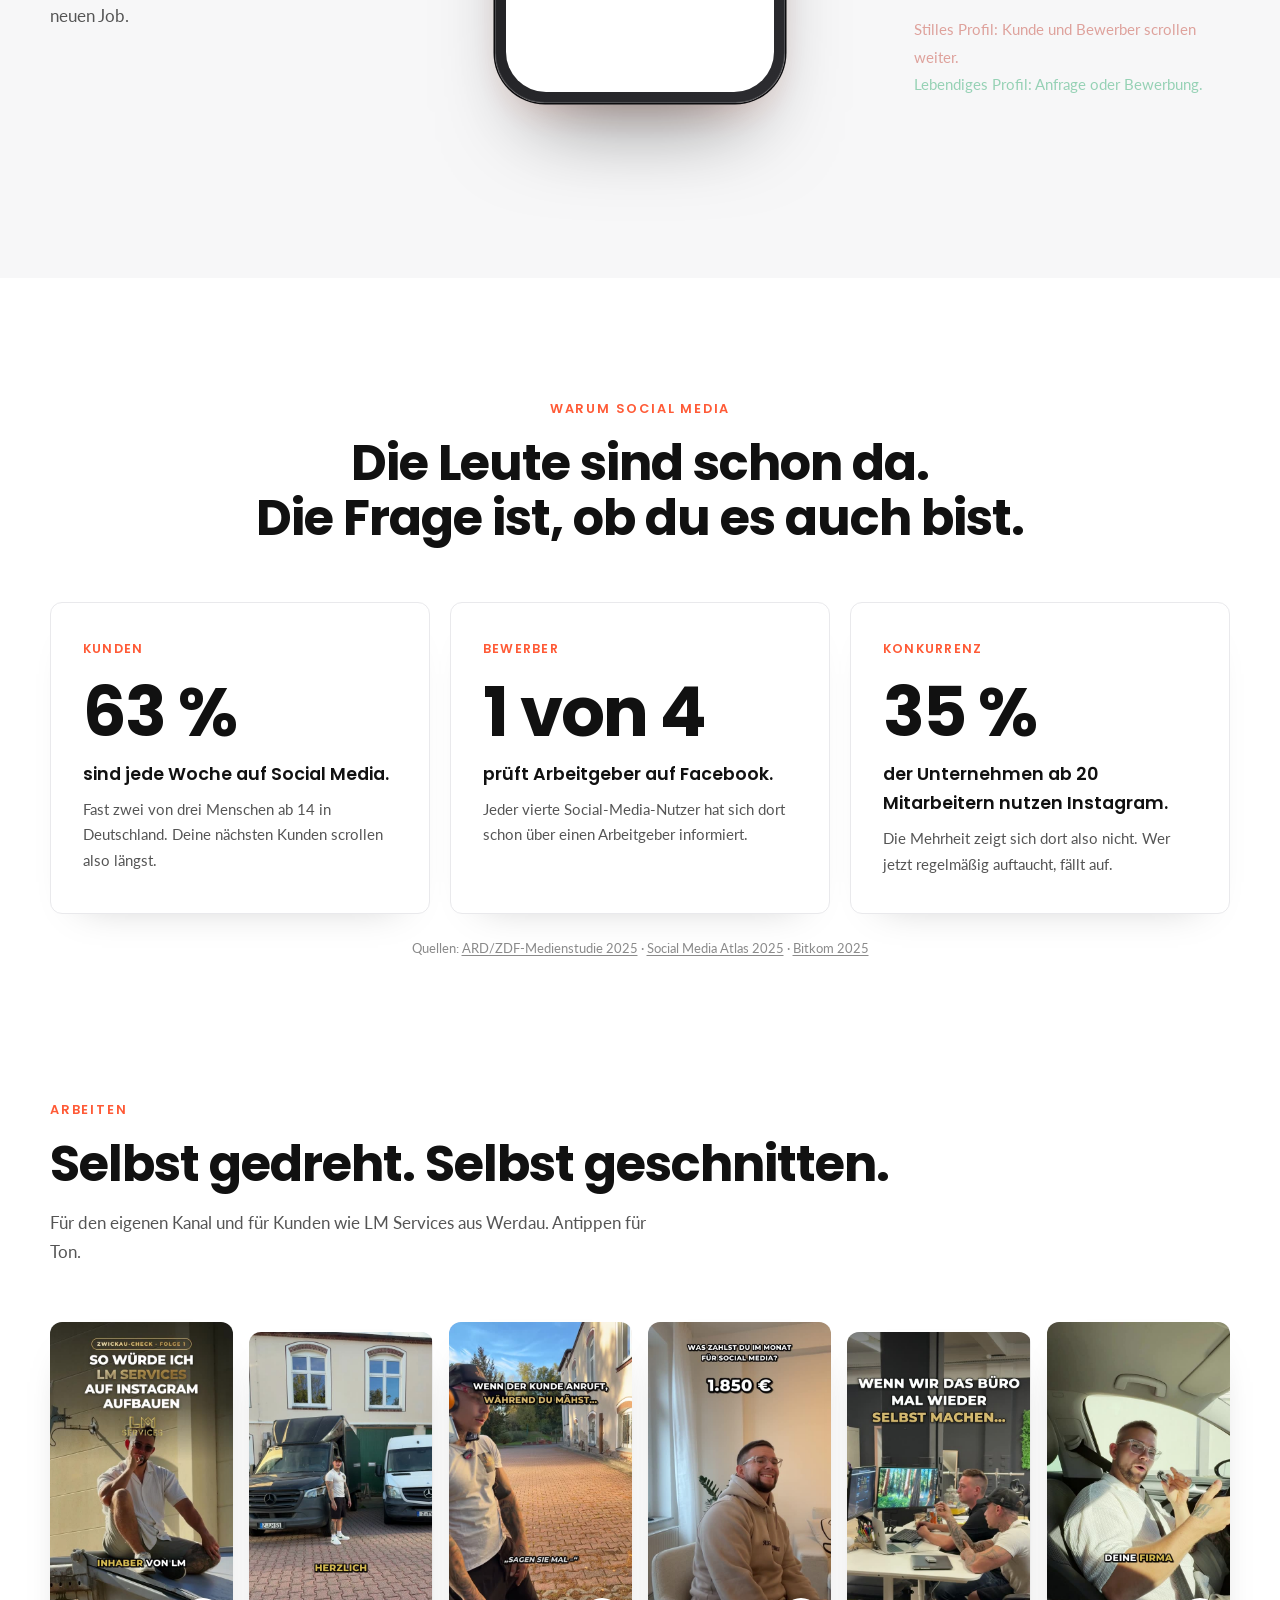
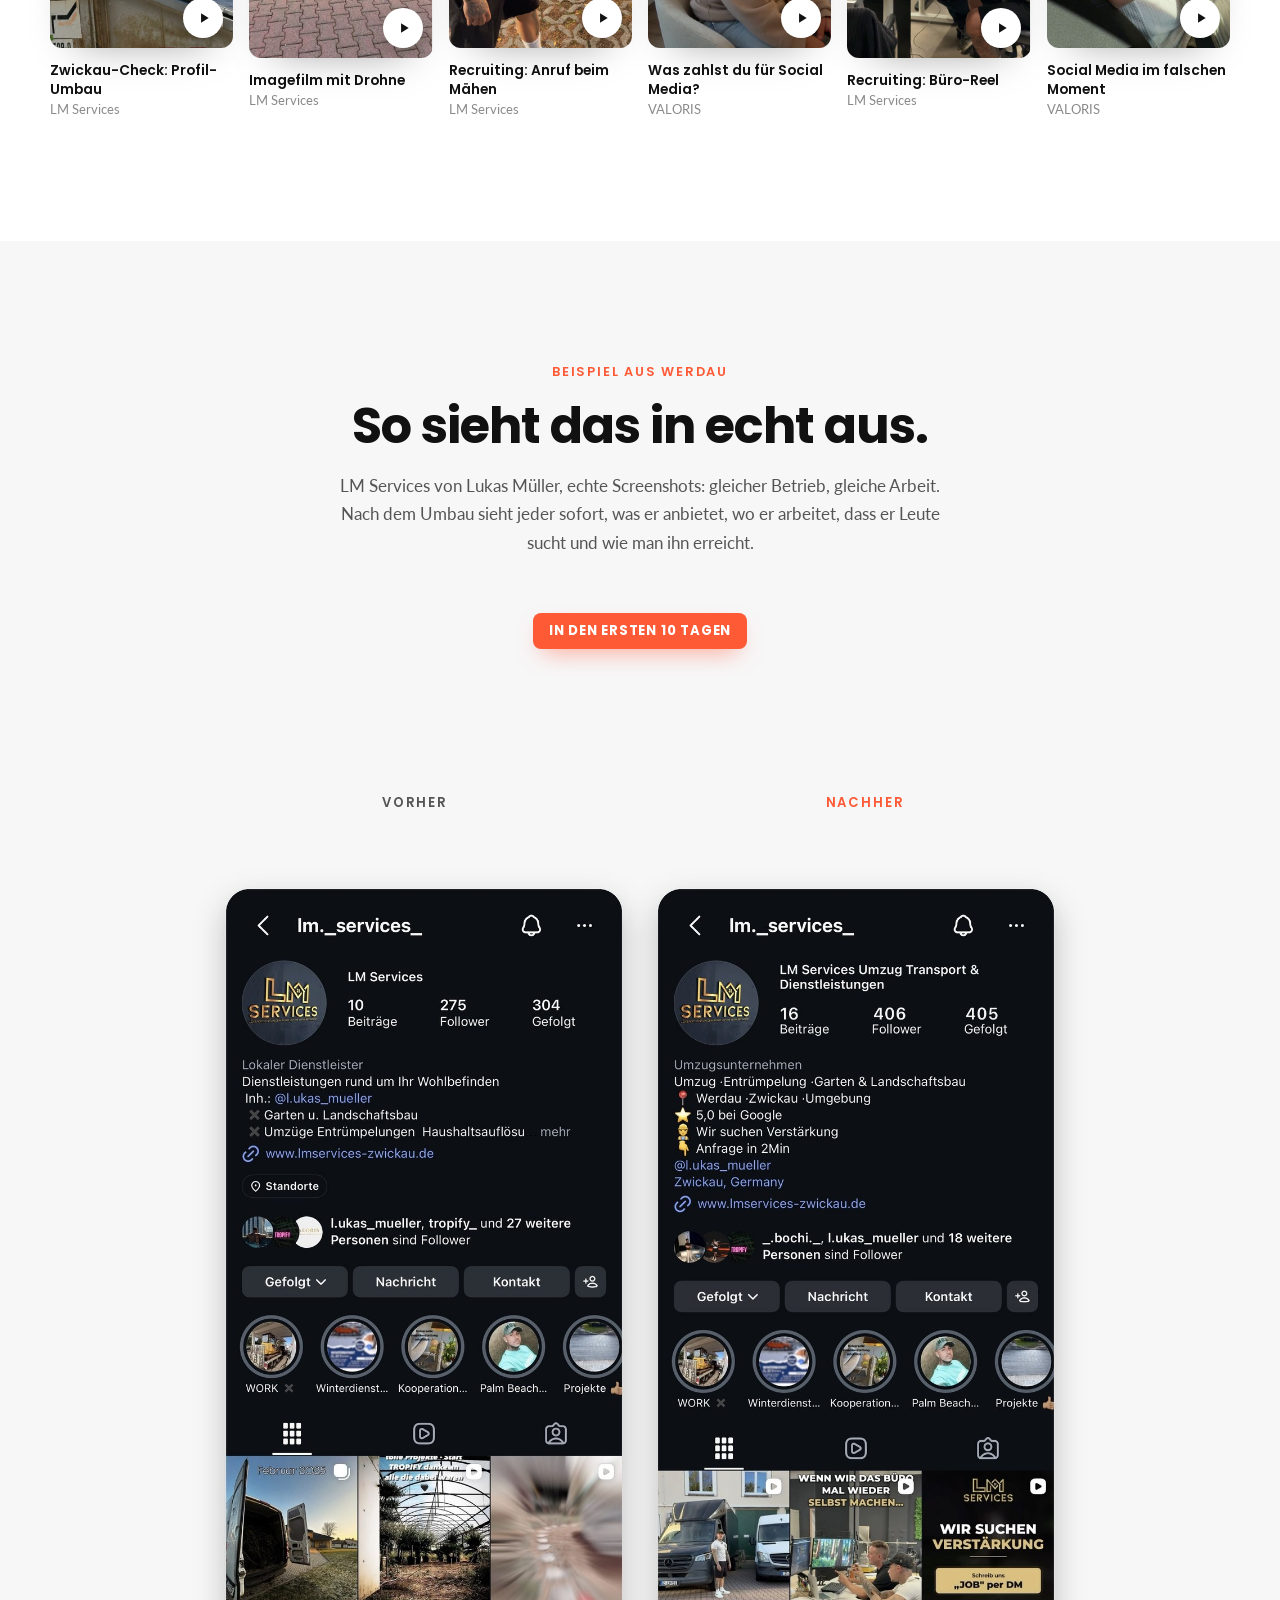
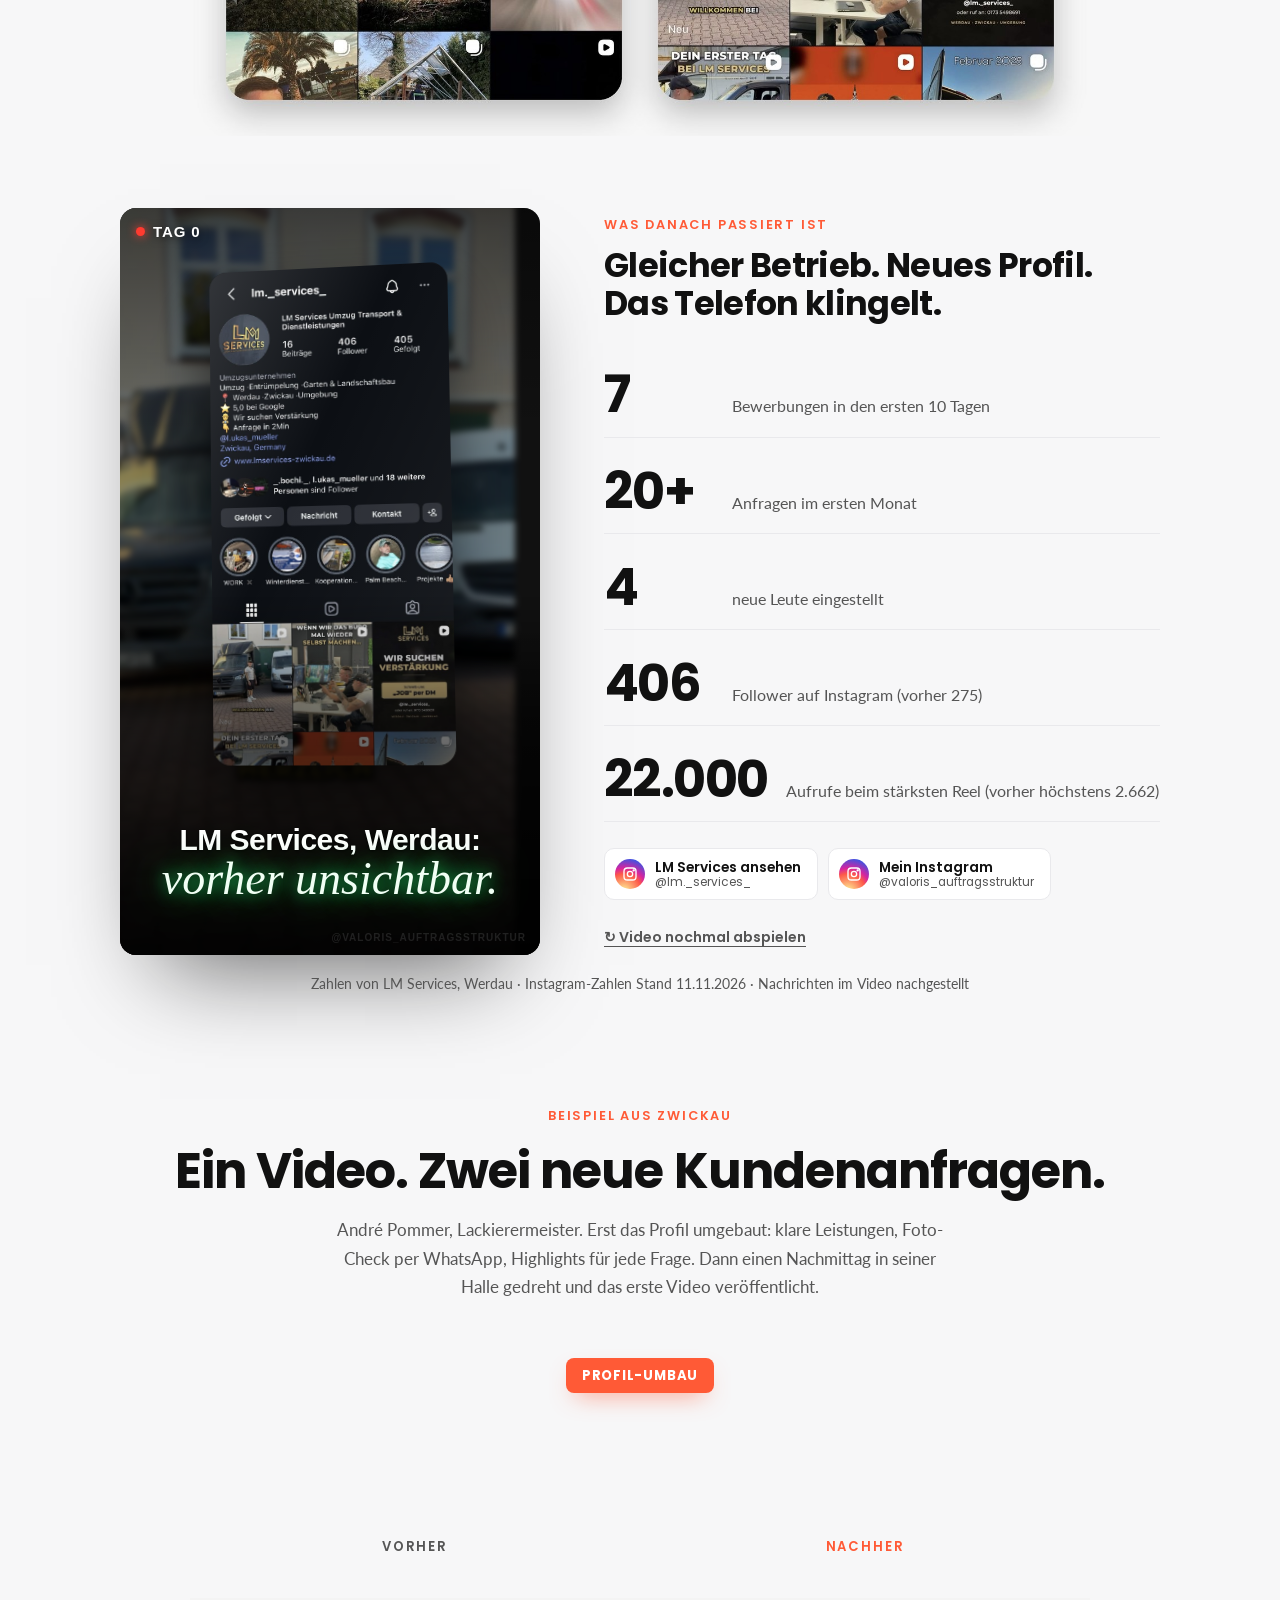
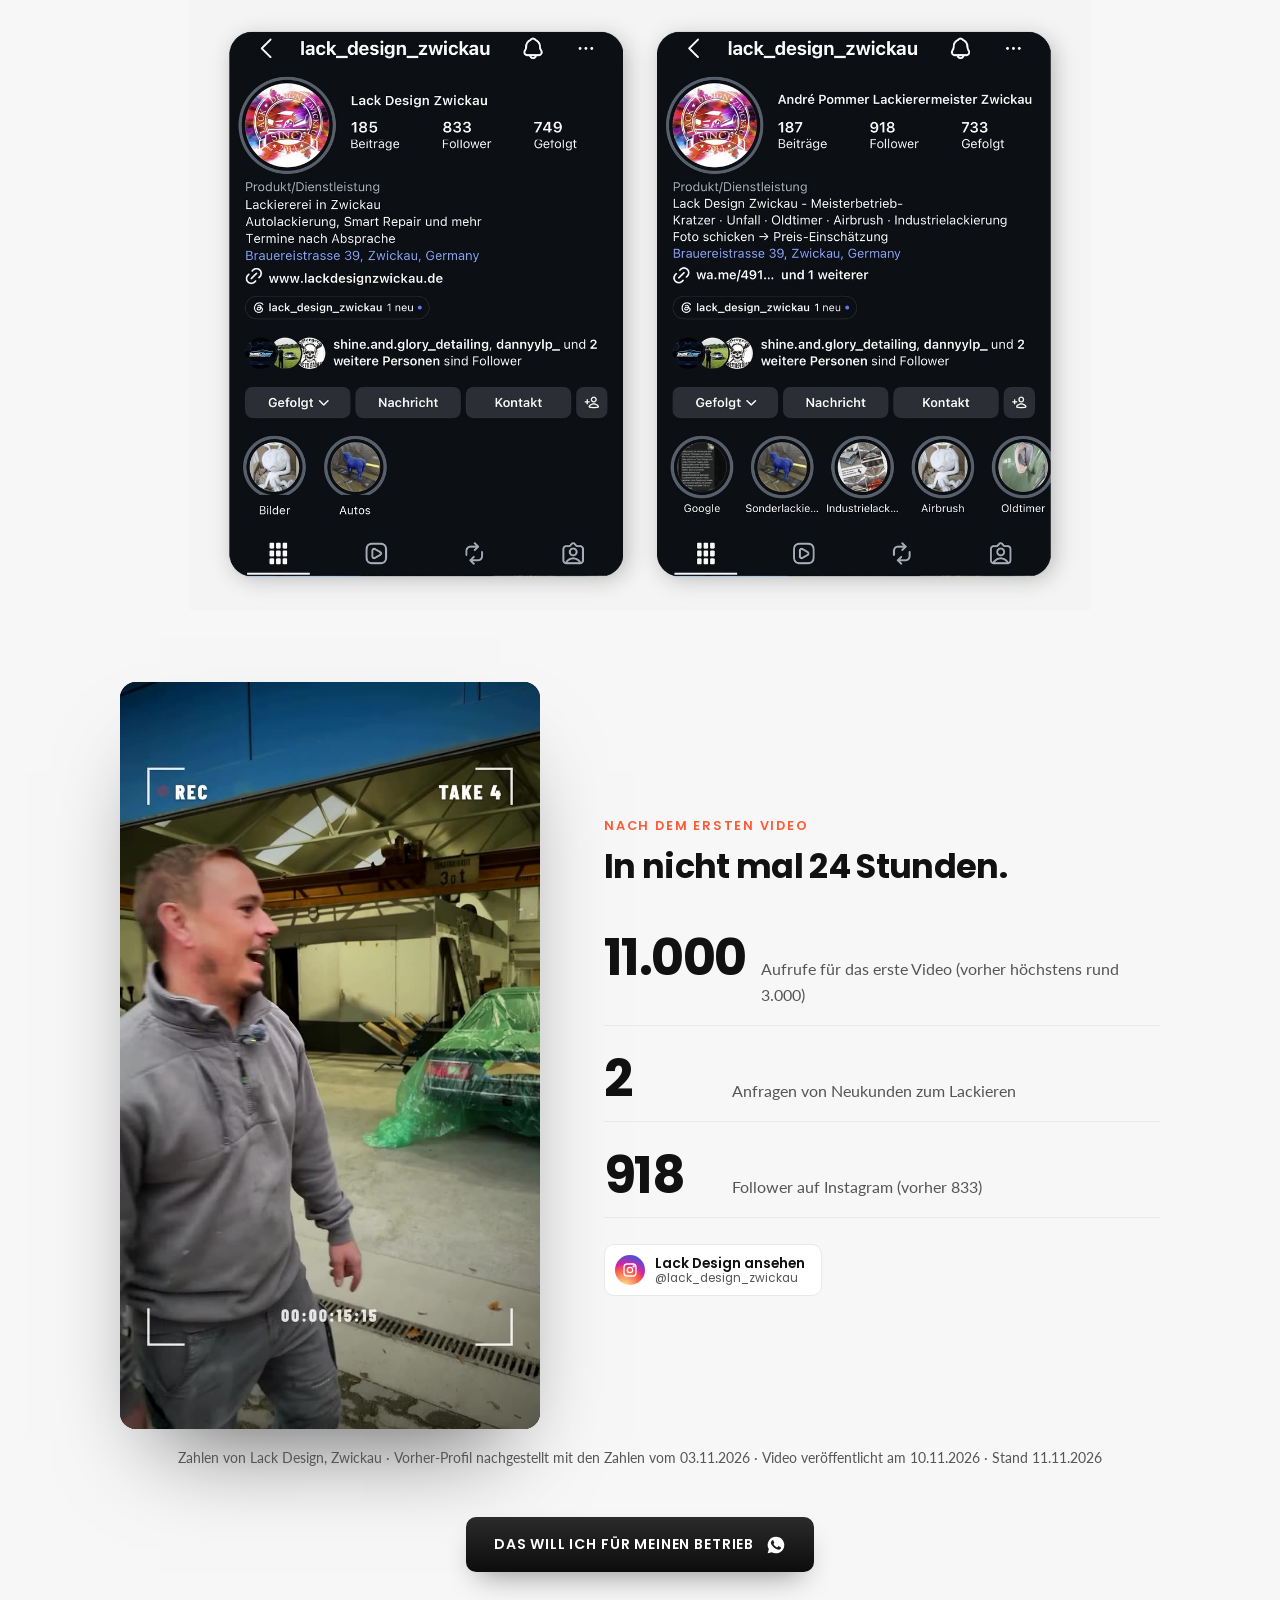
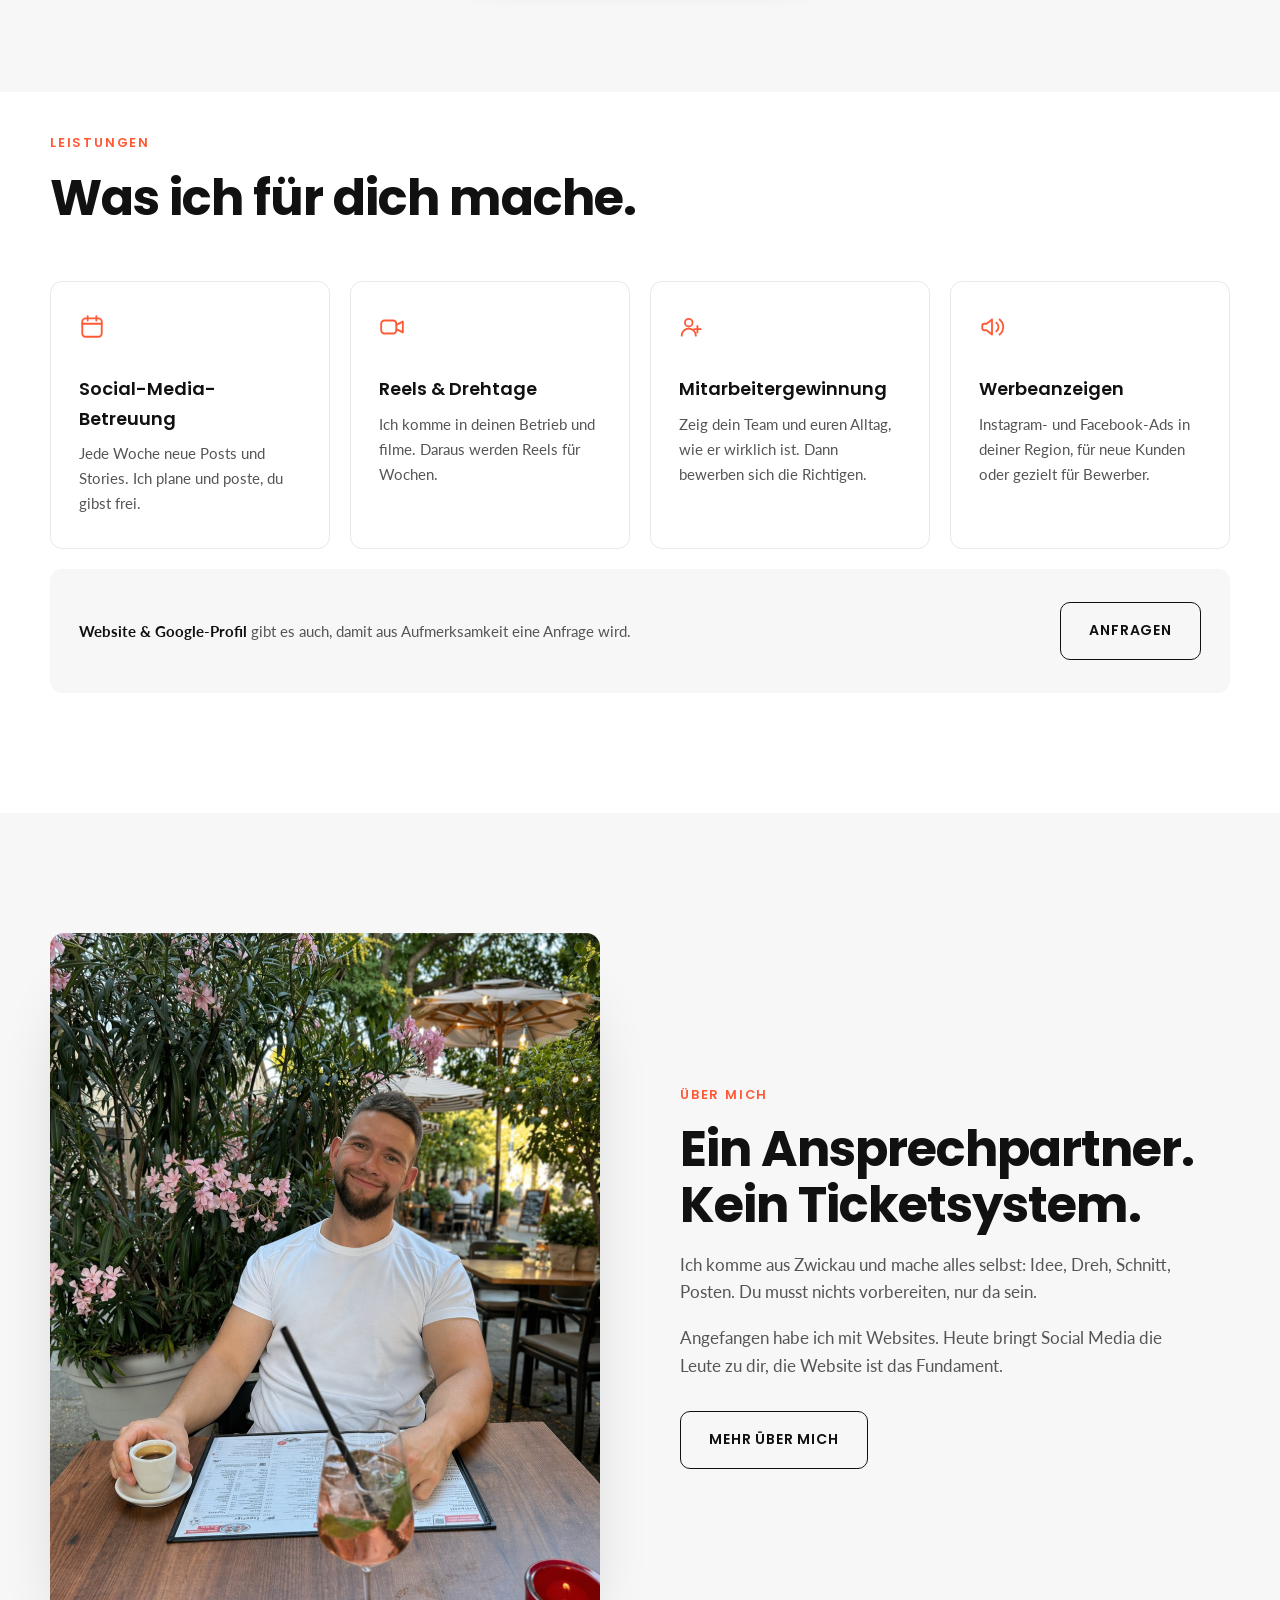
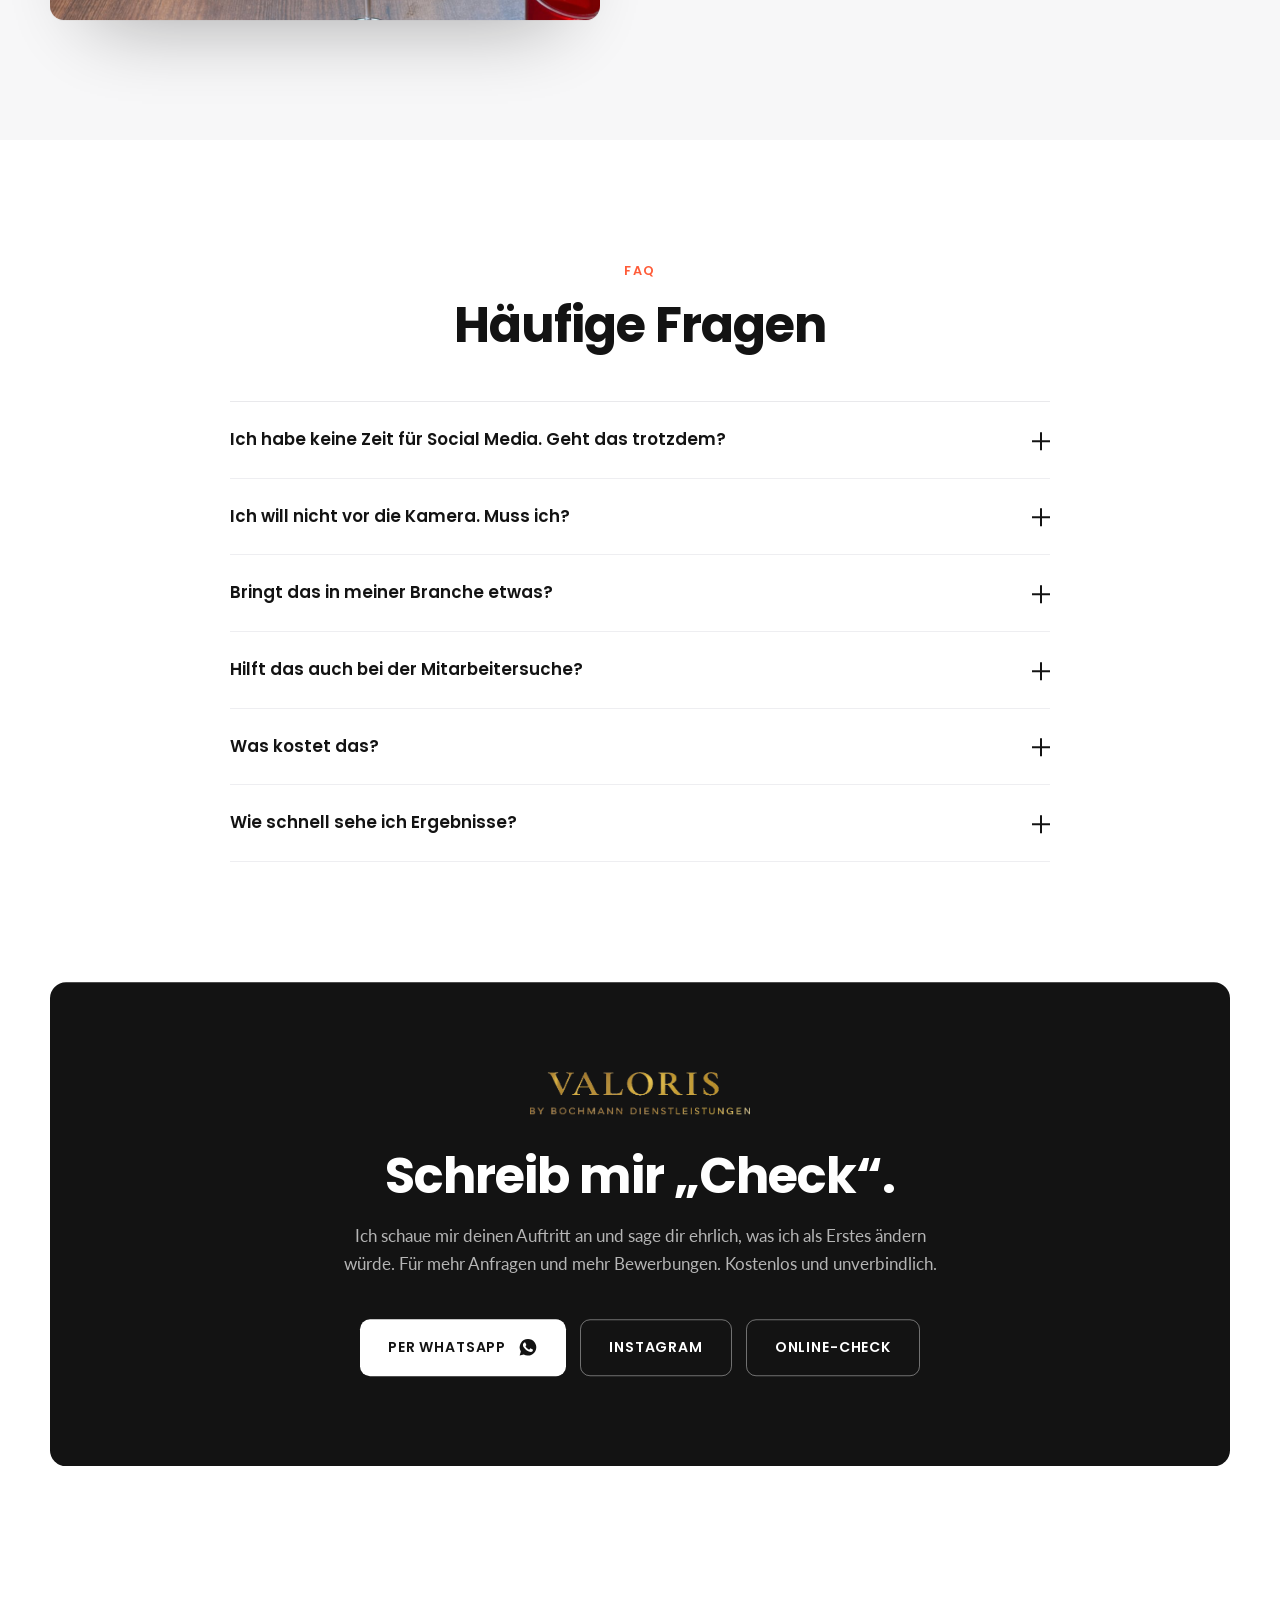
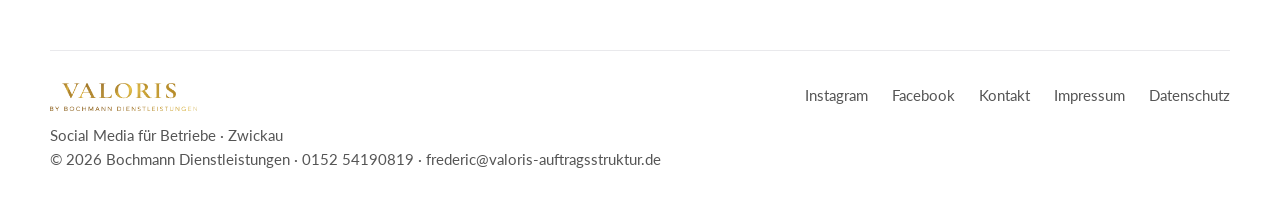
<file: referenzen.html>
<!DOCTYPE html>
<html lang="de"><head><meta charset="UTF-8">
<title>VALORIS Zwickau</title>
<meta name="robots" content="noindex,follow">
<link rel="canonical" href="https://www.valoris-auftragsstruktur.de/#reels">
<meta http-equiv="refresh" content="0; url=/#reels">
<script>location.replace('/#reels')</script>
</head><body style="font-family:sans-serif;padding:40px">Weiter zu <a href="/#reels">valoris-auftragsstruktur.de</a></body></html>
</file>
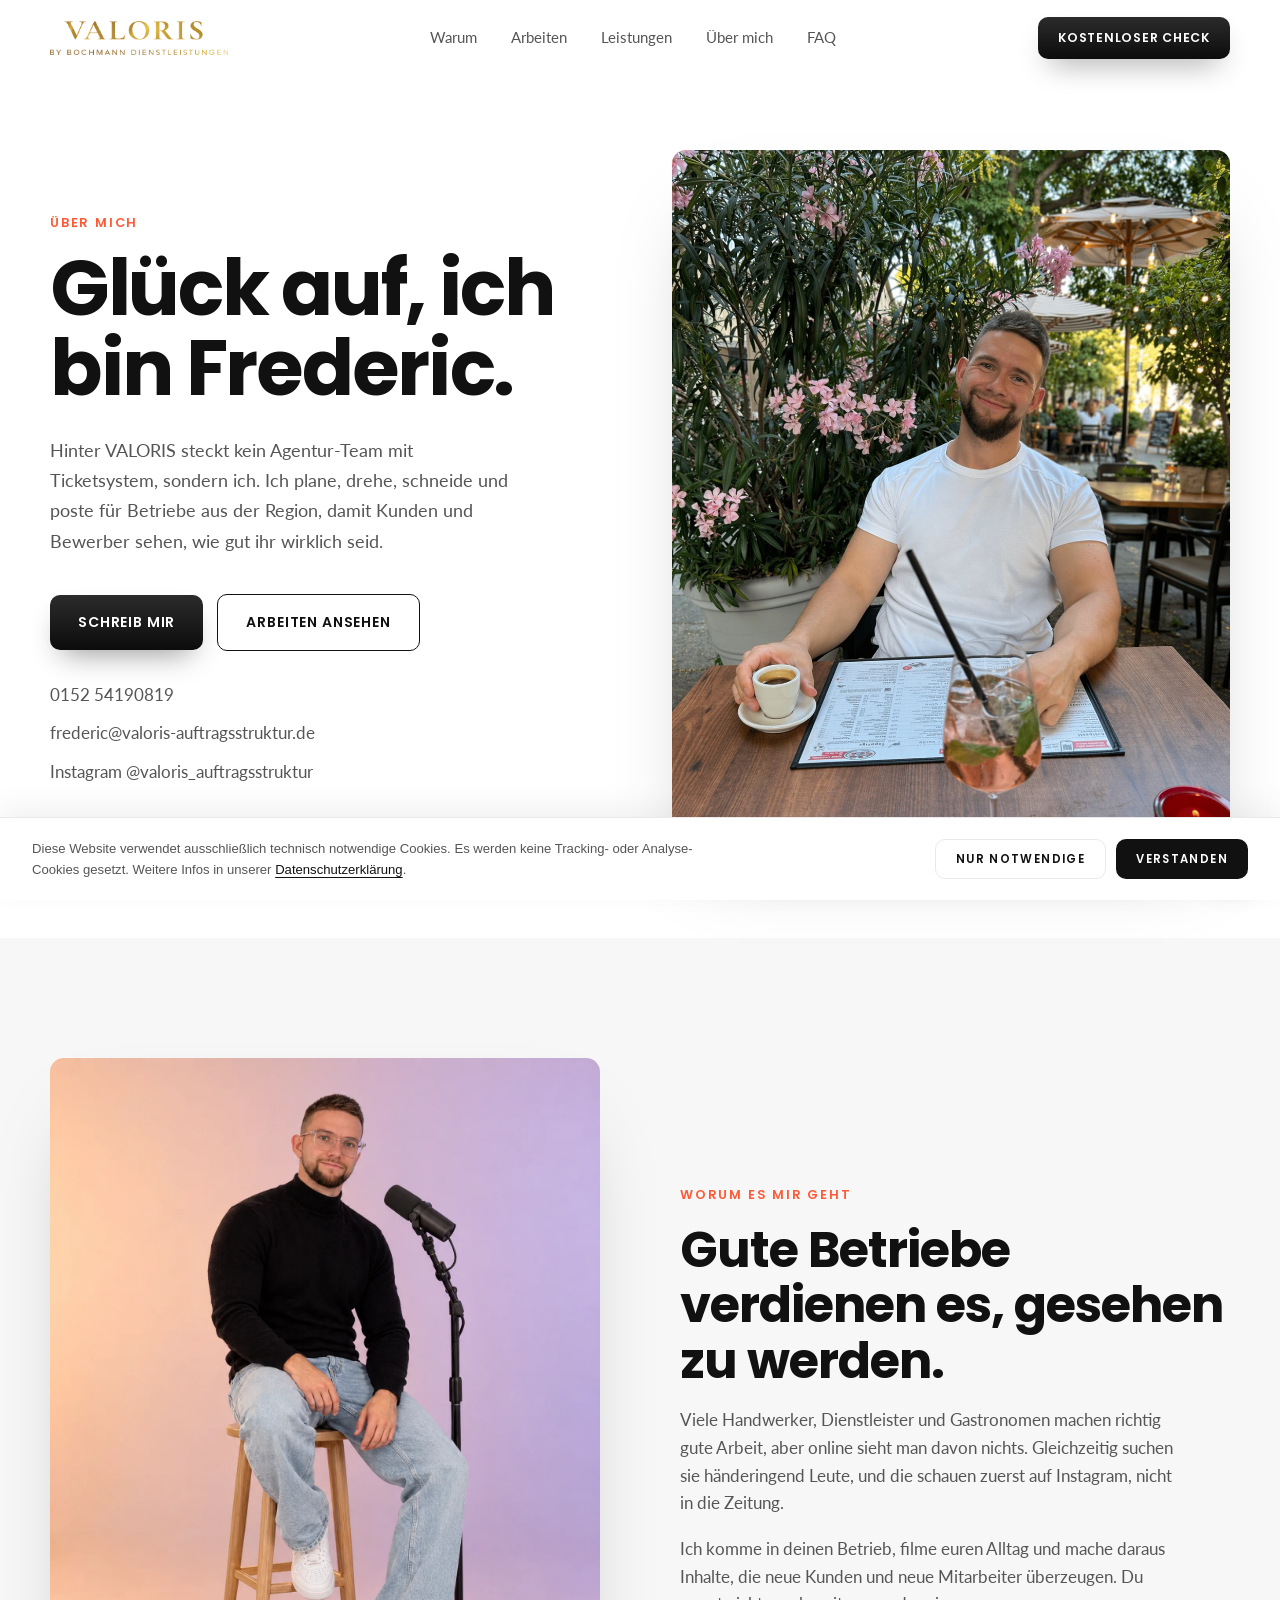
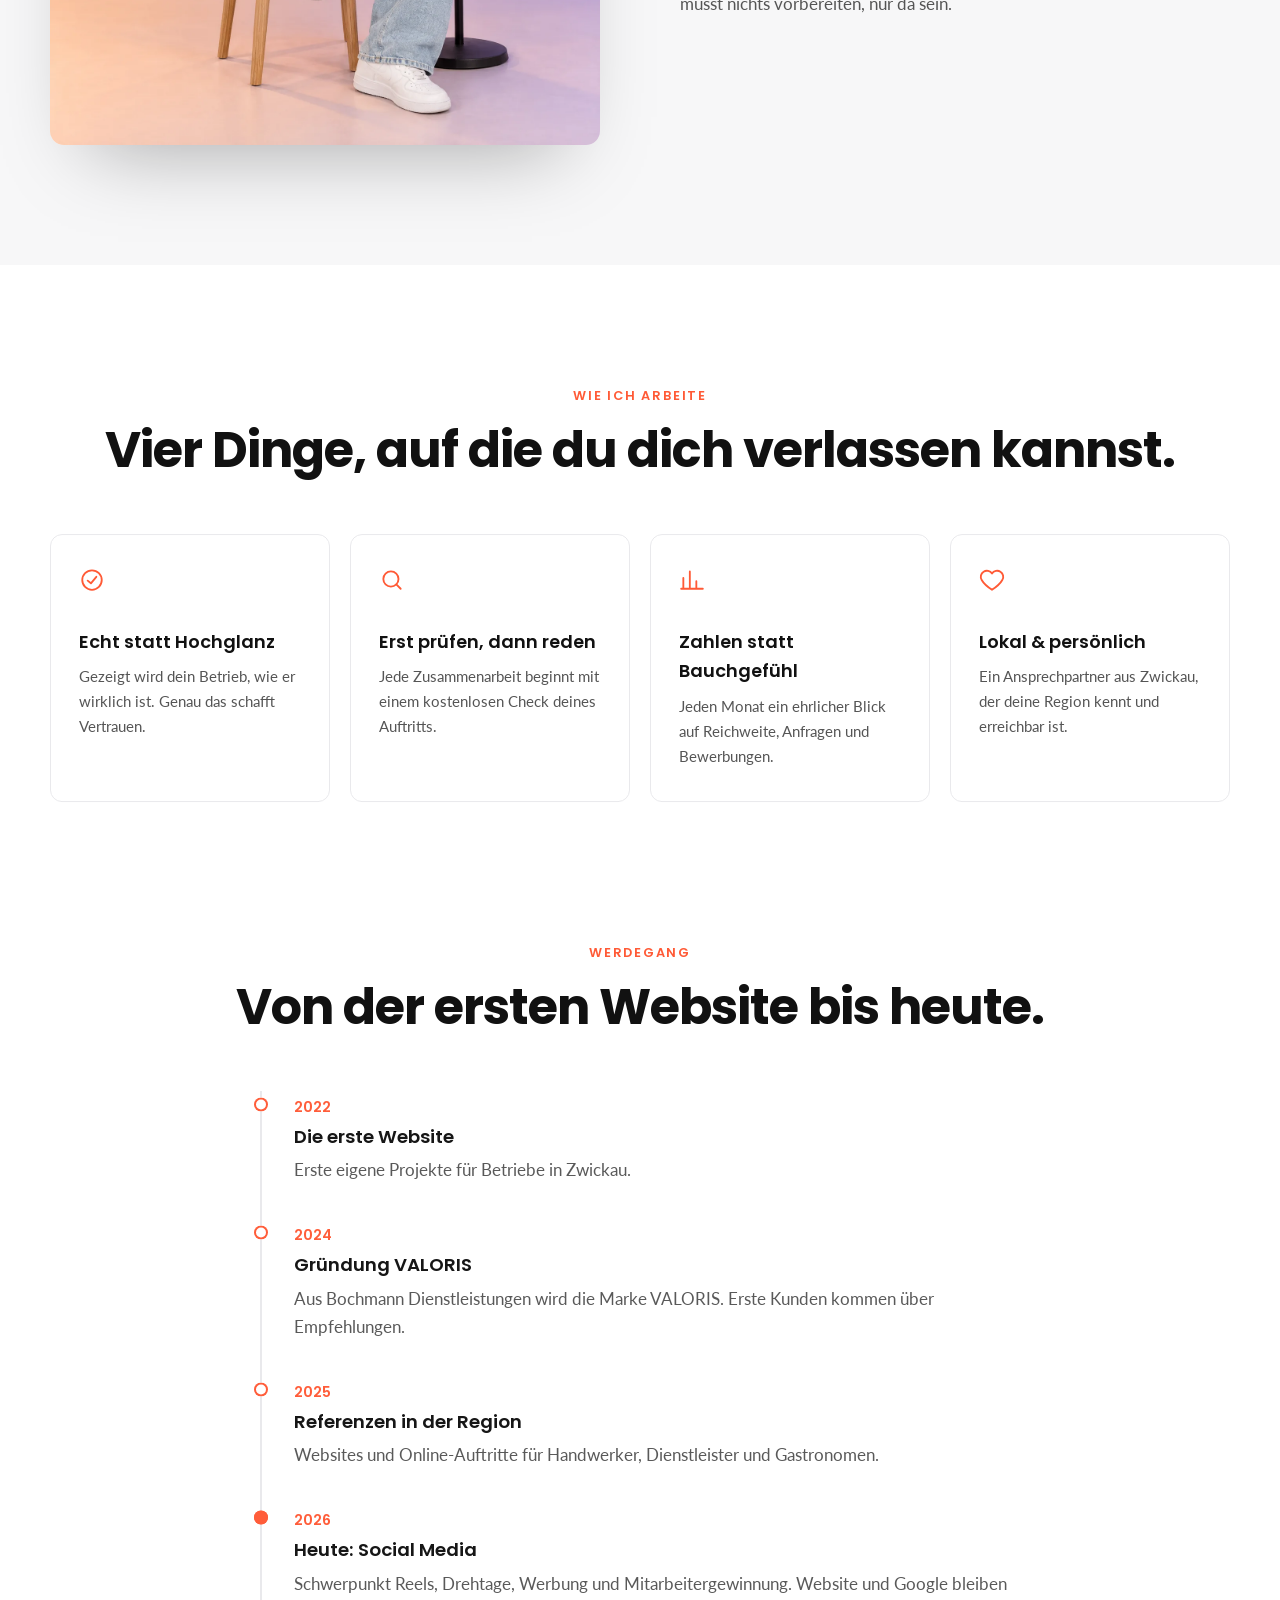
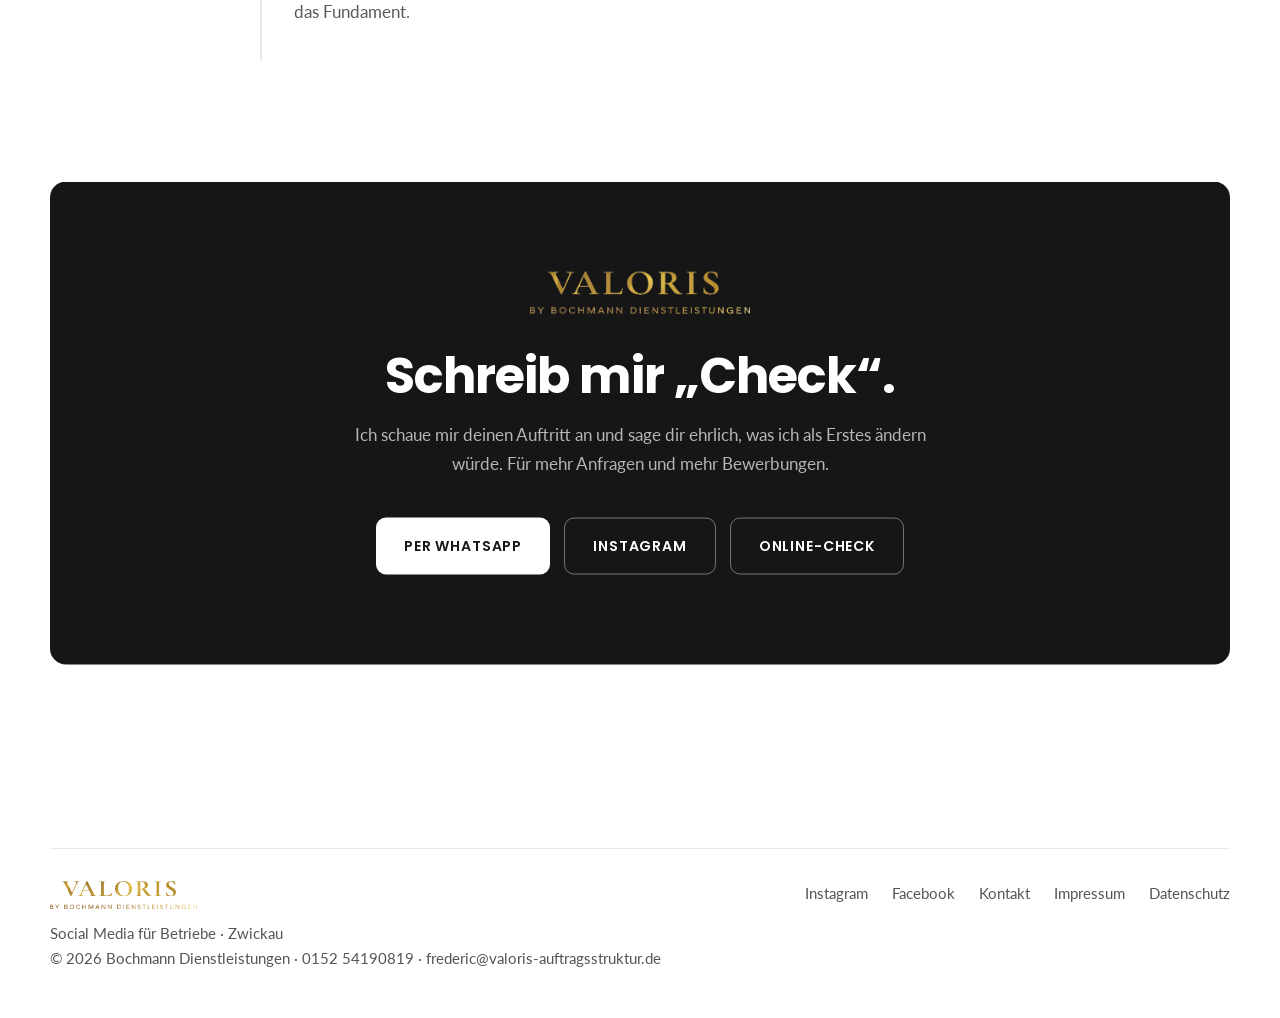
<file: ueber-uns.html>
<!DOCTYPE html>
<html lang="de">
<head>
<meta charset="UTF-8">
<meta name="viewport" content="width=device-width,initial-scale=1">
<title>Über mich | Frederic Bochmann · VALORIS Zwickau</title>
<meta name="description" content="Frederic Bochmann, VALORIS aus Zwickau: Social Media, Reels, Recruiting und Werbung für Betriebe aus der Region. Ein Ansprechpartner vom Dreh bis zum Post.">
<link rel="canonical" href="https://www.valoris-auftragsstruktur.de/ueber-uns.html">
<meta property="og:type" content="website">
<meta property="og:site_name" content="VALORIS">
<meta property="og:locale" content="de_DE">
<meta property="og:url" content="https://www.valoris-auftragsstruktur.de/ueber-uns.html">
<meta property="og:title" content="Über mich | Frederic Bochmann · VALORIS Zwickau">
<meta property="og:description" content="Frederic Bochmann aus Zwickau: Social Media, Reels und Mitarbeitergewinnung für Betriebe aus der Region.">
<meta property="og:image" content="https://www.valoris-auftragsstruktur.de/assets/v2/og.jpg">
<meta name="twitter:card" content="summary_large_image">
<meta name="theme-color" content="#ffffff">
<link rel="preconnect" href="https://fonts.bunny.net" crossorigin>
<link href="https://fonts.bunny.net/css?family=poppins:500,600,700|lato:400,700&display=swap" rel="stylesheet">
<script type="application/ld+json">
{"@context":"https://schema.org","@type":"Person","name":"Frederic Bochmann","jobTitle":"Inhaber VALORIS","worksFor":{"@type":"Organization","name":"VALORIS"},"address":{"@type":"PostalAddress","addressLocality":"Zwickau","addressCountry":"DE"},"sameAs":["https://www.instagram.com/valoris_auftragsstruktur/","https://www.facebook.com/people/Valoris-Auftragsstruktur/61564795752910/"]}
</script>
<style>
:root{--ink:#111;--soft:#555;--mute:#8a8a8a;--line:#e9e9ec;--bg:#fff;--bg2:#f7f7f8;--accent:#ff5a36;--green:#1fa463;--r:12px;--ease:cubic-bezier(.22,1,.36,1)}
*{margin:0;padding:0;box-sizing:border-box}
html{scroll-behavior:smooth}
body{background:var(--bg);color:var(--ink);font-family:'Lato',sans-serif;font-size:17px;line-height:1.65;-webkit-font-smoothing:antialiased;overflow-x:hidden}
a{color:inherit;text-decoration:none}
img,video{display:block;max-width:100%}
button{font:inherit;color:inherit;background:none;border:0;cursor:pointer}
h1,h2,h3,.logo,.btn,.num{font-family:'Poppins',sans-serif}

/* NAV */
.nav{position:fixed;top:0;left:0;right:0;z-index:500;background:rgba(255,255,255,.92);backdrop-filter:blur(12px);-webkit-backdrop-filter:blur(12px);border-bottom:1px solid transparent;transition:border-color .3s}
.nav.sc{border-color:var(--line)}
.nav-in{width:min(1180px,calc(100% - 40px));margin:0 auto;height:76px;display:flex;align-items:center;justify-content:space-between}
.logo img{height:34px;width:auto}
.foot-logo{display:block;height:28px;width:auto;margin-bottom:12px}
.cta-logo{height:42px;width:auto;margin:0 auto 34px}
.mnav-logo{height:34px;width:auto;margin-bottom:24px}
.nav-links{display:flex;gap:34px;list-style:none;font-size:.95rem;color:var(--soft)}
.nav-links a:hover{color:var(--ink)}
.btn{display:inline-flex;align-items:center;gap:12px;padding:16px 28px;border-radius:10px;font-size:.88rem;font-weight:600;letter-spacing:.06em;text-transform:uppercase;transition:transform .2s var(--ease),box-shadow .25s,background .2s,color .2s}
.btn:active{transform:scale(.97)}
.btn svg{width:20px;height:20px;flex:none}
.btn-dark{background:linear-gradient(180deg,#2b2b2b,#0c0c0c);color:#fff;box-shadow:0 14px 30px -12px rgba(0,0,0,.45)}
.btn-dark:hover{box-shadow:0 18px 36px -12px rgba(0,0,0,.55)}
.btn-line{border:1.5px solid var(--ink)}
.btn-line:hover{background:var(--ink);color:#fff}
.nav .btn{padding:11px 20px;font-size:.78rem}
.ham{display:none;width:42px;height:42px;align-items:center;justify-content:center}
.ham span{display:block;width:20px;height:2px;background:var(--ink);box-shadow:0 6px 0 var(--ink),0 -6px 0 var(--ink)}
.mnav{display:none;position:fixed;inset:0;z-index:490;background:#fff;padding:110px 28px 40px;flex-direction:column}
.mnav.open{display:flex}
.mnav a{font-family:'Poppins',sans-serif;font-size:1.6rem;font-weight:600;padding:14px 0;border-bottom:1px solid var(--line)}

/* LAYOUT */
.wrap{width:min(1180px,calc(100% - 40px));margin:0 auto}
section{padding:120px 0}
.eyebrow{font-family:'Poppins',sans-serif;font-size:.8rem;font-weight:600;letter-spacing:.14em;text-transform:uppercase;color:var(--accent);margin-bottom:16px}
h2{font-size:clamp(2rem,4vw,3.1rem);font-weight:700;line-height:1.12;letter-spacing:-.02em}
.lead{color:var(--soft);font-size:1.08rem;max-width:620px;margin-top:18px}
.center{text-align:center}.center .lead{margin-left:auto;margin-right:auto}

/* HERO */
.hero{padding:150px 0 90px}
.hero-grid{display:grid;grid-template-columns:1fr 1fr;gap:64px;align-items:center}
h1{font-size:clamp(2.9rem,6vw,5rem);font-weight:700;line-height:1.04;letter-spacing:-.03em}
.hero p{color:var(--soft);font-size:1.15rem;max-width:460px;margin:26px 0 38px}
.hero-btns{display:flex;gap:14px;flex-wrap:wrap;align-items:center}
.hero-img{border-radius:14px;overflow:hidden;aspect-ratio:4/5;box-shadow:0 40px 80px -40px rgba(0,0,0,.35)}
.hero-img img{width:100%;height:100%;object-fit:cover;object-position:50% 30%}
.trust{display:flex;gap:28px;flex-wrap:wrap;margin-top:44px;color:var(--soft);font-size:.92rem}
.trust span{display:flex;align-items:center;gap:8px}
.trust svg{width:18px;height:18px;stroke:var(--accent);fill:none;stroke-width:2;stroke-linecap:round;stroke-linejoin:round}

/* JOURNEY */
.journey{background:var(--bg2)}
.j-grid{display:grid;grid-template-columns:1fr 320px 1fr;gap:56px;align-items:center;min-height:min(80vh,700px)}
.phone{position:relative;width:290px;height:590px;margin:0 auto;border-radius:44px;background:#111;padding:10px;box-shadow:0 40px 80px -40px rgba(0,0,0,.45)}
.screen{position:relative;width:100%;height:100%;border-radius:35px;overflow:hidden;background:#fff}
.notch{position:absolute;top:10px;left:50%;transform:translateX(-50%);width:88px;height:24px;border-radius:20px;background:#111;z-index:5}
.scr{position:absolute;inset:0;padding:44px 14px 14px;opacity:0;transform:translateY(12px);transition:opacity .5s var(--ease),transform .5s var(--ease);font-size:.78rem}
.scr.on{opacity:1;transform:none}
.search{display:flex;align-items:center;gap:8px;background:#f1f1f3;border-radius:12px;padding:10px 12px;margin-bottom:16px}
.search svg{width:14px;height:14px;stroke:var(--mute);fill:none;stroke-width:2}
.caret{display:inline-block;width:1.5px;height:14px;background:var(--ink);animation:blink 1s steps(1) infinite;vertical-align:middle}
@keyframes blink{50%{opacity:0}}
.res{display:flex;gap:10px;align-items:center;padding:10px;border-radius:12px;margin-bottom:8px}
.res .av{width:36px;height:36px;border-radius:50%;background:#ececef;flex:none}
.res .ln{height:8px;border-radius:4px;background:#ececef}
.res.hit{position:relative;background:#fff1ec;box-shadow:inset 0 0 0 1.5px rgba(255,90,54,.25);opacity:0;transform:translateY(8px);transition:opacity .4s var(--ease),transform .4s var(--ease)}
.res.hit.show{opacity:1;transform:none}
.tap{position:absolute;left:50%;top:50%;width:46px;height:46px;margin:-23px 0 0 -23px;border-radius:50%;background:rgba(17,17,17,.18);transform:scale(0);opacity:0}
.tap.go{animation:tap .7s var(--ease)}
@keyframes tap{0%{transform:scale(.3);opacity:1}100%{transform:scale(1.6);opacity:0}}
.call{animation:none}.alive.on .call{animation:pulse 1.6s ease-in-out .6s infinite}
@keyframes pulse{0%,100%{box-shadow:0 0 0 0 rgba(31,164,99,.45)}50%{box-shadow:0 0 0 10px rgba(31,164,99,0)}}
.step{cursor:pointer}
.res b{display:block;font-size:.8rem}.res small{color:var(--soft);font-size:.7rem}
.prof-top{display:flex;align-items:center;gap:14px;margin-bottom:10px}
.prof-top .av{width:56px;height:56px;border-radius:50%;background:#ececef;flex:none}
.stats{display:flex;gap:14px;font-size:.7rem;color:var(--soft)}
.stats b{display:block;color:var(--ink);font-size:.86rem}
.bio b{font-size:.82rem}.bio p{color:var(--soft);font-size:.72rem;line-height:1.45;margin:2px 0 10px}
.grid9{display:grid;grid-template-columns:repeat(3,1fr);gap:3px}
.grid9 i{aspect-ratio:1;background:#efeff2;display:block}
.alive .grid9 i{transform:scale(.7);opacity:0;transition:transform .45s var(--ease),opacity .45s}
.alive.on .grid9 i{transform:none;opacity:1}
.alive.on .grid9 i:nth-child(2){transition-delay:.05s}.alive.on .grid9 i:nth-child(3){transition-delay:.1s}.alive.on .grid9 i:nth-child(4){transition-delay:.15s}.alive.on .grid9 i:nth-child(5){transition-delay:.2s}.alive.on .grid9 i:nth-child(6){transition-delay:.25s}.alive.on .grid9 i:nth-child(7){transition-delay:.3s}.alive.on .grid9 i:nth-child(8){transition-delay:.35s}.alive.on .grid9 i:nth-child(9){transition-delay:.4s}
.igbar{display:flex;align-items:center;justify-content:space-between;margin:-6px 0 12px;font-size:.8rem}
.igbar svg{width:16px;height:16px;fill:none;stroke:var(--ink);stroke-width:2}.igbar svg circle{fill:var(--ink);stroke:none}
.av-stale,.av-live{display:flex;align-items:center;justify-content:center;font-family:'Poppins',sans-serif;font-weight:700;font-size:.9rem;letter-spacing:.02em}
.av-stale{background:#e4e4e8!important;color:#999}
.av-live{background:#1f3b63!important;color:#fff;box-shadow:0 0 0 2.5px #fff,0 0 0 4.5px #e1306c!important}
.av.sm{font-size:.62rem}
.stats{flex:1;justify-content:space-around;text-align:center}
.bio em{display:block;font-style:normal;color:var(--mute);font-size:.68rem}
.bio .job{color:#1f3b63;font-weight:700}
.igbtns{display:flex;gap:6px;margin:4px 0 10px}.igbtns span{flex:1;text-align:center;padding:6px;border-radius:8px;background:#efeff2;font-weight:700;font-size:.72rem}.igbtns .f{background:#0095f6;color:#fff}
.hls{display:flex;gap:10px;margin:2px 0 8px;font-size:.6rem;text-align:center;color:var(--soft)}
.hls span{display:flex;flex-direction:column;align-items:center;gap:3px}
.hls i{width:42px;height:42px;border-radius:50%;background-size:cover;background-position:center;box-shadow:inset 0 0 0 2px #fff,0 0 0 1px #d9d9de}
.tabs{display:flex;justify-content:center;border-top:1px solid #eee;padding:6px 0;margin-bottom:2px}.tabs svg{width:16px;height:16px;fill:none;stroke:var(--ink);stroke-width:1.6}
.grid9 i{background-size:cover;background-position:center}
.grid9.stale i{filter:saturate(.55) brightness(1.04) contrast(.9)}
.alive .grid9 i{background-color:#ddd}
.ctas{position:absolute;left:14px;right:14px;bottom:14px;display:flex;gap:8px}
.ctas span{flex:1;text-align:center;padding:11px;border-radius:12px;color:#fff;font-family:'Poppins',sans-serif;font-weight:600;font-size:.8rem}
.ctas .apply{background:#111}
.note{margin-top:10px;text-align:center;color:var(--mute);font-size:.7rem}
.timer{position:absolute;left:50%;top:50%;transform:translate(-50%,-50%);background:#111;color:#fff;border-radius:14px;padding:14px 20px;font-family:'Poppins',sans-serif;font-weight:600;font-size:.9rem;white-space:nowrap}
.timer b{font-size:1.3rem;font-variant-numeric:tabular-nums}
.call{background:var(--green)}
.steps{position:relative;padding-left:34px}
.steps .track{position:absolute;left:9px;top:6px;bottom:6px;width:2px;background:#ddd;border-radius:2px;overflow:hidden}
.steps .track i{display:block;width:100%;height:0;background:var(--accent);transition:height .8s var(--ease)}
.step{position:relative;padding:12px 0 22px;opacity:.35;transition:opacity .5s}
.step.on{opacity:1}
.step::before{content:'';position:absolute;left:-31px;top:18px;width:12px;height:12px;border-radius:50%;background:var(--bg2);box-shadow:inset 0 0 0 2px #bbb}
.step.on::before{background:var(--accent);box-shadow:none}
.step small{font-family:'Poppins',sans-serif;font-size:.74rem;font-weight:600;color:var(--mute)}
.step h3{font-size:1.2rem;font-weight:600;margin:2px 0 4px}
.step p{color:var(--soft);font-size:.95rem;max-width:300px}
.result{margin-top:10px;font-size:.92rem;line-height:1.8}
.result .no{color:#c0392b}.result .yes{color:var(--green)}

/* FAKTEN */
.facts{display:grid;grid-template-columns:repeat(3,1fr);gap:20px;margin-top:56px}
.fact{border:1px solid var(--line);border-radius:var(--r);padding:36px 32px;box-shadow:0 20px 40px -32px rgba(0,0,0,.25)}
.fact .tag{font-family:'Poppins',sans-serif;font-size:.78rem;font-weight:600;color:var(--accent);text-transform:uppercase;letter-spacing:.1em}
.num{font-size:clamp(3.2rem,5.4vw,4.4rem);font-weight:700;letter-spacing:-.03em;line-height:1;margin-top:18px}
.fact h3{font-size:1.1rem;font-weight:600;margin:14px 0 8px}
.fact p{color:var(--soft);font-size:.95rem}
.src{margin-top:24px;font-size:.8rem;color:var(--mute)}
.src a{text-decoration:underline;text-underline-offset:2px}

/* REELS */
.reels{display:grid;grid-template-columns:repeat(6,1fr);gap:16px;margin-top:56px}
.reel{display:block;width:100%;text-align:left}
.reel-v{position:relative;aspect-ratio:9/16;border-radius:12px;overflow:hidden;background:#eee;box-shadow:0 20px 40px -26px rgba(0,0,0,.4);transition:transform .4s var(--ease)}
.reel:hover .reel-v{transform:translateY(-4px)}
.reel-v video{width:100%;height:100%;object-fit:cover}
.play{position:absolute;right:10px;bottom:10px;width:40px;height:40px;border-radius:50%;background:#fff;display:flex;align-items:center;justify-content:center;box-shadow:0 6px 16px rgba(0,0,0,.2)}
.play svg{width:14px;height:14px;fill:var(--ink);margin-left:2px}
.reel-t{font-family:'Poppins',sans-serif;font-size:.86rem;font-weight:600;line-height:1.35;margin-top:14px}
.reel-k{font-size:.82rem;color:var(--mute)}

/* LEISTUNGEN */
.cards{display:grid;grid-template-columns:repeat(4,1fr);gap:20px;margin-top:56px}
.card{border:1px solid var(--line);border-radius:var(--r);padding:32px 28px;transition:box-shadow .3s,transform .3s var(--ease)}
.card:hover{box-shadow:0 24px 50px -30px rgba(0,0,0,.3);transform:translateY(-3px)}
.card svg{width:26px;height:26px;stroke:var(--accent);fill:none;stroke-width:1.7;stroke-linecap:round;stroke-linejoin:round;margin-bottom:26px}
.card h3{font-size:1.12rem;font-weight:600;margin-bottom:8px}
.card p{color:var(--soft);font-size:.95rem}
.card-wide{grid-column:1/-1;display:flex;justify-content:space-between;align-items:center;gap:20px;flex-wrap:wrap;background:var(--bg2);border-color:transparent}
.card-wide:hover{transform:none;box-shadow:none}

/* ÜBER MICH */
.about{display:grid;grid-template-columns:1fr 1fr;gap:80px;align-items:center}
.about-img{border-radius:14px;overflow:hidden;aspect-ratio:4/5;box-shadow:0 40px 80px -40px rgba(0,0,0,.35)}
.about-img img{width:100%;height:100%;object-fit:cover;object-position:50% 35%}
.about p{color:var(--soft);font-size:1.05rem;margin-top:18px;max-width:500px}
.about .btn{margin-top:32px}

/* FAQ */
.faq{max-width:820px;margin:48px auto 0;border-top:1px solid var(--line)}
.faq details{border-bottom:1px solid var(--line)}
.faq summary{list-style:none;cursor:pointer;display:flex;justify-content:space-between;align-items:center;gap:20px;padding:24px 0;font-family:'Poppins',sans-serif;font-weight:600;font-size:1.05rem}
.faq summary::-webkit-details-marker{display:none}
.faq summary i{flex:none;width:18px;height:18px;position:relative;transition:transform .3s var(--ease)}
.faq summary i::before,.faq summary i::after{content:'';position:absolute;left:0;top:50%;width:18px;height:2px;background:var(--ink)}
.faq summary i::after{transform:rotate(90deg)}
.faq details[open] summary i{transform:rotate(45deg)}
.faq .ans{color:var(--soft);padding:0 0 24px;max-width:680px}

/* CTA */
.cta{background:#111;color:#fff;border-radius:16px;padding:90px 48px;text-align:center}
.cta h2{color:#fff}
.cta .lead{color:#b5b5b5;margin:18px auto 0}
.cta-btns{display:flex;gap:14px;justify-content:center;flex-wrap:wrap;margin-top:40px}
.btn-white{background:#fff;color:var(--ink)}
.btn-ghost-w{border:1.5px solid rgba(255,255,255,.4);color:#fff}
.btn-ghost-w:hover{border-color:#fff}

/* LIGHTBOX / WA / FOOTER */
.lb{position:fixed;inset:0;z-index:900;background:rgba(0,0,0,.85);display:none;align-items:center;justify-content:center;padding:24px}
.lb.open{display:flex}
.lb video{max-height:88vh;max-width:min(100%,480px);border-radius:12px;background:#000}
.lb-x{position:absolute;top:18px;right:20px;color:#fff;font-family:'Poppins',sans-serif;font-size:.85rem;font-weight:600;padding:10px}
.wa{position:fixed;right:20px;bottom:20px;z-index:600;width:56px;height:56px;border-radius:50%;background:#25D366;display:flex;align-items:center;justify-content:center;box-shadow:0 12px 30px -8px rgba(0,0,0,.3)}
.wa svg{width:28px;height:28px;fill:#fff}
footer{padding:64px 0 48px;font-size:.92rem;color:var(--soft)}
.foot{display:flex;justify-content:space-between;gap:30px;flex-wrap:wrap;border-top:1px solid var(--line);padding-top:32px}
.foot .links{display:flex;gap:24px;flex-wrap:wrap}
.foot a:hover{color:var(--ink)}

/* Cookie-Banner passend */
#vcb{background:#fff!important;color:var(--soft)!important;border-top:1px solid var(--line)!important;box-shadow:0 -10px 30px rgba(0,0,0,.06)}
#vcb *{color:inherit}#vcb a{color:var(--ink)!important}
#vcb-accept,#vcb-decline{border-radius:10px!important;font-family:'Poppins',sans-serif!important;font-weight:600!important}
#vcb-accept{background:#111!important;color:#fff!important}
#vcb-decline{color:var(--ink)!important;border:1px solid var(--line)!important}

.js .rv{opacity:0;transform:translateY(24px)}

@media(max-width:1000px){
  .nav-links,.nav-in>.btn{display:none}
  .ham{display:flex}
  section{padding:84px 0}
  .hero{padding:110px 0 60px}
  .hero-grid{grid-template-columns:1fr;gap:44px}
  .j-grid{grid-template-columns:1fr;gap:44px;min-height:0}
  .phone{width:260px;height:530px}
  .facts{grid-template-columns:1fr}
  .reels{grid-template-columns:repeat(3,1fr)}
  .cards{grid-template-columns:1fr 1fr}
  .about{grid-template-columns:1fr;gap:44px}
  .cta{padding:64px 24px;border-radius:12px}
}
@media(max-width:560px){
  h1{font-size:2.7rem}
  .reels{grid-template-columns:1fr 1fr;gap:12px}
  .cards{grid-template-columns:1fr}
  .btn{padding:15px 22px}
}
@media(prefers-reduced-motion:reduce){.caret{animation:none}html{scroll-behavior:auto}}
</style>
<style>
.tl{max-width:760px;margin:56px auto 0;border-left:2px solid var(--line);padding-left:32px}
.tl div{position:relative;padding-bottom:36px}
.tl div::before{content:'';position:absolute;left:-40px;top:6px;width:14px;height:14px;border-radius:50%;background:#fff;box-shadow:inset 0 0 0 2px var(--accent)}
.tl div:last-child::before{background:var(--accent)}
.tl small{font-family:'Poppins',sans-serif;font-weight:600;color:var(--accent)}
.tl h3{font-size:1.15rem;font-weight:600;margin:2px 0 4px}
.tl p{color:var(--soft)}
.contact-list{display:flex;flex-direction:column;gap:10px;margin-top:30px;color:var(--soft)}
.contact-list a:hover{color:var(--ink)}
</style>
<script>document.documentElement.classList.add('js')</script>
</head>
<body>

<header class="nav" id="nav">
  <div class="nav-in">
    <a href="/" class="logo"><img src="assets/v2/valoris-logo.png" alt="VALORIS by Bochmann Dienstleistungen" width="190" height="36"></a>
    <ul class="nav-links">
      <li><a href="/#warum">Warum</a></li>
      <li><a href="/#reels">Arbeiten</a></li>
      <li><a href="/#leistungen">Leistungen</a></li>
      <li><a href="/#ueber-mich">Über mich</a></li>
      <li><a href="/#faq">FAQ</a></li>
    </ul>
    <a href="check/" class="btn btn-dark">Kostenloser Check</a>
    <button class="ham" aria-label="Menü" onclick="document.getElementById('mnav').classList.toggle('open')"><span></span></button>
  </div>
</header>
<div class="mnav" id="mnav" onclick="this.classList.remove('open')">
  <img src="assets/v2/valoris-logo.png" alt="VALORIS by Bochmann Dienstleistungen" class="mnav-logo" width="190" height="36">
  <a href="/">Startseite</a><a href="/#reels">Arbeiten</a><a href="/#leistungen">Leistungen</a><a href="/#faq">FAQ</a><a href="kontakt.html">Kontakt</a>
  <a href="check/" class="btn btn-dark" style="margin-top:24px;justify-content:center;border:0">Kostenloser Check</a>
</div>

<section class="hero">
  <div class="wrap hero-grid">
    <div>
      <div class="eyebrow rv">Über mich</div>
      <h1 class="rv">Glück auf, ich bin Frederic.</h1>
      <p class="rv">Hinter VALORIS steckt kein Agentur-Team mit Ticketsystem, sondern ich. Ich plane, drehe, schneide und poste für Betriebe aus der Region, damit Kunden und Bewerber sehen, wie gut ihr wirklich seid.</p>
      <div class="hero-btns rv">
        <a href="https://wa.me/4915254190819" class="btn btn-dark">Schreib mir</a>
        <a href="/#reels" class="btn btn-line">Arbeiten ansehen</a>
      </div>
      <div class="contact-list rv">
        <a href="tel:+4915254190819">0152 54190819</a>
        <a href="mailto:frederic@valoris-auftragsstruktur.de">frederic@valoris-auftragsstruktur.de</a>
        <a href="https://www.instagram.com/valoris_auftragsstruktur/" target="_blank" rel="noopener">Instagram @valoris_auftragsstruktur</a>
      </div>
    </div>
    <div class="hero-img rv"><img src="assets/v2/frederic-cafe.jpg" alt="Frederic Bochmann" width="1086" height="1448" style="object-position:50% 35%"></div>
  </div>
</section>

<section class="journey">
  <div class="wrap about">
    <div class="about-img rv"><img src="assets/v2/frederic-studio.webp" alt="Frederic Bochmann im Studio" loading="lazy" width="1400" height="1750"></div>
    <div>
      <div class="eyebrow rv">Worum es mir geht</div>
      <h2 class="rv">Gute Betriebe verdienen es, gesehen zu werden.</h2>
      <p class="rv">Viele Handwerker, Dienstleister und Gastronomen machen richtig gute Arbeit, aber online sieht man davon nichts. Gleichzeitig suchen sie händeringend Leute, und die schauen zuerst auf Instagram, nicht in die Zeitung.</p>
      <p class="rv">Ich komme in deinen Betrieb, filme euren Alltag und mache daraus Inhalte, die neue Kunden und neue Mitarbeiter überzeugen. Du musst nichts vorbereiten, nur da sein.</p>
    </div>
  </div>
</section>

<section>
  <div class="wrap">
    <div class="center">
      <div class="eyebrow rv">Wie ich arbeite</div>
      <h2 class="rv">Vier Dinge, auf die du dich verlassen kannst.</h2>
    </div>
    <div class="cards">
      <div class="card rv"><svg viewBox="0 0 24 24"><circle cx="12" cy="12" r="9"/><path d="M8 12.5 11 15l5-6"/></svg><h3>Echt statt Hochglanz</h3><p>Gezeigt wird dein Betrieb, wie er wirklich ist. Genau das schafft Vertrauen.</p></div>
      <div class="card rv"><svg viewBox="0 0 24 24"><circle cx="11" cy="11" r="7"/><path d="m20 20-4-4"/></svg><h3>Erst prüfen, dann reden</h3><p>Jede Zusammenarbeit beginnt mit einem kostenlosen Check deines Auftritts.</p></div>
      <div class="card rv"><svg viewBox="0 0 24 24"><path d="M4 20V10M10 20V4M16 20v-7M22 20H2"/></svg><h3>Zahlen statt Bauchgefühl</h3><p>Jeden Monat ein ehrlicher Blick auf Reichweite, Anfragen und Bewerbungen.</p></div>
      <div class="card rv"><svg viewBox="0 0 24 24"><path d="M12 21s-7-4.5-9.5-9A5.5 5.5 0 0 1 12 6a5.5 5.5 0 0 1 9.5 6C19 16.5 12 21 12 21Z"/></svg><h3>Lokal &amp; persönlich</h3><p>Ein Ansprechpartner aus Zwickau, der deine Region kennt und erreichbar ist.</p></div>
    </div>
  </div>
</section>

<section style="padding-top:20px">
  <div class="wrap">
    <div class="center">
      <div class="eyebrow rv">Werdegang</div>
      <h2 class="rv">Von der ersten Website bis heute.</h2>
    </div>
    <div class="tl">
      <div class="rv"><small>2022</small><h3>Die erste Website</h3><p>Erste eigene Projekte für Betriebe in Zwickau.</p></div>
      <div class="rv"><small>2024</small><h3>Gründung VALORIS</h3><p>Aus Bochmann Dienstleistungen wird die Marke VALORIS. Erste Kunden kommen über Empfehlungen.</p></div>
      <div class="rv"><small>2025</small><h3>Referenzen in der Region</h3><p>Websites und Online-Auftritte für Handwerker, Dienstleister und Gastronomen.</p></div>
      <div class="rv"><small>2026</small><h3>Heute: Social Media</h3><p>Schwerpunkt Reels, Drehtage, Werbung und Mitarbeitergewinnung. Website und Google bleiben das Fundament.</p></div>
    </div>
  </div>
</section>

<section style="padding-top:0">
  <div class="wrap cta rv">
    <img src="assets/v2/valoris-logo.png" alt="VALORIS by Bochmann Dienstleistungen" class="cta-logo" width="230" height="44" loading="lazy">
    <h2>Schreib mir „Check“.</h2>
    <p class="lead">Ich schaue mir deinen Auftritt an und sage dir ehrlich, was ich als Erstes ändern würde. Für mehr Anfragen und mehr Bewerbungen.</p>
    <div class="cta-btns">
      <a href="https://wa.me/4915254190819?text=CHECK" class="btn btn-white">Per WhatsApp</a>
      <a href="https://ig.me/m/valoris_auftragsstruktur" target="_blank" rel="noopener" class="btn btn-ghost-w">Instagram</a>
      <a href="check/" class="btn btn-ghost-w">Online-Check</a>
    </div>
  </div>
</section>

<footer>
  <div class="wrap foot">
    <div><img src="assets/v2/valoris-logo.png" alt="VALORIS by Bochmann Dienstleistungen" class="foot-logo" width="160" height="31" loading="lazy">Social Media für Betriebe · Zwickau<br>© <span id="yr">2026</span> Bochmann Dienstleistungen · <a href="tel:+4915254190819">0152 54190819</a> · <a href="mailto:frederic@valoris-auftragsstruktur.de">frederic@valoris-auftragsstruktur.de</a></div>
    <div class="links">
      <a href="https://www.instagram.com/valoris_auftragsstruktur/" target="_blank" rel="noopener">Instagram</a>
      <a href="https://www.facebook.com/people/Valoris-Auftragsstruktur/61564795752910/" target="_blank" rel="noopener">Facebook</a>
      <a href="kontakt.html">Kontakt</a>
      <a href="impressum.html">Impressum</a>
      <a href="datenschutz.html">Datenschutz</a>
    </div>
  </div>
</footer>
<a class="wa" href="https://wa.me/4915254190819" aria-label="WhatsApp schreiben"><svg viewBox="0 0 24 24"><path d="M12 2a10 10 0 0 0-8.6 15.1L2 22l5-1.3A10 10 0 1 0 12 2Zm5.8 14.2c-.2.7-1.4 1.3-2 1.4-.5.1-1.2.1-1.9-.1-.4-.1-1-.3-1.7-.6-3-1.3-4.9-4.3-5.1-4.5-.1-.2-1.2-1.6-1.2-3.1s.8-2.2 1.1-2.5c.3-.3.6-.4.8-.4h.6c.2 0 .4 0 .6.5l.9 2.1c.1.2.1.4 0 .5l-.3.5-.4.5c-.1.1-.3.3-.1.6.2.3.8 1.3 1.7 2.1 1.2 1 2.1 1.4 2.4 1.5.3.1.5.1.6-.1l.9-1.1c.2-.3.4-.2.6-.1l2 1c.3.1.5.2.5.3.1.2.1.8-.1 1.4Z"/></svg></a>
<script src="assets/v2/js/gsap.min.js"></script>
<script src="assets/v2/js/ScrollTrigger.min.js"></script>
<script>
document.getElementById('yr').textContent=new Date().getFullYear();
const nav=document.getElementById('nav');addEventListener('scroll',()=>nav.classList.toggle('sc',scrollY>10),{passive:true});
const reduce=matchMedia('(prefers-reduced-motion: reduce)').matches;
if(!window.gsap||reduce){document.querySelectorAll('.rv').forEach(el=>{el.style.opacity=1;el.style.transform='none'})}
else{gsap.registerPlugin(ScrollTrigger);gsap.utils.toArray('.rv').forEach(el=>gsap.to(el,{opacity:1,y:0,duration:.8,ease:'power3.out',scrollTrigger:{trigger:el,start:'top 90%',once:true}}));
setTimeout(()=>document.querySelectorAll('.rv').forEach(el=>{if(getComputedStyle(el).opacity==='0'&&el.getBoundingClientRect().top<innerHeight)gsap.to(el,{opacity:1,y:0,duration:.5})}),3000);}
</script>
<script src="assets/v2/clean-url.js"></script>
<script src="cookie-consent.js" defer></script>
</body>
</html>
</file>
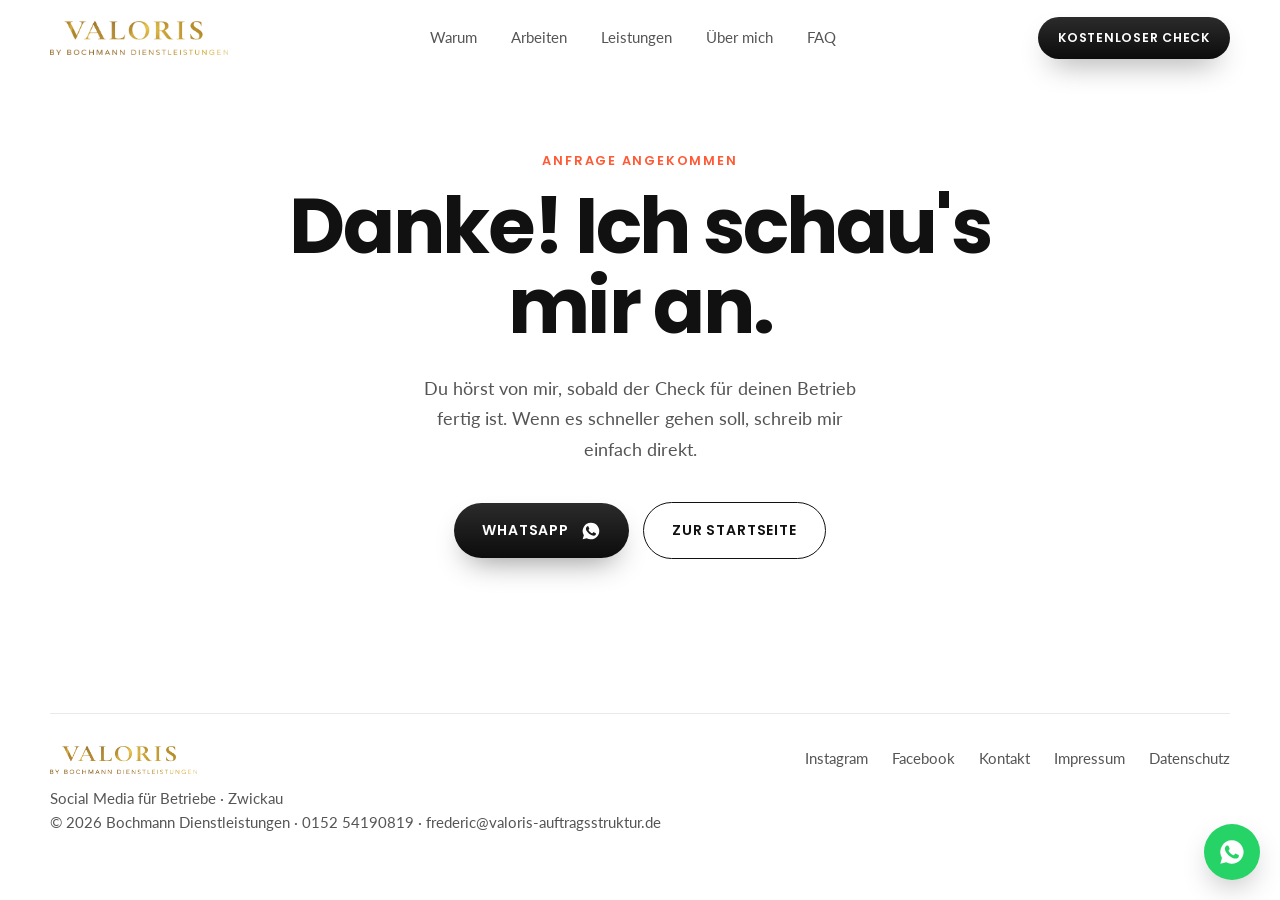
<file: check/danke.html>
<!DOCTYPE html>
<html lang="de">
<head>
<meta charset="UTF-8">
<meta name="viewport" content="width=device-width,initial-scale=1">
<title>Danke | VALORIS Online-Check</title>
<meta name="description" content="Deine Anfrage für den kostenlosen Online-Check ist angekommen.">
<meta name="theme-color" content="#ffffff">
<link rel="icon" href="../assets/v2/favicon.png">
<meta name="robots" content="noindex">
<link rel="preconnect" href="https://fonts.bunny.net" crossorigin>
<link href="https://fonts.bunny.net/css?family=poppins:500,600,700|lato:400,700&display=swap" rel="stylesheet">
<style>
:root{--ink:#111;--soft:#555;--mute:#8a8a8a;--line:#e9e9ec;--bg:#fff;--bg2:#f7f7f8;--accent:#ff5a36;--green:#1fa463;--r:22px;--ease:cubic-bezier(.22,1,.36,1)}
*{margin:0;padding:0;box-sizing:border-box}
html{scroll-behavior:smooth}
body{background:var(--bg);color:var(--ink);font-family:'Lato',sans-serif;font-size:17px;line-height:1.65;-webkit-font-smoothing:antialiased;overflow-x:hidden}
a{color:inherit;text-decoration:none}
img,video{display:block;max-width:100%}
button{font:inherit;color:inherit;background:none;border:0;cursor:pointer}
h1,h2,h3,.logo,.btn,.num{font-family:'Poppins',sans-serif}

/* NAV */
.nav{position:fixed;top:0;left:0;right:0;z-index:500;background:rgba(255,255,255,.92);backdrop-filter:blur(12px);-webkit-backdrop-filter:blur(12px);border-bottom:1px solid transparent;transition:border-color .3s}
.nav.sc{border-color:var(--line)}
.nav-in{width:min(1180px,calc(100% - 40px));margin:0 auto;height:76px;display:flex;align-items:center;justify-content:space-between}
.logo img{height:34px;width:auto}
.foot-logo{display:block;height:28px;width:auto;margin-bottom:12px}
.cta-logo{height:42px;width:auto;margin:0 auto 34px}
.mnav-logo{height:34px;width:auto;margin-bottom:24px}
.nav-links{display:flex;gap:34px;list-style:none;font-size:.95rem;color:var(--soft)}
.nav-links a:hover{color:var(--ink)}
.btn{display:inline-flex;align-items:center;gap:12px;padding:16px 28px;border-radius:999px;font-size:.88rem;font-weight:600;letter-spacing:.06em;text-transform:uppercase;transition:transform .2s var(--ease),box-shadow .25s,background .2s,color .2s}
.btn:active{transform:scale(.97)}
.btn svg{width:20px;height:20px;flex:none}
.btn-dark{background:linear-gradient(180deg,#2b2b2b,#0c0c0c);color:#fff;box-shadow:0 14px 30px -12px rgba(0,0,0,.45)}
.btn-dark:hover{box-shadow:0 18px 36px -12px rgba(0,0,0,.55)}
.btn-line{border:1.5px solid var(--ink)}
.btn-line:hover{background:var(--ink);color:#fff}
.nav .btn{padding:11px 20px;font-size:.78rem}
.ham{display:none;width:42px;height:42px;align-items:center;justify-content:center}
.ham span{display:block;width:20px;height:2px;background:var(--ink);box-shadow:0 6px 0 var(--ink),0 -6px 0 var(--ink)}
.mnav{display:none;position:fixed;inset:0;z-index:490;background:#fff;padding:110px 28px 40px;flex-direction:column}
.mnav.open{display:flex}
.mnav a{font-family:'Poppins',sans-serif;font-size:1.6rem;font-weight:600;padding:14px 0;border-bottom:1px solid var(--line)}

/* LAYOUT */
.wrap{width:min(1180px,calc(100% - 40px));margin:0 auto}
section{padding:120px 0}
.eyebrow{font-family:'Poppins',sans-serif;font-size:.8rem;font-weight:600;letter-spacing:.14em;text-transform:uppercase;color:var(--accent);margin-bottom:16px}
h2{font-size:clamp(2rem,4vw,3.1rem);font-weight:700;line-height:1.12;letter-spacing:-.02em}
.lead{color:var(--soft);font-size:1.08rem;max-width:620px;margin-top:18px}
.center{text-align:center}.center .lead{margin-left:auto;margin-right:auto}

/* HERO */
.hero{padding:150px 0 90px}
.hero-grid{display:grid;grid-template-columns:1fr 1fr;gap:64px;align-items:center}
h1{font-size:clamp(2.9rem,6vw,5rem);font-weight:700;line-height:1.04;letter-spacing:-.03em}
.hero p{color:var(--soft);font-size:1.15rem;max-width:460px;margin:26px 0 38px}
.hero-btns{display:flex;gap:14px;flex-wrap:wrap;align-items:center}
.hero-img{border-radius:28px;overflow:hidden;aspect-ratio:4/5;box-shadow:0 40px 80px -40px rgba(0,0,0,.35)}
.hero-img img{width:100%;height:100%;object-fit:cover;object-position:50% 30%}
.trust{display:flex;gap:28px;flex-wrap:wrap;margin-top:44px;color:var(--soft);font-size:.92rem}
.trust span{display:flex;align-items:center;gap:8px}
.trust svg{width:18px;height:18px;stroke:var(--accent);fill:none;stroke-width:2;stroke-linecap:round;stroke-linejoin:round}

/* JOURNEY */
.journey{background:var(--bg2)}
.j-grid{display:grid;grid-template-columns:1fr 320px 1fr;gap:56px;align-items:center;min-height:min(80vh,700px)}
.phone{position:relative;width:290px;height:590px;margin:0 auto;border-radius:44px;background:#111;padding:10px;box-shadow:0 40px 80px -40px rgba(0,0,0,.45)}
.screen{position:relative;width:100%;height:100%;border-radius:35px;overflow:hidden;background:#fff}
.notch{position:absolute;top:10px;left:50%;transform:translateX(-50%);width:88px;height:24px;border-radius:20px;background:#111;z-index:5}
.scr{position:absolute;inset:0;padding:44px 14px 14px;opacity:0;transform:translateY(12px);transition:opacity .5s var(--ease),transform .5s var(--ease);font-size:.78rem}
.scr.on{opacity:1;transform:none}
.search{display:flex;align-items:center;gap:8px;background:#f1f1f3;border-radius:12px;padding:10px 12px;margin-bottom:16px}
.search svg{width:14px;height:14px;stroke:var(--mute);fill:none;stroke-width:2}
.caret{display:inline-block;width:1.5px;height:14px;background:var(--ink);animation:blink 1s steps(1) infinite;vertical-align:middle}
@keyframes blink{50%{opacity:0}}
.res{display:flex;gap:10px;align-items:center;padding:10px;border-radius:12px;margin-bottom:8px}
.res .av{width:36px;height:36px;border-radius:50%;background:#ececef;flex:none}
.res .ln{height:8px;border-radius:4px;background:#ececef}
.res.hit{position:relative;background:#fff1ec;box-shadow:inset 0 0 0 1.5px rgba(255,90,54,.25);opacity:0;transform:translateY(8px);transition:opacity .4s var(--ease),transform .4s var(--ease)}
.res.hit.show{opacity:1;transform:none}
.tap{position:absolute;left:50%;top:50%;width:46px;height:46px;margin:-23px 0 0 -23px;border-radius:50%;background:rgba(17,17,17,.18);transform:scale(0);opacity:0}
.tap.go{animation:tap .7s var(--ease)}
@keyframes tap{0%{transform:scale(.3);opacity:1}100%{transform:scale(1.6);opacity:0}}
.call{animation:none}.alive.on .call{animation:pulse 1.6s ease-in-out .6s infinite}
@keyframes pulse{0%,100%{box-shadow:0 0 0 0 rgba(31,164,99,.45)}50%{box-shadow:0 0 0 10px rgba(31,164,99,0)}}
.step{cursor:pointer}
.res b{display:block;font-size:.8rem}.res small{color:var(--soft);font-size:.7rem}
.prof-top{display:flex;align-items:center;gap:14px;margin-bottom:10px}
.prof-top .av{width:56px;height:56px;border-radius:50%;background:#ececef;flex:none}
.stats{display:flex;gap:14px;font-size:.7rem;color:var(--soft)}
.stats b{display:block;color:var(--ink);font-size:.86rem}
.bio b{font-size:.82rem}.bio p{color:var(--soft);font-size:.72rem;line-height:1.45;margin:2px 0 10px}
.grid9{display:grid;grid-template-columns:repeat(3,1fr);gap:3px}
.grid9 i{aspect-ratio:1;background:#efeff2;display:block}
.alive .grid9 i{transform:scale(.7);opacity:0;transition:transform .45s var(--ease),opacity .45s}
.alive.on .grid9 i{transform:none;opacity:1}
.alive.on .grid9 i:nth-child(2){transition-delay:.05s}.alive.on .grid9 i:nth-child(3){transition-delay:.1s}.alive.on .grid9 i:nth-child(4){transition-delay:.15s}.alive.on .grid9 i:nth-child(5){transition-delay:.2s}.alive.on .grid9 i:nth-child(6){transition-delay:.25s}.alive.on .grid9 i:nth-child(7){transition-delay:.3s}.alive.on .grid9 i:nth-child(8){transition-delay:.35s}.alive.on .grid9 i:nth-child(9){transition-delay:.4s}
.igbar{display:flex;align-items:center;justify-content:space-between;margin:-6px 0 12px;font-size:.8rem}
.igbar svg{width:16px;height:16px;fill:none;stroke:var(--ink);stroke-width:2}.igbar svg circle{fill:var(--ink);stroke:none}
.av-stale,.av-live{display:flex;align-items:center;justify-content:center;font-family:'Poppins',sans-serif;font-weight:700;font-size:.9rem;letter-spacing:.02em}
.av-stale{background:#e4e4e8!important;color:#999}
.av-live{background:#1f3b63!important;color:#fff;box-shadow:0 0 0 2.5px #fff,0 0 0 4.5px #e1306c!important}
.av.sm{font-size:.62rem}
.stats{flex:1;justify-content:space-around;text-align:center}
.bio em{display:block;font-style:normal;color:var(--mute);font-size:.68rem}
.bio .job{color:#1f3b63;font-weight:700}
.igbtns{display:flex;gap:6px;margin:4px 0 10px}.igbtns span{flex:1;text-align:center;padding:6px;border-radius:8px;background:#efeff2;font-weight:700;font-size:.72rem}.igbtns .f{background:#0095f6;color:#fff}
.hls{display:flex;gap:10px;margin:2px 0 8px;font-size:.6rem;text-align:center;color:var(--soft)}
.hls span{display:flex;flex-direction:column;align-items:center;gap:3px}
.hls i{width:42px;height:42px;border-radius:50%;background-size:cover;background-position:center;box-shadow:inset 0 0 0 2px #fff,0 0 0 1px #d9d9de}
.tabs{display:flex;justify-content:center;border-top:1px solid #eee;padding:6px 0;margin-bottom:2px}.tabs svg{width:16px;height:16px;fill:none;stroke:var(--ink);stroke-width:1.6}
.grid9 i{background-size:cover;background-position:center}
.grid9.stale i{filter:saturate(.55) brightness(1.04) contrast(.9)}
.alive .grid9 i{background-color:#ddd}
.ctas{position:absolute;left:14px;right:14px;bottom:14px;display:flex;gap:8px}
.ctas span{flex:1;text-align:center;padding:11px;border-radius:12px;color:#fff;font-family:'Poppins',sans-serif;font-weight:600;font-size:.8rem}
.ctas .apply{background:#111}
.note{margin-top:10px;text-align:center;color:var(--mute);font-size:.7rem}
.timer{position:absolute;left:50%;top:50%;transform:translate(-50%,-50%);background:#111;color:#fff;border-radius:14px;padding:14px 20px;font-family:'Poppins',sans-serif;font-weight:600;font-size:.9rem;white-space:nowrap}
.timer b{font-size:1.3rem;font-variant-numeric:tabular-nums}
.call{background:var(--green)}
.steps{position:relative;padding-left:34px}
.steps .track{position:absolute;left:9px;top:6px;bottom:6px;width:2px;background:#ddd;border-radius:2px;overflow:hidden}
.steps .track i{display:block;width:100%;height:0;background:var(--accent);transition:height .8s var(--ease)}
.step{position:relative;padding:12px 0 22px;opacity:.35;transition:opacity .5s}
.step.on{opacity:1}
.step::before{content:'';position:absolute;left:-31px;top:18px;width:12px;height:12px;border-radius:50%;background:var(--bg2);box-shadow:inset 0 0 0 2px #bbb}
.step.on::before{background:var(--accent);box-shadow:none}
.step small{font-family:'Poppins',sans-serif;font-size:.74rem;font-weight:600;color:var(--mute)}
.step h3{font-size:1.2rem;font-weight:600;margin:2px 0 4px}
.step p{color:var(--soft);font-size:.95rem;max-width:300px}
.result{margin-top:10px;font-size:.92rem;line-height:1.8}
.result .no{color:#c0392b}.result .yes{color:var(--green)}

/* FAKTEN */
.facts{display:grid;grid-template-columns:repeat(3,1fr);gap:20px;margin-top:56px}
.fact{border:1px solid var(--line);border-radius:var(--r);padding:36px 32px;box-shadow:0 20px 40px -32px rgba(0,0,0,.25)}
.fact .tag{font-family:'Poppins',sans-serif;font-size:.78rem;font-weight:600;color:var(--accent);text-transform:uppercase;letter-spacing:.1em}
.num{font-size:clamp(3.2rem,5.4vw,4.4rem);font-weight:700;letter-spacing:-.03em;line-height:1;margin-top:18px}
.fact h3{font-size:1.1rem;font-weight:600;margin:14px 0 8px}
.fact p{color:var(--soft);font-size:.95rem}
.src{margin-top:24px;font-size:.8rem;color:var(--mute)}
.src a{text-decoration:underline;text-underline-offset:2px}

/* REELS */
.reels{display:grid;grid-template-columns:repeat(6,1fr);gap:16px;margin-top:56px}
.reel{display:block;width:100%;text-align:left}
.reel-v{position:relative;aspect-ratio:9/16;border-radius:18px;overflow:hidden;background:#eee;box-shadow:0 20px 40px -26px rgba(0,0,0,.4);transition:transform .4s var(--ease)}
.reel:hover .reel-v{transform:translateY(-4px)}
.reel-v video{width:100%;height:100%;object-fit:cover}
.play{position:absolute;right:10px;bottom:10px;width:40px;height:40px;border-radius:50%;background:#fff;display:flex;align-items:center;justify-content:center;box-shadow:0 6px 16px rgba(0,0,0,.2)}
.play svg{width:14px;height:14px;fill:var(--ink);margin-left:2px}
.reel-t{font-family:'Poppins',sans-serif;font-size:.86rem;font-weight:600;line-height:1.35;margin-top:14px}
.reel-k{font-size:.82rem;color:var(--mute)}

/* LEISTUNGEN */
.cards{display:grid;grid-template-columns:repeat(4,1fr);gap:20px;margin-top:56px}
.card{border:1px solid var(--line);border-radius:var(--r);padding:32px 28px;transition:box-shadow .3s,transform .3s var(--ease)}
.card:hover{box-shadow:0 24px 50px -30px rgba(0,0,0,.3);transform:translateY(-3px)}
.card svg{width:26px;height:26px;stroke:var(--accent);fill:none;stroke-width:1.7;stroke-linecap:round;stroke-linejoin:round;margin-bottom:26px}
.card h3{font-size:1.12rem;font-weight:600;margin-bottom:8px}
.card p{color:var(--soft);font-size:.95rem}
.card-wide{grid-column:1/-1;display:flex;justify-content:space-between;align-items:center;gap:20px;flex-wrap:wrap;background:var(--bg2);border-color:transparent}
.card-wide:hover{transform:none;box-shadow:none}

/* ÜBER MICH */
.about{display:grid;grid-template-columns:1fr 1fr;gap:80px;align-items:center}
.about-img{border-radius:28px;overflow:hidden;aspect-ratio:4/5;box-shadow:0 40px 80px -40px rgba(0,0,0,.35)}
.about-img img{width:100%;height:100%;object-fit:cover;object-position:50% 35%}
.about p{color:var(--soft);font-size:1.05rem;margin-top:18px;max-width:500px}
.about .btn{margin-top:32px}

/* FAQ */
.faq{max-width:820px;margin:48px auto 0;border-top:1px solid var(--line)}
.faq details{border-bottom:1px solid var(--line)}
.faq summary{list-style:none;cursor:pointer;display:flex;justify-content:space-between;align-items:center;gap:20px;padding:24px 0;font-family:'Poppins',sans-serif;font-weight:600;font-size:1.05rem}
.faq summary::-webkit-details-marker{display:none}
.faq summary i{flex:none;width:18px;height:18px;position:relative;transition:transform .3s var(--ease)}
.faq summary i::before,.faq summary i::after{content:'';position:absolute;left:0;top:50%;width:18px;height:2px;background:var(--ink)}
.faq summary i::after{transform:rotate(90deg)}
.faq details[open] summary i{transform:rotate(45deg)}
.faq .ans{color:var(--soft);padding:0 0 24px;max-width:680px}

/* CTA */
.cta{background:#111;color:#fff;border-radius:32px;padding:90px 48px;text-align:center}
.cta h2{color:#fff}
.cta .lead{color:#b5b5b5;margin:18px auto 0}
.cta-btns{display:flex;gap:14px;justify-content:center;flex-wrap:wrap;margin-top:40px}
.btn-white{background:#fff;color:var(--ink)}
.btn-ghost-w{border:1.5px solid rgba(255,255,255,.4);color:#fff}
.btn-ghost-w:hover{border-color:#fff}

/* LIGHTBOX / WA / FOOTER */
.lb{position:fixed;inset:0;z-index:900;background:rgba(0,0,0,.85);display:none;align-items:center;justify-content:center;padding:24px}
.lb.open{display:flex}
.lb video{max-height:88vh;max-width:min(100%,480px);border-radius:18px;background:#000}
.lb-x{position:absolute;top:18px;right:20px;color:#fff;font-family:'Poppins',sans-serif;font-size:.85rem;font-weight:600;padding:10px}
.wa{position:fixed;right:20px;bottom:20px;z-index:600;width:56px;height:56px;border-radius:50%;background:#25D366;display:flex;align-items:center;justify-content:center;box-shadow:0 12px 30px -8px rgba(0,0,0,.3)}
.wa svg{width:28px;height:28px;fill:#fff}
footer{padding:64px 0 48px;font-size:.92rem;color:var(--soft)}
.foot{display:flex;justify-content:space-between;gap:30px;flex-wrap:wrap;border-top:1px solid var(--line);padding-top:32px}
.foot .links{display:flex;gap:24px;flex-wrap:wrap}
.foot a:hover{color:var(--ink)}

/* Cookie-Banner passend */
#vcb{background:#fff!important;color:var(--soft)!important;border-top:1px solid var(--line)!important;box-shadow:0 -10px 30px rgba(0,0,0,.06)}
#vcb *{color:inherit}#vcb a{color:var(--ink)!important}
#vcb-accept,#vcb-decline{border-radius:999px!important;font-family:'Poppins',sans-serif!important;font-weight:600!important}
#vcb-accept{background:#111!important;color:#fff!important}
#vcb-decline{color:var(--ink)!important;border:1px solid var(--line)!important}

.js .rv{opacity:0;transform:translateY(24px)}

@media(max-width:1000px){
  .nav-links,.nav-in>.btn{display:none}
  .ham{display:flex}
  section{padding:84px 0}
  .hero{padding:110px 0 60px}
  .hero-grid{grid-template-columns:1fr;gap:44px}
  .j-grid{grid-template-columns:1fr;gap:44px;min-height:0}
  .phone{width:260px;height:530px}
  .facts{grid-template-columns:1fr}
  .reels{grid-template-columns:repeat(3,1fr)}
  .cards{grid-template-columns:1fr 1fr}
  .about{grid-template-columns:1fr;gap:44px}
  .cta{padding:64px 24px;border-radius:24px}
}
@media(max-width:560px){
  h1{font-size:2.7rem}
  .reels{grid-template-columns:1fr 1fr;gap:12px}
  .cards{grid-template-columns:1fr}
  .btn{padding:15px 22px}
}
@media(prefers-reduced-motion:reduce){.caret{animation:none}html{scroll-behavior:auto}}


/* Schritte rechts: Nummern-Kreise statt dünner Linie */
.steps{padding-left:58px;counter-reset:st}
.steps .track{left:15px;top:26px;bottom:auto;width:3px;background:#e6e6ea;border-radius:3px}
.steps .track i{background:linear-gradient(180deg,#ff8a6b,var(--accent));border-radius:3px;transition:height .9s cubic-bezier(.22,1,.36,1)}
.step{counter-increment:st;padding:10px 0 24px;opacity:.45;transition:opacity .5s,transform .5s cubic-bezier(.22,1,.36,1)}
.step.on{opacity:.75}.step.cur{opacity:1;transform:translateX(4px)}
.step small{display:none}
.step::before{content:counter(st);left:-58px;top:10px;width:32px;height:32px;display:grid;place-items:center;font:600 .82rem/1 'Poppins',sans-serif;color:#9a9aa2;background:#fff;box-shadow:inset 0 0 0 2px #e1e1e6;transition:background .4s,color .4s,box-shadow .4s,transform .4s cubic-bezier(.2,1.5,.4,1)}
.step.on::before{content:'✓';background:#fff;color:var(--accent);box-shadow:inset 0 0 0 2px var(--accent)}
.step.cur::before{content:counter(st);background:var(--accent);color:#fff;box-shadow:0 0 0 6px rgba(255,90,54,.15),0 8px 18px -6px rgba(255,90,54,.6);transform:scale(1.08)}
.step h3{transition:color .4s}
.step.cur h3{color:var(--ink)}
/* Handy-Infografik: lebendiger (iPhone-Look, Float, Tilt, Neon-Marker, Banner, Herzen) */
.phwrap{perspective:1200px;--rx:0deg;--ry:0deg}
.phwrap .phone{background:linear-gradient(145deg,#4a4a4e,#1d1d20 40%,#2c2c30);padding:11px;border-radius:50px;box-shadow:0 0 0 1.5px #0d0d0f,inset 0 0 0 1px rgba(255,255,255,.18),0 50px 90px -40px rgba(0,0,0,.55),0 18px 40px -20px rgba(255,90,54,.25);transform:rotateX(var(--rx)) rotateY(var(--ry));transition:transform .4s cubic-bezier(.22,1,.36,1);animation:phfloat 6s ease-in-out infinite}
.phwrap .phone::before,.phwrap .phone::after{content:'';position:absolute;width:3px;border-radius:2px;background:#2a2a2e}
.phwrap .phone::before{left:-3px;top:120px;height:56px;box-shadow:0 70px 0 #2a2a2e}
.phwrap .phone::after{right:-3px;top:150px;height:80px}
@keyframes phfloat{0%,100%{translate:0 0}50%{translate:0 -8px}}
.phwrap .screen{border-radius:40px}
.phwrap .notch{top:19px;width:84px;height:25px;border-radius:20px}
.sbar{position:absolute;left:34px;right:30px;top:20px;z-index:6;display:flex;justify-content:space-between;align-items:center;font:600 12.5px/1 -apple-system,'Helvetica Neue',Arial,sans-serif;color:#111;pointer-events:none}
.sic{display:flex;align-items:flex-end;gap:2px}.sic i{width:3px;background:#111;border-radius:1px}.sic i:nth-child(1){height:4px}.sic i:nth-child(2){height:6px}.sic i:nth-child(3){height:8px}.sic i:nth-child(4){height:10px;margin-right:5px}
.sic b{width:22px;height:11px;border-radius:3px;border:1.5px solid #111;position:relative;background:linear-gradient(90deg,#111 70%,transparent 70%);background-clip:content-box;padding:1px}
.scr{padding-top:50px;transition:opacity .55s var(--ease),transform .55s var(--ease),filter .55s var(--ease);filter:blur(6px);transform:translateY(18px) scale(.97)}
.scr.on{filter:none;transform:none}
.stale-scr.on .grid9,.stale-scr.on .prof-top,.stale-scr.on .bio{filter:grayscale(.6);transition:filter 1.2s}
.stale-scr.flick{opacity:0!important;transform:translateY(-60px) rotate(-4deg) scale(.95)!important;transition:all .45s cubic-bezier(.6,0,.8,.4)!important}
.res.hit.show{animation:hitpop .5s cubic-bezier(.2,1.5,.4,1)}
@keyframes hitpop{0%{transform:scale(.9)}100%{transform:none}}
.pmk{position:relative;display:inline-block;padding:1px 5px;border-radius:5px;transition:box-shadow .4s,background .4s}
.pmk.red.on{box-shadow:0 0 0 1.5px #ff3b30,0 0 10px rgba(255,59,48,.7),0 0 22px rgba(255,59,48,.35);background:rgba(255,59,48,.06);color:#d92d20}
.pmk.green.on{box-shadow:0 0 0 1.5px #22c55e,0 0 10px rgba(34,197,94,.7),0 0 22px rgba(34,197,94,.35);background:rgba(34,197,94,.07)}
.av-live{position:relative;isolation:isolate}
.alive .av-live::before{content:'';position:absolute;inset:-5px;border-radius:50%;background:conic-gradient(#feda75,#fa7e1e,#d62976,#962fbf,#4f5bd5,#feda75);z-index:-1;animation:ring 3s linear infinite;-webkit-mask:radial-gradient(farthest-side,transparent calc(100% - 3px),#000 calc(100% - 3px));mask:radial-gradient(farthest-side,transparent calc(100% - 3px),#000 calc(100% - 3px))}
.alive .av-live{box-shadow:0 0 0 2.5px #fff!important}
@keyframes ring{to{transform:rotate(1turn)}}
.alive.on .grid9 i{animation:tile .5s cubic-bezier(.2,1.5,.4,1) both}
@keyframes tile{0%{transform:scale(.6);opacity:0}100%{transform:none;opacity:1}}
.alive.on .grid9 i:nth-child(1){animation-delay:.05s}.alive.on .grid9 i:nth-child(2){animation-delay:.1s}.alive.on .grid9 i:nth-child(3){animation-delay:.15s}.alive.on .grid9 i:nth-child(4){animation-delay:.2s}.alive.on .grid9 i:nth-child(5){animation-delay:.25s}.alive.on .grid9 i:nth-child(6){animation-delay:.3s}.alive.on .grid9 i:nth-child(7){animation-delay:.35s}.alive.on .grid9 i:nth-child(8){animation-delay:.4s}.alive.on .grid9 i:nth-child(9){animation-delay:.45s}
.hearts{position:absolute;right:30px;bottom:70px;width:40px;height:160px;pointer-events:none}
.hearts span{position:absolute;bottom:0;left:50%;font-size:20px;color:#ff3040;animation:heart 1.8s ease-out forwards;text-shadow:0 2px 6px rgba(0,0,0,.2)}
@keyframes heart{0%{opacity:0;transform:translate(-50%,0) scale(.4)}15%{opacity:1;transform:translate(-50%,-14px) scale(1.15)}100%{opacity:0;transform:translate(calc(-50% + var(--dx)),-150px) scale(.9) rotate(var(--r))}}
.pnotes{position:absolute;left:8px;right:8px;top:44px;z-index:7;display:grid;gap:6px;pointer-events:none}
.pnotes .ios{padding:8px 10px;border-radius:15px;gap:8px;background:rgba(250,250,252,.92);box-shadow:0 10px 26px rgba(0,0,0,.22)}
.pnotes .ios .ap{width:26px;height:26px;border-radius:7px}.pnotes .ios .ap svg{width:15px;height:15px}
.pnotes .ios .tx div{font-size:10.5px}.pnotes .ios .tx p{font-size:10.5px}.pnotes .ios .tx div span{font-size:9.5px}
@media(prefers-reduced-motion:reduce){.phwrap .phone,.alive .av-live::before,.alive.on .grid9 i{animation:none}.scr{filter:none}}
</style>
<script>document.documentElement.classList.add('js')</script>
</head>
<body>

<header class="nav" id="nav">
  <div class="nav-in">
    <a href="/" class="logo"><img src="../assets/v2/valoris-logo.png" alt="VALORIS by Bochmann Dienstleistungen" width="190" height="36"></a>
    <ul class="nav-links">
      <li><a href="/#warum">Warum</a></li>
      <li><a href="/#reels">Arbeiten</a></li>
      <li><a href="/#leistungen">Leistungen</a></li>
      <li><a href="/#ueber-mich">Über mich</a></li>
      <li><a href="/#faq">FAQ</a></li>
    </ul>
    <a href="/check/" class="btn btn-dark">Kostenloser Check</a>
    <button class="ham" aria-label="Menü" onclick="document.getElementById('mnav').classList.toggle('open')"><span></span></button>
  </div>
</header>
<div class="mnav" id="mnav" onclick="this.classList.remove('open')">
  <img src="../assets/v2/valoris-logo.png" alt="VALORIS by Bochmann Dienstleistungen" class="mnav-logo" width="190" height="36">
  <a href="/#warum">Warum</a><a href="/#reels">Arbeiten</a><a href="/#leistungen">Leistungen</a><a href="/#ueber-mich">Über mich</a><a href="/#faq">FAQ</a><a href="/kontakt.html">Kontakt</a>
  <a href="/check/" class="btn btn-dark" style="margin-top:24px;justify-content:center;border:0">Kostenloser Check</a>
</div>
<section class="hero">
  <div class="wrap" style="max-width:760px;text-align:center">
    <div class="eyebrow rv">Anfrage angekommen</div>
    <h1 class="rv" style="max-width:none">Danke! Ich schau's mir an.</h1>
    <p class="rv" style="margin-left:auto;margin-right:auto">Du hörst von mir, sobald der Check für deinen Betrieb fertig ist. Wenn es schneller gehen soll, schreib mir einfach direkt.</p>
    <div class="hero-btns rv" style="justify-content:center">
      <a href="https://wa.me/4915254190819" class="btn btn-dark">WhatsApp <svg viewBox="0 0 24 24" fill="currentColor"><path d="M12 2a10 10 0 0 0-8.6 15.1L2 22l5-1.3A10 10 0 1 0 12 2Zm5.8 14.2c-.2.7-1.4 1.3-2 1.4-.5.1-1.2.1-1.9-.1-.4-.1-1-.3-1.7-.6-3-1.3-4.9-4.3-5.1-4.5-.1-.2-1.2-1.6-1.2-3.1s.8-2.2 1.1-2.5c.3-.3.6-.4.8-.4h.6c.2 0 .4 0 .6.5l.9 2.1c.1.2.1.4 0 .5l-.3.5-.4.5c-.1.1-.3.3-.1.6.2.3.8 1.3 1.7 2.1 1.2 1 2.1 1.4 2.4 1.5.3.1.5.1.6-.1l.9-1.1c.2-.3.4-.2.6-.1l2 1c.3.1.5.2.5.3.1.2.1.8-.1 1.4Z"/></svg></a>
      <a href="/" class="btn btn-line">Zur Startseite</a>
    </div>
  </div>
</section>

<footer>
  <div class="wrap foot">
    <div><img src="../assets/v2/valoris-logo.png" alt="VALORIS by Bochmann Dienstleistungen" class="foot-logo" width="160" height="31" loading="lazy">Social Media für Betriebe · Zwickau<br>© <span id="yr">2026</span> Bochmann Dienstleistungen · <a href="tel:+4915254190819">0152 54190819</a> · <a href="mailto:frederic@valoris-auftragsstruktur.de">frederic@valoris-auftragsstruktur.de</a></div>
    <div class="links">
      <a href="https://www.instagram.com/valoris_auftragsstruktur/" target="_blank" rel="noopener">Instagram</a>
      <a href="https://www.facebook.com/people/Valoris-Auftragsstruktur/61564795752910/" target="_blank" rel="noopener">Facebook</a>
      <a href="/kontakt.html">Kontakt</a>
      <a href="/impressum.html">Impressum</a>
      <a href="/datenschutz.html">Datenschutz</a>
    </div>
  </div>
</footer>
<a class="wa" href="https://wa.me/4915254190819" aria-label="WhatsApp schreiben"><svg viewBox="0 0 24 24"><path d="M12 2a10 10 0 0 0-8.6 15.1L2 22l5-1.3A10 10 0 1 0 12 2Zm5.8 14.2c-.2.7-1.4 1.3-2 1.4-.5.1-1.2.1-1.9-.1-.4-.1-1-.3-1.7-.6-3-1.3-4.9-4.3-5.1-4.5-.1-.2-1.2-1.6-1.2-3.1s.8-2.2 1.1-2.5c.3-.3.6-.4.8-.4h.6c.2 0 .4 0 .6.5l.9 2.1c.1.2.1.4 0 .5l-.3.5-.4.5c-.1.1-.3.3-.1.6.2.3.8 1.3 1.7 2.1 1.2 1 2.1 1.4 2.4 1.5.3.1.5.1.6-.1l.9-1.1c.2-.3.4-.2.6-.1l2 1c.3.1.5.2.5.3.1.2.1.8-.1 1.4Z"/></svg></a>
<script src="../assets/v2/js/gsap.min.js"></script>
<script src="../assets/v2/js/ScrollTrigger.min.js"></script>
<script>
document.getElementById('yr').textContent=new Date().getFullYear();
const nav=document.getElementById('nav');addEventListener('scroll',()=>nav.classList.toggle('sc',scrollY>10),{passive:true});
const reduce=matchMedia('(prefers-reduced-motion: reduce)').matches;
if(!window.gsap||reduce){document.querySelectorAll('.rv').forEach(el=>{el.style.opacity=1;el.style.transform='none'})}
else{gsap.registerPlugin(ScrollTrigger);gsap.utils.toArray('.rv').forEach(el=>gsap.to(el,{opacity:1,y:0,duration:.8,ease:'power3.out',scrollTrigger:{trigger:el,start:'top 90%',once:true}}));
setTimeout(()=>document.querySelectorAll('.rv').forEach(el=>{if(getComputedStyle(el).opacity==='0'&&el.getBoundingClientRect().top<innerHeight)gsap.to(el,{opacity:1,y:0,duration:.5})}),3000);}
</script>
<script src="../assets/v2/clean-url.js"></script>
</body>
</html>
</file>
<file: assets/v2/case.css>
.plate{max-width:900px;margin:40px auto 0}
.vn{display:grid;grid-template-columns:1fr 1fr;max-width:900px;margin:56px auto 0;text-align:center;font-family:'Poppins',sans-serif;font-weight:600;font-size:.82rem;letter-spacing:.14em;text-transform:uppercase}
.vn span:first-child{color:var(--soft)}.vn span:last-child{color:var(--accent)}
.vn{position:relative;align-items:end}
.vn{height:200px}
.vn>span{align-self:end}
.arrow{position:absolute;left:50%;top:0;transform:translateX(-50%);width:min(52%,440px);text-align:center;color:var(--accent)}
.arrow b{display:inline-block;background:var(--accent);color:#fff;border-radius:8px;padding:7px 16px;font-size:.82rem;font-weight:700;letter-spacing:.06em;box-shadow:0 10px 24px -10px rgba(255,90,54,.7);animation:pill 3.6s var(--ease) infinite}
.arrow svg{display:block;width:100%;height:auto;margin-top:-4px;overflow:visible;fill:none;stroke:currentColor;stroke-width:5;stroke-linecap:round;stroke-linejoin:round}
.arrow .ln{stroke-dasharray:1;stroke-dashoffset:1;animation:draw 3.6s cubic-bezier(.65,0,.35,1) infinite}
.arrow .hd{stroke-dasharray:1;stroke-dashoffset:1;animation:head 3.6s ease-out infinite}
@keyframes draw{0%{stroke-dashoffset:1;opacity:1}35%{stroke-dashoffset:0}85%{stroke-dashoffset:0;opacity:1}100%{stroke-dashoffset:0;opacity:0}}
@keyframes head{0%,33%{stroke-dashoffset:1;opacity:1}45%{stroke-dashoffset:0}85%{opacity:1;stroke-dashoffset:0}100%{opacity:0;stroke-dashoffset:0}}
@keyframes pill{0%,100%{transform:scale(1)}40%{transform:scale(1.08)}50%{transform:scale(1)}}
@media(prefers-reduced-motion:reduce){.arrow .ln,.arrow .hd,.arrow b{animation:none;stroke-dashoffset:0}}
.facts.lm{margin-top:40px}
.facts.lm .fact{background:#fff}
.lm-note{text-align:center;color:var(--soft);font-size:.85rem;margin-top:18px}
@media(max-width:600px){.vn{grid-template-columns:1fr 1fr;margin-top:40px}.vn{height:130px}.arrow{width:62%}.arrow b{font-size:.62rem;padding:5px 10px}.arrow svg{stroke-width:6}.facts.lm{grid-template-columns:repeat(3,1fr);gap:8px}.facts.lm .fact{padding:16px 12px}.facts.lm .num{font-size:2rem;margin-top:8px}.facts.lm h3{font-size:.78rem;margin:8px 0 0}.facts.lm p{display:none}.facts.lm .tag{font-size:.6rem}}
.midcta{text-align:center;margin-top:48px}
.plate img{width:100%;height:auto;display:block}
/* Reel-Ablauf (Stil Yakiv: echte Kulisse, schwebende Karte, Neon-Marker, Karaoke-UT, iOS-Banner) */
.reelwrap{display:grid;grid-template-columns:420px 1fr;gap:64px;align-items:center;max-width:1040px;margin:72px auto 0}
.stage{position:relative;aspect-ratio:9/16;border-radius:16px;overflow:hidden;background:#111;box-shadow:0 50px 90px -40px rgba(0,0,0,.6);isolation:isolate}
.stage video,.stage .bgimg{position:absolute;inset:-6%;width:112%;height:112%;object-fit:cover;filter:blur(3px) brightness(.55) saturate(1.1);z-index:-2}
.stage::after{content:'';position:absolute;inset:0;z-index:-1;background:linear-gradient(180deg,rgba(0,0,0,.45),rgba(0,0,0,0) 30%,rgba(0,0,0,0) 55%,rgba(0,0,0,.7))}
.sc-day{position:absolute;left:16px;top:16px;display:flex;align-items:center;gap:8px;font:800 15px/1 'Helvetica Neue',Arial,sans-serif;color:#fff;letter-spacing:.06em;text-shadow:0 2px 8px rgba(0,0,0,.6)}
.sc-day i{width:9px;height:9px;border-radius:50%;background:#ff3b30;box-shadow:0 0 10px #ff3b30;animation:rec 1s steps(2) infinite}
@keyframes rec{50%{opacity:.2}}
.sc-wz{position:absolute;right:14px;bottom:12px;font:700 10px/1 'Helvetica Neue',Arial,sans-serif;letter-spacing:.1em;color:rgba(255,255,255,.7)}
.persp{position:absolute;inset:0;perspective:1800px;perspective-origin:50% 40%}
.shade{position:absolute;inset:0;z-index:2;pointer-events:none;background:linear-gradient(180deg,rgba(0,0,0,0) 52%,rgba(0,0,0,.55) 68%,rgba(0,0,0,.85))}
.card3d{position:absolute;left:50%;top:41%;width:58%;transform-style:preserve-3d;transition:transform 1.1s cubic-bezier(.22,1,.36,1);will-change:transform}
.card3d .fr{position:relative;border-radius:18px;overflow:hidden;box-shadow:0 30px 60px rgba(0,0,0,.6),0 0 0 1px rgba(255,255,255,.12) inset;background:#0b0b0d}
.card3d img{display:block;width:100%;height:auto}
.card3d .fr::after{content:'';position:absolute;inset:0;background:linear-gradient(115deg,rgba(255,255,255,.16),rgba(255,255,255,0) 40%,rgba(255,255,255,.05) 85%);pointer-events:none}
.mk{position:absolute;border:2.5px solid #22c55e;border-radius:7px;box-shadow:0 0 10px #22c55e,0 0 26px #22c55e,inset 0 0 10px rgba(34,197,94,.5);opacity:0;transform:scale(1.25);transition:opacity .35s,transform .45s cubic-bezier(.2,1.5,.4,1)}
.mk.on{opacity:1;transform:none}
.mk b{position:absolute;right:-11px;top:-11px;width:22px;height:22px;border-radius:50%;background:#22c55e;color:#fff;font:900 13px/22px Arial;text-align:center;box-shadow:0 3px 10px rgba(0,0,0,.4)}
.notes{position:absolute;left:10px;right:10px;top:44px;display:grid;gap:7px;z-index:3}
.ios{display:flex;gap:10px;align-items:flex-start;padding:10px 12px;border-radius:18px;background:rgba(245,245,247,.82);-webkit-backdrop-filter:blur(18px) saturate(1.6);backdrop-filter:blur(18px) saturate(1.6);box-shadow:0 10px 30px rgba(0,0,0,.35);font-family:-apple-system,'Helvetica Neue',Arial,sans-serif;color:#111;animation:drop .55s cubic-bezier(.2,1.3,.4,1) both}
.ios.out{animation:lift .4s ease-in both}
.ios .ap{flex:none;width:30px;height:30px;border-radius:8px;display:grid;place-items:center}
.ios .ap svg{width:18px;height:18px}
.ios .igp{background:radial-gradient(circle at 30% 107%,#fdf497 0%,#fd5949 45%,#d6249f 60%,#285aeb 90%)}
.ios .wap{background:#25d366}
.ios .tx{flex:1;min-width:0;line-height:1.25}
.ios .tx div{display:flex;justify-content:space-between;font-size:12px;font-weight:700}
.ios .tx div span{font-weight:400;color:#666;font-size:11px}
.ios .tx p{font-size:12px;margin-top:1px;white-space:nowrap;overflow:hidden;text-overflow:ellipsis;color:#222}
@keyframes drop{0%{opacity:0;transform:translateY(-30px) scale(.94)}100%{opacity:1;transform:none}}
@keyframes lift{to{opacity:0;transform:translateY(-14px) scale(.96)}}
.ut{position:absolute;left:14px;right:14px;bottom:7%;text-align:center;line-height:1.02;z-index:4;text-shadow:0 4px 18px rgba(0,0,0,.8),0 1px 3px rgba(0,0,0,.9)}
.ut span{display:block;opacity:0;transform:translateY(10px) scale(.96);transition:opacity .3s,transform .45s cubic-bezier(.2,1.4,.4,1)}
.ut.on span{opacity:1;transform:none}
.ut.on span:nth-child(2){transition-delay:.18s}
.ut .s{font:800 30px/1.05 'Helvetica Neue',Arial,sans-serif;color:#fff;letter-spacing:-.5px}
.ut .k{font-family:'Instrument Serif',Georgia,serif;font-style:italic;font-size:46px;color:#f0fff4;text-shadow:0 0 16px #22c55e,0 0 40px #16a34a,0 4px 14px rgba(0,0,0,.7)}
.lack-head{margin-top:110px}
.lackvid{position:relative;aspect-ratio:9/16;border-radius:16px;overflow:hidden;background:#111;box-shadow:0 50px 90px -40px rgba(0,0,0,.6)}
.lackvid video{position:absolute;inset:0;width:100%;height:100%;object-fit:cover;display:block}
@media(max-width:860px){.lackvid{max-width:380px;width:100%;margin:0 auto}.lack-head{margin-top:80px}}
.reelside{min-width:0}.reelside .eyebrow{margin-bottom:12px}
.reelside h3{font-size:clamp(1.6rem,2.6vw,2.1rem);font-weight:700;line-height:1.15;letter-spacing:-.02em}
.kpis{margin-top:30px;display:grid;gap:12px}
.kpi{display:flex;align-items:baseline;gap:18px;padding:16px 0;border-bottom:1px solid var(--line);transition:color .3s}
.kpi .num{font-size:3.2rem;margin:0;min-width:110px;color:var(--ink);transition:color .3s}
.kpi p{color:var(--soft);font-size:1rem}
.kpi.hit .num{color:#16a34a}
.preplay{margin-top:26px;background:none;border:0;cursor:pointer;font-family:'Poppins',sans-serif;font-size:.88rem;font-weight:600;color:var(--soft);text-decoration:underline;text-underline-offset:4px;padding:0}
.preplay:hover{color:var(--ink)}
@media(max-width:860px){.reelwrap{grid-template-columns:1fr;gap:34px;margin-top:56px}.stage{max-width:380px;width:100%;margin:0 auto}.reelside{text-align:center}.kpi{justify-content:center}.kpi .num{min-width:0;font-size:2.4rem}}
@media(prefers-reduced-motion:reduce){.card3d,.mk,.ut span{transition:none}.ios{animation:none}}
.iglinks{display:flex;flex-wrap:wrap;gap:10px;margin-top:26px}
.iglink{display:inline-flex;align-items:center;gap:10px;padding:10px 16px 10px 10px;border:1px solid var(--line);border-radius:10px;background:#fff;font-family:'Poppins',sans-serif;font-size:.86rem;font-weight:600;transition:border-color .2s,transform .2s}
.iglink:hover{border-color:var(--ink);transform:translateY(-1px)}
.iglink i{width:30px;height:30px;border-radius:50%;display:grid;place-items:center;background:radial-gradient(circle at 30% 107%,#fdf497 0%,#fd5949 45%,#d6249f 60%,#285aeb 90%)}
.iglink i svg{width:16px;height:16px;fill:none;stroke:#fff;stroke-width:2}
.iglink small{display:block;font-weight:400;font-size:.74rem;color:var(--soft);line-height:1.1}
.iglink span{line-height:1.15}
.mk{border-width:2px;border-radius:6px}
.mk b{width:18px;height:18px;font-size:11px;line-height:18px;right:auto;left:calc(100% + 6px);top:50%;margin-top:-9px}
#mk6 b{left:auto;right:6px;top:6px;margin-top:0}
#mk1 b{left:auto;right:-9px;top:-9px;margin-top:0}
.preplay{display:block}
@media(max-width:860px){.iglinks{justify-content:center}.preplay{margin-left:auto;margin-right:auto}}
</file>
